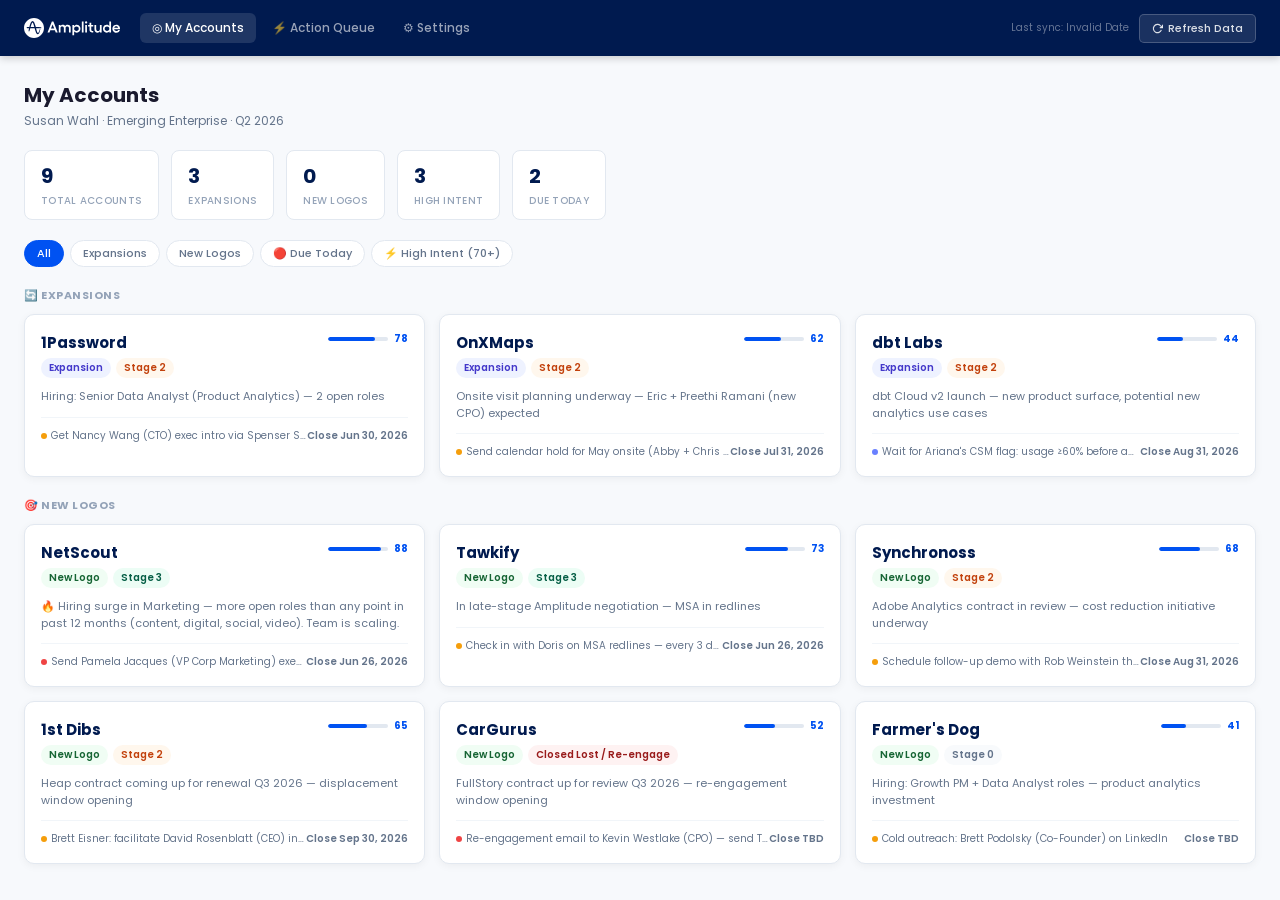
<file: index.html>
<!DOCTYPE html>
<html lang="en">
<head>
  <meta charset="UTF-8" />
  <meta name="viewport" content="width=device-width, initial-scale=1.0" />
  <title>My Accounts — Amplitude AE Dashboard</title>
  <link rel="preconnect" href="https://fonts.googleapis.com">
  <link href="https://fonts.googleapis.com/css2?family=Poppins:wght@300;400;500;600;700&display=swap" rel="stylesheet">
  <style>
/* ── Amplitude Design Tokens ─────────────────────────────────────── */
:root {
  --navy:      #001A4F;
  --blue:      #0052F2;
  --lilac:     #6980FF;
  --teal:      #00B2A9;
  --offwhite:  #F7F9FC;
  --dark:      #1A1A2E;
  --mid:       #64748B;
  --light:     #E2E8F0;
  --surface:   #fff;
  --radius:    10px;
  --shadow:    0 2px 12px rgba(0,0,0,0.07);
}

* { box-sizing: border-box; margin: 0; padding: 0; }

body {
  font-family: 'Poppins', sans-serif;
  background: var(--offwhite);
  color: var(--dark);
  min-height: 100vh;
  font-size: 13px;
}

/* ── Nav ─────────────────────────────────────────────────────────── */
.nav {
  background: var(--navy);
  padding: 0 24px;
  display: flex;
  align-items: center;
  justify-content: space-between;
  height: 56px;
  position: sticky;
  top: 0;
  z-index: 100;
  box-shadow: 0 2px 8px rgba(0,0,0,0.2);
}

.nav-logo img { height: 20px; width: auto; display: block; }

.nav-links {
  display: flex;
  align-items: center;
  gap: 4px;
}

.nav-links a {
  color: rgba(255,255,255,0.6);
  text-decoration: none;
  font-size: 12px;
  font-weight: 500;
  padding: 6px 12px;
  border-radius: 6px;
  transition: all 0.15s;
  display: flex;
  align-items: center;
  gap: 6px;
}

.nav-links a:hover { color: #fff; background: rgba(255,255,255,0.08); }
.nav-links a.active { color: #fff; background: rgba(255,255,255,0.12); }

.nav-right {
  display: flex;
  align-items: center;
  gap: 10px;
}

.refresh-btn {
  background: rgba(255,255,255,0.1);
  border: 1px solid rgba(255,255,255,0.2);
  color: rgba(255,255,255,0.85);
  font-family: 'Poppins', sans-serif;
  font-size: 11px;
  font-weight: 500;
  padding: 5px 12px;
  border-radius: 5px;
  cursor: pointer;
  display: flex;
  align-items: center;
  gap: 5px;
  transition: all 0.15s;
}
.refresh-btn:hover { background: rgba(255,255,255,0.18); }

.last-sync {
  font-size: 10px;
  color: rgba(255,255,255,0.4);
}

/* ── Page wrapper ────────────────────────────────────────────────── */
.page { padding: 24px; max-width: 1400px; margin: 0 auto; }

.page-header {
  margin-bottom: 20px;
}

.page-title {
  font-size: 20px;
  font-weight: 700;
  color: var(--dark);
}

.page-subtitle {
  font-size: 12px;
  color: var(--mid);
  margin-top: 2px;
}

/* ── Card ────────────────────────────────────────────────────────── */
.card {
  background: var(--surface);
  border-radius: var(--radius);
  box-shadow: var(--shadow);
  border: 1px solid var(--light);
}

.card-header {
  padding: 14px 18px 0;
  display: flex;
  align-items: center;
  justify-content: space-between;
}

.card-title {
  font-size: 12px;
  font-weight: 700;
  color: var(--dark);
  display: flex;
  align-items: center;
  gap: 6px;
  text-transform: uppercase;
  letter-spacing: 0.3px;
}

/* ── Badges ──────────────────────────────────────────────────────── */
.badge {
  font-size: 10px;
  font-weight: 600;
  padding: 2px 8px;
  border-radius: 20px;
  display: inline-block;
}

.badge-expansion { background: #EEF2FF; color: #4338CA; }
.badge-land      { background: #F0FDF4; color: #166534; }
.badge-stage2    { background: #FFF7ED; color: #C2410C; }
.badge-stage3    { background: #ECFDF5; color: #065F46; }
.badge-stage0    { background: #F8FAFC; color: #64748B; }
.badge-lost      { background: #FEF2F2; color: #991B1B; }

/* ── Intent score bar ────────────────────────────────────────────── */
.intent-bar {
  display: flex;
  align-items: center;
  gap: 8px;
}

.intent-track {
  flex: 1;
  height: 5px;
  background: var(--light);
  border-radius: 3px;
  overflow: hidden;
}

.intent-fill {
  height: 100%;
  border-radius: 3px;
  background: var(--blue);
}

.intent-score {
  font-size: 11px;
  font-weight: 700;
  color: var(--blue);
  min-width: 28px;
  text-align: right;
}

/* ── Urgency labels ──────────────────────────────────────────────── */
.urg-today { border-left: 3px solid #EF4444; }
.urg-week  { border-left: 3px solid #F59E0B; }
.urg-month { border-left: 3px solid #6980FF; }

.sl-today { background: #FEE2E2; color: #991B1B; font-size: 9px; font-weight: 700; padding: 2px 6px; border-radius: 3px; }
.sl-week  { background: #FEF3C7; color: #92400E; font-size: 9px; font-weight: 700; padding: 2px 6px; border-radius: 3px; }
.sl-month { background: #EEF2FF; color: #4338CA; font-size: 9px; font-weight: 700; padding: 2px 6px; border-radius: 3px; }

/* ── Buttons ─────────────────────────────────────────────────────── */
.btn {
  font-family: 'Poppins', sans-serif;
  font-weight: 600;
  border: none;
  cursor: pointer;
  border-radius: 6px;
  transition: all 0.15s;
  display: inline-flex;
  align-items: center;
  gap: 5px;
}

.btn-primary {
  background: var(--blue);
  color: #fff;
  font-size: 12px;
  padding: 8px 16px;
}
.btn-primary:hover { background: var(--navy); }

.btn-cowork {
  background: var(--blue);
  color: #fff;
  font-size: 11px;
  font-weight: 700;
  padding: 6px 12px;
  border-radius: 6px;
  border: none;
  cursor: pointer;
  font-family: 'Poppins', sans-serif;
  transition: background 0.15s;
}
.btn-cowork:hover { background: var(--navy); }
.btn-cowork.success { background: #059669; }

.btn-ghost {
  background: none;
  color: var(--mid);
  font-size: 11px;
  padding: 5px 10px;
  border: 1px solid var(--light);
}
.btn-ghost:hover { border-color: var(--blue); color: var(--blue); }

/* ── Filter chips ────────────────────────────────────────────────── */
.filters {
  display: flex;
  gap: 6px;
  flex-wrap: wrap;
  margin-bottom: 16px;
}

.chip {
  background: var(--surface);
  border: 1px solid var(--light);
  color: var(--mid);
  font-family: 'Poppins', sans-serif;
  font-size: 11px;
  font-weight: 500;
  padding: 4px 12px;
  border-radius: 20px;
  cursor: pointer;
  transition: all 0.15s;
}
.chip:hover { border-color: var(--blue); color: var(--blue); }
.chip.active { background: var(--blue); color: #fff; border-color: var(--blue); }

/* ── Modal ───────────────────────────────────────────────────────── */
.modal-overlay {
  position: fixed;
  inset: 0;
  background: rgba(10,20,50,0.45);
  z-index: 200;
  display: flex;
  align-items: center;
  justify-content: center;
  padding: 20px;
}

.modal-box {
  background: #fff;
  border-radius: 14px;
  width: 560px;
  max-width: 100%;
  box-shadow: 0 24px 64px rgba(0,0,0,0.22);
  overflow: hidden;
}

.modal-head {
  background: var(--navy);
  padding: 14px 18px;
  display: flex;
  align-items: center;
  justify-content: space-between;
}

.modal-head-title {
  color: #fff;
  font-weight: 700;
  font-size: 14px;
  display: flex;
  align-items: center;
  gap: 8px;
}

.modal-close {
  background: none;
  border: none;
  color: rgba(255,255,255,0.6);
  font-size: 22px;
  cursor: pointer;
  line-height: 1;
}

.modal-body { padding: 20px; }

.modal-cowork-btn {
  display: flex;
  align-items: center;
  justify-content: center;
  gap: 8px;
  width: 100%;
  background: var(--blue);
  color: #fff;
  font-family: 'Poppins', sans-serif;
  font-size: 13px;
  font-weight: 700;
  padding: 11px 18px;
  border-radius: 8px;
  border: none;
  cursor: pointer;
  margin-bottom: 10px;
  transition: background 0.15s;
}
.modal-cowork-btn:hover { background: var(--navy); }
.modal-cowork-btn.success { background: #059669; }

.modal-prompt-hint {
  font-size: 10px;
  color: var(--mid);
  margin-bottom: 8px;
}

.modal-prompt-text {
  background: var(--offwhite);
  border: 1px solid var(--light);
  border-radius: 7px;
  padding: 12px;
  font-size: 11px;
  line-height: 1.6;
  color: var(--dark);
  max-height: 220px;
  overflow-y: auto;
  white-space: pre-wrap;
  margin-bottom: 8px;
}

.modal-copy-btn {
  background: var(--offwhite);
  border: 1px solid var(--light);
  color: var(--mid);
  font-family: 'Poppins', sans-serif;
  font-size: 11px;
  font-weight: 600;
  padding: 6px 14px;
  border-radius: 5px;
  cursor: pointer;
}
.modal-copy-btn.copied { background: #D1FAE5; border-color: #6EE7B7; color: #065F46; }

/* ── Misc helpers ────────────────────────────────────────────────── */
.empty-state {
  text-align: center;
  padding: 60px 20px;
  color: var(--mid);
}

.empty-state h3 { font-size: 15px; margin-bottom: 6px; color: var(--dark); }
.empty-state p  { font-size: 12px; }

.dot-connected { width: 7px; height: 7px; background: #22C55E; border-radius: 50%; display: inline-block; }
.dot-error     { width: 7px; height: 7px; background: #EF4444; border-radius: 50%; display: inline-block; }
.dot-unknown   { width: 7px; height: 7px; background: #94A3B8; border-radius: 50%; display: inline-block; }

</style>
  <style>
    .accounts-grid {
      display: grid;
      grid-template-columns: repeat(auto-fill, minmax(340px, 1fr));
      gap: 14px;
    }

    .account-card {
      background: #fff;
      border-radius: 10px;
      border: 1px solid #E2E8F0;
      box-shadow: 0 2px 8px rgba(0,0,0,0.05);
      padding: 16px;
      cursor: pointer;
      transition: box-shadow 0.15s, border-color 0.15s;
      text-decoration: none;
      display: block;
      color: inherit;
    }
    .account-card:hover {
      box-shadow: 0 6px 24px rgba(0,82,242,0.1);
      border-color: #0052F2;
    }

    .account-card-top {
      display: flex;
      align-items: flex-start;
      justify-content: space-between;
      margin-bottom: 10px;
    }

    .account-name {
      font-size: 15px;
      font-weight: 700;
      color: #001A4F;
    }

    .account-meta {
      display: flex;
      gap: 5px;
      flex-wrap: wrap;
      margin-top: 4px;
    }

    .account-signal {
      margin: 10px 0;
      font-size: 11px;
      color: #64748B;
      line-height: 1.5;
      display: -webkit-box;
      -webkit-line-clamp: 2;
      -webkit-box-orient: vertical;
      overflow: hidden;
    }

    .account-card-bottom {
      display: flex;
      align-items: center;
      justify-content: space-between;
      margin-top: 12px;
      padding-top: 10px;
      border-top: 1px solid #F1F5F9;
    }

    .account-close {
      font-size: 10px;
      color: #94A3B8;
    }

    .account-close span {
      font-weight: 600;
      color: #64748B;
    }

    .intent-mini {
      display: flex;
      align-items: center;
      gap: 6px;
    }

    .intent-mini-track {
      width: 60px;
      height: 4px;
      background: #E2E8F0;
      border-radius: 3px;
      overflow: hidden;
    }

    .intent-mini-fill {
      height: 100%;
      border-radius: 3px;
      background: #0052F2;
    }

    .intent-mini-score {
      font-size: 10px;
      font-weight: 700;
      color: #0052F2;
    }

    .top-action {
      font-size: 10px;
      color: #64748B;
      display: flex;
      align-items: center;
      gap: 4px;
      flex: 1;
      min-width: 0;
    }

    .top-action-text {
      white-space: nowrap;
      overflow: hidden;
      text-overflow: ellipsis;
    }

    .urgency-dot {
      width: 6px;
      height: 6px;
      border-radius: 50%;
      flex-shrink: 0;
    }
    .urgency-dot.today { background: #EF4444; }
    .urgency-dot.week  { background: #F59E0B; }
    .urgency-dot.month { background: #6980FF; }

    .section-label {
      font-size: 11px;
      font-weight: 700;
      color: #94A3B8;
      text-transform: uppercase;
      letter-spacing: 0.5px;
      margin: 20px 0 10px;
    }

    .stat-bar {
      display: flex;
      gap: 12px;
      margin-bottom: 20px;
    }

    .stat-chip {
      background: #fff;
      border: 1px solid #E2E8F0;
      border-radius: 8px;
      padding: 10px 16px;
      display: flex;
      flex-direction: column;
      gap: 2px;
    }

    .stat-chip-val {
      font-size: 20px;
      font-weight: 700;
      color: #001A4F;
    }

    .stat-chip-label {
      font-size: 10px;
      color: #94A3B8;
      font-weight: 500;
      text-transform: uppercase;
      letter-spacing: 0.3px;
    }
  </style>
</head>
<body>
  <div id="app-nav"></div>

  <div class="page">
    <div class="page-header" style="display:flex;align-items:flex-start;justify-content:space-between;">
      <div>
        <div class="page-title">My Accounts</div>
        <div class="page-subtitle">Susan Wahl · Emerging Enterprise · Q2 2026</div>
      </div>
    </div>

    <!-- Stats -->
    <div class="stat-bar" id="statBar"></div>

    <!-- Filters -->
    <div class="filters" id="filters">
      <button class="chip active" onclick="setFilter('all', this)">All</button>
      <button class="chip" onclick="setFilter('expansion', this)">Expansions</button>
      <button class="chip" onclick="setFilter('land', this)">New Logos</button>
      <button class="chip" onclick="setFilter('today', this)">🔴 Due Today</button>
      <button class="chip" onclick="setFilter('high-intent', this)">⚡ High Intent (70+)</button>
    </div>

    <!-- Accounts grid -->
    <div id="accountsGrid"></div>
  </div>

  <div id="actionModal" style="display:none;" class="modal-overlay"></div>

  <script>
// accounts.json — written by Cowork data refresh skill
// Last updated: manually seeded
// DO NOT edit by hand — regenerated by Cowork on each refresh

const ACCOUNTS = {
  "1Password": {
    type: "Expansion", stage: "Stage 2",
    accountSummary: "Strong expansion candidate — Nancy Wang (CTO) owns AI-first mandate and the $200K ITOM use case budget. AI just approved for EU org, CSMs being onboarded. Best window in 12 months to push volume expansion + Experimentation/PSP upsell.",
    linkedin: [
      { name: "Nancy Wang", title: "Chief Technology Officer", relevance: "buyer", note: "Key exec target — needs to validate volume expansion. Spenser Skates intro TBD.", li: "#" },
      { name: "Lauren Attewell", title: "Head of Legal & Admin", relevance: "influencer", note: "Controls contract + procurement process.", li: "#" },
      { name: "Pedro Canahuati", title: "SVP Engineering", relevance: "influencer", note: "Engineering leader who owns the platform — cares about data depth.", li: "#" },
      { name: "Jeff Shiner", title: "CEO", relevance: "buyer", note: "Ultimate economic buyer for expansion of this size.", li: "#" },
      { name: "Akshay Bhargava", title: "Chief Product Officer", relevance: "influencer", note: "Product org owns Amplitude usage — potential champion if engaged.", li: "#" },
    ],
    zoominfo: {
      company: "1Password", industry: "Cybersecurity / SaaS", employees: "~800", hq: "Toronto, ON", revenue: "$320M+ ARR", funding: "Series C — $620M",
      website: "1password.com",
      techStack: [{ name: "Amplitude ✓", type: "amplitude" }, { name: "Segment", type: "normal" }, { name: "Snowflake", type: "normal" }, { name: "dbt", type: "normal" }, { name: "Looker", type: "normal" }, { name: "Pendo ⚠", type: "competitor" }, { name: "Zendesk", type: "normal" }],
      signals: [{ date: "Apr 2026", text: "Hiring: Senior Data Analyst (Product Analytics) — 2 open roles" }, { date: "Mar 2026", text: "Launched 1Password Extended Access Management — new product line" }, { date: "Feb 2026", text: "CTO Nancy Wang joined from Meta — first full quarter in seat" }]
    },
    salesforce: {
      oppName: "1Password — Platform Expansion Q2 2026", stage: "Stage 2 — Value Validation",
      closeDate: "Jun 30, 2026", lastActivity: "Apr 8, 2026",
      nextSteps: "Set up exec meeting between Nancy Wang (CTO) and Spenser Skates to validate volume expansion use case. Lauren Attewell managing legal review. Send revised order form by Apr 25.",
      activities: [{ type: "Call", date: "Apr 8", note: "Discovery with Lauren — expansion interest confirmed, legal review flagged" }, { type: "Email", date: "Mar 28", note: "Sent usage report showing 40% growth in tracked events vs contract tier" }, { type: "Meeting", date: "Mar 15", note: "QBR with Ariana (CSM) + 1Password — expansion path agreed in principle" }]
    },
    sixsense: {
      score: 78, stage: "Decision",
      personas: ["Product Analytics", "Data Engineering", "C-Suite / Finance"],
      keywords: ["product analytics platform", "user behavior tracking", "feature adoption metrics", "data warehouse analytics", "volume pricing analytics"],
      activities: [{ date: "Apr 13", type: "web", label: "Web Visit", text: "Pricing page — 4 visits this week by 3 unique users" }, { date: "Apr 11", type: "content", label: "Content", text: "Downloaded 'Scaling Analytics with Amplitude' enterprise guide" }, { date: "Apr 9", type: "search", label: "Search", text: "Researching 'amplitude enterprise pricing' + 'analytics seat pricing'" }, { date: "Apr 7", type: "web", label: "Web Visit", text: "Customer stories page — focused on security/SaaS case studies" }]
    },
    mutiny: {
      identified: true, lastSeen: "Apr 13, 2026", visits: 7,
      segment: "High-Growth SaaS — Data-Heavy Teams", persona: "Enterprise Analytics Buyer",
      pages: [{ url: "/product/analytics", personalization: "Product Analytics for Security SaaS", engagement: "high" }, { url: "/pricing", personalization: "Enterprise Volume Pricing", engagement: "high" }, { url: "/customers/security", personalization: "Security Industry Case Studies", engagement: "med" }],
      recommendation: "They've hit pricing 4x this week and read the enterprise guide. Lead your next outreach with volume pricing transparency and a side-by-side of current contract vs expansion tier. Reference Okta or Cloudflare as a security-adjacent expansion story."
    },
    buyingMap: {
      focus: ["Nancy Wang", "Akshay Bhargava", "Lauren Attewell"],
      focusNote: "At Stage 2 you need exec validation (Nancy), a product champion (Akshay), and legal coverage (Lauren) to move forward.",
      tiers: [
        { label: "C-Suite / Economic Buyers", people: [
          { name: "Nancy Wang", title: "Chief Technology Officer", role: "Economic Buyer", status: "target", priority: true, note: "First priority — needs exec intro via Spenser Skates. Not yet connected.", li: "#" },
          { name: "Jeff Shiner", title: "CEO", role: "Final Approver", status: "unknown", priority: false, note: "May be required for expansion of this size.", li: "#" },
          { name: "Akshay Bhargava", title: "Chief Product Officer", role: "Champion Candidate", status: "target", priority: true, note: "Product org owns Amplitude usage. Potential champion if engaged.", li: "#" },
        ]},
        { label: "Technical / Influencers", people: [
          { name: "Pedro Canahuati", title: "SVP Engineering", role: "Technical Evaluator", status: "unknown", priority: false, note: "Engineering platform owner. Loop in if technical objections arise.", li: "#" },
        ]},
        { label: "Legal / Procurement", people: [
          { name: "Lauren Attewell", title: "Head of Legal & Admin", role: "Gatekeeper", status: "engaged", priority: true, note: "Actively managing contract review. Relationship is solid.", li: "#" },
        ]}
      ]
    },
    nextSteps: [
      { p:1, urgency:"week", type:"call",     title:"Get Nancy Wang (CTO) exec intro via Spenser Skates",    why:"6sense: Decision stage, pricing page hit 4x this week. First full quarter as CTO — prime window to shape her Amplitude view.", who:["Susan","Spenser Skates"], action:"write-email",  cta:"Draft Intro Ask" },
      { p:2, urgency:"week", type:"email",    title:"Send Lauren Attewell revised order form w/ volume pricing options", why:"Legal review is active. Getting the order form in front of her unblocks contract progress directly.", who:["Susan"], action:"write-email", cta:"Write Email" },
      { p:3, urgency:"week", type:"linkedin", title:"Connect with Akshay Bhargava (CPO) on LinkedIn",        why:"Product org hit pricing + feature pages multiple times. CPO is the natural product champion — don't leave this uncovered.", who:["Susan"], action:"sequence",    cta:"Build Sequence" },
      { p:4, urgency:"month",type:"deck",     title:"Build expansion deck: current usage vs expansion tier",  why:"Nancy meeting needs an exec-ready story with ROI clearly laid out before she'll sponsor the expansion.", who:["Susan"], action:"deck",         cta:"Create Deck" },
    ]
  },

  "NetScout": {
    type: "New Logo", stage: "Stage 3",
    accountSummary: "$200K POC at Stage 3 — highest intent account in the book (88/100). Pamela Jacques (VP Marketing, economic buyer) approval is the gating item. ⚠️ Adobe competitive objection in Ali's inbox needs a response before the exec demo.",
    linkedin: [
      { name: "Aliasgar Amin", title: "Director, Digital Experience & Analytics", relevance: "champion", note: "Internal champion — driving the POC. Primary prospect in Outreach.", li: "https://www.linkedin.com/in/aliasgar-amin/" },
      { name: "Pamela Jacques", title: "VP, Corporate Marketing", relevance: "buyer", note: "Economic buyer — approval is gating per SF notes. Next action: exec brief + pricing conversation.", li: "https://app.zoominfo.com/#/apps/profile/person/17326059451" },
      { name: "Belinda Yung-Rubke", title: "Global VP, Area, Customer Marketing", relevance: "champion", note: "Data champion — Michael and Don report to her. Key technical sign-off on marketing use cases.", li: "https://app.zoominfo.com/#/apps/profile/person/1679298952" },
      { name: "Jean Bua", title: "CFO", relevance: "buyer", note: "Controls final budget approval. ZI accuracy score 92 — email verified. Not yet in conversation.", li: "https://app.zoominfo.com/#/apps/profile/person/1265551392" },
      { name: "Sanjay Munshi", title: "Chief Operating Officer", relevance: "influencer", note: "COO — will care about adoption and operational ROI. ZI accuracy 98.", li: "https://app.zoominfo.com/#/apps/profile/person/1324207783" },
    ],
    zoominfo: {
      company: "NETSCOUT Systems, Inc.", industry: "Networking Software / Cybersecurity", employees: "2,102", hq: "Westford, MA", revenue: "$861M (NASDAQ: NTCT)", funding: "Public — Founded 1984",
      website: "netscout.com",
      techStack: [{ name: "Tableau ⚠", type: "competitor" }, { name: "Google Analytics ⚠", type: "competitor" }, { name: "Salesforce", type: "normal" }, { name: "Marketo", type: "normal" }, { name: "AWS", type: "normal" }, { name: "ServiceNow", type: "normal" }],
      signals: [{ date: "Mar 24 '26", text: "🔥 Hiring surge in Marketing — more open roles than any point in past 12 months (content, digital, social, video). Team is scaling." }, { date: "Mar 23 '26", text: "MWC 2026: DDoS + AI-driven cybersecurity positioning. Darren Anstee quoted in Technology Magazine." }, { date: "Feb 12 '26", text: "Positioning as AI-driven defense platform for 2026 — AI security commentary from Gaurav Mohan." }]
    },
    salesforce: {
      oppName: "NETSCOUT | Land | -", stage: "Stage 3 — Business & Technical Evaluation",
      closeDate: "Jun 26, 2026", lastActivity: "Apr 14, 2026",
      nextSteps: "4.2.26 — Commercials + POC scope kick-off call with Ali Amin. Key items to confirm: economic buyer (Pamela — approval is gating), binary success criteria, committed Go/No-Go decision date, full buying committee (Marketing: Michael/Don + IT parallel demos). POC structure: 3-week POC + 90-day opt-out per Ali's request. Next: brief Pamela on pricing, schedule exec demo.",
      activities: [{ type: "Call", date: "Apr 2", note: "Commercials + POC scope kick-off with Ali. Confirmed 3-week POC + 90-day opt-out structure. Exec demo with Pamela TBD." }, { type: "Demo", date: "Mar 5", note: "Follow-up demo to finish features + demo of current analytics flow with Ali's team." }, { type: "Demo", date: "Mar 4", note: "Initial POC demo — Ali confirmed strong interest, escalating to Pamela for exec alignment." }]
    },
    sixsense: {
      score: 88, stage: "Purchase",
      personas: ["Product Management", "Data & Analytics", "Marketing / CMO"],
      keywords: ["product analytics enterprise", "user journey analytics", "amplitude vs tableau", "digital experience analytics", "POC analytics platform"],
      activities: [{ date: "Apr 14", type: "web", label: "Web Visit", text: "ROI calculator page — 2 sessions today from Westford IP" }, { date: "Apr 12", type: "content", label: "Content", text: "Watched 'Amplitude for Enterprise' webinar (full 47 min)" }, { date: "Apr 11", type: "search", label: "Search", text: "Comparing 'amplitude vs tableau for product analytics'" }, { date: "Apr 9", type: "web", label: "Web Visit", text: "Security & compliance page — 3 unique visitors" }]
    },
    mutiny: {
      identified: true, lastSeen: "Apr 14, 2026", visits: 12,
      segment: "Enterprise New Eval — High Urgency", persona: "Enterprise POC Stage",
      pages: [{ url: "/product/data-management", personalization: "Enterprise Data Governance", engagement: "high" }, { url: "/roi-calculator", personalization: "Enterprise ROI Calculator", engagement: "high" }, { url: "/security", personalization: "Enterprise Security & Compliance", engagement: "high" }],
      recommendation: "Most engaged account in your book — 12 website visits, full webinar watch. Pamela's team hit the ROI calculator today. Send exec brief TODAY with ROI estimate pre-filled for NetScout's scale. Strike while hot."
    },
    buyingMap: {
      focus: ["Pamela Jacques", "Aliasgar Amin", "Belinda Yung-Rubke"],
      focusNote: "POC stage requires your champion (Ali) driving evaluation, Belinda signing off on marketing use cases, and Pamela (VP Corp Marketing) aligned as economic buyer before you can advance.",
      tiers: [
        { label: "Economic Buyer / Exec Sponsors", people: [
          { name: "Pamela Jacques", title: "VP, Corporate Marketing", role: "Economic Buyer", status: "target", priority: true, note: "Approval is gating per SF notes. Needs exec brief + pricing conversation. ZoomInfo confirmed contact.", li: "https://app.zoominfo.com/#/apps/profile/person/17326059451" },
          { name: "Jean Bua", title: "CFO", role: "Budget Holder", status: "unknown", priority: false, note: "Final budget sign-off. ZI accuracy 92, email verified. Not yet engaged.", li: "https://app.zoominfo.com/#/apps/profile/person/1265551392" },
          { name: "Sanjay Munshi", title: "Chief Operating Officer", role: "Influencer", status: "unknown", priority: false, note: "Will weigh in on operational ROI and adoption plan.", li: "https://app.zoominfo.com/#/apps/profile/person/1324207783" },
        ]},
        { label: "Champion / Evaluation Team", people: [
          { name: "Aliasgar Amin", title: "Director, Digital Experience & Analytics", role: "Champion", status: "engaged", priority: true, note: "Primary prospect in Outreach. Driving the POC — confirmed 3-week structure + 90-day opt-out.", li: "https://www.linkedin.com/in/aliasgar-amin/" },
          { name: "Belinda Yung-Rubke", title: "Global VP, Area, Customer Marketing", role: "Technical Sign-off", status: "engaged", priority: true, note: "Data champion. Michael and Don report to her. Key gatekeeper for marketing analytics use cases.", li: "https://app.zoominfo.com/#/apps/profile/person/1679298952" },
        ]}
      ]
    },
    nextSteps: [
      { p:1, urgency:"today", type:"email",   title:"Send Pamela Jacques (VP Corp Marketing) exec brief — do this TODAY",      why:"She's the economic buyer gating the POC. Intent is high (88 score), and ZoomInfo confirms NetScout is on a marketing hiring surge right now — perfect hook for the ROI conversation.", who:["Susan"], action:"write-email", cta:"Write Email Now" },
      { p:2, urgency:"week",  type:"deck",    title:"Build POC success deck for Pamela's exec sponsorship",   why:"CMO sponsorship requires polished enterprise materials. Ali can't advance the POC without exec backing from Pamela.", who:["Susan"], action:"deck",       cta:"Create Deck" },
      { p:3, urgency:"week",  type:"meeting", title:"Schedule Belinda's team follow-up demo (week of Apr 21)", why:"POC success criteria set — demo is the next gate for technical buy-in before Pamela signs off.", who:["Susan","Becca Abusharkh"], action:"write-email", cta:"Draft Invite" },
      { p:4, urgency:"week",  type:"call",    title:"Eddie: prep technical architecture doc by Apr 18",       why:"POC requires this for Belinda's team to validate the integration plan. Hard dependency on timeline.", who:["Susan","Eddie Chiang"], action:"sfnotes", cta:"Log in SF" },
    ],
    slackContext: `From Slack (#ext-netscout-amplitude + internal DMs):
• External channel #ext-netscout-amplitude active with Ali and Eddie — Eddie shared ZoomInfo WebSights data governance doc directly with Ali
• Ali explicitly emailed requesting Becca lead the IT team demo: "the IT team requirements are very specific and nuanced, and I would highly recommend Becca being on this call"
• ⚠️ Adobe rep sent Ali a document arguing "Amplitude is not a good match for our requirements" — Ali forwarded it to Susan asking for her response. This objection needs to be addressed directly.
• SF pipeline hygiene flag: NetScout Next Steps were last updated 2026-03-05 — flagged as stale by pipeline ops`,
    gmailContext: `From Gmail:
• IT demo took place Apr 8 — Harsha Silina (NetScout IT) + 12 attendees; Shawn shared Granola notes for that meeting
• Active email thread with Ali about IT demo scheduling (Harsha Silina coordinating); Susan confirmed Becca will lead
• Amplitude + NETSCOUT workspace visits logged Apr 7 + Apr 11 — anonymous visitor activity`,
    granolaContext: `From your Granola meeting notes:
• Pamela (VP Marketing) reports directly to CEO and has veto power — "If she doesn't like something, it's an instant no"
• Ali's demo coaching: put Becca front and center for the Pamela demo; lead with AI capabilities (CEO has a company-wide AI mandate and told Ali the current stack is "getting outdated"); frame around gap analysis, NOT ROI — "sales never credits marketing anyway"
• ZoomInfo integration is NON-NEGOTIABLE — currently 20% match rate; account-level journey analysis (AT&T vs Verizon on-site behavior) is Pamela's core use case
• Bot filtering is a major pain point: 150K bot sessions/month
• POC success criteria: API delta ≤10-15%, session count parity (~120-150K sessions/month), ZoomInfo match rate
• Vendor approval process: estimated 4-6 weeks minimum; AI committee review needed for PII (workaround: opt out of AI features initially to accelerate)
• MouseFlow contract locked until Feb 2027; budget pressure — GA4 is free, must justify spend vs. Adobe Analytics
• Pamela demo targeting the week after Ali's pricing review with her; onsite at Waltham HQ floated as an option`
  },

  "Tawkify": {
    type: "New Logo", stage: "Stage 3",
    accountSummary: "$75K deal in legal — MSA in redlines with Doris. ⚡ Call with Doris happened TODAY, Kaia summary just landed. Data infrastructure is the blockers (Leo stretched thin). Close target Jun 26, CEO countersign needed.",
    linkedin: [
      { name: "Doris Lin", title: "Head of Product", relevance: "champion", note: "Main contact — driving the deal. High urgency, close date Jun 26.", li: "#" },
      { name: "Kenneth Shaw", title: "CEO & Co-Founder", relevance: "buyer", note: "Co-founder, likely final approver for $75K contract.", li: "#" },
      { name: "Michelle Jacoby", title: "COO", relevance: "buyer", note: "Operational leader — owns vendor decisions alongside Doris.", li: "#" },
    ],
    zoominfo: {
      company: "Tawkify", industry: "Consumer Marketplace / Matchmaking", employees: "~80", hq: "San Francisco, CA", revenue: "$15–30M est.", funding: "Series B — $12M",
      website: "tawkify.com",
      techStack: [{ name: "Mixpanel ⚠", type: "competitor" }, { name: "Stripe", type: "normal" }, { name: "HubSpot", type: "normal" }, { name: "Segment", type: "normal" }, { name: "AWS", type: "normal" }],
      signals: [{ date: "Apr 2026", text: "In late-stage Amplitude negotiation — MSA in redlines" }, { date: "Mar 2026", text: "Hired Head of Growth — signals investment in conversion optimization" }, { date: "Feb 2026", text: "Mixpanel contract up for renewal Q2 2026 — displacement timing now" }]
    },
    salesforce: {
      oppName: "Tawkify — New Logo $75K", stage: "Stage 3 — Legal / Negotiation",
      closeDate: "Jun 26, 2026", lastActivity: "Apr 11, 2026",
      nextSteps: "MSA in redlines with Doris. Confirm final scope (Analytics + Session Replay). Legal to review by Apr 18. Target signature Jun 20 — 1 week buffer before close date.",
      activities: [{ type: "Contract", date: "Apr 11", note: "Sent MSA + order form to Doris for legal review" }, { type: "Call", date: "Apr 4", note: "Negotiation — agreed $75K, 12-month, Analytics + Session Replay" }, { type: "Demo", date: "Mar 28", note: "Final demo with Doris + CEO Kenneth — strong close signal" }]
    },
    sixsense: {
      score: 73, stage: "Decision",
      personas: ["Product Management", "Executive / C-Suite"],
      keywords: ["amplitude pricing", "session replay analytics", "mixpanel alternative", "product analytics startup"],
      activities: [{ date: "Apr 12", type: "web", label: "Web Visit", text: "Session replay product page — 2 visits from SF IP" }, { date: "Apr 10", type: "content", label: "Content", text: "Read 'Replacing Mixpanel with Amplitude' migration guide" }, { date: "Apr 8", type: "search", label: "Search", text: "Searching 'amplitude session replay pricing'" }]
    },
    mutiny: {
      identified: true, lastSeen: "Apr 12, 2026", visits: 8,
      segment: "Mid-Market Startup — Displacement Eval", persona: "Startup Product & Exec Buyer",
      pages: [{ url: "/product/session-replay", personalization: "Session Replay for Consumer Apps", engagement: "high" }, { url: "/pricing", personalization: "Startup & Growth Pricing", engagement: "high" }, { url: "/vs/mixpanel", personalization: "Amplitude vs Mixpanel", engagement: "high" }],
      recommendation: "They're reading the Mixpanel migration guide and checking Session Replay pricing. Deal is in legal — but reinforce confidence. Send Doris a 1-pager on migration timeline + what Mixpanel customers say post-switch. Removes last-minute cold feet."
    },
    buyingMap: {
      focus: ["Doris Lin", "Kenneth Shaw"],
      focusNote: "Stage 3 — deal is in legal. Doris is your champion driving it over the line. Kenneth (CEO) needs to countersign. Keep both warm and unblock anything immediately.",
      tiers: [
        { label: "Executive / Final Approvers", people: [
          { name: "Kenneth Shaw", title: "CEO & Co-Founder", role: "Final Approver", status: "target", priority: true, note: "Co-founder sign-off required. Warm from final demo — send brief check-in.", li: "#" },
          { name: "Michelle Jacoby", title: "COO", role: "Operational Sign-off", status: "unknown", priority: false, note: "May be looped into contract review — not yet engaged directly.", li: "#" },
        ]},
        { label: "Champion / Deal Driver", people: [
          { name: "Doris Lin", title: "Head of Product", role: "Champion", status: "engaged", priority: true, note: "Driving deal through legal. High urgency — check in every 3 days max.", li: "#" },
        ]}
      ]
    },
    nextSteps: [
      { p:1, urgency:"week",  type:"email",   title:"Check in with Doris on MSA redlines — every 3 days",    why:"Stage 3 in legal. 73 intent, still reading migration guides. Check in keeps momentum and removes blockers before they stall.", who:["Susan"], action:"write-email", cta:"Write Check-in" },
      { p:2, urgency:"week",  type:"email",   title:"Send Doris: Mixpanel → Amplitude migration 1-pager",    why:"Mutiny shows she's reading migration content. Remove last-minute cold feet with a clear migration timeline + customer quote.", who:["Susan"], action:"write-email", cta:"Draft 1-Pager" },
      { p:3, urgency:"week",  type:"call",    title:"Prep Kenneth Shaw (CEO) countersign package",            why:"Stage 3 — CEO countersign required. Getting the package ready removes a delay risk at the finish line.", who:["Susan"], action:"deck",       cta:"Prep Package" },
    ],
    slackContext: `From Slack (#ext-amplitude-tawkify + internal DMs):
• External channel #ext-amplitude-tawkify exists — created for Tawkify/Arrows + Amplitude planning
• Tawkify's stated stack vision: BigQuery as single source of truth, Looker as BI tool, Amplitude as behavioral analytics layer
• Biggest pain point: manual marketing campaign tracking through Google Sheets
• Current tools: Mixpanel, Optimizely, Segment, GTM
• Key funnels to track: onboarding (both platforms), profile completion, new commerce conversion
• SF hygiene: Tawkify next steps also flagged as stale in pipeline hygiene report`,
    gmailContext: `From Gmail:
• ⚡ Call with Doris happened TODAY (Apr 14, 11am-11:20am PDT) — Outreach Kaia summary just landed in inbox. Read it before any follow-up.
• Tawkify Assistant joined the Zoom — recording likely available`,
    granolaContext: `From your Granola meeting notes:
• Doris is the champion; Leo (data engineer) is stretched thin supporting 3 areas — data infrastructure is the real blocker
• Chicken-and-egg situation: need data investment to show value, need buy-in to invest
• Previous Amplitude account hit 50K MTU limit (Nov 2025) — address this proactively in any conversation
• Susan is sending Segment integration guide + AI quick-start tool; Doris to attempt Segment connection independently`
  },

  "OnXMaps": {
    type: "Expansion", stage: "Stage 2",
    accountSummary: "Good expansion candidate — onsite being planned (target core week). Nate Crook just introduced Preethi Ramani (new CPO) to Amplitude EAB. 5 draft outreach emails to team members are ready to send. AI feature adoption at 30% vs 50% target is the gap to close.",
    linkedin: [
      { name: "Abby Minrath", title: "Director, Product Analytics", relevance: "champion", note: "Main contact — deeply aligned on expansion value.", li: "#" },
      { name: "Chris Borg", title: "VP Data & Analytics", relevance: "buyer", note: "Owns the analytics budget. Needs a compelling story.", li: "#" },
      { name: "Preethi Ramani", title: "Chief Product Officer (new)", relevance: "buyer", note: "New CPO — first 90 days. Priority exec target. Nate Crook connection.", li: "#" },
      { name: "Eric Siegfried", title: "CEO", relevance: "influencer", note: "Founder/CEO — onsite planned, validates strategic direction.", li: "#" },
    ],
    zoominfo: {
      company: "onX Maps", industry: "Outdoor Recreation / Mobile Apps", employees: "~250", hq: "Missoula, MT", revenue: "$80M+ est.", funding: "Private — PE-backed",
      website: "onxmaps.com",
      techStack: [{ name: "Amplitude ✓", type: "amplitude" }, { name: "Snowflake", type: "normal" }, { name: "dbt", type: "normal" }, { name: "Looker", type: "normal" }, { name: "Braze", type: "normal" }, { name: "AppsFlyer", type: "normal" }],
      signals: [{ date: "Apr 2026", text: "Onsite visit planning underway — Eric + Preethi Ramani (new CPO) expected" }, { date: "Mar 2026", text: "OnX Backcountry product in beta — new analytics use case" }, { date: "Feb 2026", text: "Preethi Ramani joined as CPO — reviewing product analytics stack" }]
    },
    salesforce: {
      oppName: "OnXMaps — Platform Expansion (New Products)", stage: "Stage 2 — Discovery",
      closeDate: "Jul 31, 2026", lastActivity: "Apr 7, 2026",
      nextSteps: "Schedule onsite with Abby + Chris Borg + Preethi Ramani. Nate Crook to do exec intro with Preethi before visit. Prepare product expansion use case deck for Backcountry + Hunt. Target onsite in May.",
      activities: [{ type: "Call", date: "Apr 7", note: "Check-in with Abby — onsite confirmed for late May, Preethi open to meeting" }, { type: "Email", date: "Mar 31", note: "Sent new product analytics overview — Abby shared with Chris Borg" }, { type: "Meeting", date: "Mar 20", note: "EBR with Ariana (CSM) + onX — expansion path clear" }]
    },
    sixsense: {
      score: 62, stage: "Consideration",
      personas: ["Product Analytics", "Executive / CPO"],
      keywords: ["amplitude new products", "multi-product analytics", "outdoor app analytics", "mobile analytics platform"],
      activities: [{ date: "Apr 10", type: "web", label: "Web Visit", text: "Multi-product analytics page — Preethi's team browsing" }, { date: "Apr 7", type: "content", label: "Content", text: "Read 'Scaling Analytics Across Product Lines' guide" }, { date: "Apr 4", type: "web", label: "Web Visit", text: "Amplitude for mobile apps page — 2 visits" }]
    },
    mutiny: {
      identified: true, lastSeen: "Apr 10, 2026", visits: 5,
      segment: "Current Customer — Expansion Candidate", persona: "Multi-Product Analytics Buyer",
      pages: [{ url: "/product/multi-product", personalization: "Analytics Across Product Lines", engagement: "high" }, { url: "/customers/mobile", personalization: "Mobile-First Success Stories", engagement: "med" }, { url: "/product/experiment", personalization: "Experimentation for New Products", engagement: "low" }],
      recommendation: "Preethi is browsing multi-product content — she's evaluating whether to standardize analytics across Hunt, Backcountry, and Fishing. Lead the onsite with a live demo across all 3 products. Show unified dashboards as the headline story."
    },
    buyingMap: {
      focus: ["Preethi Ramani", "Chris Borg", "Abby Minrath"],
      focusNote: "Expansion needs CPO buy-in (Preethi — new in seat, prime window), budget owner alignment (Chris), and champion enablement (Abby). Onsite is your catalyst.",
      tiers: [
        { label: "Executive Tier", people: [
          { name: "Preethi Ramani", title: "Chief Product Officer (new)", role: "Economic Buyer", status: "target", priority: true, note: "New CPO — first 90 days. Prime window for influence. Nate Crook intro key.", li: "#" },
          { name: "Eric Siegfried", title: "CEO", role: "Exec Sponsor", status: "target", priority: false, note: "Will attend onsite — relationship builder. Not a blocker but great for deal gravity.", li: "#" },
        ]},
        { label: "Budget / Analytics Leadership", people: [
          { name: "Chris Borg", title: "VP Data & Analytics", role: "Budget Owner", status: "target", priority: true, note: "Owns the analytics budget. Abby has shared deck with him — needs direct outreach.", li: "#" },
        ]},
        { label: "Champion", people: [
          { name: "Abby Minrath", title: "Director, Product Analytics", role: "Champion", status: "engaged", priority: true, note: "Your inside champion. Keep her enabled and ahead of Preethi's questions.", li: "#" },
        ]}
      ]
    },
    nextSteps: [
      { p:1, urgency:"week",  type:"meeting", title:"Send calendar hold for May onsite (Abby + Chris + Preethi)", why:"Onsite is confirmed in principle — locking the date makes it real for all three stakeholders and protects your timeline.", who:["Susan"], action:"write-email", cta:"Draft Invite" },
      { p:2, urgency:"week",  type:"call",    title:"Nate Crook: exec intro with Preethi Ramani (new CPO)",   why:"New CPO in first 90 days — this is the highest-leverage moment to shape her Amplitude story. Nate is the right connector.", who:["Susan","Nate Crook"], action:"write-email", cta:"Draft Intro Ask" },
      { p:3, urgency:"month", type:"deck",    title:"Build multi-product expansion deck for onsite",           why:"Hunt + Backcountry + Fishing — needs a unified analytics vision for Preethi. This is the centerpiece of the onsite.", who:["Susan"], action:"deck", cta:"Create Deck" },
      { p:4, urgency:"week",  type:"linkedin","title":"Direct outreach to Chris Borg (VP Data) before onsite", why:"Budget owner needs a direct touch before onsite, not just Abby relaying messages. Build the relationship now.", who:["Susan"], action:"sequence", cta:"Draft LinkedIn" },
    ],
    slackContext: `From Slack:
• Susan added onXMaps (org id 22304) to #epd-gtm-outreach for product-led outreach enablement
• Brett Eisner available to help prep for onsite — asked for access to a sheet to get familiar`,
    gmailContext: `From Gmail:
• ⚡ 5 draft emails sitting unsent to onXMaps contacts: Maria Holden (Ford partnership analytics), Karlie Hays (Fish Dashboard), Toni Kljucevic (Experiment Analysis notebook), Derrick Nguyen (running experiments but not in Amplitude Experiment), Sophie Dilzell (Full Map vs MVP test) — these are ready to send
• ⚡ Nate Crook already emailed Preethi Ramani (new CPO) Apr 13 about the Amplitude Executive Advisory Board 2026 in San Diego — exec intro is in motion`,
    granolaContext: `From your Granola meeting notes:
• Only 30% of active users are using AI features vs. a 50% target — configure AI Controls (org-level + project-level context, event taxonomy/data dictionary uploads), especially important given onX's complex subscription event definitions
• Onsite plan: model after Ariana's half-day format (general intro + AI accelerator + team-specific sessions); target an onX "core week" for maximum attendance; key to get Chris Borg there
• Slack integration needs a refresh since the AI rollout — Ariana sent the link to Abby to follow up with IT
• Next monthly agenda: align around AI roadmap + agent demos, position it for Chris's attendance`
  },

  "dbt Labs": {
    type: "Expansion", stage: "Stage 2",
    accountSummary: "Not ready for expansion pitch yet — usage at ~45%, need 60%+ before commercial push. Ariana (CSM) owns this track. Monitor for dbt Cloud v2 launch as the natural trigger. Bi-weekly sync with Kate Doebler is active.",
    linkedin: [
      { name: "Kate Doebler", title: "Head of Data & Analytics", relevance: "champion", note: "Main contact — usage depth needs to increase before expansion pitch.", li: "#" },
      { name: "Tristan Handy", title: "CEO & Founder", relevance: "buyer", note: "Founder-led — likely involved in any significant platform expansion.", li: "#" },
      { name: "Drew Banin", title: "Chief Product Officer", relevance: "influencer", note: "Product leader — owns analytics use case within dbt Cloud.", li: "#" },
    ],
    zoominfo: {
      company: "dbt Labs", industry: "Data Infrastructure / Dev Tools", employees: "~400", hq: "Philadelphia, PA (Remote)", revenue: "$100M+ ARR est.", funding: "Series D — $222M",
      website: "getdbt.com",
      techStack: [{ name: "Amplitude ✓", type: "amplitude" }, { name: "Snowflake", type: "normal" }, { name: "Looker", type: "normal" }, { name: "Segment", type: "normal" }, { name: "Linear", type: "normal" }, { name: "Slack", type: "normal" }],
      signals: [{ date: "Apr 2026", text: "dbt Cloud v2 launch — new product surface, potential new analytics use cases" }, { date: "Mar 2026", text: "Hiring: 4 Product Managers across core product + developer experience" }, { date: "Feb 2026", text: "Deepened Snowflake partnership — data infrastructure investment signals" }]
    },
    salesforce: {
      oppName: "dbt Labs — Analytics Expansion", stage: "Stage 2 — Usage Review",
      closeDate: "Aug 31, 2026", lastActivity: "Mar 25, 2026",
      nextSteps: "Hold until usage improves (Ariana's CSM review: target 60%+ feature adoption). Check in with Kate in May. Ariana to flag when threshold is hit.",
      activities: [{ type: "Call", date: "Mar 25", note: "Sync with Ariana — usage at 45%, not ready for expansion yet" }, { type: "Email", date: "Mar 10", note: "Check-in with Kate — positive but no urgency" }, { type: "Meeting", date: "Feb 28", note: "QBR — adoption gaps identified in Experiment + Pathfinder" }]
    },
    sixsense: {
      score: 44, stage: "Awareness",
      personas: ["Data Engineering", "Product Management"],
      keywords: ["amplitude features", "analytics adoption", "product analytics best practices"],
      activities: [{ date: "Apr 5", type: "web", label: "Web Visit", text: "Amplitude Academy page — 2 visits from Kate's team" }, { date: "Mar 28", type: "content", label: "Content", text: "Read 'Getting More from Amplitude' best practices guide" }]
    },
    mutiny: {
      identified: true, lastSeen: "Apr 5, 2026", visits: 3,
      segment: "Current Customer — Nurture / Adoption", persona: "Customer Success Expansion",
      pages: [{ url: "/academy", personalization: "Analytics Maturity Resources", engagement: "med" }, { url: "/product/experiment", personalization: "Experimentation Platform", engagement: "low" }],
      recommendation: "Low urgency signal — this account needs adoption work before expansion pitch. Ariana's CSM track is the right play. Check back in May when usage hopefully hits 60%+. Don't push commercially yet."
    },
    buyingMap: {
      focus: ["Kate Doebler"],
      focusNote: "Not ready for expansion commercially. Focus entirely on Kate — help her drive adoption and become the internal Amplitude champion before any commercial conversation.",
      tiers: [
        { label: "Executive Tier", people: [
          { name: "Tristan Handy", title: "CEO & Founder", role: "Final Approver", status: "unknown", priority: false, note: "Founder-led — will be involved for large expansion. Not time yet.", li: "#" },
          { name: "Drew Banin", title: "Chief Product Officer", role: "Influencer", status: "unknown", priority: false, note: "Product leader — could be an expansion champion later. Not yet engaged.", li: "#" },
        ]},
        { label: "Current Contact", people: [
          { name: "Kate Doebler", title: "Head of Data & Analytics", role: "Champion", status: "engaged", priority: true, note: "Only active contact. Usage at 45% — help her improve adoption first.", li: "#" },
        ]}
      ]
    },
    nextSteps: [
      { p:1, urgency:"month", type:"call",  title:"Wait for Ariana's CSM flag: usage ≥60% before any commercial push", why:"Premature expansion pitch at 45% usage will backfire. Ariana owns this track — let her do the work.", who:["Ariana Henck (CSM)"], action:"sfnotes", cta:"Log Note" },
      { p:2, urgency:"month", type:"email", title:"Watch dbt Cloud v2 launch — reach out when new analytics use cases emerge", why:"New product surface = new analytics complexity = natural expansion hook. Monitor and be first to connect the dots.", who:["Susan"], action:"write-email", cta:"Draft Check-in" },
    ],
    slackContext: `From Slack: No dbt Labs-specific Slack threads found in recent search.`,
    gmailContext: `From Gmail:
• Active bi-weekly sync thread with Kate Doebler (dbt Labs) — Ariana Henck is the primary Amplitude contact; Lottoland troubleshooting situation being handled (Apr 13)
• Susan CC'd on the thread — Ariana managing day-to-day`,
    granolaContext: `From your Granola meeting notes:
• No specific dbt Labs meeting notes found yet — usage data and CSM signals from Ariana are the primary intel source`
  },

  "1st Dibs": {
    type: "New Logo", stage: "Stage 2",
    accountSummary: "Good prospect — Isaac Fox is a strong champion (ex-Reverb, knows Amplitude well). Core pain: no self-serve analytics, everything goes through an analyst queue. Boss on vacation ~2 weeks, target full demo end of April. Heap renewal in Q3 creates displacement urgency.",
    linkedin: [
      { name: "Isaac Fox", title: "VP Product", relevance: "champion", note: "Main contact — engaged in discovery. Need exec buy-in above Isaac.", li: "#" },
      { name: "David Rosenblatt", title: "CEO", relevance: "buyer", note: "CEO — needs to validate the investment case.", li: "#" },
      { name: "Tom Etsy", title: "CTO", relevance: "buyer", note: "Technical decision maker — owns platform roadmap.", li: "#" },
    ],
    zoominfo: {
      company: "1stDibs", industry: "Luxury E-Commerce / Marketplace", employees: "~500", hq: "New York, NY", revenue: "$120M (NASDAQ: DIBS)", funding: "Public",
      website: "1stdibs.com",
      techStack: [{ name: "Heap ⚠", type: "competitor" }, { name: "Google Analytics ⚠", type: "competitor" }, { name: "Salesforce", type: "normal" }, { name: "Segment", type: "normal" }, { name: "Braze", type: "normal" }, { name: "AWS", type: "normal" }],
      signals: [{ date: "Apr 2026", text: "Heap contract coming up for renewal Q3 2026 — displacement window opening" }, { date: "Mar 2026", text: "New VP of Product Analytics hired — Isaac Fox's team expanding" }, { date: "Feb 2026", text: "Launched AI-powered search — new product analytics use case" }]
    },
    salesforce: {
      oppName: "1stDibs — New Logo Evaluation", stage: "Stage 2 — Discovery",
      closeDate: "Sep 30, 2026", lastActivity: "Apr 9, 2026",
      nextSteps: "Brett Eisner (overlay) to land exec meeting with David Rosenblatt. Isaac Fox to share analytics stack audit by Apr 22. Build ROI case around conversion improvement before next meeting.",
      activities: [{ type: "Call", date: "Apr 9", note: "Discovery with Isaac — Heap limitations confirmed, interest in experimentation" }, { type: "Email", date: "Apr 1", note: "Sent competitive comparison: Amplitude vs Heap" }, { type: "Meeting", date: "Mar 20", note: "Intro — identified pain around experimentation + funnel analytics" }]
    },
    sixsense: {
      score: 65, stage: "Consideration",
      personas: ["Product Analytics", "Executive / CEO"],
      keywords: ["heap alternative", "product analytics for ecommerce", "experimentation platform", "amplitude vs heap"],
      activities: [{ date: "Apr 11", type: "search", label: "Search", text: "Searching 'heap vs amplitude comparison' + 'heap alternative'" }, { date: "Apr 9", type: "web", label: "Web Visit", text: "Experimentation product page — 3 visits from NYC IP" }, { date: "Apr 7", type: "content", label: "Content", text: "Read 'Heap Migration to Amplitude' customer story" }]
    },
    mutiny: {
      identified: true, lastSeen: "Apr 11, 2026", visits: 6,
      segment: "Heap Displacement — High Consideration", persona: "E-Commerce Product Buyer",
      pages: [{ url: "/vs/heap", personalization: "Amplitude vs Heap Comparison", engagement: "high" }, { url: "/product/experiment", personalization: "Experimentation for Marketplaces", engagement: "high" }, { url: "/customers/ecommerce", personalization: "E-Commerce Case Studies", engagement: "med" }],
      recommendation: "They're actively researching Heap alternatives and reading the migration story. The Heap renewal window is Q3 — but they're researching now. Get in front of Isaac with a live demo of Experiment + a migration estimate. The timing couldn't be better."
    },
    buyingMap: {
      focus: ["Isaac Fox", "David Rosenblatt"],
      focusNote: "Need to expand beyond Isaac — executive buy-in from David (CEO) is the blocker. Brett Eisner (overlay) is your lever to get that intro. Make that happen this week.",
      tiers: [
        { label: "C-Suite / Exec", people: [
          { name: "David Rosenblatt", title: "CEO", role: "Economic Buyer", status: "target", priority: true, note: "Not yet engaged. Brett Eisner overlay should facilitate intro. Critical.", li: "#" },
          { name: "Tom Etsy", title: "CTO", role: "Technical Decision Maker", status: "unknown", priority: false, note: "Owns platform roadmap — should be looped in after exec alignment.", li: "#" },
        ]},
        { label: "Champion", people: [
          { name: "Isaac Fox", title: "VP Product", role: "Champion", status: "engaged", priority: true, note: "Your champion — engaged in discovery. Needs exec backing above him.", li: "#" },
        ]}
      ]
    },
    nextSteps: [
      { p:1, urgency:"week",  type:"call",    title:"Brett Eisner: facilitate David Rosenblatt (CEO) intro this week", why:"Exec buy-in is the #1 blocker. 65 intent, Heap renewal in Q3. If you don't get above Isaac soon, this deal drags to Q4.", who:["Susan","Brett Eisner"], action:"write-email", cta:"Draft Ask" },
      { p:2, urgency:"week",  type:"email",   title:"Follow up with Isaac Fox — analytics stack audit due Apr 22", why:"The audit is the foundation of your business case. It's late — send a nudge today.", who:["Susan"], action:"write-email", cta:"Write Follow-up" },
      { p:3, urgency:"week",  type:"deck",    title:"Build Heap displacement one-pager + ROI estimate",           why:"They're searching 'heap alternative' and Heap renewal is Q3. They need a reason to move now — give them a compelling number.", who:["Susan"], action:"deck", cta:"Create One-Pager" },
      { p:4, urgency:"month", type:"event",   title:"Invite Isaac + David to upcoming Amplitude event or exec dinner", why:"Executive relationships get built in person. An event is a low-pressure way to get David Rosenblatt into the Amplitude ecosystem.", who:["Susan","Brett Eisner"], action:"event", cta:"Draft Invite" },
    ],
    slackContext: `From Slack: No 1stDibs-specific Slack threads found in recent search.`,
    gmailContext: `From Gmail:
• Active email thread "Re: Amplitude <> 1stdibs" — Susan following up with Jodi Oprandy; Jodi appears hesitant ("Understand your hesitation"). Zach Gould (Amplitude) CC'd.
• Boss is on vacation — Isaac confirmed as main active contact`,
    granolaContext: `From your Granola meeting notes:
• Isaac Fox came from Reverb where he used Amplitude heavily — he's a known buyer and internal advocate
• Core pain: no self-serve analytics at 1stDibs; all requests go through an analyst queue — this is the primary wedge
• Demo targets: conversion funnels, user journeys, reactivation, retention
• Next step: 15-30 min pre-demo sync with Isaac + tech counterpart before full demo
• Boss is on vacation ~2 weeks — target full demo for end of April`
  },

  "Farmer's Dog": {
    type: "New Logo", stage: "Stage 0",
    accountSummary: "Cold outreach territory — no contact yet. DTC subscription brand on Mixpanel, growing fast (Series D, $168M). Best entry: Brett Podolsky (Co-Founder) via LinkedIn displacement angle, or Amelia Schroeder (Head of Product) as the analytics day-to-day owner.",
    linkedin: [
      { name: "Brett Podolsky", title: "Co-Founder & President", relevance: "buyer", note: "Co-founder — no contact yet. Good target for initial outreach.", li: "#" },
      { name: "Jonathan Regev", title: "CEO & Co-Founder", relevance: "buyer", note: "CEO — early stage, no engagement yet.", li: "#" },
      { name: "Amelia Schroeder", title: "Head of Product", relevance: "influencer", note: "Likely owns analytics + experimentation. Cold outreach target.", li: "#" },
    ],
    zoominfo: {
      company: "The Farmer's Dog", industry: "DTC / Pet Food Subscription", employees: "~500", hq: "New York, NY", revenue: "$100M+ est.", funding: "Series D — $168M",
      website: "thefarmersdog.com",
      techStack: [{ name: "Mixpanel ⚠", type: "competitor" }, { name: "Segment", type: "normal" }, { name: "Braze", type: "normal" }, { name: "Snowflake", type: "normal" }, { name: "Looker", type: "normal" }, { name: "Stripe", type: "normal" }],
      signals: [{ date: "Mar 2026", text: "Hiring: Growth PM + Data Analyst roles — product analytics investment" }, { date: "Feb 2026", text: "Expanded TV advertising — new acquisition channels, analytics complexity growing" }, { date: "Jan 2026", text: "Launched cat food product line — new user segment to analyze" }]
    },
    salesforce: {
      oppName: "Farmer's Dog — Prospecting (Stage 0)", stage: "Stage 0 — No Active Convo",
      closeDate: "TBD", lastActivity: "N/A",
      nextSteps: "No contact established. Research exec contacts at Head of Product + Data level. Identify Mixpanel pain points. Plan cold outreach targeting Brett Podolsky or Head of Product via LinkedIn.",
      activities: [{ type: "Note", date: "Apr 2026", note: "Added to book — Mixpanel displacement identified as core angle" }]
    },
    sixsense: {
      score: 41, stage: "Awareness",
      personas: ["Product Management", "Growth / Marketing"],
      keywords: ["mixpanel pricing", "product analytics alternatives", "subscription analytics"],
      activities: [{ date: "Apr 6", type: "web", label: "Web Visit", text: "Amplitude home page — 1 visit from NYC IP" }, { date: "Mar 30", type: "search", label: "Search", text: "Searching 'mixpanel pricing 2026'" }]
    },
    mutiny: {
      identified: false, lastSeen: null, visits: 1,
      segment: "Unknown — Early Stage", persona: "Not yet identified",
      pages: [{ url: "/", personalization: "Homepage (generic)", engagement: "low" }],
      recommendation: "Not yet identified on website and minimal intent signal. This is a cold account. Best angle: cold LinkedIn outreach to Brett Podolsky referencing Mixpanel pricing pain + Farmer's Dog growth trajectory. Mention DTC brands like Daily Harvest or Hungryroot as similar wins."
    },
    buyingMap: {
      focus: ["Brett Podolsky"],
      focusNote: "Stage 0 — no contacts established yet. Start with Brett (President) or Head of Product via cold LinkedIn outreach. Identify a champion before anything else.",
      tiers: [
        { label: "Best Cold Outreach Targets", people: [
          { name: "Brett Podolsky", title: "Co-Founder & President", role: "Economic Buyer", status: "unknown", priority: true, note: "Best outreach target — operator background, will understand analytics value.", li: "#" },
          { name: "Jonathan Regev", title: "CEO & Co-Founder", role: "Final Approver", status: "unknown", priority: false, note: "CEO — can loop in after champion is established.", li: "#" },
          { name: "Amelia Schroeder", title: "Head of Product", role: "Champion Candidate", status: "unknown", priority: true, note: "Likely owns analytics day-to-day. Good secondary cold target.", li: "#" },
        ]}
      ]
    },
    nextSteps: [
      { p:1, urgency:"week",  type:"linkedin", title:"Cold outreach: Brett Podolsky (Co-Founder) on LinkedIn", why:"No contact yet. Mixpanel displacement angle — reference their DTC growth + new cat food line as reason analytics is getting complex.", who:["Susan"], action:"sequence", cta:"Build Sequence" },
      { p:2, urgency:"week",  type:"linkedin", title:"Cold outreach: Amelia Schroeder (Head of Product)",       why:"Alternative entry point — she likely owns analytics day-to-day and will feel the Mixpanel pain most acutely.", who:["Susan"], action:"write-email", cta:"Draft Message" },
      { p:3, urgency:"month", type:"event",    title:"Invite Brett to an upcoming Amplitude event or webinar",  why:"Stage 0 cold accounts warm up faster through events. Low commitment ask, high brand impression.", who:["Susan"], action:"event", cta:"Draft Invite" },
    ],
    granolaContext: `From your Granola meeting notes:
• Stage 0 — no meetings yet. No Granola notes for this account.`
  },

  "CarGurus": {
    type: "New Logo", stage: "Closed Lost / Re-engage",
    accountSummary: "Re-engagement play — lost to FullStory Nov 2025 (gap: session replay depth, now closed). FullStory contract up Q3 2026. Currently showing high intent — Kevin Westlake (CPO) searching 'FullStory alternative' right now. Strike before Q3 renewal locks them in.",
    linkedin: [
      { name: "Sam Zales", title: "President & COO", relevance: "influencer", note: "Operations leader — went with FullStory, may re-engage if pain resurfaces.", li: "#" },
      { name: "Kevin Westlake", title: "Chief Product Officer", relevance: "buyer", note: "CPO — likely owns analytics vendor decision.", li: "#" },
    ],
    zoominfo: {
      company: "CarGurus", industry: "Automotive / Marketplace", employees: "~1,000", hq: "Cambridge, MA", revenue: "$870M (NASDAQ: CARG)", funding: "Public",
      website: "cargurus.com",
      techStack: [{ name: "FullStory ⚠", type: "competitor" }, { name: "Google Analytics ⚠", type: "competitor" }, { name: "Salesforce", type: "normal" }, { name: "Snowflake", type: "normal" }, { name: "AWS", type: "normal" }],
      signals: [{ date: "Apr 2026", text: "FullStory contract up for review Q3 2026 — re-engagement window opening" }, { date: "Mar 2026", text: "CarGurus Finance product launched — new analytics complexity" }, { date: "Jan 2026", text: "Prior eval: went with FullStory; gap was session replay depth at time" }]
    },
    salesforce: {
      oppName: "CarGurus — Re-Engagement 2026", stage: "Closed Lost — Monitoring",
      closeDate: "TBD", lastActivity: "Nov 2025",
      nextSteps: "Monitor FullStory renewal timing (est. Q3 2026). Build re-engagement sequence leading with new Session Replay + Amplitude CDP capabilities — directly address gaps from last eval. Target Q2 2026 for first re-touch.",
      activities: [{ type: "Note", date: "Nov 2025", note: "Closed Lost — went with FullStory. Gap: session replay capabilities." }, { type: "Note", date: "Oct 2025", note: "Final eval — strong on analytics, FullStory won on session replay depth" }]
    },
    sixsense: {
      score: 52, stage: "Consideration",
      personas: ["Product Management", "Executive / CPO"],
      keywords: ["fullstory alternatives", "session replay product analytics", "amplitude session replay", "analytics platform comparison"],
      activities: [{ date: "Apr 13", type: "search", label: "Search", text: "Searching 'fullstory alternative 2026' + 'amplitude session replay'" }, { date: "Apr 10", type: "web", label: "Web Visit", text: "Session Replay product page — 2 visits from Cambridge IP" }]
    },
    mutiny: {
      identified: true, lastSeen: "Apr 13, 2026", visits: 3,
      segment: "Re-Engagement — Researching Alternatives", persona: "Re-Eval Buyer",
      pages: [{ url: "/product/session-replay", personalization: "Session Replay Comparison", engagement: "high" }, { url: "/vs/fullstory", personalization: "Amplitude vs FullStory", engagement: "high" }],
      recommendation: "They're back and searching 'FullStory alternative' — this is your re-engagement signal. Don't wait for Q3. Send Kevin Westlake a personalized note: 'Saw you're evaluating options — wanted to show you how much Session Replay has evolved since we last spoke.' Short, direct, timely."
    },
    buyingMap: {
      focus: ["Kevin Westlake"],
      focusNote: "Re-engagement. Kevin (CPO) is the right re-entry point — directly owns the analytics vendor decision. Lead with what's changed since last eval (Session Replay + CDP).",
      tiers: [
        { label: "Decision Makers", people: [
          { name: "Kevin Westlake", title: "Chief Product Officer", role: "Decision Maker", status: "target", priority: true, note: "CPO — owns the vendor decision. Re-engagement target based on FullStory alt search.", li: "#" },
          { name: "Sam Zales", title: "President & COO", role: "Economic Buyer", status: "unknown", priority: false, note: "Was involved last time. May need to re-engage as deal progresses.", li: "#" },
        ]}
      ]
    },
    nextSteps: [
      { p:1, urgency:"today", type:"email",   title:"Re-engagement email to Kevin Westlake (CPO) — send TODAY", why:"Searching 'FullStory alternative' right now. Mutiny + 6sense both lit up. This is a live signal — don't wait for Q3.", who:["Susan"], action:"write-email", cta:"Write Email Now" },
      { p:2, urgency:"week",  type:"deck",    title:"Build re-engagement deck: what's changed since last eval",  why:"FullStory won on session replay depth last time. That gap is closed. Show exactly what's new — make it impossible to ignore.", who:["Susan"], action:"deck", cta:"Create Deck" },
    ],
    granolaContext: `From your Granola meeting notes:
• No current meeting notes for CarGurus — closed lost in Nov 2025, went with FullStory. Re-engagement window opening as FullStory contract approaches Q3 2026 renewal.`
  },

  "Synchronoss": {
    type: "New Logo", stage: "Stage 2",
    accountSummary: "Good prospect with a live displacement angle — Adobe Analytics contract in review + cost reduction initiative underway. Rob Weinstein is the champion, Surge (his boss) is the real decision-maker. Demo with Surge + Heather being scheduled with Eddie.",
    linkedin: [
      { name: "Rob Weinstein", title: "VP Product Management", relevance: "champion", note: "Main contact — positive initial conversations. Follow-up demo to schedule.", li: "#" },
      { name: "Jeff Miller", title: "CEO", relevance: "buyer", note: "CEO — needs to be looped in for any enterprise commitment.", li: "#" },
      { name: "Taylor Greenwald", title: "Chief Digital Officer", relevance: "buyer", note: "Digital transformation lead — strong business case fit.", li: "#" },
    ],
    zoominfo: {
      company: "Synchronoss Technologies", industry: "Cloud / Telecom Software", employees: "~1,200", hq: "Bridgewater, NJ", revenue: "$160M (NASDAQ: SNCR)", funding: "Public",
      website: "synchronoss.com",
      techStack: [{ name: "Adobe Analytics ⚠", type: "competitor" }, { name: "Salesforce", type: "normal" }, { name: "AWS", type: "normal" }, { name: "Azure", type: "normal" }, { name: "Marketo", type: "normal" }],
      signals: [{ date: "Apr 2026", text: "Adobe Analytics contract in review — cost reduction initiative underway" }, { date: "Mar 2026", text: "New personal cloud product line launching — analytics use case expanding" }, { date: "Feb 2026", text: "Rob Weinstein promoted to VP — first full quarter in role" }]
    },
    salesforce: {
      oppName: "Synchronoss — New Logo Eval", stage: "Stage 2 — Discovery",
      closeDate: "Aug 31, 2026", lastActivity: "Mar 30, 2026",
      nextSteps: "Schedule follow-up demo with Rob + team. Focus on Adobe Analytics displacement story — cost + capability gap. Get Taylor Greenwald (CDO) looped in before formal proposal.",
      activities: [{ type: "Call", date: "Mar 30", note: "Discovery with Rob — Adobe pain confirmed. Scheduling follow-up demo." }, { type: "Email", date: "Mar 22", note: "Sent Amplitude vs Adobe Analytics comparison + ROI case studies" }, { type: "Meeting", date: "Mar 10", note: "Intro — Adobe contract coming up, evaluating alternatives" }]
    },
    sixsense: {
      score: 68, stage: "Consideration",
      personas: ["Product Management", "Digital / CDO", "Executive"],
      keywords: ["adobe analytics alternative", "product analytics for telecom", "amplitude vs adobe", "digital experience analytics"],
      activities: [{ date: "Apr 12", type: "search", label: "Search", text: "Searching 'adobe analytics replacement' + 'amplitude enterprise'" }, { date: "Apr 9", type: "web", label: "Web Visit", text: "Enterprise product page — 3 visits from NJ IP" }, { date: "Apr 6", type: "content", label: "Content", text: "Downloaded 'Adobe Analytics Migration Guide'" }]
    },
    mutiny: {
      identified: true, lastSeen: "Apr 12, 2026", visits: 5,
      segment: "Adobe Displacement — Active Eval", persona: "Enterprise Migration Buyer",
      pages: [{ url: "/vs/adobe", personalization: "Amplitude vs Adobe Analytics", engagement: "high" }, { url: "/product/analytics", personalization: "Product Analytics for Enterprise", engagement: "med" }, { url: "/migrate", personalization: "Migration Resources", engagement: "high" }],
      recommendation: "They downloaded the Adobe migration guide — this is the clearest displacement signal you have. Schedule the follow-up demo this week, lead with the migration story + cost comparison. Taylor (CDO) is the right exec to brief first given digital transformation ownership."
    },
    buyingMap: {
      focus: ["Rob Weinstein", "Taylor Greenwald"],
      focusNote: "Follow-up demo with Rob is the immediate action. Get Taylor (CDO) looped in before any formal proposal — digital transformation ownership makes this her decision.",
      tiers: [
        { label: "Executive / Digital Leadership", people: [
          { name: "Taylor Greenwald", title: "Chief Digital Officer", role: "Economic Buyer", status: "target", priority: true, note: "CDO owns digital transformation — should receive exec brief before proposal.", li: "#" },
          { name: "Jeff Miller", title: "CEO", role: "Final Approver", status: "unknown", priority: false, note: "Will be involved for enterprise commitment. Not yet engaged.", li: "#" },
        ]},
        { label: "Champion / Evaluation", people: [
          { name: "Rob Weinstein", title: "VP Product Management", role: "Champion", status: "engaged", priority: true, note: "Main contact. Follow-up demo to schedule ASAP — strong engagement signal.", li: "#" },
        ]}
      ]
    },
    nextSteps: [
      { p:1, urgency:"week",  type:"meeting", title:"Schedule follow-up demo with Rob Weinstein this week",   why:"Downloaded the Adobe migration guide — strongest intent signal you have. Don't wait. Book the demo before the signal cools.", who:["Susan"], action:"write-email", cta:"Draft Invite" },
      { p:2, urgency:"week",  type:"email",   title:"Send Taylor Greenwald (CDO) exec brief before formal proposal", why:"CDO owns digital transformation — she'll be the economic buyer. Get in front of her before Rob brings in a proposal.", who:["Susan"], action:"write-email", cta:"Write Email" },
      { p:3, urgency:"month", type:"deck",    title:"Build Adobe Analytics displacement business case + migration plan", why:"Adobe contract in review — they need a clear alternative. Cost + capability comparison with migration timeline will close this.", who:["Susan"], action:"deck", cta:"Create Deck" },
    ],
    slackContext: `From Slack (internal DMs with Eddie):
• Eddie Chiang coordinating dry run: internal dry run + external dry run + official demo for Synchronoss
• Eddie noted Synchronoss overlaps with his existing call with Sally — listen-only for Eddie on initial call`,
    gmailContext: `From Gmail: No Synchronoss-specific emails found in recent search.`,
    granolaContext: `From your Granola meeting notes:
• Rob Weinstein is champion; Surge (Rob's boss) is the key decision-maker
• Surge currently uses Glean + static CSVs — Rob is making the case for purpose-built analytics
• Demo focus: Global Agent, MCP (Teams integration is highest priority), dashboard generation
• Next step: Schedule demo with Surge and Heather; Eddie doing a 15-min dry run the day before`
  }
};

const LAST_REFRESH = {
  timestamp: "{}", 
  sources: {
    salesforce: { status: "connected", lastSync: null },
    sixsense:   { status: "connected", lastSync: null },
    mutiny:     { status: "connected", lastSync: null },
    granola:    { status: "connected", lastSync: null },
    gmail:      { status: "connected", lastSync: null }
  }
};

</script>
  <script>
// nav.js — shared nav component injected into every page

const LOGO_SRC = "[data-uri]";

const SKILL_LINKS = {
  'write-email':      'claude://skill/sales:draft-outreach',
  'sequence':         'claude://skill/sales:draft-outreach',
  'call-prep':        'claude://skill/sales:call-prep',
  'call-summary':     'claude://skill/sales:call-summary',
  'battlecard':       'claude://skill/sales:competitive-intelligence',
  'expansion-intel':  'claude://skill/amplitude-expansion-intel',
  'account-research': 'claude://skill/sales:account-research',
  'sfnotes':          'claude://skill/sf-next-steps-updater',
  'deck':             'claude://skill/amplitude-deck',
  'event':            'claude://',
  'contacts':         'claude://skill/zoominfo-prospecting',
};

function injectNav(activePage) {
  const lastSync = (typeof LAST_REFRESH !== 'undefined' && LAST_REFRESH.timestamp)
    ? new Date(LAST_REFRESH.timestamp).toLocaleString('en-US', { month:'short', day:'numeric', hour:'numeric', minute:'2-digit' })
    : 'Never synced';

  const pages = [
    { id: 'index',   label: 'My Accounts', icon: '◎', href: 'index.html' },
    { id: 'queue',   label: 'Action Queue', icon: '⚡', href: 'queue.html' },
    { id: 'settings',label: 'Settings',    icon: '⚙', href: 'settings.html' },
  ];

  const links = pages.map(p => {
    const cls = p.id === activePage ? 'active' : '';
    return `<a href="${p.href}" class="${cls}">${p.icon} ${p.label}</a>`;
  }).join('');

  document.getElementById('app-nav').innerHTML = `
    <nav class="nav">
      <div style="display:flex;align-items:center;gap:20px;">
        <a href="index.html" style="display:flex;align-items:center;">
          <img src="${LOGO_SRC}" alt="Amplitude" style="height:20px;width:auto;" />
        </a>
        <div class="nav-links">${links}</div>
      </div>
      <div class="nav-right">
        <span class="last-sync">Last sync: ${lastSync}</span>
        <button class="refresh-btn" onclick="openRefresh()">
          <svg width="11" height="11" viewBox="0 0 24 24" fill="none" stroke="currentColor" stroke-width="2.5"><polyline points="23 4 23 10 17 10"/><path d="M20.49 15a9 9 0 1 1-2.12-9.36L23 10"/></svg>
          Refresh Data
        </button>
      </div>
    </nav>
  `;
}

function openRefresh() {
  window.location.href = 'claude://skill/amplitude-expansion-intel';
}

// ── Action Modal ──────────────────────────────────────────────────
let _currentSkillLink = 'claude://';
let _currentPrompt = '';

function injectModal() {
  const div = document.createElement('div');
  div.id = 'actionModal';
  div.style.display = 'none';
  div.className = 'modal-overlay';
  div.onclick = (e) => { if (e.target === div) closeModal(); };
  div.innerHTML = `
    <div class="modal-box">
      <div class="modal-head">
        <div class="modal-head-title">
          <span id="modalEmoji">⚡</span>
          <span id="modalTitle">Action</span>
        </div>
        <button class="modal-close" onclick="closeModal()">×</button>
      </div>
      <div class="modal-body">
        <button class="modal-cowork-btn" id="modalCoworkBtn" onclick="openInCowork()">
          <svg width="15" height="15" viewBox="0 0 24 24" fill="none" stroke="currentColor" stroke-width="2.5"><path d="M18 13v6a2 2 0 0 1-2 2H5a2 2 0 0 1-2-2V8a2 2 0 0 1 2-2h6"/><polyline points="15 3 21 3 21 9"/><line x1="10" y1="14" x2="21" y2="3"/></svg>
          Open in Cowork
        </button>
        <div class="modal-prompt-hint">Prompt auto-copies when you click above — just paste in Cowork</div>
        <div class="modal-prompt-text" id="modalPrompt"></div>
        <button class="modal-copy-btn" id="modalCopyBtn" onclick="copyModalPrompt()">Copy prompt</button>
      </div>
    </div>
  `;
  document.body.appendChild(div);
}

function openAction(actionId, acct, title, prompt) {
  _currentSkillLink = SKILL_LINKS[actionId] || 'claude://';
  _currentPrompt = prompt;
  document.getElementById('modalEmoji').textContent = '⚡';
  document.getElementById('modalTitle').textContent = title || actionId;
  document.getElementById('modalPrompt').textContent = prompt;
  document.getElementById('modalCoworkBtn').className = 'modal-cowork-btn';
  document.getElementById('modalCoworkBtn').innerHTML = `
    <svg width="15" height="15" viewBox="0 0 24 24" fill="none" stroke="currentColor" stroke-width="2.5"><path d="M18 13v6a2 2 0 0 1-2 2H5a2 2 0 0 1-2-2V8a2 2 0 0 1 2-2h6"/><polyline points="15 3 21 3 21 9"/><line x1="10" y1="14" x2="21" y2="3"/></svg>
    Open in Cowork`;
  document.getElementById('modalCopyBtn').textContent = 'Copy prompt';
  document.getElementById('modalCopyBtn').classList.remove('copied');
  document.getElementById('actionModal').style.display = 'flex';
}

function closeModal() {
  document.getElementById('actionModal').style.display = 'none';
}

function openInCowork() {
  const btn = document.getElementById('modalCoworkBtn');
  const a = document.createElement('a');
  a.href = _currentSkillLink;
  a.style.display = 'none';
  document.body.appendChild(a);
  a.click();
  document.body.removeChild(a);
  navigator.clipboard.writeText(_currentPrompt).catch(() => {});
  btn.classList.add('success');
  btn.innerHTML = `<svg width="15" height="15" viewBox="0 0 24 24" fill="none" stroke="currentColor" stroke-width="2.5"><polyline points="20 6 9 17 4 12"/></svg> Copied! Opening Cowork…`;
  setTimeout(() => {
    btn.classList.remove('success');
    btn.innerHTML = `<svg width="15" height="15" viewBox="0 0 24 24" fill="none" stroke="currentColor" stroke-width="2.5"><path d="M18 13v6a2 2 0 0 1-2 2H5a2 2 0 0 1-2-2V8a2 2 0 0 1 2-2h6"/><polyline points="15 3 21 3 21 9"/><line x1="10" y1="14" x2="21" y2="3"/></svg> Open in Cowork`;
  }, 3000);
}

function copyModalPrompt() {
  navigator.clipboard.writeText(_currentPrompt).then(() => {
    const btn = document.getElementById('modalCopyBtn');
    btn.textContent = '✓ Copied!';
    btn.classList.add('copied');
    setTimeout(() => { btn.textContent = 'Copy prompt'; btn.classList.remove('copied'); }, 2500);
  });
}

</script>
  <script>
    let activeFilter = 'all';

    function setFilter(f, el) {
      activeFilter = f;
      document.querySelectorAll('.chip').forEach(c => c.classList.remove('active'));
      el.classList.add('active');
      renderGrid();
    }

    function getStageClass(stage) {
      if (!stage) return 'badge-stage0';
      if (stage.includes('3')) return 'badge-stage3';
      if (stage.includes('2')) return 'badge-stage2';
      if (stage.includes('0')) return 'badge-stage0';
      if (stage.toLowerCase().includes('lost')) return 'badge-lost';
      return 'badge-stage2';
    }

    function renderStats() {
      const accounts = Object.entries(ACCOUNTS);
      const expansions = accounts.filter(([,d]) => d.type === 'Expansion').length;
      const lands = accounts.filter(([,d]) => d.type === 'Land').length;
      const highIntent = accounts.filter(([,d]) => d.sixsense && d.sixsense.score >= 70).length;
      const todayActions = accounts.filter(([,d]) =>
        d.nextSteps && d.nextSteps.some(s => s.urgency === 'today')
      ).length;

      document.getElementById('statBar').innerHTML = [
        { val: accounts.length, label: 'Total Accounts' },
        { val: expansions, label: 'Expansions' },
        { val: lands, label: 'New Logos' },
        { val: highIntent, label: 'High Intent' },
        { val: todayActions, label: 'Due Today' },
      ].map(s => `
        <div class="stat-chip">
          <div class="stat-chip-val">${s.val}</div>
          <div class="stat-chip-label">${s.label}</div>
        </div>
      `).join('');
    }

    function renderGrid() {
      const grid = document.getElementById('accountsGrid');
      let accounts = Object.entries(ACCOUNTS);

      // Filter
      if (activeFilter === 'expansion') accounts = accounts.filter(([,d]) => d.type === 'Expansion');
      if (activeFilter === 'land') accounts = accounts.filter(([,d]) => d.type === 'Land');
      if (activeFilter === 'today') accounts = accounts.filter(([,d]) =>
        d.nextSteps && d.nextSteps.some(s => s.urgency === 'today'));
      if (activeFilter === 'high-intent') accounts = accounts.filter(([,d]) =>
        d.sixsense && d.sixsense.score >= 70);

      // Sort by intent score desc
      accounts.sort(([,a], [,b]) => (b.sixsense?.score || 0) - (a.sixsense?.score || 0));

      if (!accounts.length) {
        grid.innerHTML = `<div class="empty-state"><h3>No accounts match this filter</h3><p>Try changing the filter above.</p></div>`;
        return;
      }

      // Group by type
      const expansions = accounts.filter(([,d]) => d.type === 'Expansion');
      const lands = accounts.filter(([,d]) => d.type !== 'Expansion');

      let html = '';
      if (expansions.length && (activeFilter === 'all' || activeFilter === 'expansion')) {
        html += `<div class="section-label">🔄 Expansions</div><div class="accounts-grid">`;
        html += expansions.map(([name, d]) => accountCard(name, d)).join('');
        html += `</div>`;
      }
      if (lands.length && (activeFilter === 'all' || activeFilter === 'land')) {
        html += `<div class="section-label">🎯 New Logos</div><div class="accounts-grid">`;
        html += lands.map(([name, d]) => accountCard(name, d)).join('');
        html += `</div>`;
      }
      if (activeFilter !== 'all' && activeFilter !== 'expansion' && activeFilter !== 'land') {
        html += `<div class="accounts-grid">`;
        html += accounts.map(([name, d]) => accountCard(name, d)).join('');
        html += `</div>`;
      }

      grid.innerHTML = html;
    }

    function accountCard(name, d) {
      const score = d.sixsense?.score || 0;
      const stage = d.stage || '';
      const topSignal = d.zoominfo?.signals?.[0]?.text || d.accountSummary?.substring(0, 100) || '—';
      const topStep = d.nextSteps?.[0];
      const closeDate = d.salesforce?.closeDate ? `Close ${d.salesforce.closeDate}` : '';
      const urg = topStep?.urgency || 'month';

      return `
        <a class="account-card" href="account.html?account=${encodeURIComponent(name)}">
          <div class="account-card-top">
            <div>
              <div class="account-name">${name}</div>
              <div class="account-meta">
                <span class="badge ${d.type === 'Expansion' ? 'badge-expansion' : 'badge-land'}">${d.type}</span>
                <span class="badge ${getStageClass(stage)}">${stage}</span>
              </div>
            </div>
            <div class="intent-mini">
              <div class="intent-mini-track">
                <div class="intent-mini-fill" style="width:${score}%"></div>
              </div>
              <div class="intent-mini-score">${score}</div>
            </div>
          </div>
          <div class="account-signal">${topSignal}</div>
          <div class="account-card-bottom">
            ${topStep ? `
              <div class="top-action">
                <div class="urgency-dot ${urg}"></div>
                <div class="top-action-text">${topStep.title}</div>
              </div>
            ` : '<div class="top-action">No pending actions</div>'}
            <div class="account-close">${closeDate ? `<span>${closeDate}</span>` : ''}</div>
          </div>
        </a>
      `;
    }

    // Init
    injectNav('index');
    injectModal();
    renderStats();
    renderGrid();
  </script>
</body>
</html>
</file>
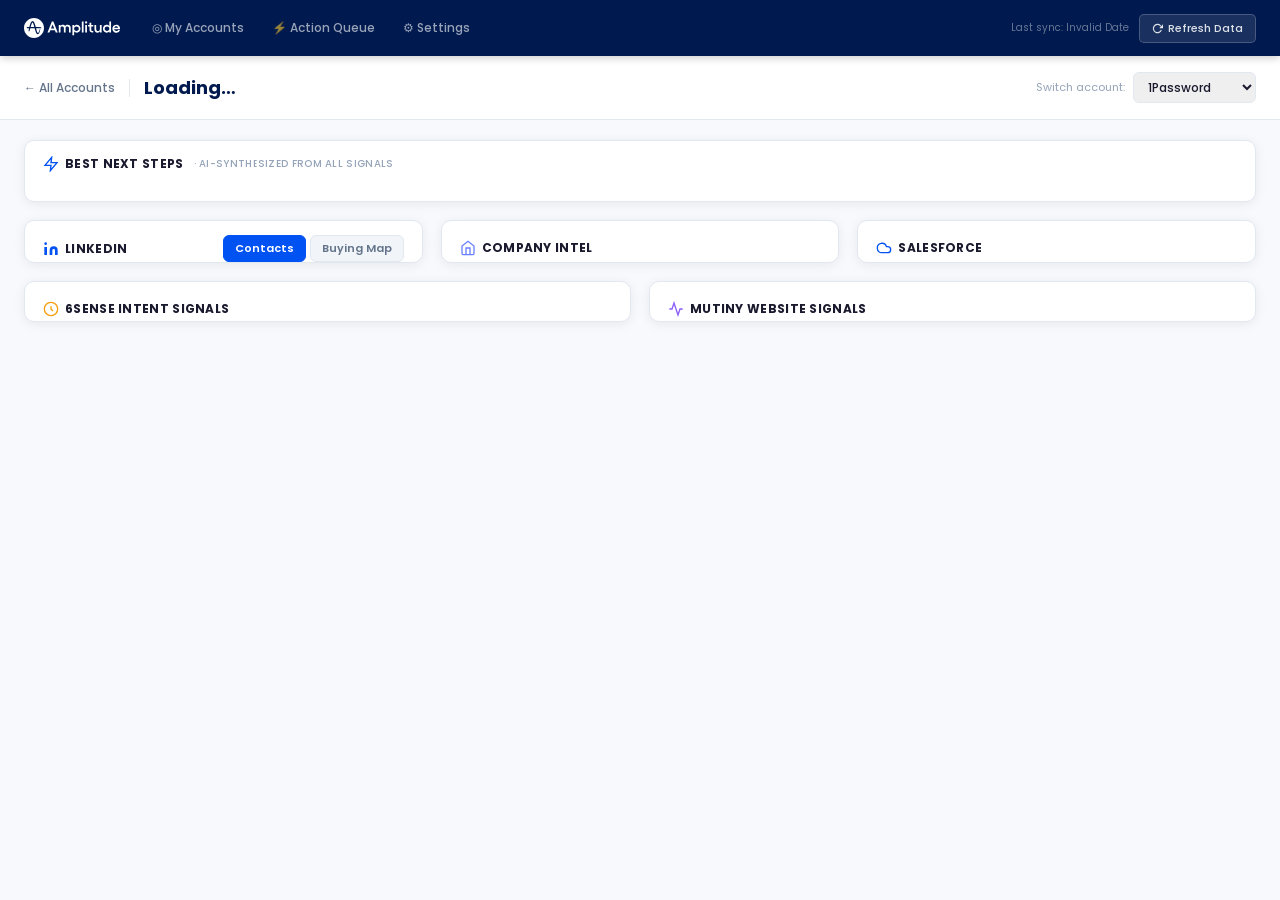
<file: account.html>
<!DOCTYPE html>
<html lang="en">
<head>
  <meta charset="UTF-8" />
  <meta name="viewport" content="width=device-width, initial-scale=1.0" />
  <title>Account Detail — Amplitude AE Dashboard</title>
  <link rel="preconnect" href="https://fonts.googleapis.com">
  <link href="https://fonts.googleapis.com/css2?family=Poppins:wght@300;400;500;600;700&display=swap" rel="stylesheet">
  <style>
/* ── Amplitude Design Tokens ─────────────────────────────────────── */
:root {
  --navy:      #001A4F;
  --blue:      #0052F2;
  --lilac:     #6980FF;
  --teal:      #00B2A9;
  --offwhite:  #F7F9FC;
  --dark:      #1A1A2E;
  --mid:       #64748B;
  --light:     #E2E8F0;
  --surface:   #fff;
  --radius:    10px;
  --shadow:    0 2px 12px rgba(0,0,0,0.07);
}

* { box-sizing: border-box; margin: 0; padding: 0; }

body {
  font-family: 'Poppins', sans-serif;
  background: var(--offwhite);
  color: var(--dark);
  min-height: 100vh;
  font-size: 13px;
}

/* ── Nav ─────────────────────────────────────────────────────────── */
.nav {
  background: var(--navy);
  padding: 0 24px;
  display: flex;
  align-items: center;
  justify-content: space-between;
  height: 56px;
  position: sticky;
  top: 0;
  z-index: 100;
  box-shadow: 0 2px 8px rgba(0,0,0,0.2);
}

.nav-logo img { height: 20px; width: auto; display: block; }

.nav-links {
  display: flex;
  align-items: center;
  gap: 4px;
}

.nav-links a {
  color: rgba(255,255,255,0.6);
  text-decoration: none;
  font-size: 12px;
  font-weight: 500;
  padding: 6px 12px;
  border-radius: 6px;
  transition: all 0.15s;
  display: flex;
  align-items: center;
  gap: 6px;
}

.nav-links a:hover { color: #fff; background: rgba(255,255,255,0.08); }
.nav-links a.active { color: #fff; background: rgba(255,255,255,0.12); }

.nav-right {
  display: flex;
  align-items: center;
  gap: 10px;
}

.refresh-btn {
  background: rgba(255,255,255,0.1);
  border: 1px solid rgba(255,255,255,0.2);
  color: rgba(255,255,255,0.85);
  font-family: 'Poppins', sans-serif;
  font-size: 11px;
  font-weight: 500;
  padding: 5px 12px;
  border-radius: 5px;
  cursor: pointer;
  display: flex;
  align-items: center;
  gap: 5px;
  transition: all 0.15s;
}
.refresh-btn:hover { background: rgba(255,255,255,0.18); }

.last-sync {
  font-size: 10px;
  color: rgba(255,255,255,0.4);
}

/* ── Page wrapper ────────────────────────────────────────────────── */
.page { padding: 24px; max-width: 1400px; margin: 0 auto; }

.page-header {
  margin-bottom: 20px;
}

.page-title {
  font-size: 20px;
  font-weight: 700;
  color: var(--dark);
}

.page-subtitle {
  font-size: 12px;
  color: var(--mid);
  margin-top: 2px;
}

/* ── Card ────────────────────────────────────────────────────────── */
.card {
  background: var(--surface);
  border-radius: var(--radius);
  box-shadow: var(--shadow);
  border: 1px solid var(--light);
}

.card-header {
  padding: 14px 18px 0;
  display: flex;
  align-items: center;
  justify-content: space-between;
}

.card-title {
  font-size: 12px;
  font-weight: 700;
  color: var(--dark);
  display: flex;
  align-items: center;
  gap: 6px;
  text-transform: uppercase;
  letter-spacing: 0.3px;
}

/* ── Badges ──────────────────────────────────────────────────────── */
.badge {
  font-size: 10px;
  font-weight: 600;
  padding: 2px 8px;
  border-radius: 20px;
  display: inline-block;
}

.badge-expansion { background: #EEF2FF; color: #4338CA; }
.badge-land      { background: #F0FDF4; color: #166534; }
.badge-stage2    { background: #FFF7ED; color: #C2410C; }
.badge-stage3    { background: #ECFDF5; color: #065F46; }
.badge-stage0    { background: #F8FAFC; color: #64748B; }
.badge-lost      { background: #FEF2F2; color: #991B1B; }

/* ── Intent score bar ────────────────────────────────────────────── */
.intent-bar {
  display: flex;
  align-items: center;
  gap: 8px;
}

.intent-track {
  flex: 1;
  height: 5px;
  background: var(--light);
  border-radius: 3px;
  overflow: hidden;
}

.intent-fill {
  height: 100%;
  border-radius: 3px;
  background: var(--blue);
}

.intent-score {
  font-size: 11px;
  font-weight: 700;
  color: var(--blue);
  min-width: 28px;
  text-align: right;
}

/* ── Urgency labels ──────────────────────────────────────────────── */
.urg-today { border-left: 3px solid #EF4444; }
.urg-week  { border-left: 3px solid #F59E0B; }
.urg-month { border-left: 3px solid #6980FF; }

.sl-today { background: #FEE2E2; color: #991B1B; font-size: 9px; font-weight: 700; padding: 2px 6px; border-radius: 3px; }
.sl-week  { background: #FEF3C7; color: #92400E; font-size: 9px; font-weight: 700; padding: 2px 6px; border-radius: 3px; }
.sl-month { background: #EEF2FF; color: #4338CA; font-size: 9px; font-weight: 700; padding: 2px 6px; border-radius: 3px; }

/* ── Buttons ─────────────────────────────────────────────────────── */
.btn {
  font-family: 'Poppins', sans-serif;
  font-weight: 600;
  border: none;
  cursor: pointer;
  border-radius: 6px;
  transition: all 0.15s;
  display: inline-flex;
  align-items: center;
  gap: 5px;
}

.btn-primary {
  background: var(--blue);
  color: #fff;
  font-size: 12px;
  padding: 8px 16px;
}
.btn-primary:hover { background: var(--navy); }

.btn-cowork {
  background: var(--blue);
  color: #fff;
  font-size: 11px;
  font-weight: 700;
  padding: 6px 12px;
  border-radius: 6px;
  border: none;
  cursor: pointer;
  font-family: 'Poppins', sans-serif;
  transition: background 0.15s;
}
.btn-cowork:hover { background: var(--navy); }
.btn-cowork.success { background: #059669; }

.btn-ghost {
  background: none;
  color: var(--mid);
  font-size: 11px;
  padding: 5px 10px;
  border: 1px solid var(--light);
}
.btn-ghost:hover { border-color: var(--blue); color: var(--blue); }

/* ── Filter chips ────────────────────────────────────────────────── */
.filters {
  display: flex;
  gap: 6px;
  flex-wrap: wrap;
  margin-bottom: 16px;
}

.chip {
  background: var(--surface);
  border: 1px solid var(--light);
  color: var(--mid);
  font-family: 'Poppins', sans-serif;
  font-size: 11px;
  font-weight: 500;
  padding: 4px 12px;
  border-radius: 20px;
  cursor: pointer;
  transition: all 0.15s;
}
.chip:hover { border-color: var(--blue); color: var(--blue); }
.chip.active { background: var(--blue); color: #fff; border-color: var(--blue); }

/* ── Modal ───────────────────────────────────────────────────────── */
.modal-overlay {
  position: fixed;
  inset: 0;
  background: rgba(10,20,50,0.45);
  z-index: 200;
  display: flex;
  align-items: center;
  justify-content: center;
  padding: 20px;
}

.modal-box {
  background: #fff;
  border-radius: 14px;
  width: 560px;
  max-width: 100%;
  box-shadow: 0 24px 64px rgba(0,0,0,0.22);
  overflow: hidden;
}

.modal-head {
  background: var(--navy);
  padding: 14px 18px;
  display: flex;
  align-items: center;
  justify-content: space-between;
}

.modal-head-title {
  color: #fff;
  font-weight: 700;
  font-size: 14px;
  display: flex;
  align-items: center;
  gap: 8px;
}

.modal-close {
  background: none;
  border: none;
  color: rgba(255,255,255,0.6);
  font-size: 22px;
  cursor: pointer;
  line-height: 1;
}

.modal-body { padding: 20px; }

.modal-cowork-btn {
  display: flex;
  align-items: center;
  justify-content: center;
  gap: 8px;
  width: 100%;
  background: var(--blue);
  color: #fff;
  font-family: 'Poppins', sans-serif;
  font-size: 13px;
  font-weight: 700;
  padding: 11px 18px;
  border-radius: 8px;
  border: none;
  cursor: pointer;
  margin-bottom: 10px;
  transition: background 0.15s;
}
.modal-cowork-btn:hover { background: var(--navy); }
.modal-cowork-btn.success { background: #059669; }

.modal-prompt-hint {
  font-size: 10px;
  color: var(--mid);
  margin-bottom: 8px;
}

.modal-prompt-text {
  background: var(--offwhite);
  border: 1px solid var(--light);
  border-radius: 7px;
  padding: 12px;
  font-size: 11px;
  line-height: 1.6;
  color: var(--dark);
  max-height: 220px;
  overflow-y: auto;
  white-space: pre-wrap;
  margin-bottom: 8px;
}

.modal-copy-btn {
  background: var(--offwhite);
  border: 1px solid var(--light);
  color: var(--mid);
  font-family: 'Poppins', sans-serif;
  font-size: 11px;
  font-weight: 600;
  padding: 6px 14px;
  border-radius: 5px;
  cursor: pointer;
}
.modal-copy-btn.copied { background: #D1FAE5; border-color: #6EE7B7; color: #065F46; }

/* ── Misc helpers ────────────────────────────────────────────────── */
.empty-state {
  text-align: center;
  padding: 60px 20px;
  color: var(--mid);
}

.empty-state h3 { font-size: 15px; margin-bottom: 6px; color: var(--dark); }
.empty-state p  { font-size: 12px; }

.dot-connected { width: 7px; height: 7px; background: #22C55E; border-radius: 50%; display: inline-block; }
.dot-error     { width: 7px; height: 7px; background: #EF4444; border-radius: 50%; display: inline-block; }
.dot-unknown   { width: 7px; height: 7px; background: #94A3B8; border-radius: 50%; display: inline-block; }

</style>
  <style>
.nav-logo { display: flex; align-items: center; gap: 9px; flex-shrink: 0; }
.nav-logo span { color: #fff; font-weight: 700; font-size: 16px; }
.sf-status { display: flex; align-items: center; gap: 6px; background: rgba(105,128,255,0.15); border: 1px solid rgba(105,128,255,0.35); border-radius: 20px; padding: 4px 12px; }
.sf-dot { width: 7px; height: 7px; border-radius: 50%; background: #6980FF; }
.sf-label { color: #fff; font-size: 11px; font-weight: 500; }
.sync-btn { background: rgba(255,255,255,0.1); border: 1px solid rgba(255,255,255,0.2); color: rgba(255,255,255,0.85); font-family:'Poppins',sans-serif; font-size: 11px; font-weight: 500; padding: 5px 12px; border-radius: 5px; cursor: pointer; display:flex;align-items:center;gap:5px; }
.sync-btn:hover { background: rgba(255,255,255,0.18); }
.sync-btn.loading { opacity: 0.6; pointer-events: none; }
.filter-chip { background: #F1F5F9; border: 1px solid #E2E8F0; color: #64748B; font-family:'Poppins',sans-serif; font-size: 11px; font-weight: 500; padding: 4px 11px; border-radius: 20px; cursor: pointer; }
.filter-chip:hover { border-color: #0052F2; color: #0052F2; background: #EFF4FF; }
.filter-chip.active { background: #0052F2; color: #fff; border-color: #0052F2; }
.context-bar { background: #001A4F; padding: 10px 24px 12px; display: flex; flex-direction: column; gap: 6px; }
.context-bar-row { display: flex; align-items: center; gap: 14px; flex-wrap: wrap; }
.main { padding: 20px 24px; display: grid; grid-template-columns: repeat(6, 1fr); gap: 18px; }
.col-2 { grid-column: span 2; }
.col-3 { grid-column: span 3; }
.li-btn { display: inline-flex; align-items: center; gap: 4px; background: #0052F2; color: #fff; font-size: 10px; font-weight: 600; font-family:'Poppins',sans-serif; padding: 4px 9px; border-radius: 5px; text-decoration: none; white-space: nowrap; flex-shrink: 0; }
.li-btn:hover { background: #001A4F; }
.add-contact-btn { width: 100%; margin-top: 10px; background: none; border: 1px dashed #CBD5E1; color: #94A3B8; font-family:'Poppins',sans-serif; font-size: 11px; padding: 7px; border-radius: 6px; cursor: pointer; }
.add-contact-btn:hover { border-color: #0052F2; color: #0052F2; background: #F0F4FF; }
.li-tabs { display: flex; gap: 4px; }
.li-tab { background: #F1F5F9; border: 1px solid #E2E8F0; color: #64748B; font-family:'Poppins',sans-serif; font-size: 11px; font-weight: 600; padding: 4px 11px; border-radius: 6px; cursor: pointer; transition: all 0.15s; }
.li-tab:hover { border-color: #0052F2; color: #0052F2; background: #EFF4FF; }
.li-tab.active { background: #0052F2; color: #fff; border-color: #0052F2; }
.involve-banner { background: #001A4F; border-radius: 8px; padding: 11px 14px; margin-bottom: 14px; border: 1px solid rgba(105,128,255,0.3); }
.involve-title { font-size: 10px; font-weight: 700; color: rgba(255,255,255,0.7); text-transform: uppercase; letter-spacing: 0.6px; margin-bottom: 6px; }
.involve-people { display: flex; flex-wrap: wrap; gap: 6px; margin-bottom: 6px; }
.involve-chip { display: inline-flex; align-items: center; gap: 5px; background: rgba(255,255,255,0.18); border: 1px solid rgba(255,255,255,0.3); color: #fff; font-size: 11px; font-weight: 600; padding: 3px 10px; border-radius: 20px; }
.involve-chip::before { content: ''; width: 5px; height: 5px; border-radius: 50%; background: #6980FF; flex-shrink: 0; }
.involve-note { font-size: 11px; color: rgba(255,255,255,0.75); line-height: 1.45; }
.map-li-btn { display: inline-flex; align-items: center; background: #F1F5F9; color: #0052F2; font-size: 9px; font-weight: 600; font-family:'Poppins',sans-serif; padding: 3px 7px; border-radius: 4px; text-decoration: none; border: 1px solid #DBEAFE; }
.map-li-btn:hover { background: #0052F2; color: #fff; }
.sf-opp-name { font-size: 13px; font-weight: 600; color: #0052F2; text-decoration: none; }
.sf-opp-name:hover { text-decoration: underline; }
.sf-meta { display: grid; grid-template-columns: 1fr 1fr; gap: 7px; margin: 10px 0; }
.sf-meta-item { background: #F8FAFC; border-radius: 6px; padding: 7px 9px; }
.sf-meta-label { font-size: 9px; text-transform: uppercase; letter-spacing: 0.5px; color: #94A3B8; font-weight: 600; }
.sf-meta-value { font-size: 12px; font-weight: 600; color: #1A1A2E; margin-top: 1px; }
.sf-section-title { font-size: 10px; font-weight: 700; text-transform: uppercase; letter-spacing: 0.5px; color: #94A3B8; margin: 12px 0 6px; }
.sf-next-steps-display { background: #F8FAFC; border-radius: 7px; padding: 10px; font-size: 12px; color: #1A1A2E; line-height: 1.6; white-space: pre-wrap; }
.sf-next-steps-edit { width: 100%; background: #fff; border: 2px solid #0052F2; border-radius: 7px; padding: 10px; font-family:'Poppins',sans-serif; font-size: 12px; color: #1A1A2E; line-height: 1.6; resize: vertical; min-height: 90px; outline: none; }
.sf-edit-actions { display: flex; gap: 7px; margin-top: 7px; }
.btn-primary { background: #0052F2; color: #fff; border: none; font-family:'Poppins',sans-serif; font-size: 12px; font-weight: 600; padding: 7px 14px; border-radius: 6px; cursor: pointer; }
.btn-primary:hover { background: #001A4F; }
.btn-secondary { background: #F1F5F9; color: #64748B; border: none; font-family:'Poppins',sans-serif; font-size: 12px; font-weight: 500; padding: 7px 12px; border-radius: 6px; cursor: pointer; }
.btn-secondary:hover { background: #E2E8F0; }
.edit-btn { background: none; border: 1px solid #CBD5E1; color: #64748B; font-family:'Poppins',sans-serif; font-size: 11px; font-weight: 500; padding: 4px 10px; border-radius: 5px; cursor: pointer; display: inline-flex; align-items: center; gap: 4px; margin-top: 6px; }
.edit-btn:hover { border-color: #0052F2; color: #0052F2; }
.sense-layout { display: grid; grid-template-columns: 220px 1fr; gap: 20px; }
.sense-right-title { font-size: 10px; font-weight: 700; text-transform: uppercase; letter-spacing: 0.5px; color: #94A3B8; margin-bottom: 7px; margin-top: 2px; }
.mutiny-layout { display: grid; grid-template-columns: 1fr 1fr; gap: 20px; }
.mutiny-section-title { font-size: 10px; font-weight: 700; text-transform: uppercase; letter-spacing: 0.5px; color: #94A3B8; margin: 12px 0 6px; }
.mutiny-segment { background: #F8FAFC; border-left: 3px solid #6980FF; padding: 8px 10px; border-radius: 0 6px 6px 0; font-size: 12px; font-weight: 600; color: #1A1A2E; }
.mutiny-sub { font-size: 10px; color: #64748B; font-weight: 400; margin-top: 2px; }
.hub-layout { display: flex; gap: 20px; min-height: 0; }
.hub-steps { flex: 1; min-width: 0; overflow-y: auto; max-height: 320px; }
.hub-actions { width: 210px; flex-shrink: 0; border-left: 1px solid #F1F5F9; padding-left: 18px; overflow-y: auto; max-height: 320px; }
.qa-section-label { font-size: 9px; font-weight: 700; text-transform: uppercase; letter-spacing: 0.6px; color: #CBD5E1; margin: 9px 0 4px; padding-left: 2px; }
.qa-section-label:first-of-type { margin-top: 0; }
.hub-panel-title { font-size: 10px; font-weight: 700; text-transform: uppercase; letter-spacing: 0.6px; color: #94A3B8; margin-bottom: 10px; }
.step-item { display: flex; gap: 10px; padding: 10px 12px; border-radius: 8px; border: 1px solid #F1F5F9; margin-bottom: 6px; background: #fff; transition: box-shadow 0.15s; }
.step-item:hover { box-shadow: 0 2px 10px rgba(0,0,0,0.07); }
.step-item.urg-today { border-left: 3px solid #EF4444; }
.step-item.urg-week  { border-left: 3px solid #F59E0B; }
.step-item.urg-month { border-left: 3px solid #6980FF; }
.step-num { width: 20px; height: 20px; border-radius: 50%; background: #F1F5F9; color: #64748B; font-size: 10px; font-weight: 700; display: flex; align-items: center; justify-content: center; flex-shrink: 0; margin-top: 1px; }
.step-body { flex: 1; min-width: 0; }
.step-meta { display: flex; align-items: center; gap: 6px; margin-bottom: 3px; flex-wrap: wrap; }
.step-urgency { font-size: 9px; font-weight: 800; text-transform: uppercase; letter-spacing: 0.5px; }
.step-type-badge { font-size: 9px; font-weight: 700; padding: 1px 6px; border-radius: 3px; }
.stype-email    { background:#EFF6FF;color:#1D4ED8; }
.stype-call     { background:#F0FDF4;color:#166534; }
.stype-deck     { background:#FDF4FF;color:#7E22CE; }
.stype-linkedin { background:#E0F2FE;color:#0369A1; }
.stype-meeting  { background:#FFF7ED;color:#C2410C; }
.stype-event    { background:#F0FDF4;color:#065F46; }
.step-title { font-size: 12px; font-weight: 600; color: #1A1A2E; margin-bottom: 3px; line-height: 1.35; }
.step-why { font-size: 11px; color: #64748B; line-height: 1.45; margin-bottom: 6px; }
.step-footer { display: flex; align-items: center; justify-content: space-between; gap: 8px; flex-wrap: wrap; }
.step-who { display: flex; gap: 3px; flex-wrap: wrap; }
.who-chip { font-size: 9px; font-weight: 600; background: #F1F5F9; color: #64748B; padding: 2px 6px; border-radius: 10px; }
.who-me { background: #EFF6FF; color: #1D4ED8; }
.step-cta { background: #0052F2; color: #fff; border: none; font-family:'Poppins',sans-serif; font-size: 10px; font-weight: 700; padding: 4px 11px; border-radius: 5px; cursor: pointer; white-space: nowrap; flex-shrink: 0; }
.step-cta:hover { background: #001A4F; }
.qa-btn { width: 100%; display: flex; align-items: center; gap: 8px; padding: 8px 10px; border-radius: 7px; border: 1px solid #E2E8F0; background: #fff; color: #1A1A2E; font-family:'Poppins',sans-serif; font-size: 11px; font-weight: 600; cursor: pointer; margin-bottom: 5px; text-align: left; }
.qa-btn:hover { border-color: #0052F2; background: #EFF4FF; color: #0052F2; }
.qa-btn.external::after { content: '↗'; font-size: 10px; margin-left: auto; color: #94A3B8; }
.qa-icon { width: 22px; height: 22px; border-radius: 5px; display: flex; align-items: center; justify-content: center; font-size: 12px; flex-shrink: 0; }
.qa-icon-blue { background: #EFF6FF; }
.qa-icon-purple { background: #FDF4FF; }
.qa-icon-green { background: #F0FDF4; }
.qa-icon-orange { background: #FFF7ED; }
.qa-icon-teal { background: #F0FDFA; }
.qa-divider { height: 1px; background: #F1F5F9; margin: 8px 0; }
.modal-overlay { position: fixed; inset: 0; background: rgba(10,20,50,0.45); z-index: 200; display: flex; align-items: center; justify-content: center; padding: 20px; }
.modal-box { background: #fff; border-radius: 14px; width: 560px; max-width: 100%; box-shadow: 0 24px 64px rgba(0,0,0,0.22); overflow: hidden; }
.modal-head { background: #001A4F; padding: 16px 20px; display: flex; align-items: center; justify-content: space-between; }
.modal-head-title { color: #fff; font-size: 15px; font-weight: 700; display: flex; align-items: center; gap: 8px; }
.modal-close { background: none; border: none; color: rgba(255,255,255,0.6); font-size: 22px; cursor: pointer; line-height: 1; padding: 0; }
.modal-close:hover { color: #fff; }
.modal-body { padding: 20px; }
.modal-sec-label { font-size: 10px; font-weight: 700; text-transform: uppercase; letter-spacing: 0.5px; color: #94A3B8; margin-bottom: 7px; }
.modal-ext-btn { display: inline-flex; align-items: center; gap: 7px; background: #0052F2; color: #fff; font-family:'Poppins',sans-serif; font-size: 12px; font-weight: 700; padding: 9px 18px; border-radius: 7px; text-decoration: none; margin-bottom: 14px; }
.modal-ext-btn:hover { background: #001A4F; }
.modal-skill-box { background: #EFF6FF; border: 1px solid #BFDBFE; border-radius: 7px; padding: 10px 13px; font-size: 11px; color: #1D4ED8; margin-bottom: 14px; line-height: 1.5; }
.modal-prompt-label { font-size: 10px; font-weight: 700; text-transform: uppercase; letter-spacing: 0.5px; color: #94A3B8; margin-bottom: 7px; }
.modal-prompt-text { background: #F8FAFC; border: 1px solid #E2E8F0; border-radius: 7px; padding: 12px; font-size: 12px; color: #1A1A2E; line-height: 1.65; white-space: pre-wrap; max-height: 200px; overflow-y: auto; }
.modal-copy-btn { margin-top: 9px; background: #F1F5F9; border: 1px solid #E2E8F0; color: #475569; font-family:'Poppins',sans-serif; font-size: 11px; font-weight: 600; padding: 6px 14px; border-radius: 5px; cursor: pointer; }
.modal-copy-btn.copied { background: #D1FAE5; border-color: #6EE7B7; color: #065F46; }
.modal-cowork-btn { display: flex; align-items: center; justify-content: center; gap: 8px; width: 100%; background: #0052F2; color: #fff; font-family:'Poppins',sans-serif; font-size: 13px; font-weight: 700; padding: 11px 18px; border-radius: 8px; border: none; cursor: pointer; margin-bottom: 10px; transition: background 0.15s; }
.modal-cowork-btn:hover { background: #001A4F; }
.modal-cowork-btn.success { background: #059669; }
.modal-prompt-hint { font-size: 10px; color: #94A3B8; margin-bottom: 8px; }
.modal-copy-btn:hover { background: #E2E8F0; }
.modal-copy-btn.copied { background: #DCFCE7; color: #166534; border-color: #BBF7D0; }
    .sf-status { display: flex; align-items: center; gap: 6px; background: rgba(105,128,255,0.15); border: 1px solid rgba(105,128,255,0.35); border-radius: 20px; padding: 4px 12px; }
    .sf-dot { width: 7px; height: 7px; border-radius: 50%; background: #6980FF; }
    .sf-label { color: #fff; font-size: 11px; font-weight: 500; }
    .filter-chip { background: #F1F5F9; border: 1px solid #E2E8F0; color: #64748B; font-family:'Poppins',sans-serif; font-size: 11px; font-weight: 500; padding: 4px 11px; border-radius: 20px; cursor: pointer; }
    .filter-chip:hover { border-color: #0052F2; color: #0052F2; background: #EFF4FF; }
    .filter-chip.active { background: #0052F2; color: #fff; border-color: #0052F2; }
    .context-bar { background: #001A4F; padding: 10px 24px 12px; display: flex; flex-direction: column; gap: 6px; }
    .context-bar-row { display: flex; align-items: center; gap: 14px; flex-wrap: wrap; }
    .li-btn { display: inline-flex; align-items: center; gap: 4px; background: #0052F2; color: #fff; font-size: 10px; font-weight: 600; font-family:'Poppins',sans-serif; padding: 4px 9px; border-radius: 5px; text-decoration: none; white-space: nowrap; flex-shrink: 0; }
    .li-btn:hover { background: #001A4F; }
    .add-contact-btn { width: 100%; margin-top: 10px; background: none; border: 1px dashed #CBD5E1; color: #94A3B8; font-family:'Poppins',sans-serif; font-size: 11px; padding: 7px; border-radius: 6px; cursor: pointer; }
    .add-contact-btn:hover { border-color: #0052F2; color: #0052F2; background: #F0F4FF; }
    .li-tabs { display: flex; gap: 4px; }
    .li-tab { background: #F1F5F9; border: 1px solid #E2E8F0; color: #64748B; font-family:'Poppins',sans-serif; font-size: 11px; font-weight: 600; padding: 4px 11px; border-radius: 6px; cursor: pointer; transition: all 0.15s; }
    .li-tab:hover { border-color: #0052F2; color: #0052F2; background: #EFF4FF; }
    .li-tab.active { background: #0052F2; color: #fff; border-color: #0052F2; }
    .involve-banner { background: #001A4F; border-radius: 8px; padding: 11px 14px; margin-bottom: 14px; border: 1px solid rgba(105,128,255,0.3); }
    .involve-title { font-size: 10px; font-weight: 700; color: rgba(255,255,255,0.7); text-transform: uppercase; letter-spacing: 0.6px; margin-bottom: 6px; }
    .involve-people { display: flex; flex-wrap: wrap; gap: 6px; margin-bottom: 6px; }
    .involve-chip { display: inline-flex; align-items: center; gap: 5px; background: rgba(255,255,255,0.18); border: 1px solid rgba(255,255,255,0.3); color: #fff; font-size: 11px; font-weight: 600; padding: 3px 10px; border-radius: 20px; }
    .involve-chip::before { content: ''; width: 5px; height: 5px; border-radius: 50%; background: #6980FF; flex-shrink: 0; }
    .involve-note { font-size: 11px; color: rgba(255,255,255,0.75); line-height: 1.45; }
    .map-tier { margin-bottom: 12px; }
    .map-tier-label { font-size: 9px; font-weight: 700; text-transform: uppercase; letter-spacing: 0.7px; color: #94A3B8; margin-bottom: 6px; padding-left: 2px; }
    .map-person { display: flex; align-items: center; gap: 0; border-radius: 7px; border: 1px solid #F1F5F9; overflow: hidden; margin-bottom: 5px; background: #fff; transition: box-shadow 0.15s; }
    .map-person:hover { box-shadow: 0 2px 8px rgba(19,82,200,0.1); }
    .map-person.priority { border-color: #BFDBFE; box-shadow: 0 0 0 2px rgba(19,82,200,0.12); }
    .map-status-bar { width: 4px; flex-shrink: 0; align-self: stretch; }
    .map-person-body { flex: 1; padding: 8px 10px; min-width: 0; }
    .map-person-name { font-size: 12px; font-weight: 600; color: #1A1A2E; display: flex; align-items: center; gap: 6px; flex-wrap: wrap; }
    .map-priority-star { font-size: 11px; }
    .map-person-title { font-size: 10px; color: #64748B; margin-top: 1px; }
    .map-person-note { font-size: 10px; color: #94A3B8; font-style: italic; margin-top: 3px; line-height: 1.3; }
    .map-person-right { display: flex; flex-direction: column; align-items: flex-end; gap: 5px; padding: 8px 10px; flex-shrink: 0; }
    .map-role-badge { font-size: 9px; font-weight: 700; padding: 2px 7px; border-radius: 10px; white-space: nowrap; }
    .map-status-label { font-size: 9px; font-weight: 600; }
    .map-li-btn { display: inline-flex; align-items: center; background: #F1F5F9; color: #0052F2; font-size: 9px; font-weight: 600; font-family:'Poppins',sans-serif; padding: 3px 7px; border-radius: 4px; text-decoration: none; border: 1px solid #DBEAFE; }
    .map-li-btn:hover { background: #0052F2; color: #fff; }
    .signal-item { display: flex; gap: 8px; padding: 6px 0; border-bottom: 1px solid #F8FAFC; }
    .signal-item:last-child { border-bottom: none; }
    .signal-date { font-size: 10px; color: #94A3B8; white-space: nowrap; padding-top: 2px; min-width: 54px; }
    .signal-text { font-size: 11px; color: #475569; line-height: 1.4; }
    .signal-dot { width: 6px; height: 6px; border-radius: 50%; background: #6980FF; flex-shrink: 0; margin-top: 4px; }
    .sf-next-steps-display { background: #F8FAFC; border-radius: 7px; padding: 10px; font-size: 12px; color: #1A1A2E; line-height: 1.6; white-space: pre-wrap; }
    .sf-next-steps-edit { width: 100%; background: #fff; border: 2px solid #0052F2; border-radius: 7px; padding: 10px; font-family:'Poppins',sans-serif; font-size: 12px; color: #1A1A2E; line-height: 1.6; resize: vertical; min-height: 90px; outline: none; }
    .btn-primary { background: #0052F2; color: #fff; border: none; font-family:'Poppins',sans-serif; font-size: 12px; font-weight: 600; padding: 7px 14px; border-radius: 6px; cursor: pointer; }
    .btn-primary:hover { background: #001A4F; }
    .btn-secondary { background: #F1F5F9; color: #64748B; border: none; font-family:'Poppins',sans-serif; font-size: 12px; font-weight: 500; padding: 7px 12px; border-radius: 6px; cursor: pointer; }
    .btn-secondary:hover { background: #E2E8F0; }
    .edit-btn { background: none; border: 1px solid #CBD5E1; color: #64748B; font-family:'Poppins',sans-serif; font-size: 11px; font-weight: 500; padding: 4px 10px; border-radius: 5px; cursor: pointer; display: inline-flex; align-items: center; gap: 4px; margin-top: 6px; }
    .edit-btn:hover { border-color: #0052F2; color: #0052F2; }
    .sense-layout { display: grid; grid-template-columns: 220px 1fr; gap: 20px; }
    .sense-right-title { font-size: 10px; font-weight: 700; text-transform: uppercase; letter-spacing: 0.5px; color: #94A3B8; margin-bottom: 7px; margin-top: 2px; }
    .mutiny-layout { display: grid; grid-template-columns: 1fr 1fr; gap: 20px; }
    .mutiny-section-title { font-size: 10px; font-weight: 700; text-transform: uppercase; letter-spacing: 0.5px; color: #94A3B8; margin: 12px 0 6px; }
    .mutiny-segment { background: #F8FAFC; border-left: 3px solid #6980FF; padding: 8px 10px; border-radius: 0 6px 6px 0; font-size: 12px; font-weight: 600; color: #1A1A2E; }
    .mutiny-sub { font-size: 10px; color: #64748B; font-weight: 400; margin-top: 2px; }
    .hub-layout { display: flex; gap: 20px; min-height: 0; }
    .hub-steps { flex: 1; min-width: 0; overflow-y: auto; max-height: 320px; }
    .hub-actions { width: 210px; flex-shrink: 0; border-left: 1px solid #F1F5F9; padding-left: 18px; overflow-y: auto; max-height: 320px; }
    .qa-section-label { font-size: 9px; font-weight: 700; text-transform: uppercase; letter-spacing: 0.6px; color: #CBD5E1; margin: 9px 0 4px; padding-left: 2px; }
    .qa-section-label:first-of-type { margin-top: 0; }
    .hub-panel-title { font-size: 10px; font-weight: 700; text-transform: uppercase; letter-spacing: 0.6px; color: #94A3B8; margin-bottom: 10px; }
    .step-item { display: flex; gap: 10px; padding: 10px 12px; border-radius: 8px; border: 1px solid #F1F5F9; margin-bottom: 6px; background: #fff; transition: box-shadow 0.15s; }
    .step-item:hover { box-shadow: 0 2px 10px rgba(0,0,0,0.07); }
    .step-item.urg-today { border-left: 3px solid #EF4444; }
    .step-item.urg-week  { border-left: 3px solid #F59E0B; }
    .step-item.urg-month { border-left: 3px solid #6980FF; }
    .step-num { width: 20px; height: 20px; border-radius: 50%; background: #F1F5F9; color: #64748B; font-size: 10px; font-weight: 700; display: flex; align-items: center; justify-content: center; flex-shrink: 0; margin-top: 1px; }
    .step-body { flex: 1; min-width: 0; }
    .step-meta { display: flex; align-items: center; gap: 6px; margin-bottom: 3px; flex-wrap: wrap; }
    .step-urgency { font-size: 9px; font-weight: 800; text-transform: uppercase; letter-spacing: 0.5px; }
    .step-type-badge { font-size: 9px; font-weight: 700; padding: 1px 6px; border-radius: 3px; }
    .stype-email    { background:#EFF6FF;color:#1D4ED8; }
    .stype-call     { background:#F0FDF4;color:#166534; }
    .stype-deck     { background:#FDF4FF;color:#7E22CE; }
    .stype-linkedin { background:#E0F2FE;color:#0369A1; }
    .stype-meeting  { background:#FFF7ED;color:#C2410C; }
    .stype-event    { background:#F0FDF4;color:#065F46; }
    .step-title { font-size: 12px; font-weight: 600; color: #1A1A2E; margin-bottom: 3px; line-height: 1.35; }
    .step-why { font-size: 11px; color: #64748B; line-height: 1.45; margin-bottom: 6px; }
    .step-footer { display: flex; align-items: center; justify-content: space-between; gap: 8px; flex-wrap: wrap; }
    .step-who { display: flex; gap: 3px; flex-wrap: wrap; }
    .who-chip { font-size: 9px; font-weight: 600; background: #F1F5F9; color: #64748B; padding: 2px 6px; border-radius: 10px; }
    .who-me { background: #EFF6FF; color: #1D4ED8; }
    .step-cta { background: #0052F2; color: #fff; border: none; font-family:'Poppins',sans-serif; font-size: 10px; font-weight: 700; padding: 4px 11px; border-radius: 5px; cursor: pointer; white-space: nowrap; flex-shrink: 0; }
    .step-cta:hover { background: #001A4F; }
    .qa-btn { width: 100%; display: flex; align-items: center; gap: 8px; padding: 8px 10px; border-radius: 7px; border: 1px solid #E2E8F0; background: #fff; color: #1A1A2E; font-family:'Poppins',sans-serif; font-size: 11px; font-weight: 600; cursor: pointer; margin-bottom: 5px; text-align: left; }
    .qa-btn:hover { border-color: #0052F2; background: #EFF4FF; color: #0052F2; }
    .qa-btn.external::after { content: '↗'; font-size: 10px; margin-left: auto; color: #94A3B8; }
    .qa-icon { width: 22px; height: 22px; border-radius: 5px; display: flex; align-items: center; justify-content: center; font-size: 12px; flex-shrink: 0; }
    .qa-icon-blue { background: #EFF6FF; }
    .qa-icon-purple { background: #FDF4FF; }
    .qa-icon-green { background: #F0FDF4; }
    .qa-icon-orange { background: #FFF7ED; }
    .qa-icon-teal { background: #F0FDFA; }
    .qa-divider { height: 1px; background: #F1F5F9; margin: 8px 0; }
    .modal-overlay { position: fixed; inset: 0; background: rgba(10,20,50,0.45); z-index: 200; display: flex; align-items: center; justify-content: center; padding: 20px; }
    .modal-box { background: #fff; border-radius: 14px; width: 560px; max-width: 100%; box-shadow: 0 24px 64px rgba(0,0,0,0.22); overflow: hidden; }
    .modal-head { background: #001A4F; padding: 16px 20px; display: flex; align-items: center; justify-content: space-between; }
    .modal-head-title { color: #fff; font-size: 15px; font-weight: 700; display: flex; align-items: center; gap: 8px; }
    .modal-close { background: none; border: none; color: rgba(255,255,255,0.6); font-size: 22px; cursor: pointer; line-height: 1; padding: 0; }
    .modal-close:hover { color: #fff; }
    .modal-body { padding: 20px; }
    .modal-sec-label { font-size: 10px; font-weight: 700; text-transform: uppercase; letter-spacing: 0.5px; color: #94A3B8; margin-bottom: 7px; }
    .modal-ext-btn { display: inline-flex; align-items: center; gap: 7px; background: #0052F2; color: #fff; font-family:'Poppins',sans-serif; font-size: 12px; font-weight: 700; padding: 9px 18px; border-radius: 7px; text-decoration: none; margin-bottom: 14px; }
    .modal-ext-btn:hover { background: #001A4F; }
    .modal-skill-box { background: #EFF6FF; border: 1px solid #BFDBFE; border-radius: 7px; padding: 10px 13px; font-size: 11px; color: #1D4ED8; margin-bottom: 14px; line-height: 1.5; }
    .modal-prompt-label { font-size: 10px; font-weight: 700; text-transform: uppercase; letter-spacing: 0.5px; color: #94A3B8; margin-bottom: 7px; }
    .modal-prompt-text { background: #F8FAFC; border: 1px solid #E2E8F0; border-radius: 7px; padding: 12px; font-size: 12px; color: #1A1A2E; line-height: 1.65; white-space: pre-wrap; max-height: 200px; overflow-y: auto; }
    .modal-copy-btn { margin-top: 9px; background: #F1F5F9; border: 1px solid #E2E8F0; color: #475569; font-family:'Poppins',sans-serif; font-size: 11px; font-weight: 600; padding: 6px 14px; border-radius: 5px; cursor: pointer; }
    .modal-copy-btn.copied { background: #D1FAE5; border-color: #6EE7B7; color: #065F46; }
    .modal-cowork-btn { display: flex; align-items: center; justify-content: center; gap: 8px; width: 100%; background: #0052F2; color: #fff; font-family:'Poppins',sans-serif; font-size: 13px; font-weight: 700; padding: 11px 18px; border-radius: 8px; border: none; cursor: pointer; margin-bottom: 10px; transition: background 0.15s; }
    .modal-cowork-btn:hover { background: #001A4F; }
    .modal-cowork-btn.success { background: #059669; }
    .modal-prompt-hint { font-size: 10px; color: #94A3B8; margin-bottom: 8px; }
    .modal-copy-btn:hover { background: #E2E8F0; }
    .modal-copy-btn.copied { background: #DCFCE7; color: #166534; border-color: #BBF7D0; }

    .account-detail-header {
      display: flex;
      align-items: center;
      gap: 14px;
      padding: 16px 24px;
      background: #fff;
      border-bottom: 1px solid #E2E8F0;
    }

    .back-link {
      color: #64748B;
      text-decoration: none;
      font-size: 12px;
      font-weight: 500;
      display: flex;
      align-items: center;
      gap: 4px;
    }
    .back-link:hover { color: #0052F2; }

    .account-detail-name {
      font-size: 18px;
      font-weight: 700;
      color: #001A4F;
    }

    .account-switcher {
      margin-left: auto;
      display: flex;
      align-items: center;
      gap: 8px;
    }

    .account-switcher select {
      font-family: 'Poppins', sans-serif;
      font-size: 12px;
      font-weight: 500;
      border: 1px solid #E2E8F0;
      border-radius: 6px;
      padding: 5px 10px;
      color: #1A1A2E;
      cursor: pointer;
      outline: none;
    }
    .account-switcher select:focus { border-color: #0052F2; }

    .detail-wrap {
      padding: 0;
    }
  </style>
</head>
<body>
  <div id="app-nav"></div>

  <!-- Account header bar -->
  <div class="account-detail-header">
    <a class="back-link" href="index.html">← All Accounts</a>
    <div style="width:1px;height:18px;background:#E2E8F0;"></div>
    <div class="account-detail-name" id="detailAccountName">Loading…</div>
    <div class="account-switcher">
      <label style="font-size:11px;color:#94A3B8;">Switch account:</label>
      <select id="accountSelect" onchange="switchAccount(this.value)"></select>
    </div>
  </div>

  <!-- Context bar + involve banner injected here by JS -->
  <div id="contextBar"></div>

  <div class="detail-wrap">
    <div class="main">

  <!-- ACTION HUB (full width) -->
  <div class="card col-6" style="grid-column: span 6;">
    <div class="card-header">
      <div class="card-title">
        <svg width="16" height="16" viewBox="0 0 24 24" fill="none" stroke="#0052F2" stroke-width="2"><polygon points="13 2 3 14 12 14 11 22 21 10 12 10 13 2"/></svg>
        Best Next Steps
        <span style="font-size:10px;font-weight:500;color:#94A3B8;margin-left:4px;">· AI-synthesized from all signals</span>
      </div>
    </div>
    <div style="padding:14px 18px;">
      <div class="hub-layout">
        <div class="hub-steps" id="hubSteps"></div>
        <div class="hub-actions" id="hubActions"></div>
      </div>
    </div>
  </div>

  <div class="card col-2">
    <div class="card-header">
      <div class="card-title">
        <svg width="16" height="16" viewBox="0 0 24 24" fill="#0052F2"><path d="M16 8a6 6 0 0 1 6 6v7h-4v-7a2 2 0 0 0-4 0v7h-4v-7a6 6 0 0 1 6-6z"/><rect x="2" y="9" width="4" height="12"/><circle cx="4" cy="4" r="2"/></svg>
        LinkedIn
      </div>
      <div class="li-tabs">
        <button class="li-tab active" id="tabContacts" onclick="switchLiTab('contacts')">Contacts</button>
        <button class="li-tab" id="tabMap" onclick="switchLiTab('map')">Buying Map</button>
      </div>
    </div>
    <div class="card-body" id="linkedinBody"></div>
  </div>

  <div class="card col-2">
    <div class="card-header">
      <div class="card-title">
        <svg width="16" height="16" viewBox="0 0 24 24" fill="none" stroke="#6980FF" stroke-width="2"><path d="M3 9l9-7 9 7v11a2 2 0 0 1-2 2H5a2 2 0 0 1-2-2z"/><polyline points="9 22 9 12 15 12 15 22"/></svg>
        Company Intel
      </div>
      <button class="refresh-btn"><svg width="13" height="13" viewBox="0 0 24 24" fill="none" stroke="currentColor" stroke-width="2"><polyline points="23 4 23 10 17 10"/><path d="M20.49 15a9 9 0 1 1-2.12-9.36L23 10"/></svg></button>
    </div>
    <div class="card-body" id="zoominfoBody"></div>
  </div>

  <div class="card col-2">
    <div class="card-header">
      <div class="card-title">
        <svg width="16" height="16" viewBox="0 0 24 24" fill="none" stroke="#0052F2" stroke-width="2"><path d="M17.5 19H9a7 7 0 1 1 6.71-9h1.79a4.5 4.5 0 1 1 0 9z"/></svg>
        Salesforce
      </div>
      <button class="refresh-btn"><svg width="13" height="13" viewBox="0 0 24 24" fill="none" stroke="currentColor" stroke-width="2"><polyline points="23 4 23 10 17 10"/><path d="M20.49 15a9 9 0 1 1-2.12-9.36L23 10"/></svg></button>
    </div>
    <div class="card-body" id="salesforceBody"></div>
  </div>

  <div class="card col-3">
    <div class="card-header">
      <div class="card-title">
        <svg width="16" height="16" viewBox="0 0 24 24" fill="none" stroke="#F59E0B" stroke-width="2"><circle cx="12" cy="12" r="10"/><path d="M12 8v4l3 3"/></svg>
        6sense Intent Signals
      </div>
      <button class="refresh-btn"><svg width="13" height="13" viewBox="0 0 24 24" fill="none" stroke="currentColor" stroke-width="2"><polyline points="23 4 23 10 17 10"/><path d="M20.49 15a9 9 0 1 1-2.12-9.36L23 10"/></svg></button>
    </div>
    <div class="card-body-wide" id="sixsenseBody"></div>
  </div>

  <div class="card col-3">
    <div class="card-header">
      <div class="card-title">
        <svg width="16" height="16" viewBox="0 0 24 24" fill="none" stroke="#8B5CF6" stroke-width="2"><polyline points="22 12 18 12 15 21 9 3 6 12 2 12"/></svg>
        Mutiny Website Signals
      </div>
      <button class="refresh-btn"><svg width="13" height="13" viewBox="0 0 24 24" fill="none" stroke="currentColor" stroke-width="2"><polyline points="23 4 23 10 17 10"/><path d="M20.49 15a9 9 0 1 1-2.12-9.36L23 10"/></svg></button>
    </div>
    <div class="card-body-wide" id="mutinyBody"></div>
  </div>
</div>
  </div>

  <script>
// accounts.json — written by Cowork data refresh skill
// Last updated: manually seeded
// DO NOT edit by hand — regenerated by Cowork on each refresh

const ACCOUNTS = {
  "1Password": {
    type: "Expansion", stage: "Stage 2",
    accountSummary: "Strong expansion candidate — Nancy Wang (CTO) owns AI-first mandate and the $200K ITOM use case budget. AI just approved for EU org, CSMs being onboarded. Best window in 12 months to push volume expansion + Experimentation/PSP upsell.",
    linkedin: [
      { name: "Nancy Wang", title: "Chief Technology Officer", relevance: "buyer", note: "Key exec target — needs to validate volume expansion. Spenser Skates intro TBD.", li: "#" },
      { name: "Lauren Attewell", title: "Head of Legal & Admin", relevance: "influencer", note: "Controls contract + procurement process.", li: "#" },
      { name: "Pedro Canahuati", title: "SVP Engineering", relevance: "influencer", note: "Engineering leader who owns the platform — cares about data depth.", li: "#" },
      { name: "Jeff Shiner", title: "CEO", relevance: "buyer", note: "Ultimate economic buyer for expansion of this size.", li: "#" },
      { name: "Akshay Bhargava", title: "Chief Product Officer", relevance: "influencer", note: "Product org owns Amplitude usage — potential champion if engaged.", li: "#" },
    ],
    zoominfo: {
      company: "1Password", industry: "Cybersecurity / SaaS", employees: "~800", hq: "Toronto, ON", revenue: "$320M+ ARR", funding: "Series C — $620M",
      website: "1password.com",
      techStack: [{ name: "Amplitude ✓", type: "amplitude" }, { name: "Segment", type: "normal" }, { name: "Snowflake", type: "normal" }, { name: "dbt", type: "normal" }, { name: "Looker", type: "normal" }, { name: "Pendo ⚠", type: "competitor" }, { name: "Zendesk", type: "normal" }],
      signals: [{ date: "Apr 2026", text: "Hiring: Senior Data Analyst (Product Analytics) — 2 open roles" }, { date: "Mar 2026", text: "Launched 1Password Extended Access Management — new product line" }, { date: "Feb 2026", text: "CTO Nancy Wang joined from Meta — first full quarter in seat" }]
    },
    salesforce: {
      oppName: "1Password — Platform Expansion Q2 2026", stage: "Stage 2 — Value Validation",
      closeDate: "Jun 30, 2026", lastActivity: "Apr 8, 2026",
      nextSteps: "Set up exec meeting between Nancy Wang (CTO) and Spenser Skates to validate volume expansion use case. Lauren Attewell managing legal review. Send revised order form by Apr 25.",
      activities: [{ type: "Call", date: "Apr 8", note: "Discovery with Lauren — expansion interest confirmed, legal review flagged" }, { type: "Email", date: "Mar 28", note: "Sent usage report showing 40% growth in tracked events vs contract tier" }, { type: "Meeting", date: "Mar 15", note: "QBR with Ariana (CSM) + 1Password — expansion path agreed in principle" }]
    },
    sixsense: {
      score: 78, stage: "Decision",
      personas: ["Product Analytics", "Data Engineering", "C-Suite / Finance"],
      keywords: ["product analytics platform", "user behavior tracking", "feature adoption metrics", "data warehouse analytics", "volume pricing analytics"],
      activities: [{ date: "Apr 13", type: "web", label: "Web Visit", text: "Pricing page — 4 visits this week by 3 unique users" }, { date: "Apr 11", type: "content", label: "Content", text: "Downloaded 'Scaling Analytics with Amplitude' enterprise guide" }, { date: "Apr 9", type: "search", label: "Search", text: "Researching 'amplitude enterprise pricing' + 'analytics seat pricing'" }, { date: "Apr 7", type: "web", label: "Web Visit", text: "Customer stories page — focused on security/SaaS case studies" }]
    },
    mutiny: {
      identified: true, lastSeen: "Apr 13, 2026", visits: 7,
      segment: "High-Growth SaaS — Data-Heavy Teams", persona: "Enterprise Analytics Buyer",
      pages: [{ url: "/product/analytics", personalization: "Product Analytics for Security SaaS", engagement: "high" }, { url: "/pricing", personalization: "Enterprise Volume Pricing", engagement: "high" }, { url: "/customers/security", personalization: "Security Industry Case Studies", engagement: "med" }],
      recommendation: "They've hit pricing 4x this week and read the enterprise guide. Lead your next outreach with volume pricing transparency and a side-by-side of current contract vs expansion tier. Reference Okta or Cloudflare as a security-adjacent expansion story."
    },
    buyingMap: {
      focus: ["Nancy Wang", "Akshay Bhargava", "Lauren Attewell"],
      focusNote: "At Stage 2 you need exec validation (Nancy), a product champion (Akshay), and legal coverage (Lauren) to move forward.",
      tiers: [
        { label: "C-Suite / Economic Buyers", people: [
          { name: "Nancy Wang", title: "Chief Technology Officer", role: "Economic Buyer", status: "target", priority: true, note: "First priority — needs exec intro via Spenser Skates. Not yet connected.", li: "#" },
          { name: "Jeff Shiner", title: "CEO", role: "Final Approver", status: "unknown", priority: false, note: "May be required for expansion of this size.", li: "#" },
          { name: "Akshay Bhargava", title: "Chief Product Officer", role: "Champion Candidate", status: "target", priority: true, note: "Product org owns Amplitude usage. Potential champion if engaged.", li: "#" },
        ]},
        { label: "Technical / Influencers", people: [
          { name: "Pedro Canahuati", title: "SVP Engineering", role: "Technical Evaluator", status: "unknown", priority: false, note: "Engineering platform owner. Loop in if technical objections arise.", li: "#" },
        ]},
        { label: "Legal / Procurement", people: [
          { name: "Lauren Attewell", title: "Head of Legal & Admin", role: "Gatekeeper", status: "engaged", priority: true, note: "Actively managing contract review. Relationship is solid.", li: "#" },
        ]}
      ]
    },
    nextSteps: [
      { p:1, urgency:"week", type:"call",     title:"Get Nancy Wang (CTO) exec intro via Spenser Skates",    why:"6sense: Decision stage, pricing page hit 4x this week. First full quarter as CTO — prime window to shape her Amplitude view.", who:["Susan","Spenser Skates"], action:"write-email",  cta:"Draft Intro Ask" },
      { p:2, urgency:"week", type:"email",    title:"Send Lauren Attewell revised order form w/ volume pricing options", why:"Legal review is active. Getting the order form in front of her unblocks contract progress directly.", who:["Susan"], action:"write-email", cta:"Write Email" },
      { p:3, urgency:"week", type:"linkedin", title:"Connect with Akshay Bhargava (CPO) on LinkedIn",        why:"Product org hit pricing + feature pages multiple times. CPO is the natural product champion — don't leave this uncovered.", who:["Susan"], action:"sequence",    cta:"Build Sequence" },
      { p:4, urgency:"month",type:"deck",     title:"Build expansion deck: current usage vs expansion tier",  why:"Nancy meeting needs an exec-ready story with ROI clearly laid out before she'll sponsor the expansion.", who:["Susan"], action:"deck",         cta:"Create Deck" },
    ],
    slackContext: null,
    gmailContext: null,
    granolaContext: null
  },

  "NetScout": {
    type: "New Logo", stage: "Stage 3",
    accountSummary: "$200K POC at Stage 3 — highest intent account in the book (88/100). Pamela Jacques (VP Marketing, economic buyer) approval is the gating item. ⚠️ Adobe competitive objection in Ali's inbox needs a response before the exec demo.",
    linkedin: [
      { name: "Aliasgar Amin", title: "Director, Digital Experience & Analytics", relevance: "champion", note: "Internal champion — driving the POC. Primary prospect in Outreach.", li: "https://www.linkedin.com/in/aliasgar-amin/" },
      { name: "Pamela Jacques", title: "VP, Corporate Marketing", relevance: "buyer", note: "Economic buyer — approval is gating per SF notes. Next action: exec brief + pricing conversation.", li: "https://app.zoominfo.com/#/apps/profile/person/17326059451" },
      { name: "Belinda Yung-Rubke", title: "Global VP, Area, Customer Marketing", relevance: "champion", note: "Data champion — Michael and Don report to her. Key technical sign-off on marketing use cases.", li: "https://app.zoominfo.com/#/apps/profile/person/1679298952" },
      { name: "Jean Bua", title: "CFO", relevance: "buyer", note: "Controls final budget approval. ZI accuracy score 92 — email verified. Not yet in conversation.", li: "https://app.zoominfo.com/#/apps/profile/person/1265551392" },
      { name: "Sanjay Munshi", title: "Chief Operating Officer", relevance: "influencer", note: "COO — will care about adoption and operational ROI. ZI accuracy 98.", li: "https://app.zoominfo.com/#/apps/profile/person/1324207783" },
    ],
    zoominfo: {
      company: "NETSCOUT Systems, Inc.", industry: "Networking Software / Cybersecurity", employees: "2,102", hq: "Westford, MA", revenue: "$861M (NASDAQ: NTCT)", funding: "Public — Founded 1984",
      website: "netscout.com",
      techStack: [{ name: "Tableau ⚠", type: "competitor" }, { name: "Google Analytics ⚠", type: "competitor" }, { name: "Salesforce", type: "normal" }, { name: "Marketo", type: "normal" }, { name: "AWS", type: "normal" }, { name: "ServiceNow", type: "normal" }],
      signals: [{ date: "Mar 24 '26", text: "🔥 Hiring surge in Marketing — more open roles than any point in past 12 months (content, digital, social, video). Team is scaling." }, { date: "Mar 23 '26", text: "MWC 2026: DDoS + AI-driven cybersecurity positioning. Darren Anstee quoted in Technology Magazine." }, { date: "Feb 12 '26", text: "Positioning as AI-driven defense platform for 2026 — AI security commentary from Gaurav Mohan." }]
    },
    salesforce: {
      oppName: "NETSCOUT | Land | -", stage: "Stage 3 — Business & Technical Evaluation",
      closeDate: "Jun 26, 2026", lastActivity: "Apr 14, 2026",
      nextSteps: "4.2.26 — Commercials + POC scope kick-off call with Ali Amin. Key items to confirm: economic buyer (Pamela — approval is gating), binary success criteria, committed Go/No-Go decision date, full buying committee (Marketing: Michael/Don + IT parallel demos). POC structure: 3-week POC + 90-day opt-out per Ali's request. Next: brief Pamela on pricing, schedule exec demo.",
      activities: [{ type: "Call", date: "Apr 2", note: "Commercials + POC scope kick-off with Ali. Confirmed 3-week POC + 90-day opt-out structure. Exec demo with Pamela TBD." }, { type: "Demo", date: "Mar 5", note: "Follow-up demo to finish features + demo of current analytics flow with Ali's team." }, { type: "Demo", date: "Mar 4", note: "Initial POC demo — Ali confirmed strong interest, escalating to Pamela for exec alignment." }]
    },
    sixsense: {
      score: 88, stage: "Purchase",
      personas: ["Product Management", "Data & Analytics", "Marketing / CMO"],
      keywords: ["product analytics enterprise", "user journey analytics", "amplitude vs tableau", "digital experience analytics", "POC analytics platform"],
      activities: [{ date: "Apr 14", type: "web", label: "Web Visit", text: "ROI calculator page — 2 sessions today from Westford IP" }, { date: "Apr 12", type: "content", label: "Content", text: "Watched 'Amplitude for Enterprise' webinar (full 47 min)" }, { date: "Apr 11", type: "search", label: "Search", text: "Comparing 'amplitude vs tableau for product analytics'" }, { date: "Apr 9", type: "web", label: "Web Visit", text: "Security & compliance page — 3 unique visitors" }]
    },
    mutiny: {
      identified: true, lastSeen: "Apr 14, 2026", visits: 12,
      segment: "Enterprise New Eval — High Urgency", persona: "Enterprise POC Stage",
      pages: [{ url: "/product/data-management", personalization: "Enterprise Data Governance", engagement: "high" }, { url: "/roi-calculator", personalization: "Enterprise ROI Calculator", engagement: "high" }, { url: "/security", personalization: "Enterprise Security & Compliance", engagement: "high" }],
      recommendation: "Most engaged account in your book — 12 website visits, full webinar watch. Pamela's team hit the ROI calculator today. Send exec brief TODAY with ROI estimate pre-filled for NetScout's scale. Strike while hot."
    },
    buyingMap: {
      focus: ["Pamela Jacques", "Aliasgar Amin", "Belinda Yung-Rubke"],
      focusNote: "POC stage requires your champion (Ali) driving evaluation, Belinda signing off on marketing use cases, and Pamela (VP Corp Marketing) aligned as economic buyer before you can advance.",
      tiers: [
        { label: "Economic Buyer / Exec Sponsors", people: [
          { name: "Pamela Jacques", title: "VP, Corporate Marketing", role: "Economic Buyer", status: "target", priority: true, note: "Approval is gating per SF notes. Needs exec brief + pricing conversation. ZoomInfo confirmed contact.", li: "https://app.zoominfo.com/#/apps/profile/person/17326059451" },
          { name: "Jean Bua", title: "CFO", role: "Budget Holder", status: "unknown", priority: false, note: "Final budget sign-off. ZI accuracy 92, email verified. Not yet engaged.", li: "https://app.zoominfo.com/#/apps/profile/person/1265551392" },
          { name: "Sanjay Munshi", title: "Chief Operating Officer", role: "Influencer", status: "unknown", priority: false, note: "Will weigh in on operational ROI and adoption plan.", li: "https://app.zoominfo.com/#/apps/profile/person/1324207783" },
        ]},
        { label: "Champion / Evaluation Team", people: [
          { name: "Aliasgar Amin", title: "Director, Digital Experience & Analytics", role: "Champion", status: "engaged", priority: true, note: "Primary prospect in Outreach. Driving the POC — confirmed 3-week structure + 90-day opt-out.", li: "https://www.linkedin.com/in/aliasgar-amin/" },
          { name: "Belinda Yung-Rubke", title: "Global VP, Area, Customer Marketing", role: "Technical Sign-off", status: "engaged", priority: true, note: "Data champion. Michael and Don report to her. Key gatekeeper for marketing analytics use cases.", li: "https://app.zoominfo.com/#/apps/profile/person/1679298952" },
        ]}
      ]
    },
    nextSteps: [
      { p:1, urgency:"today", type:"email",   title:"Send Pamela Jacques (VP Corp Marketing) exec brief — do this TODAY",      why:"She's the economic buyer gating the POC. Intent is high (88 score), and ZoomInfo confirms NetScout is on a marketing hiring surge right now — perfect hook for the ROI conversation.", who:["Susan"], action:"write-email", cta:"Write Email Now" },
      { p:2, urgency:"week",  type:"deck",    title:"Build POC success deck for Pamela's exec sponsorship",   why:"CMO sponsorship requires polished enterprise materials. Ali can't advance the POC without exec backing from Pamela.", who:["Susan"], action:"deck",       cta:"Create Deck" },
      { p:3, urgency:"week",  type:"meeting", title:"Schedule Belinda's team follow-up demo (week of Apr 21)", why:"POC success criteria set — demo is the next gate for technical buy-in before Pamela signs off.", who:["Susan","Becca Abusharkh"], action:"write-email", cta:"Draft Invite" },
      { p:4, urgency:"week",  type:"call",    title:"Eddie: prep technical architecture doc by Apr 18",       why:"POC requires this for Belinda's team to validate the integration plan. Hard dependency on timeline.", who:["Susan","Eddie Chiang"], action:"sfnotes", cta:"Log in SF" },
    ],
    slackContext: `From Slack (#ext-netscout-amplitude + internal DMs):
• External channel #ext-netscout-amplitude active with Ali and Eddie — Eddie shared ZoomInfo WebSights data governance doc directly with Ali
• Ali explicitly emailed requesting Becca lead the IT team demo: "the IT team requirements are very specific and nuanced, and I would highly recommend Becca being on this call"
• ⚠️ Adobe rep sent Ali a document arguing "Amplitude is not a good match for our requirements" — Ali forwarded it to Susan asking for her response. This objection needs to be addressed directly.
• SF pipeline hygiene flag: NetScout Next Steps were last updated 2026-03-05 — flagged as stale by pipeline ops`,
    gmailContext: `From Gmail:
• IT demo took place Apr 8 — Harsha Silina (NetScout IT) + 12 attendees; Shawn shared Granola notes for that meeting
• Active email thread with Ali about IT demo scheduling (Harsha Silina coordinating); Susan confirmed Becca will lead
• Amplitude + NETSCOUT workspace visits logged Apr 7 + Apr 11 — anonymous visitor activity`,
    granolaContext: `From your Granola meeting notes:
• Pamela (VP Marketing) reports directly to CEO and has veto power — "If she doesn't like something, it's an instant no"
• Ali's demo coaching: put Becca front and center for the Pamela demo; lead with AI capabilities (CEO has a company-wide AI mandate and told Ali the current stack is "getting outdated"); frame around gap analysis, NOT ROI — "sales never credits marketing anyway"
• ZoomInfo integration is NON-NEGOTIABLE — currently 20% match rate; account-level journey analysis (AT&T vs Verizon on-site behavior) is Pamela's core use case
• Bot filtering is a major pain point: 150K bot sessions/month
• POC success criteria: API delta ≤10-15%, session count parity (~120-150K sessions/month), ZoomInfo match rate
• Vendor approval process: estimated 4-6 weeks minimum; AI committee review needed for PII (workaround: opt out of AI features initially to accelerate)
• MouseFlow contract locked until Feb 2027; budget pressure — GA4 is free, must justify spend vs. Adobe Analytics
• Pamela demo targeting the week after Ali's pricing review with her; onsite at Waltham HQ floated as an option`
  },

  "Tawkify": {
    type: "New Logo", stage: "Stage 3",
    accountSummary: "$75K deal in legal — MSA in redlines with Doris. ⚡ Call with Doris happened TODAY, Kaia summary just landed. Data infrastructure is the blockers (Leo stretched thin). Close target Jun 26, CEO countersign needed.",
    linkedin: [
      { name: "Doris Lin", title: "Head of Product", relevance: "champion", note: "Main contact — driving the deal. High urgency, close date Jun 26.", li: "#" },
      { name: "Kenneth Shaw", title: "CEO & Co-Founder", relevance: "buyer", note: "Co-founder, likely final approver for $75K contract.", li: "#" },
      { name: "Michelle Jacoby", title: "COO", relevance: "buyer", note: "Operational leader — owns vendor decisions alongside Doris.", li: "#" },
    ],
    zoominfo: {
      company: "Tawkify", industry: "Consumer Marketplace / Matchmaking", employees: "~80", hq: "San Francisco, CA", revenue: "$15–30M est.", funding: "Series B — $12M",
      website: "tawkify.com",
      techStack: [{ name: "Mixpanel ⚠", type: "competitor" }, { name: "Stripe", type: "normal" }, { name: "HubSpot", type: "normal" }, { name: "Segment", type: "normal" }, { name: "AWS", type: "normal" }],
      signals: [{ date: "Apr 2026", text: "In late-stage Amplitude negotiation — MSA in redlines" }, { date: "Mar 2026", text: "Hired Head of Growth — signals investment in conversion optimization" }, { date: "Feb 2026", text: "Mixpanel contract up for renewal Q2 2026 — displacement timing now" }]
    },
    salesforce: {
      oppName: "Tawkify — New Logo $75K", stage: "Stage 3 — Legal / Negotiation",
      closeDate: "Jun 26, 2026", lastActivity: "Apr 11, 2026",
      nextSteps: "MSA in redlines with Doris. Confirm final scope (Analytics + Session Replay). Legal to review by Apr 18. Target signature Jun 20 — 1 week buffer before close date.",
      activities: [{ type: "Contract", date: "Apr 11", note: "Sent MSA + order form to Doris for legal review" }, { type: "Call", date: "Apr 4", note: "Negotiation — agreed $75K, 12-month, Analytics + Session Replay" }, { type: "Demo", date: "Mar 28", note: "Final demo with Doris + CEO Kenneth — strong close signal" }]
    },
    sixsense: {
      score: 73, stage: "Decision",
      personas: ["Product Management", "Executive / C-Suite"],
      keywords: ["amplitude pricing", "session replay analytics", "mixpanel alternative", "product analytics startup"],
      activities: [{ date: "Apr 12", type: "web", label: "Web Visit", text: "Session replay product page — 2 visits from SF IP" }, { date: "Apr 10", type: "content", label: "Content", text: "Read 'Replacing Mixpanel with Amplitude' migration guide" }, { date: "Apr 8", type: "search", label: "Search", text: "Searching 'amplitude session replay pricing'" }]
    },
    mutiny: {
      identified: true, lastSeen: "Apr 12, 2026", visits: 8,
      segment: "Mid-Market Startup — Displacement Eval", persona: "Startup Product & Exec Buyer",
      pages: [{ url: "/product/session-replay", personalization: "Session Replay for Consumer Apps", engagement: "high" }, { url: "/pricing", personalization: "Startup & Growth Pricing", engagement: "high" }, { url: "/vs/mixpanel", personalization: "Amplitude vs Mixpanel", engagement: "high" }],
      recommendation: "They're reading the Mixpanel migration guide and checking Session Replay pricing. Deal is in legal — but reinforce confidence. Send Doris a 1-pager on migration timeline + what Mixpanel customers say post-switch. Removes last-minute cold feet."
    },
    buyingMap: {
      focus: ["Doris Lin", "Kenneth Shaw"],
      focusNote: "Stage 3 — deal is in legal. Doris is your champion driving it over the line. Kenneth (CEO) needs to countersign. Keep both warm and unblock anything immediately.",
      tiers: [
        { label: "Executive / Final Approvers", people: [
          { name: "Kenneth Shaw", title: "CEO & Co-Founder", role: "Final Approver", status: "target", priority: true, note: "Co-founder sign-off required. Warm from final demo — send brief check-in.", li: "#" },
          { name: "Michelle Jacoby", title: "COO", role: "Operational Sign-off", status: "unknown", priority: false, note: "May be looped into contract review — not yet engaged directly.", li: "#" },
        ]},
        { label: "Champion / Deal Driver", people: [
          { name: "Doris Lin", title: "Head of Product", role: "Champion", status: "engaged", priority: true, note: "Driving deal through legal. High urgency — check in every 3 days max.", li: "#" },
        ]}
      ]
    },
    nextSteps: [
      { p:1, urgency:"week",  type:"email",   title:"Check in with Doris on MSA redlines — every 3 days",    why:"Stage 3 in legal. 73 intent, still reading migration guides. Check in keeps momentum and removes blockers before they stall.", who:["Susan"], action:"write-email", cta:"Write Check-in" },
      { p:2, urgency:"week",  type:"email",   title:"Send Doris: Mixpanel → Amplitude migration 1-pager",    why:"Mutiny shows she's reading migration content. Remove last-minute cold feet with a clear migration timeline + customer quote.", who:["Susan"], action:"write-email", cta:"Draft 1-Pager" },
      { p:3, urgency:"week",  type:"call",    title:"Prep Kenneth Shaw (CEO) countersign package",            why:"Stage 3 — CEO countersign required. Getting the package ready removes a delay risk at the finish line.", who:["Susan"], action:"deck",       cta:"Prep Package" },
    ],
    slackContext: `From Slack (#ext-amplitude-tawkify + internal DMs):
• External channel #ext-amplitude-tawkify exists — created for Tawkify/Arrows + Amplitude planning
• Tawkify's stated stack vision: BigQuery as single source of truth, Looker as BI tool, Amplitude as behavioral analytics layer
• Biggest pain point: manual marketing campaign tracking through Google Sheets
• Current tools: Mixpanel, Optimizely, Segment, GTM
• Key funnels to track: onboarding (both platforms), profile completion, new commerce conversion
• SF hygiene: Tawkify next steps also flagged as stale in pipeline hygiene report`,
    gmailContext: `From Gmail:
• ⚡ Call with Doris happened TODAY (Apr 14, 11am-11:20am PDT) — Outreach Kaia summary just landed in inbox. Read it before any follow-up.
• Tawkify Assistant joined the Zoom — recording likely available`,
    granolaContext: `From your Granola meeting notes:
• Doris is the champion; Leo (data engineer) is stretched thin supporting 3 areas — data infrastructure is the real blocker
• Chicken-and-egg situation: need data investment to show value, need buy-in to invest
• Previous Amplitude account hit 50K MTU limit (Nov 2025) — address this proactively in any conversation
• Susan is sending Segment integration guide + AI quick-start tool; Doris to attempt Segment connection independently`
  },

  "OnXMaps": {
    type: "Expansion", stage: "Stage 2",
    accountSummary: "Good expansion candidate — onsite being planned (target core week). Nate Crook just introduced Preethi Ramani (new CPO) to Amplitude EAB. 5 draft outreach emails to team members are ready to send. AI feature adoption at 30% vs 50% target is the gap to close.",
    linkedin: [
      { name: "Abby Minrath", title: "Director, Product Analytics", relevance: "champion", note: "Main contact — deeply aligned on expansion value.", li: "#" },
      { name: "Chris Borg", title: "VP Data & Analytics", relevance: "buyer", note: "Owns the analytics budget. Needs a compelling story.", li: "#" },
      { name: "Preethi Ramani", title: "Chief Product Officer (new)", relevance: "buyer", note: "New CPO — first 90 days. Priority exec target. Nate Crook connection.", li: "#" },
      { name: "Eric Siegfried", title: "CEO", relevance: "influencer", note: "Founder/CEO — onsite planned, validates strategic direction.", li: "#" },
    ],
    zoominfo: {
      company: "onX Maps", industry: "Outdoor Recreation / Mobile Apps", employees: "~250", hq: "Missoula, MT", revenue: "$80M+ est.", funding: "Private — PE-backed",
      website: "onxmaps.com",
      techStack: [{ name: "Amplitude ✓", type: "amplitude" }, { name: "Snowflake", type: "normal" }, { name: "dbt", type: "normal" }, { name: "Looker", type: "normal" }, { name: "Braze", type: "normal" }, { name: "AppsFlyer", type: "normal" }],
      signals: [{ date: "Apr 2026", text: "Onsite visit planning underway — Eric + Preethi Ramani (new CPO) expected" }, { date: "Mar 2026", text: "OnX Backcountry product in beta — new analytics use case" }, { date: "Feb 2026", text: "Preethi Ramani joined as CPO — reviewing product analytics stack" }]
    },
    salesforce: {
      oppName: "OnXMaps — Platform Expansion (New Products)", stage: "Stage 2 — Discovery",
      closeDate: "Jul 31, 2026", lastActivity: "Apr 7, 2026",
      nextSteps: "Schedule onsite with Abby + Chris Borg + Preethi Ramani. Nate Crook to do exec intro with Preethi before visit. Prepare product expansion use case deck for Backcountry + Hunt. Target onsite in May.",
      activities: [{ type: "Call", date: "Apr 7", note: "Check-in with Abby — onsite confirmed for late May, Preethi open to meeting" }, { type: "Email", date: "Mar 31", note: "Sent new product analytics overview — Abby shared with Chris Borg" }, { type: "Meeting", date: "Mar 20", note: "EBR with Ariana (CSM) + onX — expansion path clear" }]
    },
    sixsense: {
      score: 62, stage: "Consideration",
      personas: ["Product Analytics", "Executive / CPO"],
      keywords: ["amplitude new products", "multi-product analytics", "outdoor app analytics", "mobile analytics platform"],
      activities: [{ date: "Apr 10", type: "web", label: "Web Visit", text: "Multi-product analytics page — Preethi's team browsing" }, { date: "Apr 7", type: "content", label: "Content", text: "Read 'Scaling Analytics Across Product Lines' guide" }, { date: "Apr 4", type: "web", label: "Web Visit", text: "Amplitude for mobile apps page — 2 visits" }]
    },
    mutiny: {
      identified: true, lastSeen: "Apr 10, 2026", visits: 5,
      segment: "Current Customer — Expansion Candidate", persona: "Multi-Product Analytics Buyer",
      pages: [{ url: "/product/multi-product", personalization: "Analytics Across Product Lines", engagement: "high" }, { url: "/customers/mobile", personalization: "Mobile-First Success Stories", engagement: "med" }, { url: "/product/experiment", personalization: "Experimentation for New Products", engagement: "low" }],
      recommendation: "Preethi is browsing multi-product content — she's evaluating whether to standardize analytics across Hunt, Backcountry, and Fishing. Lead the onsite with a live demo across all 3 products. Show unified dashboards as the headline story."
    },
    buyingMap: {
      focus: ["Preethi Ramani", "Chris Borg", "Abby Minrath"],
      focusNote: "Expansion needs CPO buy-in (Preethi — new in seat, prime window), budget owner alignment (Chris), and champion enablement (Abby). Onsite is your catalyst.",
      tiers: [
        { label: "Executive Tier", people: [
          { name: "Preethi Ramani", title: "Chief Product Officer (new)", role: "Economic Buyer", status: "target", priority: true, note: "New CPO — first 90 days. Prime window for influence. Nate Crook intro key.", li: "#" },
          { name: "Eric Siegfried", title: "CEO", role: "Exec Sponsor", status: "target", priority: false, note: "Will attend onsite — relationship builder. Not a blocker but great for deal gravity.", li: "#" },
        ]},
        { label: "Budget / Analytics Leadership", people: [
          { name: "Chris Borg", title: "VP Data & Analytics", role: "Budget Owner", status: "target", priority: true, note: "Owns the analytics budget. Abby has shared deck with him — needs direct outreach.", li: "#" },
        ]},
        { label: "Champion", people: [
          { name: "Abby Minrath", title: "Director, Product Analytics", role: "Champion", status: "engaged", priority: true, note: "Your inside champion. Keep her enabled and ahead of Preethi's questions.", li: "#" },
        ]}
      ]
    },
    nextSteps: [
      { p:1, urgency:"week",  type:"meeting", title:"Send calendar hold for May onsite (Abby + Chris + Preethi)", why:"Onsite is confirmed in principle — locking the date makes it real for all three stakeholders and protects your timeline.", who:["Susan"], action:"write-email", cta:"Draft Invite" },
      { p:2, urgency:"week",  type:"call",    title:"Nate Crook: exec intro with Preethi Ramani (new CPO)",   why:"New CPO in first 90 days — this is the highest-leverage moment to shape her Amplitude story. Nate is the right connector.", who:["Susan","Nate Crook"], action:"write-email", cta:"Draft Intro Ask" },
      { p:3, urgency:"month", type:"deck",    title:"Build multi-product expansion deck for onsite",           why:"Hunt + Backcountry + Fishing — needs a unified analytics vision for Preethi. This is the centerpiece of the onsite.", who:["Susan"], action:"deck", cta:"Create Deck" },
      { p:4, urgency:"week",  type:"linkedin","title":"Direct outreach to Chris Borg (VP Data) before onsite", why:"Budget owner needs a direct touch before onsite, not just Abby relaying messages. Build the relationship now.", who:["Susan"], action:"sequence", cta:"Draft LinkedIn" },
    ],
    slackContext: `From Slack:
• Susan added onXMaps (org id 22304) to #epd-gtm-outreach for product-led outreach enablement
• Brett Eisner available to help prep for onsite — asked for access to a sheet to get familiar`,
    gmailContext: `From Gmail:
• ⚡ 5 draft emails sitting unsent to onXMaps contacts: Maria Holden (Ford partnership analytics), Karlie Hays (Fish Dashboard), Toni Kljucevic (Experiment Analysis notebook), Derrick Nguyen (running experiments but not in Amplitude Experiment), Sophie Dilzell (Full Map vs MVP test) — these are ready to send
• ⚡ Nate Crook already emailed Preethi Ramani (new CPO) Apr 13 about the Amplitude Executive Advisory Board 2026 in San Diego — exec intro is in motion`,
    granolaContext: `From your Granola meeting notes:
• Only 30% of active users are using AI features vs. a 50% target — configure AI Controls (org-level + project-level context, event taxonomy/data dictionary uploads), especially important given onX's complex subscription event definitions
• Onsite plan: model after Ariana's half-day format (general intro + AI accelerator + team-specific sessions); target an onX "core week" for maximum attendance; key to get Chris Borg there
• Slack integration needs a refresh since the AI rollout — Ariana sent the link to Abby to follow up with IT
• Next monthly agenda: align around AI roadmap + agent demos, position it for Chris's attendance`
  },

  "dbt Labs": {
    type: "Expansion", stage: "Stage 2",
    accountSummary: "Not ready for expansion pitch yet — usage at ~45%, need 60%+ before commercial push. Ariana (CSM) owns this track. Monitor for dbt Cloud v2 launch as the natural trigger. Bi-weekly sync with Kate Doebler is active.",
    linkedin: [
      { name: "Kate Doebler", title: "Head of Data & Analytics", relevance: "champion", note: "Main contact — usage depth needs to increase before expansion pitch.", li: "#" },
      { name: "Tristan Handy", title: "CEO & Founder", relevance: "buyer", note: "Founder-led — likely involved in any significant platform expansion.", li: "#" },
      { name: "Drew Banin", title: "Chief Product Officer", relevance: "influencer", note: "Product leader — owns analytics use case within dbt Cloud.", li: "#" },
    ],
    zoominfo: {
      company: "dbt Labs", industry: "Data Infrastructure / Dev Tools", employees: "~400", hq: "Philadelphia, PA (Remote)", revenue: "$100M+ ARR est.", funding: "Series D — $222M",
      website: "getdbt.com",
      techStack: [{ name: "Amplitude ✓", type: "amplitude" }, { name: "Snowflake", type: "normal" }, { name: "Looker", type: "normal" }, { name: "Segment", type: "normal" }, { name: "Linear", type: "normal" }, { name: "Slack", type: "normal" }],
      signals: [{ date: "Apr 2026", text: "dbt Cloud v2 launch — new product surface, potential new analytics use cases" }, { date: "Mar 2026", text: "Hiring: 4 Product Managers across core product + developer experience" }, { date: "Feb 2026", text: "Deepened Snowflake partnership — data infrastructure investment signals" }]
    },
    salesforce: {
      oppName: "dbt Labs — Analytics Expansion", stage: "Stage 2 — Usage Review",
      closeDate: "Aug 31, 2026", lastActivity: "Mar 25, 2026",
      nextSteps: "Hold until usage improves (Ariana's CSM review: target 60%+ feature adoption). Check in with Kate in May. Ariana to flag when threshold is hit.",
      activities: [{ type: "Call", date: "Mar 25", note: "Sync with Ariana — usage at 45%, not ready for expansion yet" }, { type: "Email", date: "Mar 10", note: "Check-in with Kate — positive but no urgency" }, { type: "Meeting", date: "Feb 28", note: "QBR — adoption gaps identified in Experiment + Pathfinder" }]
    },
    sixsense: {
      score: 44, stage: "Awareness",
      personas: ["Data Engineering", "Product Management"],
      keywords: ["amplitude features", "analytics adoption", "product analytics best practices"],
      activities: [{ date: "Apr 5", type: "web", label: "Web Visit", text: "Amplitude Academy page — 2 visits from Kate's team" }, { date: "Mar 28", type: "content", label: "Content", text: "Read 'Getting More from Amplitude' best practices guide" }]
    },
    mutiny: {
      identified: true, lastSeen: "Apr 5, 2026", visits: 3,
      segment: "Current Customer — Nurture / Adoption", persona: "Customer Success Expansion",
      pages: [{ url: "/academy", personalization: "Analytics Maturity Resources", engagement: "med" }, { url: "/product/experiment", personalization: "Experimentation Platform", engagement: "low" }],
      recommendation: "Low urgency signal — this account needs adoption work before expansion pitch. Ariana's CSM track is the right play. Check back in May when usage hopefully hits 60%+. Don't push commercially yet."
    },
    buyingMap: {
      focus: ["Kate Doebler"],
      focusNote: "Not ready for expansion commercially. Focus entirely on Kate — help her drive adoption and become the internal Amplitude champion before any commercial conversation.",
      tiers: [
        { label: "Executive Tier", people: [
          { name: "Tristan Handy", title: "CEO & Founder", role: "Final Approver", status: "unknown", priority: false, note: "Founder-led — will be involved for large expansion. Not time yet.", li: "#" },
          { name: "Drew Banin", title: "Chief Product Officer", role: "Influencer", status: "unknown", priority: false, note: "Product leader — could be an expansion champion later. Not yet engaged.", li: "#" },
        ]},
        { label: "Current Contact", people: [
          { name: "Kate Doebler", title: "Head of Data & Analytics", role: "Champion", status: "engaged", priority: true, note: "Only active contact. Usage at 45% — help her improve adoption first.", li: "#" },
        ]}
      ]
    },
    nextSteps: [
      { p:1, urgency:"month", type:"call",  title:"Wait for Ariana's CSM flag: usage ≥60% before any commercial push", why:"Premature expansion pitch at 45% usage will backfire. Ariana owns this track — let her do the work.", who:["Ariana Henck (CSM)"], action:"sfnotes", cta:"Log Note" },
      { p:2, urgency:"month", type:"email", title:"Watch dbt Cloud v2 launch — reach out when new analytics use cases emerge", why:"New product surface = new analytics complexity = natural expansion hook. Monitor and be first to connect the dots.", who:["Susan"], action:"write-email", cta:"Draft Check-in" },
    ],
    slackContext: `From Slack: No dbt Labs-specific Slack threads found in recent search.`,
    gmailContext: `From Gmail:
• Active bi-weekly sync thread with Kate Doebler (dbt Labs) — Ariana Henck is the primary Amplitude contact; Lottoland troubleshooting situation being handled (Apr 13)
• Susan CC'd on the thread — Ariana managing day-to-day`,
    granolaContext: `From your Granola meeting notes:
• No specific dbt Labs meeting notes found yet — usage data and CSM signals from Ariana are the primary intel source`
  },

  "1st Dibs": {
    type: "New Logo", stage: "Stage 2",
    accountSummary: "Good prospect — Isaac Fox is a strong champion (ex-Reverb, knows Amplitude well). Core pain: no self-serve analytics, everything goes through an analyst queue. Boss on vacation ~2 weeks, target full demo end of April. Heap renewal in Q3 creates displacement urgency.",
    linkedin: [
      { name: "Isaac Fox", title: "VP Product", relevance: "champion", note: "Main contact — engaged in discovery. Need exec buy-in above Isaac.", li: "#" },
      { name: "David Rosenblatt", title: "CEO", relevance: "buyer", note: "CEO — needs to validate the investment case.", li: "#" },
      { name: "Tom Etsy", title: "CTO", relevance: "buyer", note: "Technical decision maker — owns platform roadmap.", li: "#" },
    ],
    zoominfo: {
      company: "1stDibs", industry: "Luxury E-Commerce / Marketplace", employees: "~500", hq: "New York, NY", revenue: "$120M (NASDAQ: DIBS)", funding: "Public",
      website: "1stdibs.com",
      techStack: [{ name: "Heap ⚠", type: "competitor" }, { name: "Google Analytics ⚠", type: "competitor" }, { name: "Salesforce", type: "normal" }, { name: "Segment", type: "normal" }, { name: "Braze", type: "normal" }, { name: "AWS", type: "normal" }],
      signals: [{ date: "Apr 2026", text: "Heap contract coming up for renewal Q3 2026 — displacement window opening" }, { date: "Mar 2026", text: "New VP of Product Analytics hired — Isaac Fox's team expanding" }, { date: "Feb 2026", text: "Launched AI-powered search — new product analytics use case" }]
    },
    salesforce: {
      oppName: "1stDibs — New Logo Evaluation", stage: "Stage 2 — Discovery",
      closeDate: "Sep 30, 2026", lastActivity: "Apr 9, 2026",
      nextSteps: "Brett Eisner (overlay) to land exec meeting with David Rosenblatt. Isaac Fox to share analytics stack audit by Apr 22. Build ROI case around conversion improvement before next meeting.",
      activities: [{ type: "Call", date: "Apr 9", note: "Discovery with Isaac — Heap limitations confirmed, interest in experimentation" }, { type: "Email", date: "Apr 1", note: "Sent competitive comparison: Amplitude vs Heap" }, { type: "Meeting", date: "Mar 20", note: "Intro — identified pain around experimentation + funnel analytics" }]
    },
    sixsense: {
      score: 65, stage: "Consideration",
      personas: ["Product Analytics", "Executive / CEO"],
      keywords: ["heap alternative", "product analytics for ecommerce", "experimentation platform", "amplitude vs heap"],
      activities: [{ date: "Apr 11", type: "search", label: "Search", text: "Searching 'heap vs amplitude comparison' + 'heap alternative'" }, { date: "Apr 9", type: "web", label: "Web Visit", text: "Experimentation product page — 3 visits from NYC IP" }, { date: "Apr 7", type: "content", label: "Content", text: "Read 'Heap Migration to Amplitude' customer story" }]
    },
    mutiny: {
      identified: true, lastSeen: "Apr 11, 2026", visits: 6,
      segment: "Heap Displacement — High Consideration", persona: "E-Commerce Product Buyer",
      pages: [{ url: "/vs/heap", personalization: "Amplitude vs Heap Comparison", engagement: "high" }, { url: "/product/experiment", personalization: "Experimentation for Marketplaces", engagement: "high" }, { url: "/customers/ecommerce", personalization: "E-Commerce Case Studies", engagement: "med" }],
      recommendation: "They're actively researching Heap alternatives and reading the migration story. The Heap renewal window is Q3 — but they're researching now. Get in front of Isaac with a live demo of Experiment + a migration estimate. The timing couldn't be better."
    },
    buyingMap: {
      focus: ["Isaac Fox", "David Rosenblatt"],
      focusNote: "Need to expand beyond Isaac — executive buy-in from David (CEO) is the blocker. Brett Eisner (overlay) is your lever to get that intro. Make that happen this week.",
      tiers: [
        { label: "C-Suite / Exec", people: [
          { name: "David Rosenblatt", title: "CEO", role: "Economic Buyer", status: "target", priority: true, note: "Not yet engaged. Brett Eisner overlay should facilitate intro. Critical.", li: "#" },
          { name: "Tom Etsy", title: "CTO", role: "Technical Decision Maker", status: "unknown", priority: false, note: "Owns platform roadmap — should be looped in after exec alignment.", li: "#" },
        ]},
        { label: "Champion", people: [
          { name: "Isaac Fox", title: "VP Product", role: "Champion", status: "engaged", priority: true, note: "Your champion — engaged in discovery. Needs exec backing above him.", li: "#" },
        ]}
      ]
    },
    nextSteps: [
      { p:1, urgency:"week",  type:"call",    title:"Brett Eisner: facilitate David Rosenblatt (CEO) intro this week", why:"Exec buy-in is the #1 blocker. 65 intent, Heap renewal in Q3. If you don't get above Isaac soon, this deal drags to Q4.", who:["Susan","Brett Eisner"], action:"write-email", cta:"Draft Ask" },
      { p:2, urgency:"week",  type:"email",   title:"Follow up with Isaac Fox — analytics stack audit due Apr 22", why:"The audit is the foundation of your business case. It's late — send a nudge today.", who:["Susan"], action:"write-email", cta:"Write Follow-up" },
      { p:3, urgency:"week",  type:"deck",    title:"Build Heap displacement one-pager + ROI estimate",           why:"They're searching 'heap alternative' and Heap renewal is Q3. They need a reason to move now — give them a compelling number.", who:["Susan"], action:"deck", cta:"Create One-Pager" },
      { p:4, urgency:"month", type:"event",   title:"Invite Isaac + David to upcoming Amplitude event or exec dinner", why:"Executive relationships get built in person. An event is a low-pressure way to get David Rosenblatt into the Amplitude ecosystem.", who:["Susan","Brett Eisner"], action:"event", cta:"Draft Invite" },
    ],
    slackContext: `From Slack: No 1stDibs-specific Slack threads found in recent search.`,
    gmailContext: `From Gmail:
• Active email thread "Re: Amplitude <> 1stdibs" — Susan following up with Jodi Oprandy; Jodi appears hesitant ("Understand your hesitation"). Zach Gould (Amplitude) CC'd.
• Boss is on vacation — Isaac confirmed as main active contact`,
    granolaContext: `From your Granola meeting notes:
• Isaac Fox came from Reverb where he used Amplitude heavily — he's a known buyer and internal advocate
• Core pain: no self-serve analytics at 1stDibs; all requests go through an analyst queue — this is the primary wedge
• Demo targets: conversion funnels, user journeys, reactivation, retention
• Next step: 15-30 min pre-demo sync with Isaac + tech counterpart before full demo
• Boss is on vacation ~2 weeks — target full demo for end of April`
  },

  "Farmer's Dog": {
    type: "New Logo", stage: "Stage 0",
    accountSummary: "Cold outreach territory — no contact yet. DTC subscription brand on Mixpanel, growing fast (Series D, $168M). Best entry: Brett Podolsky (Co-Founder) via LinkedIn displacement angle, or Amelia Schroeder (Head of Product) as the analytics day-to-day owner.",
    linkedin: [
      { name: "Brett Podolsky", title: "Co-Founder & President", relevance: "buyer", note: "Co-founder — no contact yet. Good target for initial outreach.", li: "#" },
      { name: "Jonathan Regev", title: "CEO & Co-Founder", relevance: "buyer", note: "CEO — early stage, no engagement yet.", li: "#" },
      { name: "Amelia Schroeder", title: "Head of Product", relevance: "influencer", note: "Likely owns analytics + experimentation. Cold outreach target.", li: "#" },
    ],
    zoominfo: {
      company: "The Farmer's Dog", industry: "DTC / Pet Food Subscription", employees: "~500", hq: "New York, NY", revenue: "$100M+ est.", funding: "Series D — $168M",
      website: "thefarmersdog.com",
      techStack: [{ name: "Mixpanel ⚠", type: "competitor" }, { name: "Segment", type: "normal" }, { name: "Braze", type: "normal" }, { name: "Snowflake", type: "normal" }, { name: "Looker", type: "normal" }, { name: "Stripe", type: "normal" }],
      signals: [{ date: "Mar 2026", text: "Hiring: Growth PM + Data Analyst roles — product analytics investment" }, { date: "Feb 2026", text: "Expanded TV advertising — new acquisition channels, analytics complexity growing" }, { date: "Jan 2026", text: "Launched cat food product line — new user segment to analyze" }]
    },
    salesforce: {
      oppName: "Farmer's Dog — Prospecting (Stage 0)", stage: "Stage 0 — No Active Convo",
      closeDate: "TBD", lastActivity: "N/A",
      nextSteps: "No contact established. Research exec contacts at Head of Product + Data level. Identify Mixpanel pain points. Plan cold outreach targeting Brett Podolsky or Head of Product via LinkedIn.",
      activities: [{ type: "Note", date: "Apr 2026", note: "Added to book — Mixpanel displacement identified as core angle" }]
    },
    sixsense: {
      score: 41, stage: "Awareness",
      personas: ["Product Management", "Growth / Marketing"],
      keywords: ["mixpanel pricing", "product analytics alternatives", "subscription analytics"],
      activities: [{ date: "Apr 6", type: "web", label: "Web Visit", text: "Amplitude home page — 1 visit from NYC IP" }, { date: "Mar 30", type: "search", label: "Search", text: "Searching 'mixpanel pricing 2026'" }]
    },
    mutiny: {
      identified: false, lastSeen: null, visits: 1,
      segment: "Unknown — Early Stage", persona: "Not yet identified",
      pages: [{ url: "/", personalization: "Homepage (generic)", engagement: "low" }],
      recommendation: "Not yet identified on website and minimal intent signal. This is a cold account. Best angle: cold LinkedIn outreach to Brett Podolsky referencing Mixpanel pricing pain + Farmer's Dog growth trajectory. Mention DTC brands like Daily Harvest or Hungryroot as similar wins."
    },
    buyingMap: {
      focus: ["Brett Podolsky"],
      focusNote: "Stage 0 — no contacts established yet. Start with Brett (President) or Head of Product via cold LinkedIn outreach. Identify a champion before anything else.",
      tiers: [
        { label: "Best Cold Outreach Targets", people: [
          { name: "Brett Podolsky", title: "Co-Founder & President", role: "Economic Buyer", status: "unknown", priority: true, note: "Best outreach target — operator background, will understand analytics value.", li: "#" },
          { name: "Jonathan Regev", title: "CEO & Co-Founder", role: "Final Approver", status: "unknown", priority: false, note: "CEO — can loop in after champion is established.", li: "#" },
          { name: "Amelia Schroeder", title: "Head of Product", role: "Champion Candidate", status: "unknown", priority: true, note: "Likely owns analytics day-to-day. Good secondary cold target.", li: "#" },
        ]}
      ]
    },
    nextSteps: [
      { p:1, urgency:"week",  type:"linkedin", title:"Cold outreach: Brett Podolsky (Co-Founder) on LinkedIn", why:"No contact yet. Mixpanel displacement angle — reference their DTC growth + new cat food line as reason analytics is getting complex.", who:["Susan"], action:"sequence", cta:"Build Sequence" },
      { p:2, urgency:"week",  type:"linkedin", title:"Cold outreach: Amelia Schroeder (Head of Product)",       why:"Alternative entry point — she likely owns analytics day-to-day and will feel the Mixpanel pain most acutely.", who:["Susan"], action:"write-email", cta:"Draft Message" },
      { p:3, urgency:"month", type:"event",    title:"Invite Brett to an upcoming Amplitude event or webinar",  why:"Stage 0 cold accounts warm up faster through events. Low commitment ask, high brand impression.", who:["Susan"], action:"event", cta:"Draft Invite" },
    ],
    granolaContext: `From your Granola meeting notes:
• Stage 0 — no meetings yet. No Granola notes for this account.`
  },

  "CarGurus": {
    type: "New Logo", stage: "Closed Lost / Re-engage",
    accountSummary: "Re-engagement play — lost to FullStory Nov 2025 (gap: session replay depth, now closed). FullStory contract up Q3 2026. Currently showing high intent — Kevin Westlake (CPO) searching 'FullStory alternative' right now. Strike before Q3 renewal locks them in.",
    linkedin: [
      { name: "Sam Zales", title: "President & COO", relevance: "influencer", note: "Operations leader — went with FullStory, may re-engage if pain resurfaces.", li: "#" },
      { name: "Kevin Westlake", title: "Chief Product Officer", relevance: "buyer", note: "CPO — likely owns analytics vendor decision.", li: "#" },
    ],
    zoominfo: {
      company: "CarGurus", industry: "Automotive / Marketplace", employees: "~1,000", hq: "Cambridge, MA", revenue: "$870M (NASDAQ: CARG)", funding: "Public",
      website: "cargurus.com",
      techStack: [{ name: "FullStory ⚠", type: "competitor" }, { name: "Google Analytics ⚠", type: "competitor" }, { name: "Salesforce", type: "normal" }, { name: "Snowflake", type: "normal" }, { name: "AWS", type: "normal" }],
      signals: [{ date: "Apr 2026", text: "FullStory contract up for review Q3 2026 — re-engagement window opening" }, { date: "Mar 2026", text: "CarGurus Finance product launched — new analytics complexity" }, { date: "Jan 2026", text: "Prior eval: went with FullStory; gap was session replay depth at time" }]
    },
    salesforce: {
      oppName: "CarGurus — Re-Engagement 2026", stage: "Closed Lost — Monitoring",
      closeDate: "TBD", lastActivity: "Nov 2025",
      nextSteps: "Monitor FullStory renewal timing (est. Q3 2026). Build re-engagement sequence leading with new Session Replay + Amplitude CDP capabilities — directly address gaps from last eval. Target Q2 2026 for first re-touch.",
      activities: [{ type: "Note", date: "Nov 2025", note: "Closed Lost — went with FullStory. Gap: session replay capabilities." }, { type: "Note", date: "Oct 2025", note: "Final eval — strong on analytics, FullStory won on session replay depth" }]
    },
    sixsense: {
      score: 52, stage: "Consideration",
      personas: ["Product Management", "Executive / CPO"],
      keywords: ["fullstory alternatives", "session replay product analytics", "amplitude session replay", "analytics platform comparison"],
      activities: [{ date: "Apr 13", type: "search", label: "Search", text: "Searching 'fullstory alternative 2026' + 'amplitude session replay'" }, { date: "Apr 10", type: "web", label: "Web Visit", text: "Session Replay product page — 2 visits from Cambridge IP" }]
    },
    mutiny: {
      identified: true, lastSeen: "Apr 13, 2026", visits: 3,
      segment: "Re-Engagement — Researching Alternatives", persona: "Re-Eval Buyer",
      pages: [{ url: "/product/session-replay", personalization: "Session Replay Comparison", engagement: "high" }, { url: "/vs/fullstory", personalization: "Amplitude vs FullStory", engagement: "high" }],
      recommendation: "They're back and searching 'FullStory alternative' — this is your re-engagement signal. Don't wait for Q3. Send Kevin Westlake a personalized note: 'Saw you're evaluating options — wanted to show you how much Session Replay has evolved since we last spoke.' Short, direct, timely."
    },
    buyingMap: {
      focus: ["Kevin Westlake"],
      focusNote: "Re-engagement. Kevin (CPO) is the right re-entry point — directly owns the analytics vendor decision. Lead with what's changed since last eval (Session Replay + CDP).",
      tiers: [
        { label: "Decision Makers", people: [
          { name: "Kevin Westlake", title: "Chief Product Officer", role: "Decision Maker", status: "target", priority: true, note: "CPO — owns the vendor decision. Re-engagement target based on FullStory alt search.", li: "#" },
          { name: "Sam Zales", title: "President & COO", role: "Economic Buyer", status: "unknown", priority: false, note: "Was involved last time. May need to re-engage as deal progresses.", li: "#" },
        ]}
      ]
    },
    nextSteps: [
      { p:1, urgency:"today", type:"email",   title:"Re-engagement email to Kevin Westlake (CPO) — send TODAY", why:"Searching 'FullStory alternative' right now. Mutiny + 6sense both lit up. This is a live signal — don't wait for Q3.", who:["Susan"], action:"write-email", cta:"Write Email Now" },
      { p:2, urgency:"week",  type:"deck",    title:"Build re-engagement deck: what's changed since last eval",  why:"FullStory won on session replay depth last time. That gap is closed. Show exactly what's new — make it impossible to ignore.", who:["Susan"], action:"deck", cta:"Create Deck" },
    ],
    granolaContext: `From your Granola meeting notes:
• No current meeting notes for CarGurus — closed lost in Nov 2025, went with FullStory. Re-engagement window opening as FullStory contract approaches Q3 2026 renewal.`
  },

  "Synchronoss": {
    type: "New Logo", stage: "Stage 2",
    accountSummary: "Good prospect with a live displacement angle — Adobe Analytics contract in review + cost reduction initiative underway. Rob Weinstein is the champion, Surge (his boss) is the real decision-maker. Demo with Surge + Heather being scheduled with Eddie.",
    linkedin: [
      { name: "Rob Weinstein", title: "VP Product Management", relevance: "champion", note: "Main contact — positive initial conversations. Follow-up demo to schedule.", li: "#" },
      { name: "Jeff Miller", title: "CEO", relevance: "buyer", note: "CEO — needs to be looped in for any enterprise commitment.", li: "#" },
      { name: "Taylor Greenwald", title: "Chief Digital Officer", relevance: "buyer", note: "Digital transformation lead — strong business case fit.", li: "#" },
    ],
    zoominfo: {
      company: "Synchronoss Technologies", industry: "Cloud / Telecom Software", employees: "~1,200", hq: "Bridgewater, NJ", revenue: "$160M (NASDAQ: SNCR)", funding: "Public",
      website: "synchronoss.com",
      techStack: [{ name: "Adobe Analytics ⚠", type: "competitor" }, { name: "Salesforce", type: "normal" }, { name: "AWS", type: "normal" }, { name: "Azure", type: "normal" }, { name: "Marketo", type: "normal" }],
      signals: [{ date: "Apr 2026", text: "Adobe Analytics contract in review — cost reduction initiative underway" }, { date: "Mar 2026", text: "New personal cloud product line launching — analytics use case expanding" }, { date: "Feb 2026", text: "Rob Weinstein promoted to VP — first full quarter in role" }]
    },
    salesforce: {
      oppName: "Synchronoss — New Logo Eval", stage: "Stage 2 — Discovery",
      closeDate: "Aug 31, 2026", lastActivity: "Mar 30, 2026",
      nextSteps: "Schedule follow-up demo with Rob + team. Focus on Adobe Analytics displacement story — cost + capability gap. Get Taylor Greenwald (CDO) looped in before formal proposal.",
      activities: [{ type: "Call", date: "Mar 30", note: "Discovery with Rob — Adobe pain confirmed. Scheduling follow-up demo." }, { type: "Email", date: "Mar 22", note: "Sent Amplitude vs Adobe Analytics comparison + ROI case studies" }, { type: "Meeting", date: "Mar 10", note: "Intro — Adobe contract coming up, evaluating alternatives" }]
    },
    sixsense: {
      score: 68, stage: "Consideration",
      personas: ["Product Management", "Digital / CDO", "Executive"],
      keywords: ["adobe analytics alternative", "product analytics for telecom", "amplitude vs adobe", "digital experience analytics"],
      activities: [{ date: "Apr 12", type: "search", label: "Search", text: "Searching 'adobe analytics replacement' + 'amplitude enterprise'" }, { date: "Apr 9", type: "web", label: "Web Visit", text: "Enterprise product page — 3 visits from NJ IP" }, { date: "Apr 6", type: "content", label: "Content", text: "Downloaded 'Adobe Analytics Migration Guide'" }]
    },
    mutiny: {
      identified: true, lastSeen: "Apr 12, 2026", visits: 5,
      segment: "Adobe Displacement — Active Eval", persona: "Enterprise Migration Buyer",
      pages: [{ url: "/vs/adobe", personalization: "Amplitude vs Adobe Analytics", engagement: "high" }, { url: "/product/analytics", personalization: "Product Analytics for Enterprise", engagement: "med" }, { url: "/migrate", personalization: "Migration Resources", engagement: "high" }],
      recommendation: "They downloaded the Adobe migration guide — this is the clearest displacement signal you have. Schedule the follow-up demo this week, lead with the migration story + cost comparison. Taylor (CDO) is the right exec to brief first given digital transformation ownership."
    },
    buyingMap: {
      focus: ["Rob Weinstein", "Taylor Greenwald"],
      focusNote: "Follow-up demo with Rob is the immediate action. Get Taylor (CDO) looped in before any formal proposal — digital transformation ownership makes this her decision.",
      tiers: [
        { label: "Executive / Digital Leadership", people: [
          { name: "Taylor Greenwald", title: "Chief Digital Officer", role: "Economic Buyer", status: "target", priority: true, note: "CDO owns digital transformation — should receive exec brief before proposal.", li: "#" },
          { name: "Jeff Miller", title: "CEO", role: "Final Approver", status: "unknown", priority: false, note: "Will be involved for enterprise commitment. Not yet engaged.", li: "#" },
        ]},
        { label: "Champion / Evaluation", people: [
          { name: "Rob Weinstein", title: "VP Product Management", role: "Champion", status: "engaged", priority: true, note: "Main contact. Follow-up demo to schedule ASAP — strong engagement signal.", li: "#" },
        ]}
      ]
    },
    nextSteps: [
      { p:1, urgency:"week",  type:"meeting", title:"Schedule follow-up demo with Rob Weinstein this week",   why:"Downloaded the Adobe migration guide — strongest intent signal you have. Don't wait. Book the demo before the signal cools.", who:["Susan"], action:"write-email", cta:"Draft Invite" },
      { p:2, urgency:"week",  type:"email",   title:"Send Taylor Greenwald (CDO) exec brief before formal proposal", why:"CDO owns digital transformation — she'll be the economic buyer. Get in front of her before Rob brings in a proposal.", who:["Susan"], action:"write-email", cta:"Write Email" },
      { p:3, urgency:"month", type:"deck",    title:"Build Adobe Analytics displacement business case + migration plan", why:"Adobe contract in review — they need a clear alternative. Cost + capability comparison with migration timeline will close this.", who:["Susan"], action:"deck", cta:"Create Deck" },
    ],
    slackContext: `From Slack (internal DMs with Eddie):
• Eddie Chiang coordinating dry run: internal dry run + external dry run + official demo for Synchronoss
• Eddie noted Synchronoss overlaps with his existing call with Sally — listen-only for Eddie on initial call`,
    gmailContext: `From Gmail: No Synchronoss-specific emails found in recent search.`,
    granolaContext: `From your Granola meeting notes:
• Rob Weinstein is champion; Surge (Rob's boss) is the key decision-maker
• Surge currently uses Glean + static CSVs — Rob is making the case for purpose-built analytics
• Demo focus: Global Agent, MCP (Teams integration is highest priority), dashboard generation
• Next step: Schedule demo with Surge and Heather; Eddie doing a 15-min dry run the day before`
  }
};

const LAST_REFRESH = {
  timestamp: "{}", 
  sources: {
    salesforce: { status: "connected", lastSync: null },
    sixsense:   { status: "connected", lastSync: null },
    mutiny:     { status: "connected", lastSync: null },
    granola:    { status: "connected", lastSync: null },
    gmail:      { status: "connected", lastSync: null }
  }
};

</script>
  <script>
// nav.js — shared nav component injected into every page

const LOGO_SRC = "[data-uri]";

const SKILL_LINKS = {
  'write-email':      'claude://skill/sales:draft-outreach',
  'sequence':         'claude://skill/sales:draft-outreach',
  'call-prep':        'claude://skill/sales:call-prep',
  'call-summary':     'claude://skill/sales:call-summary',
  'battlecard':       'claude://skill/sales:competitive-intelligence',
  'expansion-intel':  'claude://skill/amplitude-expansion-intel',
  'account-research': 'claude://skill/sales:account-research',
  'sfnotes':          'claude://skill/sf-next-steps-updater',
  'deck':             'claude://skill/amplitude-deck',
  'event':            'claude://',
  'contacts':         'claude://skill/zoominfo-prospecting',
};

function injectNav(activePage) {
  const lastSync = (typeof LAST_REFRESH !== 'undefined' && LAST_REFRESH.timestamp)
    ? new Date(LAST_REFRESH.timestamp).toLocaleString('en-US', { month:'short', day:'numeric', hour:'numeric', minute:'2-digit' })
    : 'Never synced';

  const pages = [
    { id: 'index',   label: 'My Accounts', icon: '◎', href: 'index.html' },
    { id: 'queue',   label: 'Action Queue', icon: '⚡', href: 'queue.html' },
    { id: 'settings',label: 'Settings',    icon: '⚙', href: 'settings.html' },
  ];

  const links = pages.map(p => {
    const cls = p.id === activePage ? 'active' : '';
    return `<a href="${p.href}" class="${cls}">${p.icon} ${p.label}</a>`;
  }).join('');

  document.getElementById('app-nav').innerHTML = `
    <nav class="nav">
      <div style="display:flex;align-items:center;gap:20px;">
        <a href="index.html" style="display:flex;align-items:center;">
          <img src="${LOGO_SRC}" alt="Amplitude" style="height:20px;width:auto;" />
        </a>
        <div class="nav-links">${links}</div>
      </div>
      <div class="nav-right">
        <span class="last-sync">Last sync: ${lastSync}</span>
        <button class="refresh-btn" onclick="openRefresh()">
          <svg width="11" height="11" viewBox="0 0 24 24" fill="none" stroke="currentColor" stroke-width="2.5"><polyline points="23 4 23 10 17 10"/><path d="M20.49 15a9 9 0 1 1-2.12-9.36L23 10"/></svg>
          Refresh Data
        </button>
      </div>
    </nav>
  `;
}

function openRefresh() {
  window.location.href = 'claude://skill/amplitude-expansion-intel';
}

// ── Action Modal ──────────────────────────────────────────────────
let _currentSkillLink = 'claude://';
let _currentPrompt = '';

function injectModal() {
  const div = document.createElement('div');
  div.id = 'actionModal';
  div.style.display = 'none';
  div.className = 'modal-overlay';
  div.onclick = (e) => { if (e.target === div) closeModal(); };
  div.innerHTML = `
    <div class="modal-box">
      <div class="modal-head">
        <div class="modal-head-title">
          <span id="modalEmoji">⚡</span>
          <span id="modalTitle">Action</span>
        </div>
        <button class="modal-close" onclick="closeModal()">×</button>
      </div>
      <div class="modal-body">
        <button class="modal-cowork-btn" id="modalCoworkBtn" onclick="openInCowork()">
          <svg width="15" height="15" viewBox="0 0 24 24" fill="none" stroke="currentColor" stroke-width="2.5"><path d="M18 13v6a2 2 0 0 1-2 2H5a2 2 0 0 1-2-2V8a2 2 0 0 1 2-2h6"/><polyline points="15 3 21 3 21 9"/><line x1="10" y1="14" x2="21" y2="3"/></svg>
          Open in Cowork
        </button>
        <div class="modal-prompt-hint">Prompt auto-copies when you click above — just paste in Cowork</div>
        <div class="modal-prompt-text" id="modalPrompt"></div>
        <button class="modal-copy-btn" id="modalCopyBtn" onclick="copyModalPrompt()">Copy prompt</button>
      </div>
    </div>
  `;
  document.body.appendChild(div);
}

function openAction(actionId, acct, title, prompt) {
  _currentSkillLink = SKILL_LINKS[actionId] || 'claude://';
  _currentPrompt = prompt;
  document.getElementById('modalEmoji').textContent = '⚡';
  document.getElementById('modalTitle').textContent = title || actionId;
  document.getElementById('modalPrompt').textContent = prompt;
  document.getElementById('modalCoworkBtn').className = 'modal-cowork-btn';
  document.getElementById('modalCoworkBtn').innerHTML = `
    <svg width="15" height="15" viewBox="0 0 24 24" fill="none" stroke="currentColor" stroke-width="2.5"><path d="M18 13v6a2 2 0 0 1-2 2H5a2 2 0 0 1-2-2V8a2 2 0 0 1 2-2h6"/><polyline points="15 3 21 3 21 9"/><line x1="10" y1="14" x2="21" y2="3"/></svg>
    Open in Cowork`;
  document.getElementById('modalCopyBtn').textContent = 'Copy prompt';
  document.getElementById('modalCopyBtn').classList.remove('copied');
  document.getElementById('actionModal').style.display = 'flex';
}

function closeModal() {
  document.getElementById('actionModal').style.display = 'none';
}

function openInCowork() {
  const btn = document.getElementById('modalCoworkBtn');

  // Fire deep link synchronously — must happen in direct user gesture context,
  // not inside a Promise callback, or browsers block custom protocol navigation.
  const a = document.createElement('a');
  a.href = _currentSkillLink;
  a.style.display = 'none';
  document.body.appendChild(a);
  a.click();
  document.body.removeChild(a);

  // Copy prompt async (clipboard API is fine in a Promise)
  navigator.clipboard.writeText(_currentPrompt).catch(() => {});

  // Update button state
  btn.classList.add('success');
  btn.innerHTML = `<svg width="15" height="15" viewBox="0 0 24 24" fill="none" stroke="currentColor" stroke-width="2.5"><polyline points="20 6 9 17 4 12"/></svg> Copied! Opening Cowork…`;
  setTimeout(() => {
    btn.classList.remove('success');
    btn.innerHTML = `<svg width="15" height="15" viewBox="0 0 24 24" fill="none" stroke="currentColor" stroke-width="2.5"><path d="M18 13v6a2 2 0 0 1-2 2H5a2 2 0 0 1-2-2V8a2 2 0 0 1 2-2h6"/><polyline points="15 3 21 3 21 9"/><line x1="10" y1="14" x2="21" y2="3"/></svg> Open in Cowork`;
  }, 3000);
}

function copyModalPrompt() {
  navigator.clipboard.writeText(_currentPrompt).then(() => {
    const btn = document.getElementById('modalCopyBtn');
    btn.textContent = '✓ Copied!';
    btn.classList.add('copied');
    setTimeout(() => { btn.textContent = 'Copy prompt'; btn.classList.remove('copied'); }, 2500);
  });
}

</script>
  <script>
    // ── Data alias — ported functions use accountData ───────────────
    const accountData = ACCOUNTS;

    // ── State variables ─────────────────────────────────────────────
    let currentFilter = 'all';
    let currentLiTab = 'contacts';
    let nsOverrides = {};

    // ── Get account from URL param ──────────────────────────────────
    const urlParams = new URLSearchParams(window.location.search);
    let currentAccount = urlParams.get('account') || Object.keys(ACCOUNTS)[0];

    function switchAccount(name) {
      currentAccount = name;
      history.replaceState(null, '', '?account=' + encodeURIComponent(name));
      document.getElementById('detailAccountName').textContent = name;
      document.getElementById('accountSelect').value = name;
      renderAll(name);
    }

    function rebuildSelect() {
      const sel = document.getElementById('accountSelect');
      sel.innerHTML = Object.keys(ACCOUNTS).map(name =>
        `<option value="${name}" ${name === currentAccount ? 'selected' : ''}>${name}</option>`
      ).join('');
    }

    // ── Port all render functions from original dashboard ──────────

    // Prompt builder (mirrors promptBuilder.ts)
    function buildAccountPrompt(actionId, acct) {
      const d = ACCOUNTS[acct];
      const focuses = d.buyingMap?.focus?.join(', ') || 'key contacts';
      const competitors = (d.zoominfo?.techStack || []).filter(t=>t.type==='competitor').map(t=>t.name.replace(/\s*[⚠✓].*/,'')).join(', ') || 'current tools';
      const topSignal = d.zoominfo?.signals?.[0]?.text || '';
      const intentScore = d.sixsense?.score || 0;
      const stage = d.sixsense?.stage || '';
      const mutinyRec = (d.mutiny?.recommendation || '').substring(0, 200);
      const sfActivities = (d.salesforce?.activities || []).map(a=>`${a.date} [${a.type}]: ${a.note}`).join('\n');
      const granola = d.granolaContext ? `\n\n--- MEETING NOTES (Granola) ---\n${d.granolaContext}` : '';
      const slack = d.slackContext ? `\n\n--- SLACK CONTEXT ---\n${d.slackContext}` : '';
      const gmail = d.gmailContext ? `\n\n--- EMAIL CONTEXT (Gmail) ---\n${d.gmailContext}` : '';
      const ctx = granola + slack + gmail;

      const prompts = {
        'write-email': `Write a personalized outreach email for ${acct}.\n\nContext:\n• Deal: ${d.type}, ${d.stage}\n• Contacts: ${focuses}\n• 6sense intent: ${intentScore}/100 (${stage} stage)\n• Researching: ${d.sixsense?.keywords?.slice(0,3).join(', ')}\n• Recent signal: ${topSignal}\n• Website behavior: ${mutinyRec}${ctx}\n\nWarm, casual, direct. Reference a specific signal. Under 120 words.`,
        'sequence': `Build a 3-step outreach sequence for ${acct}.\n\nTarget contacts: ${focuses}\nDeal: ${d.type}, ${d.stage}\nCompetitors: ${competitors}\nIntent: ${d.sixsense?.keywords?.slice(0,3).join(', ')}${ctx}\n\nStep 1 (Day 1): LinkedIn note\nStep 2 (Day 4): Value email\nStep 3 (Day 10): Insight follow-up\n\nTone: casual, consultative.`,
        'call-prep': `Prep me for an upcoming call with ${acct}.\n\nDeal: ${d.type}, ${d.stage}, close: ${d.salesforce?.closeDate}\nContacts: ${focuses}\nSF next steps: ${d.salesforce?.nextSteps}\nRecent activity:\n${sfActivities}\n6sense: ${intentScore}/100 (${stage})\nResearching: ${d.sixsense?.keywords?.slice(0,4).join(', ')}\nTop signal: ${topSignal}\nCompetitors: ${competitors}${ctx}\n\nBuild: (1) 3-bullet account summary, (2) 3 discovery questions, (3) suggested agenda, (4) #1 thing to accomplish.`,
        'call-summary': `Summarize my call with ${acct} and draft follow-up.\n\n[PASTE CALL NOTES BELOW]\n\n---\n\nDeal: ${d.type}, ${d.stage}\nContacts: ${focuses}\nPrior SF next steps: ${d.salesforce?.nextSteps}${ctx}\n\nDeliver: (1) 3-bullet summary, (2) action items with owners, (3) follow-up email in Susan's voice, (4) updated SF Next Steps.`,
        'battlecard': `Build a competitive battlecard for ${acct}.\n\nCompetitors: ${competitors}\nIndustry: ${d.zoominfo?.industry}, ${d.zoominfo?.employees} employees\nStage: ${d.stage}${ctx}\n\nFor each competitor: why customers leave, our differentiators, likely objections + handling, one-liner.`,
        'expansion-intel': `Run expansion intelligence for ${acct}.\n\nExisting customer. Industry: ${d.zoominfo?.industry}\nContacts: ${focuses}\nSF: ${d.salesforce?.oppName}, ${d.salesforce?.stage}\n6sense: ${d.sixsense?.keywords?.slice(0,3).join(', ')}\nTop signal: ${topSignal}${ctx}\n\n1. Which Amplitude products are they NOT using?\n2. Best expansion angle?\n3. Who should own the conversation?\n4. What's blocking + how to unblock?\n5. Suggested outreach.`,
        'account-research': `Deep research on ${acct} for a sales call.\n\nIndustry: ${d.zoominfo?.industry}\nSize: ${d.zoominfo?.employees}, HQ: ${d.zoominfo?.hq}\nTools: ${competitors}\nDeal: ${d.type}\nContacts: ${focuses}${ctx}\n\n1. Company overview + recent news (90 days)\n2. Strategic initiatives\n3. Why Amplitude is relevant now\n4. Personalization hooks\n5. Risks or red flags.`,
        'sfnotes': `Update Salesforce Next Steps for ${acct}.\n\nOpp: ${d.salesforce?.oppName}\nStage: ${d.salesforce?.stage}\nCurrent next steps: ${d.salesforce?.nextSteps}\nActivity log:\n${sfActivities}\n6sense: ${intentScore}/100\nMutiny: ${mutinyRec}${ctx}\n\nFormat: [Date] [Action] [Owner] [Expected outcome]. 3-4 bullets max.`,
        'deck': `Create an account deck for ${acct}.\n\nAudience: ${focuses}\nCompany: ${d.zoominfo?.employees} employees, ${d.zoominfo?.hq}, ${d.zoominfo?.industry}\nCompetitors: ${competitors}\nWhy now: ${topSignal}\nDeal: ${d.type}, ${d.stage}${ctx}\n\nAmplitude branding, light mode. 8-10 slides. Lead with their problem.`,
        'event': `Draft an event invitation for ${acct}.\n\nAudience: ${focuses} (${d.stage})\nCompany: ${d.zoominfo?.industry}, ${d.zoominfo?.hq}\nSignal: ${topSignal}${ctx}\n\nShort, conversational, tailored to their situation.`,
        'contacts': `Find new contacts at ${acct} for the buying committee.\n\nCurrent: ${focuses}\nLooking for: ${d.stage?.includes('0') ? 'initial champion at VP/Director level' : 'economic buyers'}\nCompany: ${d.zoominfo?.employees} employees, ${d.zoominfo?.industry}${ctx}\n\nSearch Apollo/ZoomInfo for VP, Director, Head of Product, Data, Analytics, Engineering.`,
      };
      return prompts[actionId] || prompts['write-email'];
    }


function switchLiTab(tab) {
  currentLiTab = tab;
  document.getElementById('tabContacts').classList.toggle('active', tab === 'contacts');
  document.getElementById('tabMap').classList.toggle('active', tab === 'map');
  renderLinkedIn(currentAccount);
}

// ================================================================
// FILTER LOGIC
// ================================================================
function getFilteredAccounts() {
  return Object.entries(accountData).filter(([name, d]) => {
    if (currentFilter === "all") return true;
    if (currentFilter === "expansion") return d.type === "Expansion";
    if (currentFilter === "new-logo") return d.type === "New Logo";
    if (currentFilter === "s0") return d.stage === "Stage 0";
    if (currentFilter === "s2") return d.stage === "Stage 2";
    if (currentFilter === "s3") return d.stage === "Stage 3";
    if (currentFilter === "lost") return d.stage.includes("Lost");
    if (currentFilter === "high-intent") return d.sixsense.score >= 70;
    return true;
  }).map(([name]) => name);
}

function setFilter(f, btn) {
  currentFilter = f;
  document.querySelectorAll('.filter-chip').forEach(c => c.classList.remove('active'));
  btn.classList.add('active');
  rebuildSelect();
}

function rebuildSelect() {
  const filtered = getFilteredAccounts();
  const sel = document.getElementById('accountSelect');
  sel.innerHTML = filtered.map(name => `<option value="${name}">${name}</option>`).join('');
  document.getElementById('acctCount').textContent = `${filtered.length} account${filtered.length !== 1 ? 's' : ''}`;
  const toShow = filtered.includes(currentAccount) ? currentAccount : filtered[0];
  if (toShow) { sel.value = toShow; switchAccount(toShow); }
  else { document.getElementById('linkedinBody').innerHTML = '<p style="color:#94A3B8;font-size:13px;padding:10px 0;">No accounts match this filter.</p>'; document.getElementById('zoominfoBody').innerHTML = ''; document.getElementById('salesforceBody').innerHTML = ''; document.getElementById('sixsenseBody').innerHTML = ''; document.getElementById('mutinyBody').innerHTML = ''; document.getElementById('contextBar').innerHTML = ''; }
}

// ================================================================
// SYNC SIMULATION
// ================================================================
function simulateSync() {
  const btn = document.getElementById('syncBtn');
  btn.classList.add('loading');
  btn.innerHTML = `<svg width="11" height="11" viewBox="0 0 24 24" fill="none" stroke="currentColor" stroke-width="2.5" style="animation:spin 1s linear infinite"><polyline points="23 4 23 10 17 10"/><path d="M20.49 15a9 9 0 1 1-2.12-9.36L23 10"/></svg> Syncing…`;
  setTimeout(() => {
    btn.classList.remove('loading');
    btn.innerHTML = `<svg width="11" height="11" viewBox="0 0 24 24" fill="none" stroke="currentColor" stroke-width="2.5"><polyline points="23 4 23 10 17 10"/><path d="M20.49 15a9 9 0 1 1-2.12-9.36L23 10"/></svg> Sync from SF`;
  }, 1800);
}

// ================================================================
// RENDER CONTEXT BAR
// ================================================================
function renderContextBar(acct) {
  const d = accountData[acct];
  const typeCls = d.type === "Expansion" ? "badge-expansion" : d.stage.includes("Lost") ? "badge-lost" : "badge-new-logo";
  const stageCls = d.stage === "Stage 3" ? "badge-s3" : "badge-stage";
  const score = d.sixsense.score;
  const scoreColor = score >= 80 ? "#EF4444" : score >= 65 ? "#F59E0B" : "#94A3B8";
  document.getElementById("contextBar").innerHTML = `
    <div class="context-bar-row">
      <span class="context-name">${acct}</span>
      <span class="context-sep">·</span>
      <span class="badge ${typeCls}">${d.type}</span>
      <span class="badge ${stageCls}">${d.stage}</span>
      <span class="context-sep">·</span>
      <span style="font-size:12px;color:rgba(255,255,255,0.6);">6sense Intent:</span>
      <span style="font-size:13px;font-weight:700;color:${scoreColor};">${score}/100</span>
      <span class="context-sep">·</span>
      <span style="font-size:12px;color:rgba(255,255,255,0.6);">AE: Susan Wahl</span>
    </div>
    ${d.accountSummary ? `<div class="context-summary">${d.accountSummary}</div>` : ''}
  `;
}

// ================================================================
// RENDER LINKEDIN
// ================================================================
function renderLinkedIn(acct) {
  if (currentLiTab === 'contacts') {
    renderLinkedInContacts(acct);
  } else {
    renderBuyingMap(acct);
  }
}

function renderLinkedInContacts(acct) {
  const contacts = accountData[acct].linkedin;
  const bm = accountData[acct].buyingMap;
  const relMap = { champion: ["rel-champion","Champion"], buyer: ["rel-buyer","Econ. Buyer"], influencer: ["rel-influencer","Influencer"], unknown: ["rel-unknown","Unknown"] };

  // Priority highlight strip
  const priorityNames = bm ? bm.focus : [];
  let html = contacts.map(c => {
    const [cls, label] = relMap[c.relevance] || relMap.unknown;
    const isPriority = priorityNames.includes(c.name);
    return `<div class="contact-card" style="${isPriority ? 'background:#FAFBFF;border-left:3px solid #0052F2;padding-left:9px;border-radius:0 6px 6px 0;margin-bottom:4px;' : ''}">
      ${isPriority ? '<div style="font-size:9px;font-weight:700;color:#0052F2;text-transform:uppercase;letter-spacing:0.4px;margin-bottom:3px;">⭐ Involve Now</div>' : ''}
      <div class="contact-top">
        <div>
          <div class="contact-name">${c.name}</div>
          <div class="contact-title">${c.title}</div>
          <span class="relevance ${cls}">${label}</span>
        </div>
        <a class="li-btn" href="${c.li}" target="_blank">
          <svg width="11" height="11" viewBox="0 0 24 24" fill="currentColor"><path d="M16 8a6 6 0 0 1 6 6v7h-4v-7a2 2 0 0 0-4 0v7h-4v-7a6 6 0 0 1 6-6z"/><rect x="2" y="9" width="4" height="12"/><circle cx="4" cy="4" r="2"/></svg>
          LinkedIn
        </a>
      </div>
      <div class="contact-note">${c.note}</div>
    </div>`;
  }).join('');
  html += `<button class="add-contact-btn">+ Add contact manually</button>`;
  document.getElementById("linkedinBody").innerHTML = html;
}

function renderBuyingMap(acct) {
  const bm = accountData[acct].buyingMap;
  if (!bm) { document.getElementById("linkedinBody").innerHTML = '<p style="color:#94A3B8;font-size:13px;padding:10px 0;">No buying map for this account yet.</p>'; return; }

  // Status helpers
  const statusBar = { engaged: 'st-engaged', target: 'st-target', unknown: 'st-unknown', risk: 'st-risk' };
  const statusLabel = { engaged: ['sl-engaged','Engaged'], target: ['sl-target','Not Connected'], unknown: ['sl-unknown','Unknown'], risk: ['sl-risk','At Risk'] };
  const roleClass = { 'Economic Buyer': 'role-buyer', 'Final Approver': 'role-buyer', 'Budget Holder': 'role-buyer', 'Budget Owner': 'role-buyer', 'Exec Sponsor': 'role-buyer', 'Champion': 'role-champion', 'Champion Candidate': 'role-champion', 'Gatekeeper': 'role-legal', 'Legal Review': 'role-legal', 'Technical Evaluator': 'role-technical', 'Technical Sign-off': 'role-technical', 'Influencer': 'role-influencer', 'Decision Maker': 'role-buyer' };

  // Involve Now banner
  const chips = bm.focus.map(n => `<span class="involve-chip">${n}</span>`).join('');
  let html = `<div class="involve-banner">
    <div class="involve-title">⭐ Involve Now — ${accountData[acct].stage}</div>
    <div class="involve-people">${chips}</div>
    <div class="involve-note">${bm.focusNote}</div>
  </div>`;

  // Coverage summary
  const allPeople = bm.tiers.flatMap(t => t.people);
  const engaged = allPeople.filter(p => p.status === 'engaged').length;
  const targeted = allPeople.filter(p => p.status === 'target').length;
  const unknown = allPeople.filter(p => p.status === 'unknown').length;
  const pips = allPeople.map(p => `<div class="coverage-pip ${p.status === 'engaged' ? 'pip-engaged' : p.status === 'target' ? 'pip-target' : 'pip-unknown'}" title="${p.name} — ${p.status}"></div>`).join('');

  html += `<div class="coverage-bar">
    <span class="coverage-label">Coverage: <strong>${engaged} engaged</strong> · ${targeted} targeted · ${unknown} unknown</span>
    <div class="coverage-pips">${pips}</div>
  </div>`;

  // Tiers
  bm.tiers.forEach(tier => {
    html += `<div class="map-tier"><div class="map-tier-label">${tier.label}</div>`;
    tier.people.forEach(p => {
      const stBar = statusBar[p.status] || 'st-unknown';
      const [slCls, slText] = statusLabel[p.status] || ['sl-unknown', 'Unknown'];
      const roleCls = roleClass[p.role] || 'role-unknown';
      html += `<div class="map-person ${p.priority ? 'priority' : ''}">
        <div class="map-status-bar ${stBar}"></div>
        <div class="map-person-body">
          <div class="map-person-name">
            ${p.name}
            ${p.priority ? '<span class="map-priority-star">⭐</span>' : ''}
          </div>
          <div class="map-person-title">${p.title}</div>
          ${p.note ? `<div class="map-person-note">${p.note}</div>` : ''}
        </div>
        <div class="map-person-right">
          <span class="map-role-badge ${roleCls}">${p.role}</span>
          <span class="map-status-label ${slCls}">${slText}</span>
          <a class="map-li-btn" href="${p.li}" target="_blank">LI</a>
        </div>
      </div>`;
    });
    html += `</div>`;
  });

  document.getElementById("linkedinBody").innerHTML = html;
}

// ================================================================
// RENDER ZOOMINFO
// ================================================================
function renderZoomInfo(acct) {
  const z = accountData[acct].zoominfo;
  const chips = z.techStack.map(t => `<span class="tech-chip ${t.type === 'competitor' ? 'competitor' : t.type === 'amplitude' ? 'amplitude' : ''}">${t.name}</span>`).join('');
  const sigs = z.signals.map(s => `<div class="signal-item"><div class="signal-dot"></div><div class="signal-date">${s.date}</div><div class="signal-text">${s.text}</div></div>`).join('');
  document.getElementById("zoominfoBody").innerHTML = `
    <div class="zi-section">
      <div class="zi-section-title">Overview</div>
      <div class="zi-row"><span class="zi-label">Industry</span><span class="zi-value">${z.industry}</span></div>
      <div class="zi-row"><span class="zi-label">Employees</span><span class="zi-value">${z.employees}</span></div>
      <div class="zi-row"><span class="zi-label">HQ</span><span class="zi-value">${z.hq}</span></div>
      <div class="zi-row"><span class="zi-label">Revenue</span><span class="zi-value">${z.revenue}</span></div>
      <div class="zi-row"><span class="zi-label">Website</span><span class="zi-value"><a class="zi-link" href="https://${z.website}" target="_blank">${z.website}</a></span></div>
    </div>
    <div class="zi-section">
      <div class="zi-section-title">Tech Stack <span style="color:#991B1B;font-size:9px;">⚠ = competitor &nbsp;</span><span style="color:#1D4ED8;font-size:9px;">✓ = uses Amplitude</span></div>
      <div class="tech-chips">${chips}</div>
    </div>
    <div class="zi-section">
      <div class="zi-section-title">Recent Signals</div>
      ${sigs}
    </div>`;
}

// ================================================================
// RENDER SALESFORCE
// ================================================================
function renderSalesforce(acct) {
  const sf = accountData[acct].salesforce;
  const currentNS = nsOverrides[acct] || sf.nextSteps;
  const acts = sf.activities.map(a => `<div class="activity-item"><span class="activity-type">${a.type}</span><div class="activity-body"><div class="activity-date">${a.date}</div><div class="activity-note">${a.note}</div></div></div>`).join('');
  const safeAcct = acct.replace(/[^a-zA-Z0-9]/g, '_');
  document.getElementById("salesforceBody").innerHTML = `
    <a class="sf-opp-name" href="#" onclick="return false;">${sf.oppName}</a>
    <div class="sf-meta">
      <div class="sf-meta-item"><div class="sf-meta-label">Stage</div><div class="sf-meta-value">${sf.stage}</div></div>
      <div class="sf-meta-item"><div class="sf-meta-label">Close Date</div><div class="sf-meta-value">${sf.closeDate}</div></div>
      <div class="sf-meta-item"><div class="sf-meta-label">Last Activity</div><div class="sf-meta-value">${sf.lastActivity}</div></div>
      <div class="sf-meta-item"><div class="sf-meta-label">Status</div><div class="sf-meta-value" style="color:#0052F2;">Active</div></div>
    </div>
    <div class="sf-section-title">Next Steps</div>
    <div id="nsD_${safeAcct}" class="sf-next-steps-display">${currentNS}</div>
    <textarea id="nsE_${safeAcct}" class="sf-next-steps-edit" style="display:none;">${currentNS}</textarea>
    <div id="nsDA_${safeAcct}">
      <button class="edit-btn" onclick="startEdit('${safeAcct}')">
        <svg width="11" height="11" viewBox="0 0 24 24" fill="none" stroke="currentColor" stroke-width="2"><path d="M11 4H4a2 2 0 0 0-2 2v14a2 2 0 0 0 2 2h14a2 2 0 0 0 2-2v-7"/><path d="M18.5 2.5a2.121 2.121 0 0 1 3 3L12 15l-4 1 1-4 9.5-9.5z"/></svg>
        Edit Next Steps
      </button>
    </div>
    <div id="nsEA_${safeAcct}" style="display:none;" class="sf-edit-actions">
      <button class="btn-primary" onclick="saveNS('${safeAcct}','${acct}')">Save to Salesforce</button>
      <button class="btn-secondary" onclick="cancelEdit('${safeAcct}','${acct}')">Cancel</button>
    </div>
    <div id="nsT_${safeAcct}" class="save-toast">✓ Saved to Salesforce</div>
    <div class="sf-section-title" style="margin-top:14px;">Recent Activity</div>
    ${acts}`;
}

function startEdit(id) { document.getElementById(`nsD_${id}`).style.display='none'; document.getElementById(`nsE_${id}`).style.display='block'; document.getElementById(`nsDA_${id}`).style.display='none'; document.getElementById(`nsEA_${id}`).style.display='flex'; document.getElementById(`nsE_${id}`).focus(); }
function saveNS(id, acct) {
  const val = document.getElementById(`nsE_${id}`).value;
  nsOverrides[acct] = val;
  document.getElementById(`nsD_${id}`).textContent = val;
  document.getElementById(`nsD_${id}`).style.display='block'; document.getElementById(`nsE_${id}`).style.display='none'; document.getElementById(`nsDA_${id}`).style.display='block'; document.getElementById(`nsEA_${id}`).style.display='none';
  const t = document.getElementById(`nsT_${id}`); t.classList.add('show'); setTimeout(() => t.classList.remove('show'), 3000);
}
function cancelEdit(id, acct) { document.getElementById(`nsE_${id}`).value = nsOverrides[acct] || accountData[acct].salesforce.nextSteps; document.getElementById(`nsD_${id}`).style.display='block'; document.getElementById(`nsE_${id}`).style.display='none'; document.getElementById(`nsDA_${id}`).style.display='block'; document.getElementById(`nsEA_${id}`).style.display='none'; }

// ================================================================
// RENDER 6SENSE
// ================================================================
function render6sense(acct) {
  const s = accountData[acct].sixsense;
  const r = 46; const circ = 2 * Math.PI * r;
  const offset = circ - (s.score / 100) * circ;
  const scoreColor = s.score >= 80 ? "#EF4444" : s.score >= 65 ? "#F59E0B" : s.score >= 45 ? "#0052F2" : "#94A3B8";
  const stageCls = { Awareness: "stage-awareness", Consideration: "stage-consideration", Decision: "stage-decision", Purchase: "stage-purchase" }[s.stage] || "stage-awareness";
  const personas = s.personas.map(p => `<span class="persona-pill">${p}</span>`).join('');
  const keywords = s.keywords.map(k => `<span class="keyword-chip">${k}</span>`).join('');
  const typeMap = { web: "intent-web", content: "intent-content", search: "intent-search", social: "intent-social" };
  const activities = s.activities.map(a => `
    <div class="intent-item">
      <div class="intent-date">${a.date}</div>
      <span class="intent-type-badge ${typeMap[a.type] || 'intent-web'}">${a.label}</span>
      <div class="intent-text">${a.text}</div>
    </div>`).join('');

  document.getElementById("sixsenseBody").innerHTML = `
    <div class="sense-layout">
      <div style="display:flex;flex-direction:column;align-items:center;border-right:1px solid #F1F5F9;padding-right:20px;">
        <div class="score-ring-wrap">
          <div class="score-ring">
            <svg width="110" height="110" viewBox="0 0 110 110">
              <circle class="score-ring-bg" cx="55" cy="55" r="${r}"/>
              <circle class="score-ring-fill" cx="55" cy="55" r="${r}" stroke="${scoreColor}" stroke-dasharray="${circ}" stroke-dashoffset="${offset}"/>
            </svg>
            <div class="score-center">
              <div class="score-number" style="color:${scoreColor};">${s.score}</div>
              <div class="score-label">Intent</div>
            </div>
          </div>
          <span class="stage-badge ${stageCls}">${s.stage}</span>
          <div class="personas-title" style="align-self:flex-start;">Engaged Personas</div>
          <div style="align-self:flex-start;">${personas}</div>
        </div>
      </div>
      <div>
        <div class="sense-right-title">Top Research Keywords</div>
        <div class="keyword-chips">${keywords}</div>
        <div class="sense-right-title">Recent Intent Activity</div>
        ${activities}
      </div>
    </div>`;
}

// ================================================================
// RENDER MUTINY
// ================================================================
function renderMutiny(acct) {
  const m = accountData[acct].mutiny;
  const idHtml = m.identified
    ? `<div class="identified-banner identified-yes"><div class="id-dot id-dot-yes"></div>Identified on amplitude.com &nbsp;·&nbsp; ${m.visits} visits</div>`
    : `<div class="identified-banner identified-no"><div class="id-dot id-dot-no"></div>Not yet identified on website</div>`;
  const pages = m.pages.map(p => {
    const engClass = p.engagement === 'high' ? 'eng-high' : p.engagement === 'med' ? 'eng-med' : 'eng-low';
    const engLabel = p.engagement === 'high' ? 'High' : p.engagement === 'med' ? 'Med' : 'Low';
    return `<div class="page-visit-item">
      <div><div class="page-url">${p.url}</div><div class="page-personalization">${p.personalization}</div></div>
      <div class="engagement-bar-wrap"><div class="engagement-bar ${engClass}"></div><span class="eng-label">${engLabel}</span></div>
    </div>`;
  }).join('');

  document.getElementById("mutinyBody").innerHTML = `
    <div class="mutiny-layout">
      <div>
        ${idHtml}
        ${m.lastSeen ? `<div class="last-seen-row"><span class="last-seen-label">Last seen</span><span class="last-seen-value">${m.lastSeen}</span></div>` : ''}
        <div class="mutiny-section-title">Segment</div>
        <div class="mutiny-segment">${m.segment}<div class="mutiny-sub">${m.persona}</div></div>
        <div class="mutiny-section-title">Pages Visited (Personalized)</div>
        ${pages}
      </div>
      <div>
        <div class="mutiny-section-title">Recommended Outreach Angle</div>
        <div class="rec-card">
          <div class="rec-card-title">
            <svg width="13" height="13" viewBox="0 0 24 24" fill="none" stroke="currentColor" stroke-width="2"><polygon points="13 2 3 14 12 14 11 22 21 10 12 10 13 2"/></svg>
            AI-Recommended Play
          </div>
          <div class="rec-card-body">${m.recommendation}</div>
        </div>
      </div>
    </div>`;
}

// ================================================================
// QUICK ACTIONS CONFIG
// condition(d) = function(accountData[acct]) → true = show
// ================================================================
const quickActionSections = [
  {
    label: "Meeting",
    actions: [
      { id:"call-prep",    emoji:"📞",  label:"Prep for This Call",      iconCls:"qa-icon-green",  ext:null, skill:"Use the sales:call-prep skill in Cowork — pulls account context, attendee research, and builds a suggested agenda.", condition:()=>true },
      { id:"call-summary", emoji:"📝",  label:"Summarize a Call",        iconCls:"qa-icon-green",  ext:null, skill:"Use the sales:call-summary skill in Cowork — paste in notes or a transcript to extract action items and draft the follow-up email.", condition:()=>true },
    ]
  },
  {
    label: "Intel",
    actions: [
      { id:"battlecard",      emoji:"⚔️",  label:"Build Battlecard",        iconCls:"qa-icon-orange", ext:null, skill:"Use the sales:competitive-intelligence skill in Cowork — builds an interactive HTML battlecard for the competitor(s) in this account's tech stack.", condition:(d)=>d.zoominfo.techStack.some(t=>t.type==='competitor') },
      { id:"expansion-intel", emoji:"📈",  label:"Run Expansion Intel",     iconCls:"qa-icon-teal",   ext:null, skill:"Use the amplitude-expansion-intel skill in Cowork — downloads usage reports, checks Salesforce history, identifies product whitespace for this account.", condition:(d)=>d.type==='Expansion' },
      { id:"account-research",emoji:"🔍",  label:"Full Account Research",   iconCls:"qa-icon-orange", ext:null, skill:"Use the sales:account-research skill in Cowork — deep research on the company and key contacts, with actionable sales intel.", condition:(d)=>d.stage.includes('0')||d.stage.includes('Lost')||d.type==='New Logo' },
    ]
  },
  {
    label: "Outreach",
    actions: [
      { id:"sequence",    emoji:"🎯",  label:"Build Outreach Sequence", iconCls:"qa-icon-blue",   ext:"https://outreach-builder-beta.vercel.app/", extLabel:"Open Outreach Builder", skill:"Use the sales:draft-outreach skill in Cowork to build a multi-step sequence.", condition:()=>true },
    ]
  },
  {
    label: "Assets",
    actions: [
      { id:"deck",     emoji:"📊",  label:"Create Account Deck",  iconCls:"qa-icon-purple", ext:null, skill:"Use the amplitude-deck skill in Cowork — creates fully branded .pptx decks.", condition:()=>true },
      { id:"event",    emoji:"🗓️", label:"Draft Event Invite",   iconCls:"qa-icon-green",  ext:null, skill:"Use the sales:create-an-asset skill in Cowork to generate a personalized event invitation.", condition:()=>true },
      { id:"contacts", emoji:"👤",  label:"Find New Contacts",    iconCls:"qa-icon-orange", ext:null, skill:"Use the apollo:prospect or zoominfo-prospecting skill in Cowork to find and enrich contacts.", condition:(d)=>d.buyingMap&&d.buyingMap.tiers.flatMap(t=>t.people).some(p=>p.status==='unknown') },
      { id:"sfnotes",  emoji:"☁️",  label:"Update SF Next Steps", iconCls:"qa-icon-teal",   scroll:"salesforceBody", skill:"Scroll to the Salesforce widget to edit inline, or use the sf-next-steps-updater skill in Cowork.", condition:()=>true },
    ]
  }
];
// Modal-only actions (not shown in Quick Actions panel, but available for nextStep CTA buttons)
const modalOnlyActions = [
  { id:"write-email", emoji:"✉️", label:"Write Outreach Email", iconCls:"qa-icon-blue", ext:"https://outreach-builder-beta.vercel.app/", extLabel:"Open Outreach Builder", skill:"Use the sales:draft-outreach skill in Cowork for AI-personalized emails." },
];
// flat list for modal lookups — includes hidden modal-only actions
const quickActions = [...quickActionSections.flatMap(s=>s.actions), ...modalOnlyActions];

// ================================================================
// RENDER ACTION HUB
// ================================================================
function renderActionHub(acct) {
  const d = accountData[acct];
  const steps = d.nextSteps || [];
  const urgMap = { today:["sl-today","DO TODAY"], week:["sl-week","THIS WEEK"], month:["sl-month","THIS MONTH"] };
  const typeMap = { email:"stype-email", call:"stype-call", deck:"stype-deck", linkedin:"stype-linkedin", meeting:"stype-meeting", event:"stype-event" };
  const typeLabel = { email:"Email", call:"Call", deck:"Deck", linkedin:"LinkedIn", meeting:"Meeting", event:"Event" };

  // Next steps
  let stepsHtml = `<div class="hub-panel-title">🎯 Prioritized Actions — ${acct}</div>`;
  stepsHtml += steps.map(s => {
    const [urgCls, urgText] = urgMap[s.urgency] || ["sl-month","THIS MONTH"];
    const typeCls = typeMap[s.type] || "stype-email";
    const whoChips = s.who.map(w => `<span class="who-chip ${w==='Susan'?'who-me':''}">${w}</span>`).join('');
    return `<div class="step-item urg-${s.urgency}">
      <div class="step-num">${s.p}</div>
      <div class="step-body">
        <div class="step-meta">
          <span class="step-urgency ${urgCls}">${urgText}</span>
          <span class="step-type-badge ${typeCls}">${typeLabel[s.type]||s.type}</span>
        </div>
        <div class="step-title">${s.title}</div>
        <div class="step-why">${s.why}</div>
        <div class="step-footer">
          <div class="step-who">${whoChips}</div>
          <button class="step-cta" onclick="openAction('${s.action}','${acct.replace(/'/g,"\\'")}','${(s.title||'').replace(/'/g,"\\'")}')">
            ${s.cta} →
          </button>
        </div>
      </div>
    </div>`;
  }).join('');
  document.getElementById("hubSteps").innerHTML = stepsHtml;

  // Quick actions — context-filtered by section
  let actHtml = `<div class="hub-panel-title">Quick Actions</div>`;
  quickActionSections.forEach(section => {
    const visible = section.actions.filter(qa => !qa.condition || qa.condition(d));
    if (!visible.length) return;
    actHtml += `<div class="qa-section-label">${section.label}</div>`;
    visible.forEach(qa => {
      if (qa.scroll) {
        actHtml += `<button class="qa-btn" onclick="document.getElementById('${qa.scroll}').scrollIntoView({behavior:'smooth'})"><span class="qa-icon ${qa.iconCls}">${qa.emoji}</span>${qa.label}</button>`;
      } else if (qa.ext) {
        actHtml += `<a class="qa-btn external" href="${qa.ext}" target="_blank"><span class="qa-icon ${qa.iconCls}">${qa.emoji}</span>${qa.label}</a>`;
      } else {
        actHtml += `<button class="qa-btn" onclick="openAction('${qa.id}','${acct.replace(/'/g,"\\'")}','')"><span class="qa-icon ${qa.iconCls}">${qa.emoji}</span>${qa.label}</button>`;
      }
    });
  });
  document.getElementById("hubActions").innerHTML = actHtml;
}

// ================================================================
// MODAL
// ================================================================

    function showError(msg) {
      let el = document.getElementById('_dbgBanner');
      if (!el) {
        el = document.createElement('div');
        el.id = '_dbgBanner';
        el.style.cssText = 'position:fixed;top:60px;left:0;right:0;background:#FEE2E2;color:#991B1B;font-family:monospace;font-size:11px;padding:8px 16px;z-index:9999;border-bottom:1px solid #FCA5A5;white-space:pre-wrap;max-height:120px;overflow-y:auto;';
        document.body.appendChild(el);
      }
      el.textContent += msg + '\n';
    }

    function renderAll(acct) {
      if (!accountData[acct]) {
        showError('renderAll: unknown account "' + acct + '"');
        document.getElementById('detailAccountName').textContent = acct + ' (not found)';
        return;
      }
      document.getElementById('detailAccountName').textContent = acct;
      document.getElementById('accountSelect').value = acct;
      const sections = [renderContextBar, renderLinkedIn, renderBuyingMap, renderZoomInfo, renderSalesforce, render6sense, renderMutiny, renderActionHub];
      sections.forEach(fn => {
        try { fn(acct); }
        catch(e) { showError(fn.name + '(' + acct + '): ' + e.message); console.error(fn.name, e); }
      });
    }

    // Save reference to the modal display function (outer openAction)
    const _showModal = window.openAction;

    // Override global openAction so buttons auto-build prompts
    window.openAction = function(actionId, acct, title) {
      const prompt = buildAccountPrompt(actionId, acct || currentAccount);
      _showModal(actionId, acct || currentAccount, title, prompt);
    };

    // Init
    injectNav('account');
    injectModal();

    rebuildSelect();
    switchAccount(currentAccount);
  </script>

  <!-- Stubs for ported render functions -->
  <span id="syncBtn" style="display:none;"></span>
  <span id="acctCount" style="display:none;"></span>

</body>
</html>
</file>
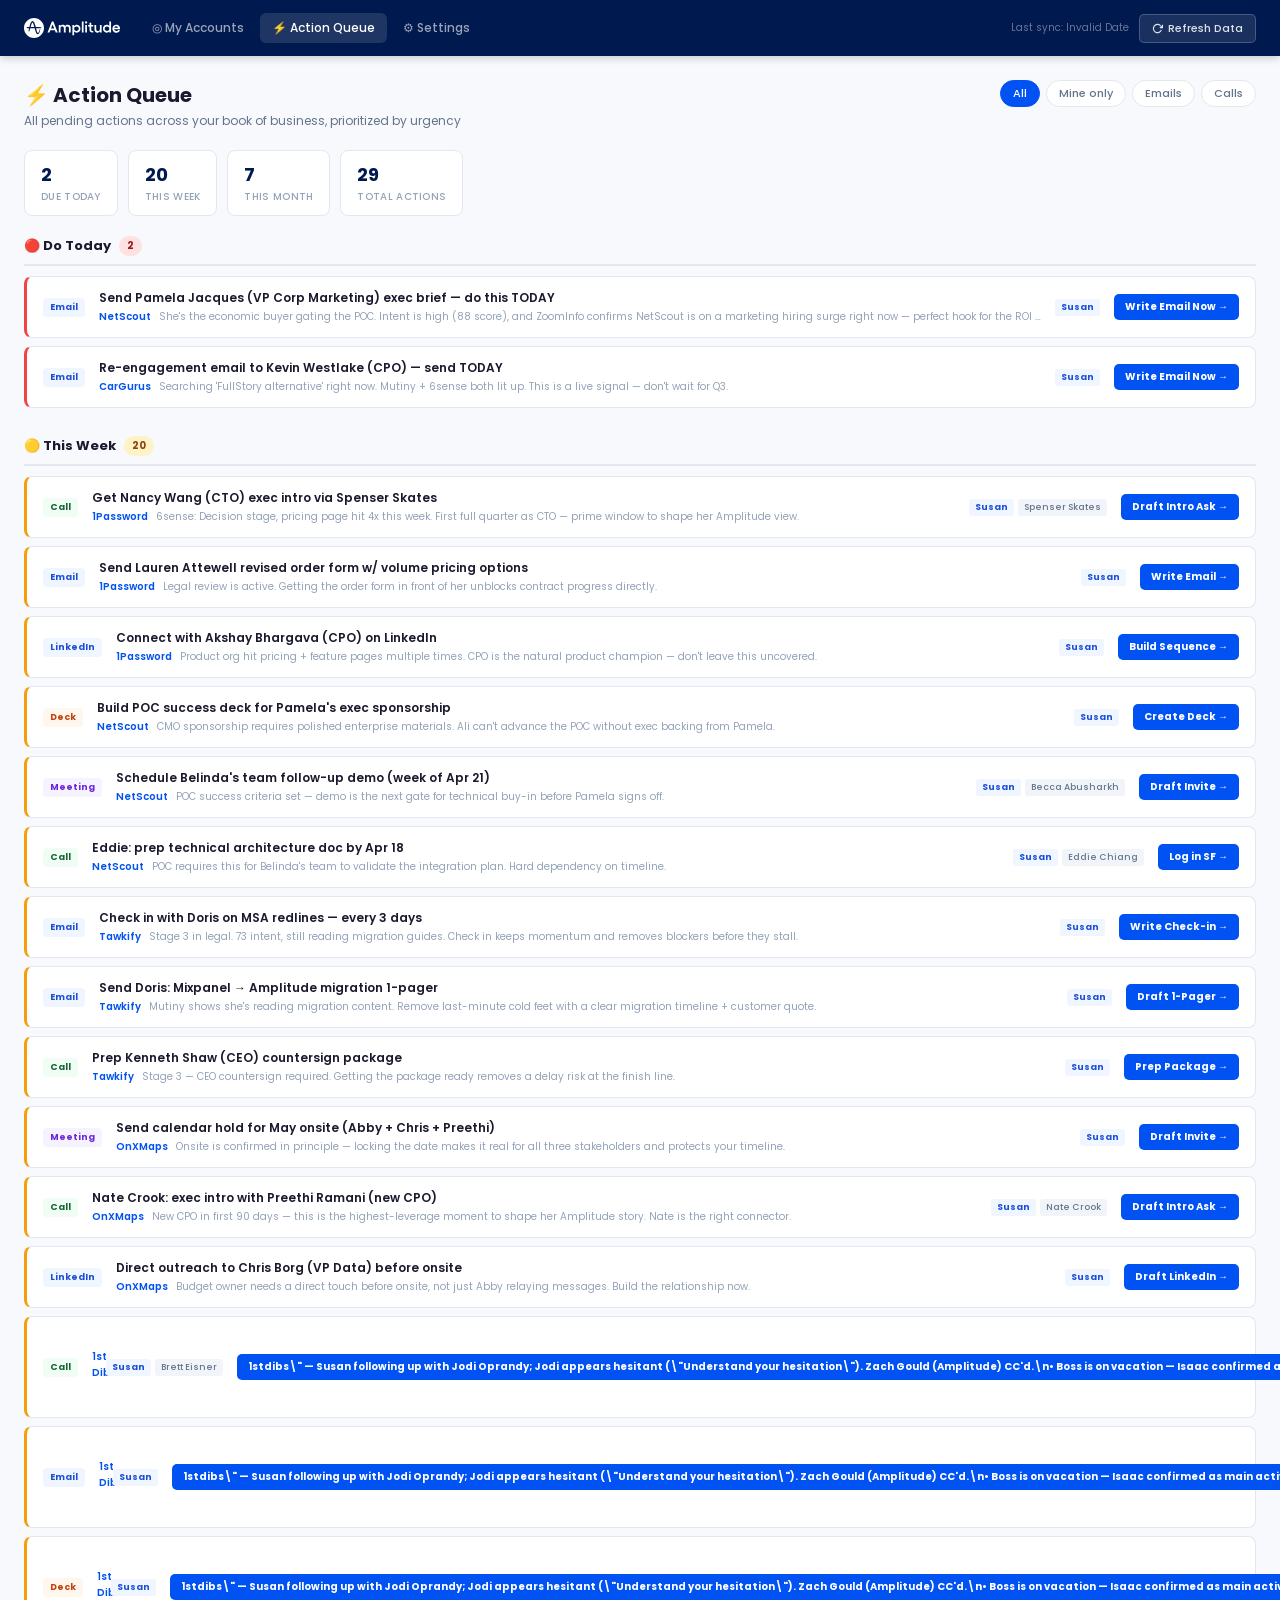
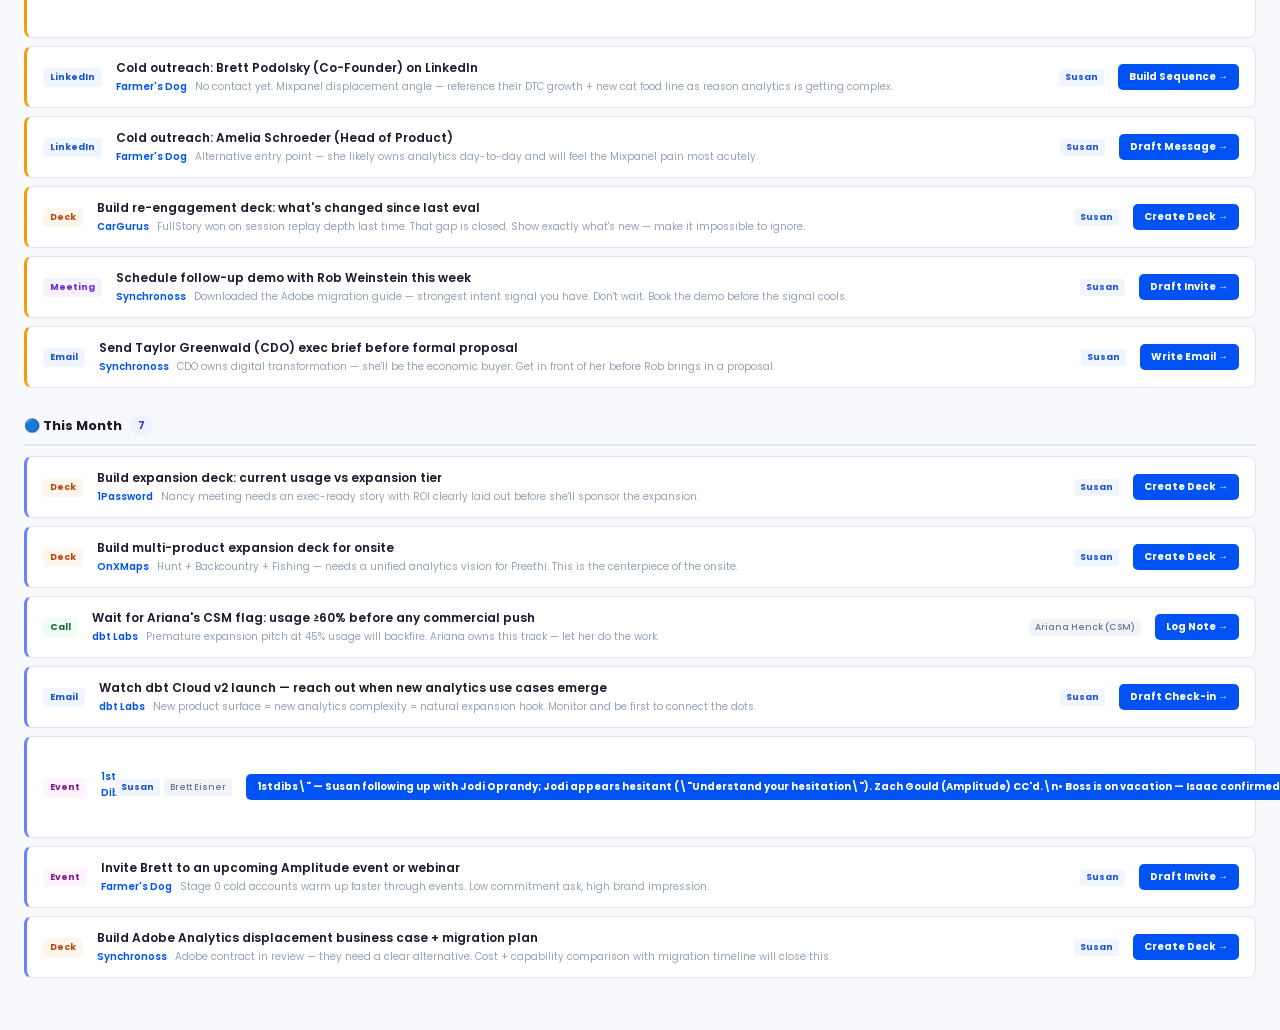
<file: queue.html>
<!DOCTYPE html>
<html lang="en">
<head>
  <meta charset="UTF-8" />
  <meta name="viewport" content="width=device-width, initial-scale=1.0" />
  <title>Action Queue — Amplitude AE Dashboard</title>
  <link rel="preconnect" href="https://fonts.googleapis.com">
  <link href="https://fonts.googleapis.com/css2?family=Poppins:wght@300;400;500;600;700&display=swap" rel="stylesheet">
  <style>
/* ── Amplitude Design Tokens ─────────────────────────────────────── */
:root {
  --navy:      #001A4F;
  --blue:      #0052F2;
  --lilac:     #6980FF;
  --teal:      #00B2A9;
  --offwhite:  #F7F9FC;
  --dark:      #1A1A2E;
  --mid:       #64748B;
  --light:     #E2E8F0;
  --surface:   #fff;
  --radius:    10px;
  --shadow:    0 2px 12px rgba(0,0,0,0.07);
}

* { box-sizing: border-box; margin: 0; padding: 0; }

body {
  font-family: 'Poppins', sans-serif;
  background: var(--offwhite);
  color: var(--dark);
  min-height: 100vh;
  font-size: 13px;
}

/* ── Nav ─────────────────────────────────────────────────────────── */
.nav {
  background: var(--navy);
  padding: 0 24px;
  display: flex;
  align-items: center;
  justify-content: space-between;
  height: 56px;
  position: sticky;
  top: 0;
  z-index: 100;
  box-shadow: 0 2px 8px rgba(0,0,0,0.2);
}

.nav-logo img { height: 20px; width: auto; display: block; }

.nav-links {
  display: flex;
  align-items: center;
  gap: 4px;
}

.nav-links a {
  color: rgba(255,255,255,0.6);
  text-decoration: none;
  font-size: 12px;
  font-weight: 500;
  padding: 6px 12px;
  border-radius: 6px;
  transition: all 0.15s;
  display: flex;
  align-items: center;
  gap: 6px;
}

.nav-links a:hover { color: #fff; background: rgba(255,255,255,0.08); }
.nav-links a.active { color: #fff; background: rgba(255,255,255,0.12); }

.nav-right {
  display: flex;
  align-items: center;
  gap: 10px;
}

.refresh-btn {
  background: rgba(255,255,255,0.1);
  border: 1px solid rgba(255,255,255,0.2);
  color: rgba(255,255,255,0.85);
  font-family: 'Poppins', sans-serif;
  font-size: 11px;
  font-weight: 500;
  padding: 5px 12px;
  border-radius: 5px;
  cursor: pointer;
  display: flex;
  align-items: center;
  gap: 5px;
  transition: all 0.15s;
}
.refresh-btn:hover { background: rgba(255,255,255,0.18); }

.last-sync {
  font-size: 10px;
  color: rgba(255,255,255,0.4);
}

/* ── Page wrapper ────────────────────────────────────────────────── */
.page { padding: 24px; max-width: 1400px; margin: 0 auto; }

.page-header {
  margin-bottom: 20px;
}

.page-title {
  font-size: 20px;
  font-weight: 700;
  color: var(--dark);
}

.page-subtitle {
  font-size: 12px;
  color: var(--mid);
  margin-top: 2px;
}

/* ── Card ────────────────────────────────────────────────────────── */
.card {
  background: var(--surface);
  border-radius: var(--radius);
  box-shadow: var(--shadow);
  border: 1px solid var(--light);
}

.card-header {
  padding: 14px 18px 0;
  display: flex;
  align-items: center;
  justify-content: space-between;
}

.card-title {
  font-size: 12px;
  font-weight: 700;
  color: var(--dark);
  display: flex;
  align-items: center;
  gap: 6px;
  text-transform: uppercase;
  letter-spacing: 0.3px;
}

/* ── Badges ──────────────────────────────────────────────────────── */
.badge {
  font-size: 10px;
  font-weight: 600;
  padding: 2px 8px;
  border-radius: 20px;
  display: inline-block;
}

.badge-expansion { background: #EEF2FF; color: #4338CA; }
.badge-land      { background: #F0FDF4; color: #166534; }
.badge-stage2    { background: #FFF7ED; color: #C2410C; }
.badge-stage3    { background: #ECFDF5; color: #065F46; }
.badge-stage0    { background: #F8FAFC; color: #64748B; }
.badge-lost      { background: #FEF2F2; color: #991B1B; }

/* ── Intent score bar ────────────────────────────────────────────── */
.intent-bar {
  display: flex;
  align-items: center;
  gap: 8px;
}

.intent-track {
  flex: 1;
  height: 5px;
  background: var(--light);
  border-radius: 3px;
  overflow: hidden;
}

.intent-fill {
  height: 100%;
  border-radius: 3px;
  background: var(--blue);
}

.intent-score {
  font-size: 11px;
  font-weight: 700;
  color: var(--blue);
  min-width: 28px;
  text-align: right;
}

/* ── Urgency labels ──────────────────────────────────────────────── */
.urg-today { border-left: 3px solid #EF4444; }
.urg-week  { border-left: 3px solid #F59E0B; }
.urg-month { border-left: 3px solid #6980FF; }

.sl-today { background: #FEE2E2; color: #991B1B; font-size: 9px; font-weight: 700; padding: 2px 6px; border-radius: 3px; }
.sl-week  { background: #FEF3C7; color: #92400E; font-size: 9px; font-weight: 700; padding: 2px 6px; border-radius: 3px; }
.sl-month { background: #EEF2FF; color: #4338CA; font-size: 9px; font-weight: 700; padding: 2px 6px; border-radius: 3px; }

/* ── Buttons ─────────────────────────────────────────────────────── */
.btn {
  font-family: 'Poppins', sans-serif;
  font-weight: 600;
  border: none;
  cursor: pointer;
  border-radius: 6px;
  transition: all 0.15s;
  display: inline-flex;
  align-items: center;
  gap: 5px;
}

.btn-primary {
  background: var(--blue);
  color: #fff;
  font-size: 12px;
  padding: 8px 16px;
}
.btn-primary:hover { background: var(--navy); }

.btn-cowork {
  background: var(--blue);
  color: #fff;
  font-size: 11px;
  font-weight: 700;
  padding: 6px 12px;
  border-radius: 6px;
  border: none;
  cursor: pointer;
  font-family: 'Poppins', sans-serif;
  transition: background 0.15s;
}
.btn-cowork:hover { background: var(--navy); }
.btn-cowork.success { background: #059669; }

.btn-ghost {
  background: none;
  color: var(--mid);
  font-size: 11px;
  padding: 5px 10px;
  border: 1px solid var(--light);
}
.btn-ghost:hover { border-color: var(--blue); color: var(--blue); }

/* ── Filter chips ────────────────────────────────────────────────── */
.filters {
  display: flex;
  gap: 6px;
  flex-wrap: wrap;
  margin-bottom: 16px;
}

.chip {
  background: var(--surface);
  border: 1px solid var(--light);
  color: var(--mid);
  font-family: 'Poppins', sans-serif;
  font-size: 11px;
  font-weight: 500;
  padding: 4px 12px;
  border-radius: 20px;
  cursor: pointer;
  transition: all 0.15s;
}
.chip:hover { border-color: var(--blue); color: var(--blue); }
.chip.active { background: var(--blue); color: #fff; border-color: var(--blue); }

/* ── Modal ───────────────────────────────────────────────────────── */
.modal-overlay {
  position: fixed;
  inset: 0;
  background: rgba(10,20,50,0.45);
  z-index: 200;
  display: flex;
  align-items: center;
  justify-content: center;
  padding: 20px;
}

.modal-box {
  background: #fff;
  border-radius: 14px;
  width: 560px;
  max-width: 100%;
  box-shadow: 0 24px 64px rgba(0,0,0,0.22);
  overflow: hidden;
}

.modal-head {
  background: var(--navy);
  padding: 14px 18px;
  display: flex;
  align-items: center;
  justify-content: space-between;
}

.modal-head-title {
  color: #fff;
  font-weight: 700;
  font-size: 14px;
  display: flex;
  align-items: center;
  gap: 8px;
}

.modal-close {
  background: none;
  border: none;
  color: rgba(255,255,255,0.6);
  font-size: 22px;
  cursor: pointer;
  line-height: 1;
}

.modal-body { padding: 20px; }

.modal-cowork-btn {
  display: flex;
  align-items: center;
  justify-content: center;
  gap: 8px;
  width: 100%;
  background: var(--blue);
  color: #fff;
  font-family: 'Poppins', sans-serif;
  font-size: 13px;
  font-weight: 700;
  padding: 11px 18px;
  border-radius: 8px;
  border: none;
  cursor: pointer;
  margin-bottom: 10px;
  transition: background 0.15s;
}
.modal-cowork-btn:hover { background: var(--navy); }
.modal-cowork-btn.success { background: #059669; }

.modal-prompt-hint {
  font-size: 10px;
  color: var(--mid);
  margin-bottom: 8px;
}

.modal-prompt-text {
  background: var(--offwhite);
  border: 1px solid var(--light);
  border-radius: 7px;
  padding: 12px;
  font-size: 11px;
  line-height: 1.6;
  color: var(--dark);
  max-height: 220px;
  overflow-y: auto;
  white-space: pre-wrap;
  margin-bottom: 8px;
}

.modal-copy-btn {
  background: var(--offwhite);
  border: 1px solid var(--light);
  color: var(--mid);
  font-family: 'Poppins', sans-serif;
  font-size: 11px;
  font-weight: 600;
  padding: 6px 14px;
  border-radius: 5px;
  cursor: pointer;
}
.modal-copy-btn.copied { background: #D1FAE5; border-color: #6EE7B7; color: #065F46; }

/* ── Misc helpers ────────────────────────────────────────────────── */
.empty-state {
  text-align: center;
  padding: 60px 20px;
  color: var(--mid);
}

.empty-state h3 { font-size: 15px; margin-bottom: 6px; color: var(--dark); }
.empty-state p  { font-size: 12px; }

.dot-connected { width: 7px; height: 7px; background: #22C55E; border-radius: 50%; display: inline-block; }
.dot-error     { width: 7px; height: 7px; background: #EF4444; border-radius: 50%; display: inline-block; }
.dot-unknown   { width: 7px; height: 7px; background: #94A3B8; border-radius: 50%; display: inline-block; }

</style>
  <style>
    .queue-section { margin-bottom: 28px; }

    .queue-section-header {
      display: flex;
      align-items: center;
      gap: 8px;
      margin-bottom: 10px;
      padding-bottom: 8px;
      border-bottom: 2px solid #E2E8F0;
    }

    .queue-section-title {
      font-size: 13px;
      font-weight: 700;
      color: #1A1A2E;
    }

    .queue-count {
      background: #F1F5F9;
      color: #64748B;
      font-size: 10px;
      font-weight: 700;
      padding: 2px 8px;
      border-radius: 20px;
    }

    .queue-count.today { background: #FEE2E2; color: #991B1B; }
    .queue-count.week  { background: #FEF3C7; color: #92400E; }
    .queue-count.month { background: #EEF2FF; color: #4338CA; }

    .queue-item {
      background: #fff;
      border: 1px solid #E2E8F0;
      border-radius: 8px;
      padding: 12px 16px;
      margin-bottom: 8px;
      display: flex;
      align-items: center;
      gap: 14px;
      transition: box-shadow 0.15s;
    }

    .queue-item:hover { box-shadow: 0 2px 12px rgba(0,82,242,0.08); border-color: #BFDBFE; }

    .queue-item.urg-today { border-left: 3px solid #EF4444; }
    .queue-item.urg-week  { border-left: 3px solid #F59E0B; }
    .queue-item.urg-month { border-left: 3px solid #6980FF; }

    .queue-type-badge {
      font-size: 9px;
      font-weight: 700;
      padding: 3px 7px;
      border-radius: 4px;
      white-space: nowrap;
      flex-shrink: 0;
    }

    .stype-email    { background: #EFF6FF; color: #1D4ED8; }
    .stype-call     { background: #F0FDF4; color: #166534; }
    .stype-deck     { background: #FFF7ED; color: #C2410C; }
    .stype-linkedin { background: #EFF6FF; color: #1D4ED8; }
    .stype-meeting  { background: #F5F3FF; color: #6D28D9; }
    .stype-event    { background: #FDF4FF; color: #86198F; }

    .queue-body { flex: 1; min-width: 0; }

    .queue-title {
      font-size: 12px;
      font-weight: 600;
      color: #1A1A2E;
      margin-bottom: 2px;
      white-space: nowrap;
      overflow: hidden;
      text-overflow: ellipsis;
    }

    .queue-meta {
      display: flex;
      align-items: center;
      gap: 8px;
      flex-wrap: wrap;
    }

    .queue-account {
      font-size: 10px;
      font-weight: 600;
      color: #0052F2;
      text-decoration: none;
    }
    .queue-account:hover { text-decoration: underline; }

    .queue-why {
      font-size: 10px;
      color: #94A3B8;
      flex: 1;
      white-space: nowrap;
      overflow: hidden;
      text-overflow: ellipsis;
    }

    .queue-who {
      display: flex;
      gap: 4px;
      flex-shrink: 0;
    }

    .who-chip {
      font-size: 9px;
      background: #F1F5F9;
      color: #64748B;
      padding: 2px 6px;
      border-radius: 3px;
      font-weight: 500;
    }

    .who-chip.who-me {
      background: #EFF6FF;
      color: #1D4ED8;
      font-weight: 700;
    }

    .queue-cta {
      background: #0052F2;
      color: #fff;
      font-family: 'Poppins', sans-serif;
      font-size: 10px;
      font-weight: 700;
      padding: 5px 11px;
      border-radius: 5px;
      border: none;
      cursor: pointer;
      white-space: nowrap;
      flex-shrink: 0;
      transition: background 0.15s;
    }
    .queue-cta:hover { background: #001A4F; }

    .queue-summary {
      display: flex;
      gap: 10px;
      margin-bottom: 20px;
    }

    .summary-chip {
      background: #fff;
      border: 1px solid #E2E8F0;
      border-radius: 8px;
      padding: 10px 16px;
    }

    .summary-chip-val {
      font-size: 18px;
      font-weight: 700;
      color: #001A4F;
    }

    .summary-chip-label {
      font-size: 10px;
      color: #94A3B8;
      font-weight: 500;
      text-transform: uppercase;
      letter-spacing: 0.3px;
      margin-top: 1px;
    }
  </style>
</head>
<body>
  <div id="app-nav"></div>

  <div class="page">
    <div class="page-header" style="display:flex;align-items:flex-start;justify-content:space-between;">
      <div>
        <div class="page-title">⚡ Action Queue</div>
        <div class="page-subtitle">All pending actions across your book of business, prioritized by urgency</div>
      </div>
      <div class="filters" style="margin-bottom:0;">
        <button class="chip active" onclick="setFilter('all',this)">All</button>
        <button class="chip" onclick="setFilter('me',this)">Mine only</button>
        <button class="chip" onclick="setFilter('email',this)">Emails</button>
        <button class="chip" onclick="setFilter('call',this)">Calls</button>
      </div>
    </div>

    <div class="queue-summary" id="queueSummary"></div>

    <div id="queueContent"></div>
  </div>

  <div id="actionModal" style="display:none;" class="modal-overlay"></div>

  <script>
// accounts.json — written by Cowork data refresh skill
// Last updated: manually seeded
// DO NOT edit by hand — regenerated by Cowork on each refresh

const ACCOUNTS = {
  "1Password": {
    type: "Expansion", stage: "Stage 2",
    accountSummary: "Strong expansion candidate — Nancy Wang (CTO) owns AI-first mandate and the $200K ITOM use case budget. AI just approved for EU org, CSMs being onboarded. Best window in 12 months to push volume expansion + Experimentation/PSP upsell.",
    linkedin: [
      { name: "Nancy Wang", title: "Chief Technology Officer", relevance: "buyer", note: "Key exec target — needs to validate volume expansion. Spenser Skates intro TBD.", li: "#" },
      { name: "Lauren Attewell", title: "Head of Legal & Admin", relevance: "influencer", note: "Controls contract + procurement process.", li: "#" },
      { name: "Pedro Canahuati", title: "SVP Engineering", relevance: "influencer", note: "Engineering leader who owns the platform — cares about data depth.", li: "#" },
      { name: "Jeff Shiner", title: "CEO", relevance: "buyer", note: "Ultimate economic buyer for expansion of this size.", li: "#" },
      { name: "Akshay Bhargava", title: "Chief Product Officer", relevance: "influencer", note: "Product org owns Amplitude usage — potential champion if engaged.", li: "#" },
    ],
    zoominfo: {
      company: "1Password", industry: "Cybersecurity / SaaS", employees: "~800", hq: "Toronto, ON", revenue: "$320M+ ARR", funding: "Series C — $620M",
      website: "1password.com",
      techStack: [{ name: "Amplitude ✓", type: "amplitude" }, { name: "Segment", type: "normal" }, { name: "Snowflake", type: "normal" }, { name: "dbt", type: "normal" }, { name: "Looker", type: "normal" }, { name: "Pendo ⚠", type: "competitor" }, { name: "Zendesk", type: "normal" }],
      signals: [{ date: "Apr 2026", text: "Hiring: Senior Data Analyst (Product Analytics) — 2 open roles" }, { date: "Mar 2026", text: "Launched 1Password Extended Access Management — new product line" }, { date: "Feb 2026", text: "CTO Nancy Wang joined from Meta — first full quarter in seat" }]
    },
    salesforce: {
      oppName: "1Password — Platform Expansion Q2 2026", stage: "Stage 2 — Value Validation",
      closeDate: "Jun 30, 2026", lastActivity: "Apr 8, 2026",
      nextSteps: "Set up exec meeting between Nancy Wang (CTO) and Spenser Skates to validate volume expansion use case. Lauren Attewell managing legal review. Send revised order form by Apr 25.",
      activities: [{ type: "Call", date: "Apr 8", note: "Discovery with Lauren — expansion interest confirmed, legal review flagged" }, { type: "Email", date: "Mar 28", note: "Sent usage report showing 40% growth in tracked events vs contract tier" }, { type: "Meeting", date: "Mar 15", note: "QBR with Ariana (CSM) + 1Password — expansion path agreed in principle" }]
    },
    sixsense: {
      score: 78, stage: "Decision",
      personas: ["Product Analytics", "Data Engineering", "C-Suite / Finance"],
      keywords: ["product analytics platform", "user behavior tracking", "feature adoption metrics", "data warehouse analytics", "volume pricing analytics"],
      activities: [{ date: "Apr 13", type: "web", label: "Web Visit", text: "Pricing page — 4 visits this week by 3 unique users" }, { date: "Apr 11", type: "content", label: "Content", text: "Downloaded 'Scaling Analytics with Amplitude' enterprise guide" }, { date: "Apr 9", type: "search", label: "Search", text: "Researching 'amplitude enterprise pricing' + 'analytics seat pricing'" }, { date: "Apr 7", type: "web", label: "Web Visit", text: "Customer stories page — focused on security/SaaS case studies" }]
    },
    mutiny: {
      identified: true, lastSeen: "Apr 13, 2026", visits: 7,
      segment: "High-Growth SaaS — Data-Heavy Teams", persona: "Enterprise Analytics Buyer",
      pages: [{ url: "/product/analytics", personalization: "Product Analytics for Security SaaS", engagement: "high" }, { url: "/pricing", personalization: "Enterprise Volume Pricing", engagement: "high" }, { url: "/customers/security", personalization: "Security Industry Case Studies", engagement: "med" }],
      recommendation: "They've hit pricing 4x this week and read the enterprise guide. Lead your next outreach with volume pricing transparency and a side-by-side of current contract vs expansion tier. Reference Okta or Cloudflare as a security-adjacent expansion story."
    },
    buyingMap: {
      focus: ["Nancy Wang", "Akshay Bhargava", "Lauren Attewell"],
      focusNote: "At Stage 2 you need exec validation (Nancy), a product champion (Akshay), and legal coverage (Lauren) to move forward.",
      tiers: [
        { label: "C-Suite / Economic Buyers", people: [
          { name: "Nancy Wang", title: "Chief Technology Officer", role: "Economic Buyer", status: "target", priority: true, note: "First priority — needs exec intro via Spenser Skates. Not yet connected.", li: "#" },
          { name: "Jeff Shiner", title: "CEO", role: "Final Approver", status: "unknown", priority: false, note: "May be required for expansion of this size.", li: "#" },
          { name: "Akshay Bhargava", title: "Chief Product Officer", role: "Champion Candidate", status: "target", priority: true, note: "Product org owns Amplitude usage. Potential champion if engaged.", li: "#" },
        ]},
        { label: "Technical / Influencers", people: [
          { name: "Pedro Canahuati", title: "SVP Engineering", role: "Technical Evaluator", status: "unknown", priority: false, note: "Engineering platform owner. Loop in if technical objections arise.", li: "#" },
        ]},
        { label: "Legal / Procurement", people: [
          { name: "Lauren Attewell", title: "Head of Legal & Admin", role: "Gatekeeper", status: "engaged", priority: true, note: "Actively managing contract review. Relationship is solid.", li: "#" },
        ]}
      ]
    },
    nextSteps: [
      { p:1, urgency:"week", type:"call",     title:"Get Nancy Wang (CTO) exec intro via Spenser Skates",    why:"6sense: Decision stage, pricing page hit 4x this week. First full quarter as CTO — prime window to shape her Amplitude view.", who:["Susan","Spenser Skates"], action:"write-email",  cta:"Draft Intro Ask" },
      { p:2, urgency:"week", type:"email",    title:"Send Lauren Attewell revised order form w/ volume pricing options", why:"Legal review is active. Getting the order form in front of her unblocks contract progress directly.", who:["Susan"], action:"write-email", cta:"Write Email" },
      { p:3, urgency:"week", type:"linkedin", title:"Connect with Akshay Bhargava (CPO) on LinkedIn",        why:"Product org hit pricing + feature pages multiple times. CPO is the natural product champion — don't leave this uncovered.", who:["Susan"], action:"sequence",    cta:"Build Sequence" },
      { p:4, urgency:"month",type:"deck",     title:"Build expansion deck: current usage vs expansion tier",  why:"Nancy meeting needs an exec-ready story with ROI clearly laid out before she'll sponsor the expansion.", who:["Susan"], action:"deck",         cta:"Create Deck" },
    ]
  },

  "NetScout": {
    type: "New Logo", stage: "Stage 3",
    accountSummary: "$200K POC at Stage 3 — highest intent account in the book (88/100). Pamela Jacques (VP Marketing, economic buyer) approval is the gating item. ⚠️ Adobe competitive objection in Ali's inbox needs a response before the exec demo.",
    linkedin: [
      { name: "Aliasgar Amin", title: "Director, Digital Experience & Analytics", relevance: "champion", note: "Internal champion — driving the POC. Primary prospect in Outreach.", li: "https://www.linkedin.com/in/aliasgar-amin/" },
      { name: "Pamela Jacques", title: "VP, Corporate Marketing", relevance: "buyer", note: "Economic buyer — approval is gating per SF notes. Next action: exec brief + pricing conversation.", li: "https://app.zoominfo.com/#/apps/profile/person/17326059451" },
      { name: "Belinda Yung-Rubke", title: "Global VP, Area, Customer Marketing", relevance: "champion", note: "Data champion — Michael and Don report to her. Key technical sign-off on marketing use cases.", li: "https://app.zoominfo.com/#/apps/profile/person/1679298952" },
      { name: "Jean Bua", title: "CFO", relevance: "buyer", note: "Controls final budget approval. ZI accuracy score 92 — email verified. Not yet in conversation.", li: "https://app.zoominfo.com/#/apps/profile/person/1265551392" },
      { name: "Sanjay Munshi", title: "Chief Operating Officer", relevance: "influencer", note: "COO — will care about adoption and operational ROI. ZI accuracy 98.", li: "https://app.zoominfo.com/#/apps/profile/person/1324207783" },
    ],
    zoominfo: {
      company: "NETSCOUT Systems, Inc.", industry: "Networking Software / Cybersecurity", employees: "2,102", hq: "Westford, MA", revenue: "$861M (NASDAQ: NTCT)", funding: "Public — Founded 1984",
      website: "netscout.com",
      techStack: [{ name: "Tableau ⚠", type: "competitor" }, { name: "Google Analytics ⚠", type: "competitor" }, { name: "Salesforce", type: "normal" }, { name: "Marketo", type: "normal" }, { name: "AWS", type: "normal" }, { name: "ServiceNow", type: "normal" }],
      signals: [{ date: "Mar 24 '26", text: "🔥 Hiring surge in Marketing — more open roles than any point in past 12 months (content, digital, social, video). Team is scaling." }, { date: "Mar 23 '26", text: "MWC 2026: DDoS + AI-driven cybersecurity positioning. Darren Anstee quoted in Technology Magazine." }, { date: "Feb 12 '26", text: "Positioning as AI-driven defense platform for 2026 — AI security commentary from Gaurav Mohan." }]
    },
    salesforce: {
      oppName: "NETSCOUT | Land | -", stage: "Stage 3 — Business & Technical Evaluation",
      closeDate: "Jun 26, 2026", lastActivity: "Apr 14, 2026",
      nextSteps: "4.2.26 — Commercials + POC scope kick-off call with Ali Amin. Key items to confirm: economic buyer (Pamela — approval is gating), binary success criteria, committed Go/No-Go decision date, full buying committee (Marketing: Michael/Don + IT parallel demos). POC structure: 3-week POC + 90-day opt-out per Ali's request. Next: brief Pamela on pricing, schedule exec demo.",
      activities: [{ type: "Call", date: "Apr 2", note: "Commercials + POC scope kick-off with Ali. Confirmed 3-week POC + 90-day opt-out structure. Exec demo with Pamela TBD." }, { type: "Demo", date: "Mar 5", note: "Follow-up demo to finish features + demo of current analytics flow with Ali's team." }, { type: "Demo", date: "Mar 4", note: "Initial POC demo — Ali confirmed strong interest, escalating to Pamela for exec alignment." }]
    },
    sixsense: {
      score: 88, stage: "Purchase",
      personas: ["Product Management", "Data & Analytics", "Marketing / CMO"],
      keywords: ["product analytics enterprise", "user journey analytics", "amplitude vs tableau", "digital experience analytics", "POC analytics platform"],
      activities: [{ date: "Apr 14", type: "web", label: "Web Visit", text: "ROI calculator page — 2 sessions today from Westford IP" }, { date: "Apr 12", type: "content", label: "Content", text: "Watched 'Amplitude for Enterprise' webinar (full 47 min)" }, { date: "Apr 11", type: "search", label: "Search", text: "Comparing 'amplitude vs tableau for product analytics'" }, { date: "Apr 9", type: "web", label: "Web Visit", text: "Security & compliance page — 3 unique visitors" }]
    },
    mutiny: {
      identified: true, lastSeen: "Apr 14, 2026", visits: 12,
      segment: "Enterprise New Eval — High Urgency", persona: "Enterprise POC Stage",
      pages: [{ url: "/product/data-management", personalization: "Enterprise Data Governance", engagement: "high" }, { url: "/roi-calculator", personalization: "Enterprise ROI Calculator", engagement: "high" }, { url: "/security", personalization: "Enterprise Security & Compliance", engagement: "high" }],
      recommendation: "Most engaged account in your book — 12 website visits, full webinar watch. Pamela's team hit the ROI calculator today. Send exec brief TODAY with ROI estimate pre-filled for NetScout's scale. Strike while hot."
    },
    buyingMap: {
      focus: ["Pamela Jacques", "Aliasgar Amin", "Belinda Yung-Rubke"],
      focusNote: "POC stage requires your champion (Ali) driving evaluation, Belinda signing off on marketing use cases, and Pamela (VP Corp Marketing) aligned as economic buyer before you can advance.",
      tiers: [
        { label: "Economic Buyer / Exec Sponsors", people: [
          { name: "Pamela Jacques", title: "VP, Corporate Marketing", role: "Economic Buyer", status: "target", priority: true, note: "Approval is gating per SF notes. Needs exec brief + pricing conversation. ZoomInfo confirmed contact.", li: "https://app.zoominfo.com/#/apps/profile/person/17326059451" },
          { name: "Jean Bua", title: "CFO", role: "Budget Holder", status: "unknown", priority: false, note: "Final budget sign-off. ZI accuracy 92, email verified. Not yet engaged.", li: "https://app.zoominfo.com/#/apps/profile/person/1265551392" },
          { name: "Sanjay Munshi", title: "Chief Operating Officer", role: "Influencer", status: "unknown", priority: false, note: "Will weigh in on operational ROI and adoption plan.", li: "https://app.zoominfo.com/#/apps/profile/person/1324207783" },
        ]},
        { label: "Champion / Evaluation Team", people: [
          { name: "Aliasgar Amin", title: "Director, Digital Experience & Analytics", role: "Champion", status: "engaged", priority: true, note: "Primary prospect in Outreach. Driving the POC — confirmed 3-week structure + 90-day opt-out.", li: "https://www.linkedin.com/in/aliasgar-amin/" },
          { name: "Belinda Yung-Rubke", title: "Global VP, Area, Customer Marketing", role: "Technical Sign-off", status: "engaged", priority: true, note: "Data champion. Michael and Don report to her. Key gatekeeper for marketing analytics use cases.", li: "https://app.zoominfo.com/#/apps/profile/person/1679298952" },
        ]}
      ]
    },
    nextSteps: [
      { p:1, urgency:"today", type:"email",   title:"Send Pamela Jacques (VP Corp Marketing) exec brief — do this TODAY",      why:"She's the economic buyer gating the POC. Intent is high (88 score), and ZoomInfo confirms NetScout is on a marketing hiring surge right now — perfect hook for the ROI conversation.", who:["Susan"], action:"write-email", cta:"Write Email Now" },
      { p:2, urgency:"week",  type:"deck",    title:"Build POC success deck for Pamela's exec sponsorship",   why:"CMO sponsorship requires polished enterprise materials. Ali can't advance the POC without exec backing from Pamela.", who:["Susan"], action:"deck",       cta:"Create Deck" },
      { p:3, urgency:"week",  type:"meeting", title:"Schedule Belinda's team follow-up demo (week of Apr 21)", why:"POC success criteria set — demo is the next gate for technical buy-in before Pamela signs off.", who:["Susan","Becca Abusharkh"], action:"write-email", cta:"Draft Invite" },
      { p:4, urgency:"week",  type:"call",    title:"Eddie: prep technical architecture doc by Apr 18",       why:"POC requires this for Belinda's team to validate the integration plan. Hard dependency on timeline.", who:["Susan","Eddie Chiang"], action:"sfnotes", cta:"Log in SF" },
    ],
    slackContext: `From Slack (#ext-netscout-amplitude + internal DMs):
• External channel #ext-netscout-amplitude active with Ali and Eddie — Eddie shared ZoomInfo WebSights data governance doc directly with Ali
• Ali explicitly emailed requesting Becca lead the IT team demo: "the IT team requirements are very specific and nuanced, and I would highly recommend Becca being on this call"
• ⚠️ Adobe rep sent Ali a document arguing "Amplitude is not a good match for our requirements" — Ali forwarded it to Susan asking for her response. This objection needs to be addressed directly.
• SF pipeline hygiene flag: NetScout Next Steps were last updated 2026-03-05 — flagged as stale by pipeline ops`,
    gmailContext: `From Gmail:
• IT demo took place Apr 8 — Harsha Silina (NetScout IT) + 12 attendees; Shawn shared Granola notes for that meeting
• Active email thread with Ali about IT demo scheduling (Harsha Silina coordinating); Susan confirmed Becca will lead
• Amplitude + NETSCOUT workspace visits logged Apr 7 + Apr 11 — anonymous visitor activity`,
    granolaContext: `From your Granola meeting notes:
• Pamela (VP Marketing) reports directly to CEO and has veto power — "If she doesn't like something, it's an instant no"
• Ali's demo coaching: put Becca front and center for the Pamela demo; lead with AI capabilities (CEO has a company-wide AI mandate and told Ali the current stack is "getting outdated"); frame around gap analysis, NOT ROI — "sales never credits marketing anyway"
• ZoomInfo integration is NON-NEGOTIABLE — currently 20% match rate; account-level journey analysis (AT&T vs Verizon on-site behavior) is Pamela's core use case
• Bot filtering is a major pain point: 150K bot sessions/month
• POC success criteria: API delta ≤10-15%, session count parity (~120-150K sessions/month), ZoomInfo match rate
• Vendor approval process: estimated 4-6 weeks minimum; AI committee review needed for PII (workaround: opt out of AI features initially to accelerate)
• MouseFlow contract locked until Feb 2027; budget pressure — GA4 is free, must justify spend vs. Adobe Analytics
• Pamela demo targeting the week after Ali's pricing review with her; onsite at Waltham HQ floated as an option`
  },

  "Tawkify": {
    type: "New Logo", stage: "Stage 3",
    accountSummary: "$75K deal in legal — MSA in redlines with Doris. ⚡ Call with Doris happened TODAY, Kaia summary just landed. Data infrastructure is the blockers (Leo stretched thin). Close target Jun 26, CEO countersign needed.",
    linkedin: [
      { name: "Doris Lin", title: "Head of Product", relevance: "champion", note: "Main contact — driving the deal. High urgency, close date Jun 26.", li: "#" },
      { name: "Kenneth Shaw", title: "CEO & Co-Founder", relevance: "buyer", note: "Co-founder, likely final approver for $75K contract.", li: "#" },
      { name: "Michelle Jacoby", title: "COO", relevance: "buyer", note: "Operational leader — owns vendor decisions alongside Doris.", li: "#" },
    ],
    zoominfo: {
      company: "Tawkify", industry: "Consumer Marketplace / Matchmaking", employees: "~80", hq: "San Francisco, CA", revenue: "$15–30M est.", funding: "Series B — $12M",
      website: "tawkify.com",
      techStack: [{ name: "Mixpanel ⚠", type: "competitor" }, { name: "Stripe", type: "normal" }, { name: "HubSpot", type: "normal" }, { name: "Segment", type: "normal" }, { name: "AWS", type: "normal" }],
      signals: [{ date: "Apr 2026", text: "In late-stage Amplitude negotiation — MSA in redlines" }, { date: "Mar 2026", text: "Hired Head of Growth — signals investment in conversion optimization" }, { date: "Feb 2026", text: "Mixpanel contract up for renewal Q2 2026 — displacement timing now" }]
    },
    salesforce: {
      oppName: "Tawkify — New Logo $75K", stage: "Stage 3 — Legal / Negotiation",
      closeDate: "Jun 26, 2026", lastActivity: "Apr 11, 2026",
      nextSteps: "MSA in redlines with Doris. Confirm final scope (Analytics + Session Replay). Legal to review by Apr 18. Target signature Jun 20 — 1 week buffer before close date.",
      activities: [{ type: "Contract", date: "Apr 11", note: "Sent MSA + order form to Doris for legal review" }, { type: "Call", date: "Apr 4", note: "Negotiation — agreed $75K, 12-month, Analytics + Session Replay" }, { type: "Demo", date: "Mar 28", note: "Final demo with Doris + CEO Kenneth — strong close signal" }]
    },
    sixsense: {
      score: 73, stage: "Decision",
      personas: ["Product Management", "Executive / C-Suite"],
      keywords: ["amplitude pricing", "session replay analytics", "mixpanel alternative", "product analytics startup"],
      activities: [{ date: "Apr 12", type: "web", label: "Web Visit", text: "Session replay product page — 2 visits from SF IP" }, { date: "Apr 10", type: "content", label: "Content", text: "Read 'Replacing Mixpanel with Amplitude' migration guide" }, { date: "Apr 8", type: "search", label: "Search", text: "Searching 'amplitude session replay pricing'" }]
    },
    mutiny: {
      identified: true, lastSeen: "Apr 12, 2026", visits: 8,
      segment: "Mid-Market Startup — Displacement Eval", persona: "Startup Product & Exec Buyer",
      pages: [{ url: "/product/session-replay", personalization: "Session Replay for Consumer Apps", engagement: "high" }, { url: "/pricing", personalization: "Startup & Growth Pricing", engagement: "high" }, { url: "/vs/mixpanel", personalization: "Amplitude vs Mixpanel", engagement: "high" }],
      recommendation: "They're reading the Mixpanel migration guide and checking Session Replay pricing. Deal is in legal — but reinforce confidence. Send Doris a 1-pager on migration timeline + what Mixpanel customers say post-switch. Removes last-minute cold feet."
    },
    buyingMap: {
      focus: ["Doris Lin", "Kenneth Shaw"],
      focusNote: "Stage 3 — deal is in legal. Doris is your champion driving it over the line. Kenneth (CEO) needs to countersign. Keep both warm and unblock anything immediately.",
      tiers: [
        { label: "Executive / Final Approvers", people: [
          { name: "Kenneth Shaw", title: "CEO & Co-Founder", role: "Final Approver", status: "target", priority: true, note: "Co-founder sign-off required. Warm from final demo — send brief check-in.", li: "#" },
          { name: "Michelle Jacoby", title: "COO", role: "Operational Sign-off", status: "unknown", priority: false, note: "May be looped into contract review — not yet engaged directly.", li: "#" },
        ]},
        { label: "Champion / Deal Driver", people: [
          { name: "Doris Lin", title: "Head of Product", role: "Champion", status: "engaged", priority: true, note: "Driving deal through legal. High urgency — check in every 3 days max.", li: "#" },
        ]}
      ]
    },
    nextSteps: [
      { p:1, urgency:"week",  type:"email",   title:"Check in with Doris on MSA redlines — every 3 days",    why:"Stage 3 in legal. 73 intent, still reading migration guides. Check in keeps momentum and removes blockers before they stall.", who:["Susan"], action:"write-email", cta:"Write Check-in" },
      { p:2, urgency:"week",  type:"email",   title:"Send Doris: Mixpanel → Amplitude migration 1-pager",    why:"Mutiny shows she's reading migration content. Remove last-minute cold feet with a clear migration timeline + customer quote.", who:["Susan"], action:"write-email", cta:"Draft 1-Pager" },
      { p:3, urgency:"week",  type:"call",    title:"Prep Kenneth Shaw (CEO) countersign package",            why:"Stage 3 — CEO countersign required. Getting the package ready removes a delay risk at the finish line.", who:["Susan"], action:"deck",       cta:"Prep Package" },
    ],
    slackContext: `From Slack (#ext-amplitude-tawkify + internal DMs):
• External channel #ext-amplitude-tawkify exists — created for Tawkify/Arrows + Amplitude planning
• Tawkify's stated stack vision: BigQuery as single source of truth, Looker as BI tool, Amplitude as behavioral analytics layer
• Biggest pain point: manual marketing campaign tracking through Google Sheets
• Current tools: Mixpanel, Optimizely, Segment, GTM
• Key funnels to track: onboarding (both platforms), profile completion, new commerce conversion
• SF hygiene: Tawkify next steps also flagged as stale in pipeline hygiene report`,
    gmailContext: `From Gmail:
• ⚡ Call with Doris happened TODAY (Apr 14, 11am-11:20am PDT) — Outreach Kaia summary just landed in inbox. Read it before any follow-up.
• Tawkify Assistant joined the Zoom — recording likely available`,
    granolaContext: `From your Granola meeting notes:
• Doris is the champion; Leo (data engineer) is stretched thin supporting 3 areas — data infrastructure is the real blocker
• Chicken-and-egg situation: need data investment to show value, need buy-in to invest
• Previous Amplitude account hit 50K MTU limit (Nov 2025) — address this proactively in any conversation
• Susan is sending Segment integration guide + AI quick-start tool; Doris to attempt Segment connection independently`
  },

  "OnXMaps": {
    type: "Expansion", stage: "Stage 2",
    accountSummary: "Good expansion candidate — onsite being planned (target core week). Nate Crook just introduced Preethi Ramani (new CPO) to Amplitude EAB. 5 draft outreach emails to team members are ready to send. AI feature adoption at 30% vs 50% target is the gap to close.",
    linkedin: [
      { name: "Abby Minrath", title: "Director, Product Analytics", relevance: "champion", note: "Main contact — deeply aligned on expansion value.", li: "#" },
      { name: "Chris Borg", title: "VP Data & Analytics", relevance: "buyer", note: "Owns the analytics budget. Needs a compelling story.", li: "#" },
      { name: "Preethi Ramani", title: "Chief Product Officer (new)", relevance: "buyer", note: "New CPO — first 90 days. Priority exec target. Nate Crook connection.", li: "#" },
      { name: "Eric Siegfried", title: "CEO", relevance: "influencer", note: "Founder/CEO — onsite planned, validates strategic direction.", li: "#" },
    ],
    zoominfo: {
      company: "onX Maps", industry: "Outdoor Recreation / Mobile Apps", employees: "~250", hq: "Missoula, MT", revenue: "$80M+ est.", funding: "Private — PE-backed",
      website: "onxmaps.com",
      techStack: [{ name: "Amplitude ✓", type: "amplitude" }, { name: "Snowflake", type: "normal" }, { name: "dbt", type: "normal" }, { name: "Looker", type: "normal" }, { name: "Braze", type: "normal" }, { name: "AppsFlyer", type: "normal" }],
      signals: [{ date: "Apr 2026", text: "Onsite visit planning underway — Eric + Preethi Ramani (new CPO) expected" }, { date: "Mar 2026", text: "OnX Backcountry product in beta — new analytics use case" }, { date: "Feb 2026", text: "Preethi Ramani joined as CPO — reviewing product analytics stack" }]
    },
    salesforce: {
      oppName: "OnXMaps — Platform Expansion (New Products)", stage: "Stage 2 — Discovery",
      closeDate: "Jul 31, 2026", lastActivity: "Apr 7, 2026",
      nextSteps: "Schedule onsite with Abby + Chris Borg + Preethi Ramani. Nate Crook to do exec intro with Preethi before visit. Prepare product expansion use case deck for Backcountry + Hunt. Target onsite in May.",
      activities: [{ type: "Call", date: "Apr 7", note: "Check-in with Abby — onsite confirmed for late May, Preethi open to meeting" }, { type: "Email", date: "Mar 31", note: "Sent new product analytics overview — Abby shared with Chris Borg" }, { type: "Meeting", date: "Mar 20", note: "EBR with Ariana (CSM) + onX — expansion path clear" }]
    },
    sixsense: {
      score: 62, stage: "Consideration",
      personas: ["Product Analytics", "Executive / CPO"],
      keywords: ["amplitude new products", "multi-product analytics", "outdoor app analytics", "mobile analytics platform"],
      activities: [{ date: "Apr 10", type: "web", label: "Web Visit", text: "Multi-product analytics page — Preethi's team browsing" }, { date: "Apr 7", type: "content", label: "Content", text: "Read 'Scaling Analytics Across Product Lines' guide" }, { date: "Apr 4", type: "web", label: "Web Visit", text: "Amplitude for mobile apps page — 2 visits" }]
    },
    mutiny: {
      identified: true, lastSeen: "Apr 10, 2026", visits: 5,
      segment: "Current Customer — Expansion Candidate", persona: "Multi-Product Analytics Buyer",
      pages: [{ url: "/product/multi-product", personalization: "Analytics Across Product Lines", engagement: "high" }, { url: "/customers/mobile", personalization: "Mobile-First Success Stories", engagement: "med" }, { url: "/product/experiment", personalization: "Experimentation for New Products", engagement: "low" }],
      recommendation: "Preethi is browsing multi-product content — she's evaluating whether to standardize analytics across Hunt, Backcountry, and Fishing. Lead the onsite with a live demo across all 3 products. Show unified dashboards as the headline story."
    },
    buyingMap: {
      focus: ["Preethi Ramani", "Chris Borg", "Abby Minrath"],
      focusNote: "Expansion needs CPO buy-in (Preethi — new in seat, prime window), budget owner alignment (Chris), and champion enablement (Abby). Onsite is your catalyst.",
      tiers: [
        { label: "Executive Tier", people: [
          { name: "Preethi Ramani", title: "Chief Product Officer (new)", role: "Economic Buyer", status: "target", priority: true, note: "New CPO — first 90 days. Prime window for influence. Nate Crook intro key.", li: "#" },
          { name: "Eric Siegfried", title: "CEO", role: "Exec Sponsor", status: "target", priority: false, note: "Will attend onsite — relationship builder. Not a blocker but great for deal gravity.", li: "#" },
        ]},
        { label: "Budget / Analytics Leadership", people: [
          { name: "Chris Borg", title: "VP Data & Analytics", role: "Budget Owner", status: "target", priority: true, note: "Owns the analytics budget. Abby has shared deck with him — needs direct outreach.", li: "#" },
        ]},
        { label: "Champion", people: [
          { name: "Abby Minrath", title: "Director, Product Analytics", role: "Champion", status: "engaged", priority: true, note: "Your inside champion. Keep her enabled and ahead of Preethi's questions.", li: "#" },
        ]}
      ]
    },
    nextSteps: [
      { p:1, urgency:"week",  type:"meeting", title:"Send calendar hold for May onsite (Abby + Chris + Preethi)", why:"Onsite is confirmed in principle — locking the date makes it real for all three stakeholders and protects your timeline.", who:["Susan"], action:"write-email", cta:"Draft Invite" },
      { p:2, urgency:"week",  type:"call",    title:"Nate Crook: exec intro with Preethi Ramani (new CPO)",   why:"New CPO in first 90 days — this is the highest-leverage moment to shape her Amplitude story. Nate is the right connector.", who:["Susan","Nate Crook"], action:"write-email", cta:"Draft Intro Ask" },
      { p:3, urgency:"month", type:"deck",    title:"Build multi-product expansion deck for onsite",           why:"Hunt + Backcountry + Fishing — needs a unified analytics vision for Preethi. This is the centerpiece of the onsite.", who:["Susan"], action:"deck", cta:"Create Deck" },
      { p:4, urgency:"week",  type:"linkedin","title":"Direct outreach to Chris Borg (VP Data) before onsite", why:"Budget owner needs a direct touch before onsite, not just Abby relaying messages. Build the relationship now.", who:["Susan"], action:"sequence", cta:"Draft LinkedIn" },
    ],
    slackContext: `From Slack:
• Susan added onXMaps (org id 22304) to #epd-gtm-outreach for product-led outreach enablement
• Brett Eisner available to help prep for onsite — asked for access to a sheet to get familiar`,
    gmailContext: `From Gmail:
• ⚡ 5 draft emails sitting unsent to onXMaps contacts: Maria Holden (Ford partnership analytics), Karlie Hays (Fish Dashboard), Toni Kljucevic (Experiment Analysis notebook), Derrick Nguyen (running experiments but not in Amplitude Experiment), Sophie Dilzell (Full Map vs MVP test) — these are ready to send
• ⚡ Nate Crook already emailed Preethi Ramani (new CPO) Apr 13 about the Amplitude Executive Advisory Board 2026 in San Diego — exec intro is in motion`,
    granolaContext: `From your Granola meeting notes:
• Only 30% of active users are using AI features vs. a 50% target — configure AI Controls (org-level + project-level context, event taxonomy/data dictionary uploads), especially important given onX's complex subscription event definitions
• Onsite plan: model after Ariana's half-day format (general intro + AI accelerator + team-specific sessions); target an onX "core week" for maximum attendance; key to get Chris Borg there
• Slack integration needs a refresh since the AI rollout — Ariana sent the link to Abby to follow up with IT
• Next monthly agenda: align around AI roadmap + agent demos, position it for Chris's attendance`
  },

  "dbt Labs": {
    type: "Expansion", stage: "Stage 2",
    accountSummary: "Not ready for expansion pitch yet — usage at ~45%, need 60%+ before commercial push. Ariana (CSM) owns this track. Monitor for dbt Cloud v2 launch as the natural trigger. Bi-weekly sync with Kate Doebler is active.",
    linkedin: [
      { name: "Kate Doebler", title: "Head of Data & Analytics", relevance: "champion", note: "Main contact — usage depth needs to increase before expansion pitch.", li: "#" },
      { name: "Tristan Handy", title: "CEO & Founder", relevance: "buyer", note: "Founder-led — likely involved in any significant platform expansion.", li: "#" },
      { name: "Drew Banin", title: "Chief Product Officer", relevance: "influencer", note: "Product leader — owns analytics use case within dbt Cloud.", li: "#" },
    ],
    zoominfo: {
      company: "dbt Labs", industry: "Data Infrastructure / Dev Tools", employees: "~400", hq: "Philadelphia, PA (Remote)", revenue: "$100M+ ARR est.", funding: "Series D — $222M",
      website: "getdbt.com",
      techStack: [{ name: "Amplitude ✓", type: "amplitude" }, { name: "Snowflake", type: "normal" }, { name: "Looker", type: "normal" }, { name: "Segment", type: "normal" }, { name: "Linear", type: "normal" }, { name: "Slack", type: "normal" }],
      signals: [{ date: "Apr 2026", text: "dbt Cloud v2 launch — new product surface, potential new analytics use cases" }, { date: "Mar 2026", text: "Hiring: 4 Product Managers across core product + developer experience" }, { date: "Feb 2026", text: "Deepened Snowflake partnership — data infrastructure investment signals" }]
    },
    salesforce: {
      oppName: "dbt Labs — Analytics Expansion", stage: "Stage 2 — Usage Review",
      closeDate: "Aug 31, 2026", lastActivity: "Mar 25, 2026",
      nextSteps: "Hold until usage improves (Ariana's CSM review: target 60%+ feature adoption). Check in with Kate in May. Ariana to flag when threshold is hit.",
      activities: [{ type: "Call", date: "Mar 25", note: "Sync with Ariana — usage at 45%, not ready for expansion yet" }, { type: "Email", date: "Mar 10", note: "Check-in with Kate — positive but no urgency" }, { type: "Meeting", date: "Feb 28", note: "QBR — adoption gaps identified in Experiment + Pathfinder" }]
    },
    sixsense: {
      score: 44, stage: "Awareness",
      personas: ["Data Engineering", "Product Management"],
      keywords: ["amplitude features", "analytics adoption", "product analytics best practices"],
      activities: [{ date: "Apr 5", type: "web", label: "Web Visit", text: "Amplitude Academy page — 2 visits from Kate's team" }, { date: "Mar 28", type: "content", label: "Content", text: "Read 'Getting More from Amplitude' best practices guide" }]
    },
    mutiny: {
      identified: true, lastSeen: "Apr 5, 2026", visits: 3,
      segment: "Current Customer — Nurture / Adoption", persona: "Customer Success Expansion",
      pages: [{ url: "/academy", personalization: "Analytics Maturity Resources", engagement: "med" }, { url: "/product/experiment", personalization: "Experimentation Platform", engagement: "low" }],
      recommendation: "Low urgency signal — this account needs adoption work before expansion pitch. Ariana's CSM track is the right play. Check back in May when usage hopefully hits 60%+. Don't push commercially yet."
    },
    buyingMap: {
      focus: ["Kate Doebler"],
      focusNote: "Not ready for expansion commercially. Focus entirely on Kate — help her drive adoption and become the internal Amplitude champion before any commercial conversation.",
      tiers: [
        { label: "Executive Tier", people: [
          { name: "Tristan Handy", title: "CEO & Founder", role: "Final Approver", status: "unknown", priority: false, note: "Founder-led — will be involved for large expansion. Not time yet.", li: "#" },
          { name: "Drew Banin", title: "Chief Product Officer", role: "Influencer", status: "unknown", priority: false, note: "Product leader — could be an expansion champion later. Not yet engaged.", li: "#" },
        ]},
        { label: "Current Contact", people: [
          { name: "Kate Doebler", title: "Head of Data & Analytics", role: "Champion", status: "engaged", priority: true, note: "Only active contact. Usage at 45% — help her improve adoption first.", li: "#" },
        ]}
      ]
    },
    nextSteps: [
      { p:1, urgency:"month", type:"call",  title:"Wait for Ariana's CSM flag: usage ≥60% before any commercial push", why:"Premature expansion pitch at 45% usage will backfire. Ariana owns this track — let her do the work.", who:["Ariana Henck (CSM)"], action:"sfnotes", cta:"Log Note" },
      { p:2, urgency:"month", type:"email", title:"Watch dbt Cloud v2 launch — reach out when new analytics use cases emerge", why:"New product surface = new analytics complexity = natural expansion hook. Monitor and be first to connect the dots.", who:["Susan"], action:"write-email", cta:"Draft Check-in" },
    ],
    slackContext: `From Slack: No dbt Labs-specific Slack threads found in recent search.`,
    gmailContext: `From Gmail:
• Active bi-weekly sync thread with Kate Doebler (dbt Labs) — Ariana Henck is the primary Amplitude contact; Lottoland troubleshooting situation being handled (Apr 13)
• Susan CC'd on the thread — Ariana managing day-to-day`,
    granolaContext: `From your Granola meeting notes:
• No specific dbt Labs meeting notes found yet — usage data and CSM signals from Ariana are the primary intel source`
  },

  "1st Dibs": {
    type: "New Logo", stage: "Stage 2",
    accountSummary: "Good prospect — Isaac Fox is a strong champion (ex-Reverb, knows Amplitude well). Core pain: no self-serve analytics, everything goes through an analyst queue. Boss on vacation ~2 weeks, target full demo end of April. Heap renewal in Q3 creates displacement urgency.",
    linkedin: [
      { name: "Isaac Fox", title: "VP Product", relevance: "champion", note: "Main contact — engaged in discovery. Need exec buy-in above Isaac.", li: "#" },
      { name: "David Rosenblatt", title: "CEO", relevance: "buyer", note: "CEO — needs to validate the investment case.", li: "#" },
      { name: "Tom Etsy", title: "CTO", relevance: "buyer", note: "Technical decision maker — owns platform roadmap.", li: "#" },
    ],
    zoominfo: {
      company: "1stDibs", industry: "Luxury E-Commerce / Marketplace", employees: "~500", hq: "New York, NY", revenue: "$120M (NASDAQ: DIBS)", funding: "Public",
      website: "1stdibs.com",
      techStack: [{ name: "Heap ⚠", type: "competitor" }, { name: "Google Analytics ⚠", type: "competitor" }, { name: "Salesforce", type: "normal" }, { name: "Segment", type: "normal" }, { name: "Braze", type: "normal" }, { name: "AWS", type: "normal" }],
      signals: [{ date: "Apr 2026", text: "Heap contract coming up for renewal Q3 2026 — displacement window opening" }, { date: "Mar 2026", text: "New VP of Product Analytics hired — Isaac Fox's team expanding" }, { date: "Feb 2026", text: "Launched AI-powered search — new product analytics use case" }]
    },
    salesforce: {
      oppName: "1stDibs — New Logo Evaluation", stage: "Stage 2 — Discovery",
      closeDate: "Sep 30, 2026", lastActivity: "Apr 9, 2026",
      nextSteps: "Brett Eisner (overlay) to land exec meeting with David Rosenblatt. Isaac Fox to share analytics stack audit by Apr 22. Build ROI case around conversion improvement before next meeting.",
      activities: [{ type: "Call", date: "Apr 9", note: "Discovery with Isaac — Heap limitations confirmed, interest in experimentation" }, { type: "Email", date: "Apr 1", note: "Sent competitive comparison: Amplitude vs Heap" }, { type: "Meeting", date: "Mar 20", note: "Intro — identified pain around experimentation + funnel analytics" }]
    },
    sixsense: {
      score: 65, stage: "Consideration",
      personas: ["Product Analytics", "Executive / CEO"],
      keywords: ["heap alternative", "product analytics for ecommerce", "experimentation platform", "amplitude vs heap"],
      activities: [{ date: "Apr 11", type: "search", label: "Search", text: "Searching 'heap vs amplitude comparison' + 'heap alternative'" }, { date: "Apr 9", type: "web", label: "Web Visit", text: "Experimentation product page — 3 visits from NYC IP" }, { date: "Apr 7", type: "content", label: "Content", text: "Read 'Heap Migration to Amplitude' customer story" }]
    },
    mutiny: {
      identified: true, lastSeen: "Apr 11, 2026", visits: 6,
      segment: "Heap Displacement — High Consideration", persona: "E-Commerce Product Buyer",
      pages: [{ url: "/vs/heap", personalization: "Amplitude vs Heap Comparison", engagement: "high" }, { url: "/product/experiment", personalization: "Experimentation for Marketplaces", engagement: "high" }, { url: "/customers/ecommerce", personalization: "E-Commerce Case Studies", engagement: "med" }],
      recommendation: "They're actively researching Heap alternatives and reading the migration story. The Heap renewal window is Q3 — but they're researching now. Get in front of Isaac with a live demo of Experiment + a migration estimate. The timing couldn't be better."
    },
    buyingMap: {
      focus: ["Isaac Fox", "David Rosenblatt"],
      focusNote: "Need to expand beyond Isaac — executive buy-in from David (CEO) is the blocker. Brett Eisner (overlay) is your lever to get that intro. Make that happen this week.",
      tiers: [
        { label: "C-Suite / Exec", people: [
          { name: "David Rosenblatt", title: "CEO", role: "Economic Buyer", status: "target", priority: true, note: "Not yet engaged. Brett Eisner overlay should facilitate intro. Critical.", li: "#" },
          { name: "Tom Etsy", title: "CTO", role: "Technical Decision Maker", status: "unknown", priority: false, note: "Owns platform roadmap — should be looped in after exec alignment.", li: "#" },
        ]},
        { label: "Champion", people: [
          { name: "Isaac Fox", title: "VP Product", role: "Champion", status: "engaged", priority: true, note: "Your champion — engaged in discovery. Needs exec backing above him.", li: "#" },
        ]}
      ]
    },
    nextSteps: [
      { p:1, urgency:"week",  type:"call",    title:"Brett Eisner: facilitate David Rosenblatt (CEO) intro this week", why:"Exec buy-in is the #1 blocker. 65 intent, Heap renewal in Q3. If you don't get above Isaac soon, this deal drags to Q4.", who:["Susan","Brett Eisner"], action:"write-email", cta:"Draft Ask" },
      { p:2, urgency:"week",  type:"email",   title:"Follow up with Isaac Fox — analytics stack audit due Apr 22", why:"The audit is the foundation of your business case. It's late — send a nudge today.", who:["Susan"], action:"write-email", cta:"Write Follow-up" },
      { p:3, urgency:"week",  type:"deck",    title:"Build Heap displacement one-pager + ROI estimate",           why:"They're searching 'heap alternative' and Heap renewal is Q3. They need a reason to move now — give them a compelling number.", who:["Susan"], action:"deck", cta:"Create One-Pager" },
      { p:4, urgency:"month", type:"event",   title:"Invite Isaac + David to upcoming Amplitude event or exec dinner", why:"Executive relationships get built in person. An event is a low-pressure way to get David Rosenblatt into the Amplitude ecosystem.", who:["Susan","Brett Eisner"], action:"event", cta:"Draft Invite" },
    ],
    slackContext: `From Slack: No 1stDibs-specific Slack threads found in recent search.`,
    gmailContext: `From Gmail:
• Active email thread "Re: Amplitude <> 1stdibs" — Susan following up with Jodi Oprandy; Jodi appears hesitant ("Understand your hesitation"). Zach Gould (Amplitude) CC'd.
• Boss is on vacation — Isaac confirmed as main active contact`,
    granolaContext: `From your Granola meeting notes:
• Isaac Fox came from Reverb where he used Amplitude heavily — he's a known buyer and internal advocate
• Core pain: no self-serve analytics at 1stDibs; all requests go through an analyst queue — this is the primary wedge
• Demo targets: conversion funnels, user journeys, reactivation, retention
• Next step: 15-30 min pre-demo sync with Isaac + tech counterpart before full demo
• Boss is on vacation ~2 weeks — target full demo for end of April`
  },

  "Farmer's Dog": {
    type: "New Logo", stage: "Stage 0",
    accountSummary: "Cold outreach territory — no contact yet. DTC subscription brand on Mixpanel, growing fast (Series D, $168M). Best entry: Brett Podolsky (Co-Founder) via LinkedIn displacement angle, or Amelia Schroeder (Head of Product) as the analytics day-to-day owner.",
    linkedin: [
      { name: "Brett Podolsky", title: "Co-Founder & President", relevance: "buyer", note: "Co-founder — no contact yet. Good target for initial outreach.", li: "#" },
      { name: "Jonathan Regev", title: "CEO & Co-Founder", relevance: "buyer", note: "CEO — early stage, no engagement yet.", li: "#" },
      { name: "Amelia Schroeder", title: "Head of Product", relevance: "influencer", note: "Likely owns analytics + experimentation. Cold outreach target.", li: "#" },
    ],
    zoominfo: {
      company: "The Farmer's Dog", industry: "DTC / Pet Food Subscription", employees: "~500", hq: "New York, NY", revenue: "$100M+ est.", funding: "Series D — $168M",
      website: "thefarmersdog.com",
      techStack: [{ name: "Mixpanel ⚠", type: "competitor" }, { name: "Segment", type: "normal" }, { name: "Braze", type: "normal" }, { name: "Snowflake", type: "normal" }, { name: "Looker", type: "normal" }, { name: "Stripe", type: "normal" }],
      signals: [{ date: "Mar 2026", text: "Hiring: Growth PM + Data Analyst roles — product analytics investment" }, { date: "Feb 2026", text: "Expanded TV advertising — new acquisition channels, analytics complexity growing" }, { date: "Jan 2026", text: "Launched cat food product line — new user segment to analyze" }]
    },
    salesforce: {
      oppName: "Farmer's Dog — Prospecting (Stage 0)", stage: "Stage 0 — No Active Convo",
      closeDate: "TBD", lastActivity: "N/A",
      nextSteps: "No contact established. Research exec contacts at Head of Product + Data level. Identify Mixpanel pain points. Plan cold outreach targeting Brett Podolsky or Head of Product via LinkedIn.",
      activities: [{ type: "Note", date: "Apr 2026", note: "Added to book — Mixpanel displacement identified as core angle" }]
    },
    sixsense: {
      score: 41, stage: "Awareness",
      personas: ["Product Management", "Growth / Marketing"],
      keywords: ["mixpanel pricing", "product analytics alternatives", "subscription analytics"],
      activities: [{ date: "Apr 6", type: "web", label: "Web Visit", text: "Amplitude home page — 1 visit from NYC IP" }, { date: "Mar 30", type: "search", label: "Search", text: "Searching 'mixpanel pricing 2026'" }]
    },
    mutiny: {
      identified: false, lastSeen: null, visits: 1,
      segment: "Unknown — Early Stage", persona: "Not yet identified",
      pages: [{ url: "/", personalization: "Homepage (generic)", engagement: "low" }],
      recommendation: "Not yet identified on website and minimal intent signal. This is a cold account. Best angle: cold LinkedIn outreach to Brett Podolsky referencing Mixpanel pricing pain + Farmer's Dog growth trajectory. Mention DTC brands like Daily Harvest or Hungryroot as similar wins."
    },
    buyingMap: {
      focus: ["Brett Podolsky"],
      focusNote: "Stage 0 — no contacts established yet. Start with Brett (President) or Head of Product via cold LinkedIn outreach. Identify a champion before anything else.",
      tiers: [
        { label: "Best Cold Outreach Targets", people: [
          { name: "Brett Podolsky", title: "Co-Founder & President", role: "Economic Buyer", status: "unknown", priority: true, note: "Best outreach target — operator background, will understand analytics value.", li: "#" },
          { name: "Jonathan Regev", title: "CEO & Co-Founder", role: "Final Approver", status: "unknown", priority: false, note: "CEO — can loop in after champion is established.", li: "#" },
          { name: "Amelia Schroeder", title: "Head of Product", role: "Champion Candidate", status: "unknown", priority: true, note: "Likely owns analytics day-to-day. Good secondary cold target.", li: "#" },
        ]}
      ]
    },
    nextSteps: [
      { p:1, urgency:"week",  type:"linkedin", title:"Cold outreach: Brett Podolsky (Co-Founder) on LinkedIn", why:"No contact yet. Mixpanel displacement angle — reference their DTC growth + new cat food line as reason analytics is getting complex.", who:["Susan"], action:"sequence", cta:"Build Sequence" },
      { p:2, urgency:"week",  type:"linkedin", title:"Cold outreach: Amelia Schroeder (Head of Product)",       why:"Alternative entry point — she likely owns analytics day-to-day and will feel the Mixpanel pain most acutely.", who:["Susan"], action:"write-email", cta:"Draft Message" },
      { p:3, urgency:"month", type:"event",    title:"Invite Brett to an upcoming Amplitude event or webinar",  why:"Stage 0 cold accounts warm up faster through events. Low commitment ask, high brand impression.", who:["Susan"], action:"event", cta:"Draft Invite" },
    ],
    granolaContext: `From your Granola meeting notes:
• Stage 0 — no meetings yet. No Granola notes for this account.`
  },

  "CarGurus": {
    type: "New Logo", stage: "Closed Lost / Re-engage",
    accountSummary: "Re-engagement play — lost to FullStory Nov 2025 (gap: session replay depth, now closed). FullStory contract up Q3 2026. Currently showing high intent — Kevin Westlake (CPO) searching 'FullStory alternative' right now. Strike before Q3 renewal locks them in.",
    linkedin: [
      { name: "Sam Zales", title: "President & COO", relevance: "influencer", note: "Operations leader — went with FullStory, may re-engage if pain resurfaces.", li: "#" },
      { name: "Kevin Westlake", title: "Chief Product Officer", relevance: "buyer", note: "CPO — likely owns analytics vendor decision.", li: "#" },
    ],
    zoominfo: {
      company: "CarGurus", industry: "Automotive / Marketplace", employees: "~1,000", hq: "Cambridge, MA", revenue: "$870M (NASDAQ: CARG)", funding: "Public",
      website: "cargurus.com",
      techStack: [{ name: "FullStory ⚠", type: "competitor" }, { name: "Google Analytics ⚠", type: "competitor" }, { name: "Salesforce", type: "normal" }, { name: "Snowflake", type: "normal" }, { name: "AWS", type: "normal" }],
      signals: [{ date: "Apr 2026", text: "FullStory contract up for review Q3 2026 — re-engagement window opening" }, { date: "Mar 2026", text: "CarGurus Finance product launched — new analytics complexity" }, { date: "Jan 2026", text: "Prior eval: went with FullStory; gap was session replay depth at time" }]
    },
    salesforce: {
      oppName: "CarGurus — Re-Engagement 2026", stage: "Closed Lost — Monitoring",
      closeDate: "TBD", lastActivity: "Nov 2025",
      nextSteps: "Monitor FullStory renewal timing (est. Q3 2026). Build re-engagement sequence leading with new Session Replay + Amplitude CDP capabilities — directly address gaps from last eval. Target Q2 2026 for first re-touch.",
      activities: [{ type: "Note", date: "Nov 2025", note: "Closed Lost — went with FullStory. Gap: session replay capabilities." }, { type: "Note", date: "Oct 2025", note: "Final eval — strong on analytics, FullStory won on session replay depth" }]
    },
    sixsense: {
      score: 52, stage: "Consideration",
      personas: ["Product Management", "Executive / CPO"],
      keywords: ["fullstory alternatives", "session replay product analytics", "amplitude session replay", "analytics platform comparison"],
      activities: [{ date: "Apr 13", type: "search", label: "Search", text: "Searching 'fullstory alternative 2026' + 'amplitude session replay'" }, { date: "Apr 10", type: "web", label: "Web Visit", text: "Session Replay product page — 2 visits from Cambridge IP" }]
    },
    mutiny: {
      identified: true, lastSeen: "Apr 13, 2026", visits: 3,
      segment: "Re-Engagement — Researching Alternatives", persona: "Re-Eval Buyer",
      pages: [{ url: "/product/session-replay", personalization: "Session Replay Comparison", engagement: "high" }, { url: "/vs/fullstory", personalization: "Amplitude vs FullStory", engagement: "high" }],
      recommendation: "They're back and searching 'FullStory alternative' — this is your re-engagement signal. Don't wait for Q3. Send Kevin Westlake a personalized note: 'Saw you're evaluating options — wanted to show you how much Session Replay has evolved since we last spoke.' Short, direct, timely."
    },
    buyingMap: {
      focus: ["Kevin Westlake"],
      focusNote: "Re-engagement. Kevin (CPO) is the right re-entry point — directly owns the analytics vendor decision. Lead with what's changed since last eval (Session Replay + CDP).",
      tiers: [
        { label: "Decision Makers", people: [
          { name: "Kevin Westlake", title: "Chief Product Officer", role: "Decision Maker", status: "target", priority: true, note: "CPO — owns the vendor decision. Re-engagement target based on FullStory alt search.", li: "#" },
          { name: "Sam Zales", title: "President & COO", role: "Economic Buyer", status: "unknown", priority: false, note: "Was involved last time. May need to re-engage as deal progresses.", li: "#" },
        ]}
      ]
    },
    nextSteps: [
      { p:1, urgency:"today", type:"email",   title:"Re-engagement email to Kevin Westlake (CPO) — send TODAY", why:"Searching 'FullStory alternative' right now. Mutiny + 6sense both lit up. This is a live signal — don't wait for Q3.", who:["Susan"], action:"write-email", cta:"Write Email Now" },
      { p:2, urgency:"week",  type:"deck",    title:"Build re-engagement deck: what's changed since last eval",  why:"FullStory won on session replay depth last time. That gap is closed. Show exactly what's new — make it impossible to ignore.", who:["Susan"], action:"deck", cta:"Create Deck" },
    ],
    granolaContext: `From your Granola meeting notes:
• No current meeting notes for CarGurus — closed lost in Nov 2025, went with FullStory. Re-engagement window opening as FullStory contract approaches Q3 2026 renewal.`
  },

  "Synchronoss": {
    type: "New Logo", stage: "Stage 2",
    accountSummary: "Good prospect with a live displacement angle — Adobe Analytics contract in review + cost reduction initiative underway. Rob Weinstein is the champion, Surge (his boss) is the real decision-maker. Demo with Surge + Heather being scheduled with Eddie.",
    linkedin: [
      { name: "Rob Weinstein", title: "VP Product Management", relevance: "champion", note: "Main contact — positive initial conversations. Follow-up demo to schedule.", li: "#" },
      { name: "Jeff Miller", title: "CEO", relevance: "buyer", note: "CEO — needs to be looped in for any enterprise commitment.", li: "#" },
      { name: "Taylor Greenwald", title: "Chief Digital Officer", relevance: "buyer", note: "Digital transformation lead — strong business case fit.", li: "#" },
    ],
    zoominfo: {
      company: "Synchronoss Technologies", industry: "Cloud / Telecom Software", employees: "~1,200", hq: "Bridgewater, NJ", revenue: "$160M (NASDAQ: SNCR)", funding: "Public",
      website: "synchronoss.com",
      techStack: [{ name: "Adobe Analytics ⚠", type: "competitor" }, { name: "Salesforce", type: "normal" }, { name: "AWS", type: "normal" }, { name: "Azure", type: "normal" }, { name: "Marketo", type: "normal" }],
      signals: [{ date: "Apr 2026", text: "Adobe Analytics contract in review — cost reduction initiative underway" }, { date: "Mar 2026", text: "New personal cloud product line launching — analytics use case expanding" }, { date: "Feb 2026", text: "Rob Weinstein promoted to VP — first full quarter in role" }]
    },
    salesforce: {
      oppName: "Synchronoss — New Logo Eval", stage: "Stage 2 — Discovery",
      closeDate: "Aug 31, 2026", lastActivity: "Mar 30, 2026",
      nextSteps: "Schedule follow-up demo with Rob + team. Focus on Adobe Analytics displacement story — cost + capability gap. Get Taylor Greenwald (CDO) looped in before formal proposal.",
      activities: [{ type: "Call", date: "Mar 30", note: "Discovery with Rob — Adobe pain confirmed. Scheduling follow-up demo." }, { type: "Email", date: "Mar 22", note: "Sent Amplitude vs Adobe Analytics comparison + ROI case studies" }, { type: "Meeting", date: "Mar 10", note: "Intro — Adobe contract coming up, evaluating alternatives" }]
    },
    sixsense: {
      score: 68, stage: "Consideration",
      personas: ["Product Management", "Digital / CDO", "Executive"],
      keywords: ["adobe analytics alternative", "product analytics for telecom", "amplitude vs adobe", "digital experience analytics"],
      activities: [{ date: "Apr 12", type: "search", label: "Search", text: "Searching 'adobe analytics replacement' + 'amplitude enterprise'" }, { date: "Apr 9", type: "web", label: "Web Visit", text: "Enterprise product page — 3 visits from NJ IP" }, { date: "Apr 6", type: "content", label: "Content", text: "Downloaded 'Adobe Analytics Migration Guide'" }]
    },
    mutiny: {
      identified: true, lastSeen: "Apr 12, 2026", visits: 5,
      segment: "Adobe Displacement — Active Eval", persona: "Enterprise Migration Buyer",
      pages: [{ url: "/vs/adobe", personalization: "Amplitude vs Adobe Analytics", engagement: "high" }, { url: "/product/analytics", personalization: "Product Analytics for Enterprise", engagement: "med" }, { url: "/migrate", personalization: "Migration Resources", engagement: "high" }],
      recommendation: "They downloaded the Adobe migration guide — this is the clearest displacement signal you have. Schedule the follow-up demo this week, lead with the migration story + cost comparison. Taylor (CDO) is the right exec to brief first given digital transformation ownership."
    },
    buyingMap: {
      focus: ["Rob Weinstein", "Taylor Greenwald"],
      focusNote: "Follow-up demo with Rob is the immediate action. Get Taylor (CDO) looped in before any formal proposal — digital transformation ownership makes this her decision.",
      tiers: [
        { label: "Executive / Digital Leadership", people: [
          { name: "Taylor Greenwald", title: "Chief Digital Officer", role: "Economic Buyer", status: "target", priority: true, note: "CDO owns digital transformation — should receive exec brief before proposal.", li: "#" },
          { name: "Jeff Miller", title: "CEO", role: "Final Approver", status: "unknown", priority: false, note: "Will be involved for enterprise commitment. Not yet engaged.", li: "#" },
        ]},
        { label: "Champion / Evaluation", people: [
          { name: "Rob Weinstein", title: "VP Product Management", role: "Champion", status: "engaged", priority: true, note: "Main contact. Follow-up demo to schedule ASAP — strong engagement signal.", li: "#" },
        ]}
      ]
    },
    nextSteps: [
      { p:1, urgency:"week",  type:"meeting", title:"Schedule follow-up demo with Rob Weinstein this week",   why:"Downloaded the Adobe migration guide — strongest intent signal you have. Don't wait. Book the demo before the signal cools.", who:["Susan"], action:"write-email", cta:"Draft Invite" },
      { p:2, urgency:"week",  type:"email",   title:"Send Taylor Greenwald (CDO) exec brief before formal proposal", why:"CDO owns digital transformation — she'll be the economic buyer. Get in front of her before Rob brings in a proposal.", who:["Susan"], action:"write-email", cta:"Write Email" },
      { p:3, urgency:"month", type:"deck",    title:"Build Adobe Analytics displacement business case + migration plan", why:"Adobe contract in review — they need a clear alternative. Cost + capability comparison with migration timeline will close this.", who:["Susan"], action:"deck", cta:"Create Deck" },
    ],
    slackContext: `From Slack (internal DMs with Eddie):
• Eddie Chiang coordinating dry run: internal dry run + external dry run + official demo for Synchronoss
• Eddie noted Synchronoss overlaps with his existing call with Sally — listen-only for Eddie on initial call`,
    gmailContext: `From Gmail: No Synchronoss-specific emails found in recent search.`,
    granolaContext: `From your Granola meeting notes:
• Rob Weinstein is champion; Surge (Rob's boss) is the key decision-maker
• Surge currently uses Glean + static CSVs — Rob is making the case for purpose-built analytics
• Demo focus: Global Agent, MCP (Teams integration is highest priority), dashboard generation
• Next step: Schedule demo with Surge and Heather; Eddie doing a 15-min dry run the day before`
  }
};

const LAST_REFRESH = {
  timestamp: "{}", 
  sources: {
    salesforce: { status: "connected", lastSync: null },
    sixsense:   { status: "connected", lastSync: null },
    mutiny:     { status: "connected", lastSync: null },
    granola:    { status: "connected", lastSync: null },
    gmail:      { status: "connected", lastSync: null }
  }
};

</script>
  <script>
// nav.js — shared nav component injected into every page

const LOGO_SRC = "[data-uri]";

const SKILL_LINKS = {
  'write-email':      'claude://skill/sales:draft-outreach',
  'sequence':         'claude://skill/sales:draft-outreach',
  'call-prep':        'claude://skill/sales:call-prep',
  'call-summary':     'claude://skill/sales:call-summary',
  'battlecard':       'claude://skill/sales:competitive-intelligence',
  'expansion-intel':  'claude://skill/amplitude-expansion-intel',
  'account-research': 'claude://skill/sales:account-research',
  'sfnotes':          'claude://skill/sf-next-steps-updater',
  'deck':             'claude://skill/amplitude-deck',
  'event':            'claude://',
  'contacts':         'claude://skill/zoominfo-prospecting',
};

function injectNav(activePage) {
  const lastSync = (typeof LAST_REFRESH !== 'undefined' && LAST_REFRESH.timestamp)
    ? new Date(LAST_REFRESH.timestamp).toLocaleString('en-US', { month:'short', day:'numeric', hour:'numeric', minute:'2-digit' })
    : 'Never synced';

  const pages = [
    { id: 'index',   label: 'My Accounts', icon: '◎', href: 'index.html' },
    { id: 'queue',   label: 'Action Queue', icon: '⚡', href: 'queue.html' },
    { id: 'settings',label: 'Settings',    icon: '⚙', href: 'settings.html' },
  ];

  const links = pages.map(p => {
    const cls = p.id === activePage ? 'active' : '';
    return `<a href="${p.href}" class="${cls}">${p.icon} ${p.label}</a>`;
  }).join('');

  document.getElementById('app-nav').innerHTML = `
    <nav class="nav">
      <div style="display:flex;align-items:center;gap:20px;">
        <a href="index.html" style="display:flex;align-items:center;">
          <img src="${LOGO_SRC}" alt="Amplitude" style="height:20px;width:auto;" />
        </a>
        <div class="nav-links">${links}</div>
      </div>
      <div class="nav-right">
        <span class="last-sync">Last sync: ${lastSync}</span>
        <button class="refresh-btn" onclick="openRefresh()">
          <svg width="11" height="11" viewBox="0 0 24 24" fill="none" stroke="currentColor" stroke-width="2.5"><polyline points="23 4 23 10 17 10"/><path d="M20.49 15a9 9 0 1 1-2.12-9.36L23 10"/></svg>
          Refresh Data
        </button>
      </div>
    </nav>
  `;
}

function openRefresh() {
  window.location.href = 'claude://skill/amplitude-expansion-intel';
}

// ── Action Modal ──────────────────────────────────────────────────
let _currentSkillLink = 'claude://';
let _currentPrompt = '';

function injectModal() {
  const div = document.createElement('div');
  div.id = 'actionModal';
  div.style.display = 'none';
  div.className = 'modal-overlay';
  div.onclick = (e) => { if (e.target === div) closeModal(); };
  div.innerHTML = `
    <div class="modal-box">
      <div class="modal-head">
        <div class="modal-head-title">
          <span id="modalEmoji">⚡</span>
          <span id="modalTitle">Action</span>
        </div>
        <button class="modal-close" onclick="closeModal()">×</button>
      </div>
      <div class="modal-body">
        <button class="modal-cowork-btn" id="modalCoworkBtn" onclick="openInCowork()">
          <svg width="15" height="15" viewBox="0 0 24 24" fill="none" stroke="currentColor" stroke-width="2.5"><path d="M18 13v6a2 2 0 0 1-2 2H5a2 2 0 0 1-2-2V8a2 2 0 0 1 2-2h6"/><polyline points="15 3 21 3 21 9"/><line x1="10" y1="14" x2="21" y2="3"/></svg>
          Open in Cowork
        </button>
        <div class="modal-prompt-hint">Prompt auto-copies when you click above — just paste in Cowork</div>
        <div class="modal-prompt-text" id="modalPrompt"></div>
        <button class="modal-copy-btn" id="modalCopyBtn" onclick="copyModalPrompt()">Copy prompt</button>
      </div>
    </div>
  `;
  document.body.appendChild(div);
}

function openAction(actionId, acct, title, prompt) {
  _currentSkillLink = SKILL_LINKS[actionId] || 'claude://';
  _currentPrompt = prompt;
  document.getElementById('modalEmoji').textContent = '⚡';
  document.getElementById('modalTitle').textContent = title || actionId;
  document.getElementById('modalPrompt').textContent = prompt;
  document.getElementById('modalCoworkBtn').className = 'modal-cowork-btn';
  document.getElementById('modalCoworkBtn').innerHTML = `
    <svg width="15" height="15" viewBox="0 0 24 24" fill="none" stroke="currentColor" stroke-width="2.5"><path d="M18 13v6a2 2 0 0 1-2 2H5a2 2 0 0 1-2-2V8a2 2 0 0 1 2-2h6"/><polyline points="15 3 21 3 21 9"/><line x1="10" y1="14" x2="21" y2="3"/></svg>
    Open in Cowork`;
  document.getElementById('modalCopyBtn').textContent = 'Copy prompt';
  document.getElementById('modalCopyBtn').classList.remove('copied');
  document.getElementById('actionModal').style.display = 'flex';
}

function closeModal() {
  document.getElementById('actionModal').style.display = 'none';
}

function openInCowork() {
  const btn = document.getElementById('modalCoworkBtn');
  const a = document.createElement('a');
  a.href = _currentSkillLink;
  a.style.display = 'none';
  document.body.appendChild(a);
  a.click();
  document.body.removeChild(a);
  navigator.clipboard.writeText(_currentPrompt).catch(() => {});
  btn.classList.add('success');
  btn.innerHTML = `<svg width="15" height="15" viewBox="0 0 24 24" fill="none" stroke="currentColor" stroke-width="2.5"><polyline points="20 6 9 17 4 12"/></svg> Copied! Opening Cowork…`;
  setTimeout(() => {
    btn.classList.remove('success');
    btn.innerHTML = `<svg width="15" height="15" viewBox="0 0 24 24" fill="none" stroke="currentColor" stroke-width="2.5"><path d="M18 13v6a2 2 0 0 1-2 2H5a2 2 0 0 1-2-2V8a2 2 0 0 1 2-2h6"/><polyline points="15 3 21 3 21 9"/><line x1="10" y1="14" x2="21" y2="3"/></svg> Open in Cowork`;
  }, 3000);
}

function copyModalPrompt() {
  navigator.clipboard.writeText(_currentPrompt).then(() => {
    const btn = document.getElementById('modalCopyBtn');
    btn.textContent = '✓ Copied!';
    btn.classList.add('copied');
    setTimeout(() => { btn.textContent = 'Copy prompt'; btn.classList.remove('copied'); }, 2500);
  });
}

</script>
  <script>
    let activeFilter = 'all';

    function setFilter(f, el) {
      activeFilter = f;
      document.querySelectorAll('.chip').forEach(c => c.classList.remove('active'));
      el.classList.add('active');
      renderQueue();
    }

    function buildPromptForAction(action, acct) {
      const d = ACCOUNTS[acct];
      const focuses = d.buyingMap?.focus?.join(', ') || 'key contacts';
      const ctx = (d.granolaContext ? `\n\n--- MEETING NOTES ---\n${d.granolaContext}` : '') +
                  (d.slackContext  ? `\n\n--- SLACK ---\n${d.slackContext}` : '') +
                  (d.gmailContext  ? `\n\n--- EMAIL ---\n${d.gmailContext}` : '');
      const sfActivities = (d.salesforce?.activities || []).map(a=>`${a.date} [${a.type}]: ${a.note}`).join('\n');
      const intentScore = d.sixsense?.score || 0;
      const topSignal = d.zoominfo?.signals?.[0]?.text || '';
      const competitors = (d.zoominfo?.techStack || []).filter(t=>t.type==='competitor').map(t=>t.name.replace(/\s*[⚠✓].*/,'')).join(', ') || 'current tools';
      const mutinyRec = (d.mutiny?.recommendation || '').substring(0, 200);

      const map = {
        'write-email': `Write a personalized outreach email for ${acct}.\n\nDeal: ${d.type}, ${d.stage}\nContacts: ${focuses}\n6sense: ${intentScore}/100\nSignal: ${topSignal}\nBehavior: ${mutinyRec}${ctx}\n\nWarm, casual, direct. Under 120 words.`,
        'call-prep':   `Prep me for an upcoming call with ${acct}.\n\nDeal: ${d.type}, ${d.stage}, close: ${d.salesforce?.closeDate}\nContacts: ${focuses}\nSF next steps: ${d.salesforce?.nextSteps}\nActivity:\n${sfActivities}\n6sense: ${intentScore}/100\nSignal: ${topSignal}\nCompetitors: ${competitors}${ctx}\n\nBuild: (1) 3-bullet summary, (2) 3 discovery questions, (3) agenda, (4) #1 goal.`,
        'sfnotes':     `Update Salesforce Next Steps for ${acct}.\n\nOpp: ${d.salesforce?.oppName}, Stage: ${d.salesforce?.stage}\nCurrent next steps: ${d.salesforce?.nextSteps}\nActivity:\n${sfActivities}\n6sense: ${intentScore}/100\nMutiny: ${mutinyRec}${ctx}\n\nFormat: [Date] [Action] [Owner] [Outcome]. 3-4 bullets max.`,
        'expansion-intel': `Run expansion intelligence for ${acct}.\n\nExisting customer. Industry: ${d.zoominfo?.industry}\nContacts: ${focuses}\n6sense keywords: ${d.sixsense?.keywords?.slice(0,3).join(', ')}\nTop signal: ${topSignal}${ctx}\n\n1. What Amplitude products are they NOT using?\n2. Best expansion angle?\n3. Who should own it?\n4. Blockers?\n5. Suggested outreach.`,
        'sequence':    `Build a 3-step outreach sequence for ${acct}.\n\nContacts: ${focuses}\nDeal: ${d.type}, ${d.stage}\nCompetitors: ${competitors}\nIntent signals: ${d.sixsense?.keywords?.slice(0,3).join(', ')}${ctx}\n\nStep 1 (Day 1): LinkedIn note\nStep 2 (Day 4): Value email\nStep 3 (Day 10): Insight follow-up\n\nCasual, consultative tone.`,
      };
      return map[action] || map['write-email'];
    }

    function getAllActions() {
      const all = [];
      Object.entries(ACCOUNTS).forEach(([acct, d]) => {
        (d.nextSteps || []).forEach(step => {
          all.push({ ...step, acct });
        });
      });
      return all;
    }

    function renderSummary(actions) {
      const today = actions.filter(a => a.urgency === 'today').length;
      const week  = actions.filter(a => a.urgency === 'week').length;
      const month = actions.filter(a => a.urgency === 'month').length;
      document.getElementById('queueSummary').innerHTML = [
        { val: today, label: 'Due Today',   cls: 'today' },
        { val: week,  label: 'This Week',   cls: 'week'  },
        { val: month, label: 'This Month',  cls: 'month' },
        { val: actions.length, label: 'Total Actions', cls: '' },
      ].map(s => `
        <div class="summary-chip">
          <div class="summary-chip-val">${s.val}</div>
          <div class="summary-chip-label">${s.label}</div>
        </div>
      `).join('');
    }

    function renderQueue() {
      let actions = getAllActions();

      // Filter
      if (activeFilter === 'me') actions = actions.filter(a => a.who?.includes('Susan'));
      if (activeFilter === 'email') actions = actions.filter(a => a.type === 'email');
      if (activeFilter === 'call')  actions = actions.filter(a => a.type === 'call');

      renderSummary(actions);

      const urgGroups = [
        { key: 'today', label: '🔴 Do Today',   cls: 'today' },
        { key: 'week',  label: '🟡 This Week',   cls: 'week'  },
        { key: 'month', label: '🔵 This Month',  cls: 'month' },
      ];

      const typeLabel = { email:'Email', call:'Call', deck:'Deck', linkedin:'LinkedIn', meeting:'Meeting', event:'Event' };
      const typeCls   = { email:'stype-email', call:'stype-call', deck:'stype-deck', linkedin:'stype-linkedin', meeting:'stype-meeting', event:'stype-event' };

      let html = '';
      urgGroups.forEach(({ key, label, cls }) => {
        const group = actions.filter(a => a.urgency === key);
        if (!group.length) return;

        html += `
          <div class="queue-section">
            <div class="queue-section-header">
              <div class="queue-section-title">${label}</div>
              <div class="queue-count ${cls}">${group.length}</div>
            </div>
        `;

        group.forEach(step => {
          const whoChips = (step.who || []).map(w =>
            `<span class="who-chip ${w==='Susan'?'who-me':''}">${w}</span>`
          ).join('');
          const prompt = buildPromptForAction(step.action, step.acct);

          html += `
            <div class="queue-item urg-${step.urgency}">
              <span class="queue-type-badge ${typeCls[step.type] || 'stype-email'}">${typeLabel[step.type] || step.type}</span>
              <div class="queue-body">
                <div class="queue-title">${step.title}</div>
                <div class="queue-meta">
                  <a class="queue-account" href="account.html?account=${encodeURIComponent(step.acct)}">${step.acct}</a>
                  <div class="queue-why">${step.why || ''}</div>
                </div>
              </div>
              <div class="queue-who">${whoChips}</div>
              <button class="queue-cta" onclick="openAction('${step.action}', '${step.acct.replace(/'/g,"\\'")}', '${(step.title||'').replace(/'/g,"\\'")}', ${JSON.stringify(prompt)})">
                ${step.cta || 'Go'} →
              </button>
            </div>
          `;
        });

        html += `</div>`;
      });

      if (!html) {
        html = `<div class="empty-state"><h3>No actions match this filter</h3><p>Try a different filter above.</p></div>`;
      }

      document.getElementById('queueContent').innerHTML = html;
    }

    injectNav('queue');
    injectModal();
    renderQueue();
  </script>
</body>
</html>
</file>
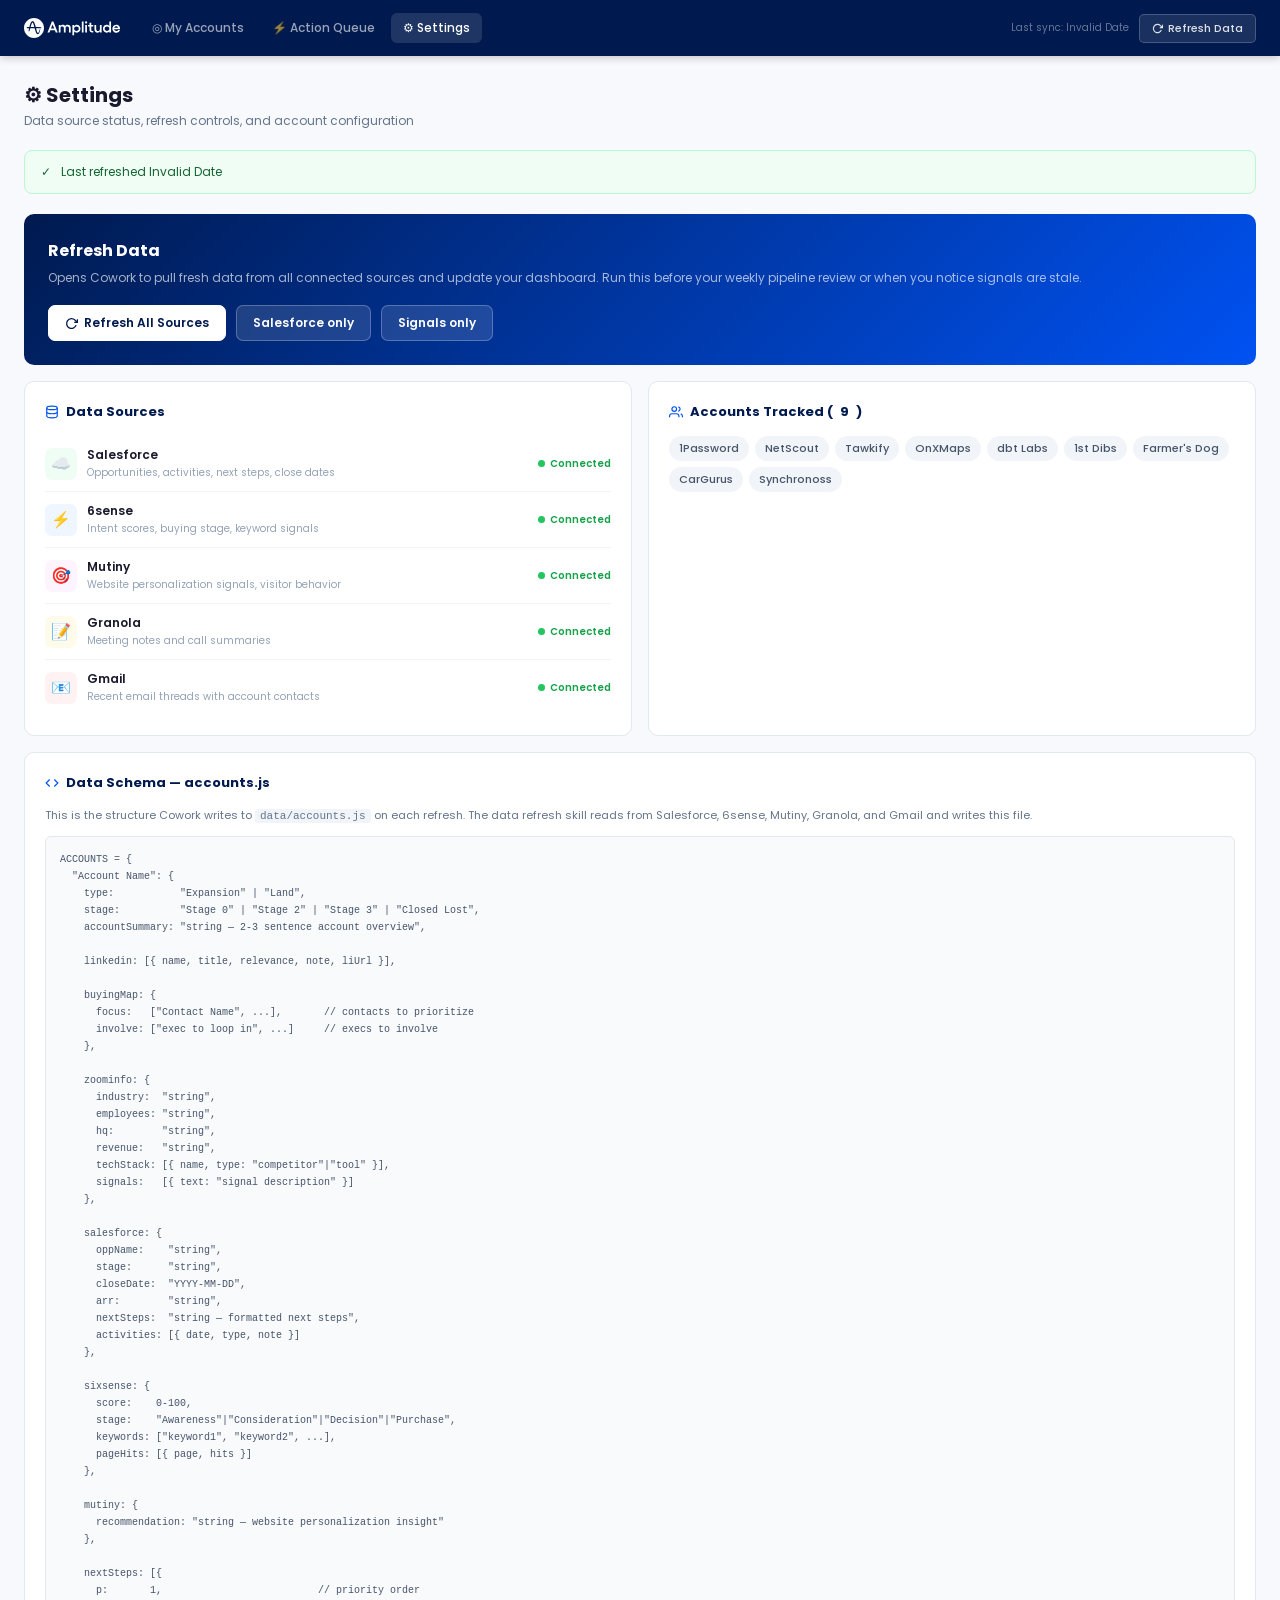
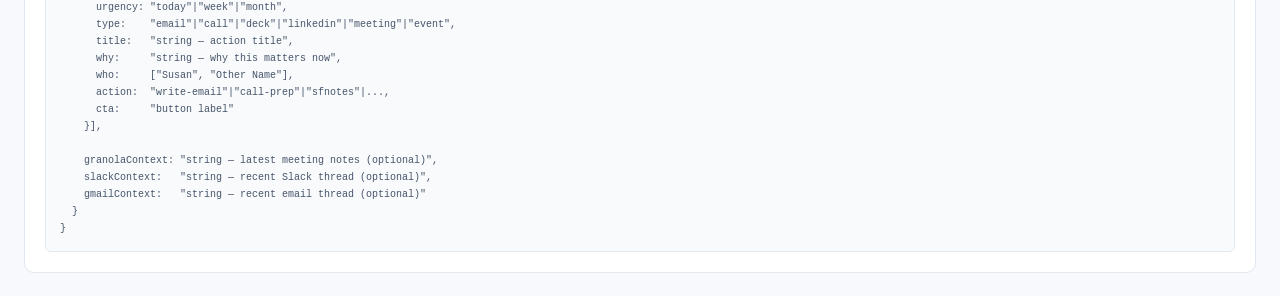
<file: settings.html>
<!DOCTYPE html>
<html lang="en">
<head>
  <meta charset="UTF-8" />
  <meta name="viewport" content="width=device-width, initial-scale=1.0" />
  <title>Settings — Amplitude AE Dashboard</title>
  <link rel="preconnect" href="https://fonts.googleapis.com">
  <link href="https://fonts.googleapis.com/css2?family=Poppins:wght@300;400;500;600;700&display=swap" rel="stylesheet">
  <style>
/* ── Amplitude Design Tokens ─────────────────────────────────────── */
:root {
  --navy:      #001A4F;
  --blue:      #0052F2;
  --lilac:     #6980FF;
  --teal:      #00B2A9;
  --offwhite:  #F7F9FC;
  --dark:      #1A1A2E;
  --mid:       #64748B;
  --light:     #E2E8F0;
  --surface:   #fff;
  --radius:    10px;
  --shadow:    0 2px 12px rgba(0,0,0,0.07);
}

* { box-sizing: border-box; margin: 0; padding: 0; }

body {
  font-family: 'Poppins', sans-serif;
  background: var(--offwhite);
  color: var(--dark);
  min-height: 100vh;
  font-size: 13px;
}

/* ── Nav ─────────────────────────────────────────────────────────── */
.nav {
  background: var(--navy);
  padding: 0 24px;
  display: flex;
  align-items: center;
  justify-content: space-between;
  height: 56px;
  position: sticky;
  top: 0;
  z-index: 100;
  box-shadow: 0 2px 8px rgba(0,0,0,0.2);
}

.nav-logo img { height: 20px; width: auto; display: block; }

.nav-links {
  display: flex;
  align-items: center;
  gap: 4px;
}

.nav-links a {
  color: rgba(255,255,255,0.6);
  text-decoration: none;
  font-size: 12px;
  font-weight: 500;
  padding: 6px 12px;
  border-radius: 6px;
  transition: all 0.15s;
  display: flex;
  align-items: center;
  gap: 6px;
}

.nav-links a:hover { color: #fff; background: rgba(255,255,255,0.08); }
.nav-links a.active { color: #fff; background: rgba(255,255,255,0.12); }

.nav-right {
  display: flex;
  align-items: center;
  gap: 10px;
}

.refresh-btn {
  background: rgba(255,255,255,0.1);
  border: 1px solid rgba(255,255,255,0.2);
  color: rgba(255,255,255,0.85);
  font-family: 'Poppins', sans-serif;
  font-size: 11px;
  font-weight: 500;
  padding: 5px 12px;
  border-radius: 5px;
  cursor: pointer;
  display: flex;
  align-items: center;
  gap: 5px;
  transition: all 0.15s;
}
.refresh-btn:hover { background: rgba(255,255,255,0.18); }

.last-sync {
  font-size: 10px;
  color: rgba(255,255,255,0.4);
}

/* ── Page wrapper ────────────────────────────────────────────────── */
.page { padding: 24px; max-width: 1400px; margin: 0 auto; }

.page-header {
  margin-bottom: 20px;
}

.page-title {
  font-size: 20px;
  font-weight: 700;
  color: var(--dark);
}

.page-subtitle {
  font-size: 12px;
  color: var(--mid);
  margin-top: 2px;
}

/* ── Card ────────────────────────────────────────────────────────── */
.card {
  background: var(--surface);
  border-radius: var(--radius);
  box-shadow: var(--shadow);
  border: 1px solid var(--light);
}

.card-header {
  padding: 14px 18px 0;
  display: flex;
  align-items: center;
  justify-content: space-between;
}

.card-title {
  font-size: 12px;
  font-weight: 700;
  color: var(--dark);
  display: flex;
  align-items: center;
  gap: 6px;
  text-transform: uppercase;
  letter-spacing: 0.3px;
}

/* ── Badges ──────────────────────────────────────────────────────── */
.badge {
  font-size: 10px;
  font-weight: 600;
  padding: 2px 8px;
  border-radius: 20px;
  display: inline-block;
}

.badge-expansion { background: #EEF2FF; color: #4338CA; }
.badge-land      { background: #F0FDF4; color: #166534; }
.badge-stage2    { background: #FFF7ED; color: #C2410C; }
.badge-stage3    { background: #ECFDF5; color: #065F46; }
.badge-stage0    { background: #F8FAFC; color: #64748B; }
.badge-lost      { background: #FEF2F2; color: #991B1B; }

/* ── Intent score bar ────────────────────────────────────────────── */
.intent-bar {
  display: flex;
  align-items: center;
  gap: 8px;
}

.intent-track {
  flex: 1;
  height: 5px;
  background: var(--light);
  border-radius: 3px;
  overflow: hidden;
}

.intent-fill {
  height: 100%;
  border-radius: 3px;
  background: var(--blue);
}

.intent-score {
  font-size: 11px;
  font-weight: 700;
  color: var(--blue);
  min-width: 28px;
  text-align: right;
}

/* ── Urgency labels ──────────────────────────────────────────────── */
.urg-today { border-left: 3px solid #EF4444; }
.urg-week  { border-left: 3px solid #F59E0B; }
.urg-month { border-left: 3px solid #6980FF; }

.sl-today { background: #FEE2E2; color: #991B1B; font-size: 9px; font-weight: 700; padding: 2px 6px; border-radius: 3px; }
.sl-week  { background: #FEF3C7; color: #92400E; font-size: 9px; font-weight: 700; padding: 2px 6px; border-radius: 3px; }
.sl-month { background: #EEF2FF; color: #4338CA; font-size: 9px; font-weight: 700; padding: 2px 6px; border-radius: 3px; }

/* ── Buttons ─────────────────────────────────────────────────────── */
.btn {
  font-family: 'Poppins', sans-serif;
  font-weight: 600;
  border: none;
  cursor: pointer;
  border-radius: 6px;
  transition: all 0.15s;
  display: inline-flex;
  align-items: center;
  gap: 5px;
}

.btn-primary {
  background: var(--blue);
  color: #fff;
  font-size: 12px;
  padding: 8px 16px;
}
.btn-primary:hover { background: var(--navy); }

.btn-cowork {
  background: var(--blue);
  color: #fff;
  font-size: 11px;
  font-weight: 700;
  padding: 6px 12px;
  border-radius: 6px;
  border: none;
  cursor: pointer;
  font-family: 'Poppins', sans-serif;
  transition: background 0.15s;
}
.btn-cowork:hover { background: var(--navy); }
.btn-cowork.success { background: #059669; }

.btn-ghost {
  background: none;
  color: var(--mid);
  font-size: 11px;
  padding: 5px 10px;
  border: 1px solid var(--light);
}
.btn-ghost:hover { border-color: var(--blue); color: var(--blue); }

/* ── Filter chips ────────────────────────────────────────────────── */
.filters {
  display: flex;
  gap: 6px;
  flex-wrap: wrap;
  margin-bottom: 16px;
}

.chip {
  background: var(--surface);
  border: 1px solid var(--light);
  color: var(--mid);
  font-family: 'Poppins', sans-serif;
  font-size: 11px;
  font-weight: 500;
  padding: 4px 12px;
  border-radius: 20px;
  cursor: pointer;
  transition: all 0.15s;
}
.chip:hover { border-color: var(--blue); color: var(--blue); }
.chip.active { background: var(--blue); color: #fff; border-color: var(--blue); }

/* ── Modal ───────────────────────────────────────────────────────── */
.modal-overlay {
  position: fixed;
  inset: 0;
  background: rgba(10,20,50,0.45);
  z-index: 200;
  display: flex;
  align-items: center;
  justify-content: center;
  padding: 20px;
}

.modal-box {
  background: #fff;
  border-radius: 14px;
  width: 560px;
  max-width: 100%;
  box-shadow: 0 24px 64px rgba(0,0,0,0.22);
  overflow: hidden;
}

.modal-head {
  background: var(--navy);
  padding: 14px 18px;
  display: flex;
  align-items: center;
  justify-content: space-between;
}

.modal-head-title {
  color: #fff;
  font-weight: 700;
  font-size: 14px;
  display: flex;
  align-items: center;
  gap: 8px;
}

.modal-close {
  background: none;
  border: none;
  color: rgba(255,255,255,0.6);
  font-size: 22px;
  cursor: pointer;
  line-height: 1;
}

.modal-body { padding: 20px; }

.modal-cowork-btn {
  display: flex;
  align-items: center;
  justify-content: center;
  gap: 8px;
  width: 100%;
  background: var(--blue);
  color: #fff;
  font-family: 'Poppins', sans-serif;
  font-size: 13px;
  font-weight: 700;
  padding: 11px 18px;
  border-radius: 8px;
  border: none;
  cursor: pointer;
  margin-bottom: 10px;
  transition: background 0.15s;
}
.modal-cowork-btn:hover { background: var(--navy); }
.modal-cowork-btn.success { background: #059669; }

.modal-prompt-hint {
  font-size: 10px;
  color: var(--mid);
  margin-bottom: 8px;
}

.modal-prompt-text {
  background: var(--offwhite);
  border: 1px solid var(--light);
  border-radius: 7px;
  padding: 12px;
  font-size: 11px;
  line-height: 1.6;
  color: var(--dark);
  max-height: 220px;
  overflow-y: auto;
  white-space: pre-wrap;
  margin-bottom: 8px;
}

.modal-copy-btn {
  background: var(--offwhite);
  border: 1px solid var(--light);
  color: var(--mid);
  font-family: 'Poppins', sans-serif;
  font-size: 11px;
  font-weight: 600;
  padding: 6px 14px;
  border-radius: 5px;
  cursor: pointer;
}
.modal-copy-btn.copied { background: #D1FAE5; border-color: #6EE7B7; color: #065F46; }

/* ── Misc helpers ────────────────────────────────────────────────── */
.empty-state {
  text-align: center;
  padding: 60px 20px;
  color: var(--mid);
}

.empty-state h3 { font-size: 15px; margin-bottom: 6px; color: var(--dark); }
.empty-state p  { font-size: 12px; }

.dot-connected { width: 7px; height: 7px; background: #22C55E; border-radius: 50%; display: inline-block; }
.dot-error     { width: 7px; height: 7px; background: #EF4444; border-radius: 50%; display: inline-block; }
.dot-unknown   { width: 7px; height: 7px; background: #94A3B8; border-radius: 50%; display: inline-block; }

</style>
  <style>
    .settings-grid {
      display: grid;
      grid-template-columns: 1fr 1fr;
      gap: 16px;
    }

    @media (max-width: 768px) {
      .settings-grid { grid-template-columns: 1fr; }
    }

    .settings-card {
      background: #fff;
      border: 1px solid #E2E8F0;
      border-radius: 10px;
      padding: 20px;
    }

    .settings-card-title {
      font-size: 13px;
      font-weight: 700;
      color: #001A4F;
      margin-bottom: 14px;
      display: flex;
      align-items: center;
      gap: 7px;
    }

    .source-row {
      display: flex;
      align-items: center;
      gap: 10px;
      padding: 10px 0;
      border-bottom: 1px solid #F1F5F9;
    }

    .source-row:last-child { border-bottom: none; }

    .source-icon {
      width: 32px;
      height: 32px;
      border-radius: 7px;
      display: flex;
      align-items: center;
      justify-content: center;
      font-size: 16px;
      flex-shrink: 0;
    }

    .source-info { flex: 1; min-width: 0; }

    .source-name {
      font-size: 12px;
      font-weight: 600;
      color: #1A1A2E;
    }

    .source-detail {
      font-size: 10px;
      color: #94A3B8;
      margin-top: 1px;
    }

    .source-status {
      display: flex;
      align-items: center;
      gap: 5px;
      font-size: 10px;
      font-weight: 600;
      flex-shrink: 0;
    }

    .source-status.connected { color: #16A34A; }
    .source-status.error     { color: #DC2626; }
    .source-status.unknown   { color: #94A3B8; }

    .refresh-card {
      background: linear-gradient(135deg, #001A4F 0%, #0052F2 100%);
      border-radius: 10px;
      padding: 24px;
      color: #fff;
      grid-column: span 2;
    }

    .refresh-card-title {
      font-size: 16px;
      font-weight: 700;
      margin-bottom: 6px;
    }

    .refresh-card-sub {
      font-size: 12px;
      color: rgba(255,255,255,0.65);
      margin-bottom: 18px;
      line-height: 1.5;
    }

    .refresh-card-actions {
      display: flex;
      gap: 10px;
      flex-wrap: wrap;
    }

    .refresh-action-btn {
      background: rgba(255,255,255,0.12);
      border: 1px solid rgba(255,255,255,0.25);
      color: #fff;
      font-family: 'Poppins', sans-serif;
      font-size: 12px;
      font-weight: 600;
      padding: 8px 16px;
      border-radius: 7px;
      cursor: pointer;
      display: flex;
      align-items: center;
      gap: 6px;
      transition: all 0.15s;
    }
    .refresh-action-btn:hover { background: rgba(255,255,255,0.2); }
    .refresh-action-btn.primary {
      background: #fff;
      color: #001A4F;
      border-color: #fff;
    }
    .refresh-action-btn.primary:hover { background: #F0F4FF; }

    .last-sync-banner {
      background: #F0FDF4;
      border: 1px solid #BBF7D0;
      border-radius: 8px;
      padding: 12px 16px;
      display: flex;
      align-items: center;
      gap: 10px;
      margin-bottom: 20px;
      font-size: 12px;
      color: #166534;
    }

    .accounts-tracked {
      display: flex;
      flex-wrap: wrap;
      gap: 6px;
      margin-top: 10px;
    }

    .account-chip {
      background: #F1F5F9;
      color: #475569;
      font-size: 11px;
      font-weight: 500;
      padding: 4px 10px;
      border-radius: 20px;
      text-decoration: none;
      transition: all 0.15s;
    }
    .account-chip:hover { background: #EFF6FF; color: #0052F2; }

    .schema-code {
      background: #F8FAFC;
      border: 1px solid #E2E8F0;
      border-radius: 6px;
      padding: 14px;
      font-family: monospace;
      font-size: 10px;
      line-height: 1.7;
      color: #475569;
      overflow-x: auto;
      white-space: pre;
    }
  </style>
</head>
<body>
  <div id="app-nav"></div>

  <div class="page">
    <div class="page-header">
      <div class="page-title">⚙ Settings</div>
      <div class="page-subtitle">Data source status, refresh controls, and account configuration</div>
    </div>

    <!-- Last sync banner -->
    <div class="last-sync-banner" id="syncBanner">
      <span>✓</span>
      <span id="syncText">Data loaded from accounts.js</span>
    </div>

    <div class="settings-grid">

      <!-- Refresh card -->
      <div class="refresh-card">
        <div class="refresh-card-title">Refresh Data</div>
        <div class="refresh-card-sub">
          Opens Cowork to pull fresh data from all connected sources and update your dashboard.
          Run this before your weekly pipeline review or when you notice signals are stale.
        </div>
        <div class="refresh-card-actions">
          <button class="refresh-action-btn primary" onclick="refreshAll()">
            <svg width="13" height="13" viewBox="0 0 24 24" fill="none" stroke="currentColor" stroke-width="2.5"><polyline points="23 4 23 10 17 10"/><path d="M20.49 15a9 9 0 1 1-2.12-9.36L23 10"/></svg>
            Refresh All Sources
          </button>
          <button class="refresh-action-btn" onclick="refreshSalesforce()">Salesforce only</button>
          <button class="refresh-action-btn" onclick="refreshSignals()">Signals only</button>
        </div>
      </div>

      <!-- Data sources -->
      <div class="settings-card">
        <div class="settings-card-title">
          <svg width="14" height="14" viewBox="0 0 24 24" fill="none" stroke="#0052F2" stroke-width="2"><ellipse cx="12" cy="5" rx="9" ry="3"/><path d="M21 12c0 1.66-4 3-9 3s-9-1.34-9-3"/><path d="M3 5v14c0 1.66 4 3 9 3s9-1.34 9-3V5"/></svg>
          Data Sources
        </div>

        <div class="source-row">
          <div class="source-icon" style="background:#F0FDF4;">☁️</div>
          <div class="source-info">
            <div class="source-name">Salesforce</div>
            <div class="source-detail">Opportunities, activities, next steps, close dates</div>
          </div>
          <div class="source-status connected" id="sf-status">
            <div class="dot-connected"></div> Connected
          </div>
        </div>

        <div class="source-row">
          <div class="source-icon" style="background:#EFF6FF;">⚡</div>
          <div class="source-info">
            <div class="source-name">6sense</div>
            <div class="source-detail">Intent scores, buying stage, keyword signals</div>
          </div>
          <div class="source-status connected" id="sixsense-status">
            <div class="dot-connected"></div> Connected
          </div>
        </div>

        <div class="source-row">
          <div class="source-icon" style="background:#FDF4FF;">🎯</div>
          <div class="source-info">
            <div class="source-name">Mutiny</div>
            <div class="source-detail">Website personalization signals, visitor behavior</div>
          </div>
          <div class="source-status connected" id="mutiny-status">
            <div class="dot-connected"></div> Connected
          </div>
        </div>

        <div class="source-row">
          <div class="source-icon" style="background:#FFFBEB;">📝</div>
          <div class="source-info">
            <div class="source-name">Granola</div>
            <div class="source-detail">Meeting notes and call summaries</div>
          </div>
          <div class="source-status connected" id="granola-status">
            <div class="dot-connected"></div> Connected
          </div>
        </div>

        <div class="source-row">
          <div class="source-icon" style="background:#FEF2F2;">📧</div>
          <div class="source-info">
            <div class="source-name">Gmail</div>
            <div class="source-detail">Recent email threads with account contacts</div>
          </div>
          <div class="source-status connected" id="gmail-status">
            <div class="dot-connected"></div> Connected
          </div>
        </div>
      </div>

      <!-- Accounts tracked -->
      <div class="settings-card">
        <div class="settings-card-title">
          <svg width="14" height="14" viewBox="0 0 24 24" fill="none" stroke="#0052F2" stroke-width="2"><path d="M17 21v-2a4 4 0 0 0-4-4H5a4 4 0 0 0-4 4v2"/><circle cx="9" cy="7" r="4"/><path d="M23 21v-2a4 4 0 0 0-3-3.87"/><path d="M16 3.13a4 4 0 0 1 0 7.75"/></svg>
          Accounts Tracked (<span id="accountCount">0</span>)
        </div>
        <div class="accounts-tracked" id="accountsList"></div>
      </div>

      <!-- Data schema -->
      <div class="settings-card" style="grid-column: span 2;">
        <div class="settings-card-title">
          <svg width="14" height="14" viewBox="0 0 24 24" fill="none" stroke="#0052F2" stroke-width="2"><polyline points="16 18 22 12 16 6"/><polyline points="8 6 2 12 8 18"/></svg>
          Data Schema — accounts.js
        </div>
        <div style="font-size:11px;color:#64748B;margin-bottom:10px;line-height:1.6;">
          This is the structure Cowork writes to <code style="background:#F1F5F9;padding:1px 5px;border-radius:3px;">data/accounts.js</code> on each refresh.
          The data refresh skill reads from Salesforce, 6sense, Mutiny, Granola, and Gmail and writes this file.
        </div>
        <div class="schema-code">ACCOUNTS = {
  "Account Name": {
    type:           "Expansion" | "Land",
    stage:          "Stage 0" | "Stage 2" | "Stage 3" | "Closed Lost",
    accountSummary: "string — 2-3 sentence account overview",

    linkedin: [{ name, title, relevance, note, liUrl }],

    buyingMap: {
      focus:   ["Contact Name", ...],       // contacts to prioritize
      involve: ["exec to loop in", ...]     // execs to involve
    },

    zoominfo: {
      industry:  "string",
      employees: "string",
      hq:        "string",
      revenue:   "string",
      techStack: [{ name, type: "competitor"|"tool" }],
      signals:   [{ text: "signal description" }]
    },

    salesforce: {
      oppName:    "string",
      stage:      "string",
      closeDate:  "YYYY-MM-DD",
      arr:        "string",
      nextSteps:  "string — formatted next steps",
      activities: [{ date, type, note }]
    },

    sixsense: {
      score:    0-100,
      stage:    "Awareness"|"Consideration"|"Decision"|"Purchase",
      keywords: ["keyword1", "keyword2", ...],
      pageHits: [{ page, hits }]
    },

    mutiny: {
      recommendation: "string — website personalization insight"
    },

    nextSteps: [{
      p:       1,                          // priority order
      urgency: "today"|"week"|"month",
      type:    "email"|"call"|"deck"|"linkedin"|"meeting"|"event",
      title:   "string — action title",
      why:     "string — why this matters now",
      who:     ["Susan", "Other Name"],
      action:  "write-email"|"call-prep"|"sfnotes"|...,
      cta:     "button label"
    }],

    granolaContext: "string — latest meeting notes (optional)",
    slackContext:   "string — recent Slack thread (optional)",
    gmailContext:   "string — recent email thread (optional)"
  }
}</div>
      </div>

    </div>
  </div>

  <div id="actionModal" style="display:none;" class="modal-overlay"></div>

  <script>
// accounts.json — written by Cowork data refresh skill
// Last updated: manually seeded
// DO NOT edit by hand — regenerated by Cowork on each refresh

const ACCOUNTS = {
  "1Password": {
    type: "Expansion", stage: "Stage 2",
    accountSummary: "Strong expansion candidate — Nancy Wang (CTO) owns AI-first mandate and the $200K ITOM use case budget. AI just approved for EU org, CSMs being onboarded. Best window in 12 months to push volume expansion + Experimentation/PSP upsell.",
    linkedin: [
      { name: "Nancy Wang", title: "Chief Technology Officer", relevance: "buyer", note: "Key exec target — needs to validate volume expansion. Spenser Skates intro TBD.", li: "#" },
      { name: "Lauren Attewell", title: "Head of Legal & Admin", relevance: "influencer", note: "Controls contract + procurement process.", li: "#" },
      { name: "Pedro Canahuati", title: "SVP Engineering", relevance: "influencer", note: "Engineering leader who owns the platform — cares about data depth.", li: "#" },
      { name: "Jeff Shiner", title: "CEO", relevance: "buyer", note: "Ultimate economic buyer for expansion of this size.", li: "#" },
      { name: "Akshay Bhargava", title: "Chief Product Officer", relevance: "influencer", note: "Product org owns Amplitude usage — potential champion if engaged.", li: "#" },
    ],
    zoominfo: {
      company: "1Password", industry: "Cybersecurity / SaaS", employees: "~800", hq: "Toronto, ON", revenue: "$320M+ ARR", funding: "Series C — $620M",
      website: "1password.com",
      techStack: [{ name: "Amplitude ✓", type: "amplitude" }, { name: "Segment", type: "normal" }, { name: "Snowflake", type: "normal" }, { name: "dbt", type: "normal" }, { name: "Looker", type: "normal" }, { name: "Pendo ⚠", type: "competitor" }, { name: "Zendesk", type: "normal" }],
      signals: [{ date: "Apr 2026", text: "Hiring: Senior Data Analyst (Product Analytics) — 2 open roles" }, { date: "Mar 2026", text: "Launched 1Password Extended Access Management — new product line" }, { date: "Feb 2026", text: "CTO Nancy Wang joined from Meta — first full quarter in seat" }]
    },
    salesforce: {
      oppName: "1Password — Platform Expansion Q2 2026", stage: "Stage 2 — Value Validation",
      closeDate: "Jun 30, 2026", lastActivity: "Apr 8, 2026",
      nextSteps: "Set up exec meeting between Nancy Wang (CTO) and Spenser Skates to validate volume expansion use case. Lauren Attewell managing legal review. Send revised order form by Apr 25.",
      activities: [{ type: "Call", date: "Apr 8", note: "Discovery with Lauren — expansion interest confirmed, legal review flagged" }, { type: "Email", date: "Mar 28", note: "Sent usage report showing 40% growth in tracked events vs contract tier" }, { type: "Meeting", date: "Mar 15", note: "QBR with Ariana (CSM) + 1Password — expansion path agreed in principle" }]
    },
    sixsense: {
      score: 78, stage: "Decision",
      personas: ["Product Analytics", "Data Engineering", "C-Suite / Finance"],
      keywords: ["product analytics platform", "user behavior tracking", "feature adoption metrics", "data warehouse analytics", "volume pricing analytics"],
      activities: [{ date: "Apr 13", type: "web", label: "Web Visit", text: "Pricing page — 4 visits this week by 3 unique users" }, { date: "Apr 11", type: "content", label: "Content", text: "Downloaded 'Scaling Analytics with Amplitude' enterprise guide" }, { date: "Apr 9", type: "search", label: "Search", text: "Researching 'amplitude enterprise pricing' + 'analytics seat pricing'" }, { date: "Apr 7", type: "web", label: "Web Visit", text: "Customer stories page — focused on security/SaaS case studies" }]
    },
    mutiny: {
      identified: true, lastSeen: "Apr 13, 2026", visits: 7,
      segment: "High-Growth SaaS — Data-Heavy Teams", persona: "Enterprise Analytics Buyer",
      pages: [{ url: "/product/analytics", personalization: "Product Analytics for Security SaaS", engagement: "high" }, { url: "/pricing", personalization: "Enterprise Volume Pricing", engagement: "high" }, { url: "/customers/security", personalization: "Security Industry Case Studies", engagement: "med" }],
      recommendation: "They've hit pricing 4x this week and read the enterprise guide. Lead your next outreach with volume pricing transparency and a side-by-side of current contract vs expansion tier. Reference Okta or Cloudflare as a security-adjacent expansion story."
    },
    buyingMap: {
      focus: ["Nancy Wang", "Akshay Bhargava", "Lauren Attewell"],
      focusNote: "At Stage 2 you need exec validation (Nancy), a product champion (Akshay), and legal coverage (Lauren) to move forward.",
      tiers: [
        { label: "C-Suite / Economic Buyers", people: [
          { name: "Nancy Wang", title: "Chief Technology Officer", role: "Economic Buyer", status: "target", priority: true, note: "First priority — needs exec intro via Spenser Skates. Not yet connected.", li: "#" },
          { name: "Jeff Shiner", title: "CEO", role: "Final Approver", status: "unknown", priority: false, note: "May be required for expansion of this size.", li: "#" },
          { name: "Akshay Bhargava", title: "Chief Product Officer", role: "Champion Candidate", status: "target", priority: true, note: "Product org owns Amplitude usage. Potential champion if engaged.", li: "#" },
        ]},
        { label: "Technical / Influencers", people: [
          { name: "Pedro Canahuati", title: "SVP Engineering", role: "Technical Evaluator", status: "unknown", priority: false, note: "Engineering platform owner. Loop in if technical objections arise.", li: "#" },
        ]},
        { label: "Legal / Procurement", people: [
          { name: "Lauren Attewell", title: "Head of Legal & Admin", role: "Gatekeeper", status: "engaged", priority: true, note: "Actively managing contract review. Relationship is solid.", li: "#" },
        ]}
      ]
    },
    nextSteps: [
      { p:1, urgency:"week", type:"call",     title:"Get Nancy Wang (CTO) exec intro via Spenser Skates",    why:"6sense: Decision stage, pricing page hit 4x this week. First full quarter as CTO — prime window to shape her Amplitude view.", who:["Susan","Spenser Skates"], action:"write-email",  cta:"Draft Intro Ask" },
      { p:2, urgency:"week", type:"email",    title:"Send Lauren Attewell revised order form w/ volume pricing options", why:"Legal review is active. Getting the order form in front of her unblocks contract progress directly.", who:["Susan"], action:"write-email", cta:"Write Email" },
      { p:3, urgency:"week", type:"linkedin", title:"Connect with Akshay Bhargava (CPO) on LinkedIn",        why:"Product org hit pricing + feature pages multiple times. CPO is the natural product champion — don't leave this uncovered.", who:["Susan"], action:"sequence",    cta:"Build Sequence" },
      { p:4, urgency:"month",type:"deck",     title:"Build expansion deck: current usage vs expansion tier",  why:"Nancy meeting needs an exec-ready story with ROI clearly laid out before she'll sponsor the expansion.", who:["Susan"], action:"deck",         cta:"Create Deck" },
    ]
  },

  "NetScout": {
    type: "New Logo", stage: "Stage 3",
    accountSummary: "$200K POC at Stage 3 — highest intent account in the book (88/100). Pamela Jacques (VP Marketing, economic buyer) approval is the gating item. ⚠️ Adobe competitive objection in Ali's inbox needs a response before the exec demo.",
    linkedin: [
      { name: "Aliasgar Amin", title: "Director, Digital Experience & Analytics", relevance: "champion", note: "Internal champion — driving the POC. Primary prospect in Outreach.", li: "https://www.linkedin.com/in/aliasgar-amin/" },
      { name: "Pamela Jacques", title: "VP, Corporate Marketing", relevance: "buyer", note: "Economic buyer — approval is gating per SF notes. Next action: exec brief + pricing conversation.", li: "https://app.zoominfo.com/#/apps/profile/person/17326059451" },
      { name: "Belinda Yung-Rubke", title: "Global VP, Area, Customer Marketing", relevance: "champion", note: "Data champion — Michael and Don report to her. Key technical sign-off on marketing use cases.", li: "https://app.zoominfo.com/#/apps/profile/person/1679298952" },
      { name: "Jean Bua", title: "CFO", relevance: "buyer", note: "Controls final budget approval. ZI accuracy score 92 — email verified. Not yet in conversation.", li: "https://app.zoominfo.com/#/apps/profile/person/1265551392" },
      { name: "Sanjay Munshi", title: "Chief Operating Officer", relevance: "influencer", note: "COO — will care about adoption and operational ROI. ZI accuracy 98.", li: "https://app.zoominfo.com/#/apps/profile/person/1324207783" },
    ],
    zoominfo: {
      company: "NETSCOUT Systems, Inc.", industry: "Networking Software / Cybersecurity", employees: "2,102", hq: "Westford, MA", revenue: "$861M (NASDAQ: NTCT)", funding: "Public — Founded 1984",
      website: "netscout.com",
      techStack: [{ name: "Tableau ⚠", type: "competitor" }, { name: "Google Analytics ⚠", type: "competitor" }, { name: "Salesforce", type: "normal" }, { name: "Marketo", type: "normal" }, { name: "AWS", type: "normal" }, { name: "ServiceNow", type: "normal" }],
      signals: [{ date: "Mar 24 '26", text: "🔥 Hiring surge in Marketing — more open roles than any point in past 12 months (content, digital, social, video). Team is scaling." }, { date: "Mar 23 '26", text: "MWC 2026: DDoS + AI-driven cybersecurity positioning. Darren Anstee quoted in Technology Magazine." }, { date: "Feb 12 '26", text: "Positioning as AI-driven defense platform for 2026 — AI security commentary from Gaurav Mohan." }]
    },
    salesforce: {
      oppName: "NETSCOUT | Land | -", stage: "Stage 3 — Business & Technical Evaluation",
      closeDate: "Jun 26, 2026", lastActivity: "Apr 14, 2026",
      nextSteps: "4.2.26 — Commercials + POC scope kick-off call with Ali Amin. Key items to confirm: economic buyer (Pamela — approval is gating), binary success criteria, committed Go/No-Go decision date, full buying committee (Marketing: Michael/Don + IT parallel demos). POC structure: 3-week POC + 90-day opt-out per Ali's request. Next: brief Pamela on pricing, schedule exec demo.",
      activities: [{ type: "Call", date: "Apr 2", note: "Commercials + POC scope kick-off with Ali. Confirmed 3-week POC + 90-day opt-out structure. Exec demo with Pamela TBD." }, { type: "Demo", date: "Mar 5", note: "Follow-up demo to finish features + demo of current analytics flow with Ali's team." }, { type: "Demo", date: "Mar 4", note: "Initial POC demo — Ali confirmed strong interest, escalating to Pamela for exec alignment." }]
    },
    sixsense: {
      score: 88, stage: "Purchase",
      personas: ["Product Management", "Data & Analytics", "Marketing / CMO"],
      keywords: ["product analytics enterprise", "user journey analytics", "amplitude vs tableau", "digital experience analytics", "POC analytics platform"],
      activities: [{ date: "Apr 14", type: "web", label: "Web Visit", text: "ROI calculator page — 2 sessions today from Westford IP" }, { date: "Apr 12", type: "content", label: "Content", text: "Watched 'Amplitude for Enterprise' webinar (full 47 min)" }, { date: "Apr 11", type: "search", label: "Search", text: "Comparing 'amplitude vs tableau for product analytics'" }, { date: "Apr 9", type: "web", label: "Web Visit", text: "Security & compliance page — 3 unique visitors" }]
    },
    mutiny: {
      identified: true, lastSeen: "Apr 14, 2026", visits: 12,
      segment: "Enterprise New Eval — High Urgency", persona: "Enterprise POC Stage",
      pages: [{ url: "/product/data-management", personalization: "Enterprise Data Governance", engagement: "high" }, { url: "/roi-calculator", personalization: "Enterprise ROI Calculator", engagement: "high" }, { url: "/security", personalization: "Enterprise Security & Compliance", engagement: "high" }],
      recommendation: "Most engaged account in your book — 12 website visits, full webinar watch. Pamela's team hit the ROI calculator today. Send exec brief TODAY with ROI estimate pre-filled for NetScout's scale. Strike while hot."
    },
    buyingMap: {
      focus: ["Pamela Jacques", "Aliasgar Amin", "Belinda Yung-Rubke"],
      focusNote: "POC stage requires your champion (Ali) driving evaluation, Belinda signing off on marketing use cases, and Pamela (VP Corp Marketing) aligned as economic buyer before you can advance.",
      tiers: [
        { label: "Economic Buyer / Exec Sponsors", people: [
          { name: "Pamela Jacques", title: "VP, Corporate Marketing", role: "Economic Buyer", status: "target", priority: true, note: "Approval is gating per SF notes. Needs exec brief + pricing conversation. ZoomInfo confirmed contact.", li: "https://app.zoominfo.com/#/apps/profile/person/17326059451" },
          { name: "Jean Bua", title: "CFO", role: "Budget Holder", status: "unknown", priority: false, note: "Final budget sign-off. ZI accuracy 92, email verified. Not yet engaged.", li: "https://app.zoominfo.com/#/apps/profile/person/1265551392" },
          { name: "Sanjay Munshi", title: "Chief Operating Officer", role: "Influencer", status: "unknown", priority: false, note: "Will weigh in on operational ROI and adoption plan.", li: "https://app.zoominfo.com/#/apps/profile/person/1324207783" },
        ]},
        { label: "Champion / Evaluation Team", people: [
          { name: "Aliasgar Amin", title: "Director, Digital Experience & Analytics", role: "Champion", status: "engaged", priority: true, note: "Primary prospect in Outreach. Driving the POC — confirmed 3-week structure + 90-day opt-out.", li: "https://www.linkedin.com/in/aliasgar-amin/" },
          { name: "Belinda Yung-Rubke", title: "Global VP, Area, Customer Marketing", role: "Technical Sign-off", status: "engaged", priority: true, note: "Data champion. Michael and Don report to her. Key gatekeeper for marketing analytics use cases.", li: "https://app.zoominfo.com/#/apps/profile/person/1679298952" },
        ]}
      ]
    },
    nextSteps: [
      { p:1, urgency:"today", type:"email",   title:"Send Pamela Jacques (VP Corp Marketing) exec brief — do this TODAY",      why:"She's the economic buyer gating the POC. Intent is high (88 score), and ZoomInfo confirms NetScout is on a marketing hiring surge right now — perfect hook for the ROI conversation.", who:["Susan"], action:"write-email", cta:"Write Email Now" },
      { p:2, urgency:"week",  type:"deck",    title:"Build POC success deck for Pamela's exec sponsorship",   why:"CMO sponsorship requires polished enterprise materials. Ali can't advance the POC without exec backing from Pamela.", who:["Susan"], action:"deck",       cta:"Create Deck" },
      { p:3, urgency:"week",  type:"meeting", title:"Schedule Belinda's team follow-up demo (week of Apr 21)", why:"POC success criteria set — demo is the next gate for technical buy-in before Pamela signs off.", who:["Susan","Becca Abusharkh"], action:"write-email", cta:"Draft Invite" },
      { p:4, urgency:"week",  type:"call",    title:"Eddie: prep technical architecture doc by Apr 18",       why:"POC requires this for Belinda's team to validate the integration plan. Hard dependency on timeline.", who:["Susan","Eddie Chiang"], action:"sfnotes", cta:"Log in SF" },
    ],
    slackContext: `From Slack (#ext-netscout-amplitude + internal DMs):
• External channel #ext-netscout-amplitude active with Ali and Eddie — Eddie shared ZoomInfo WebSights data governance doc directly with Ali
• Ali explicitly emailed requesting Becca lead the IT team demo: "the IT team requirements are very specific and nuanced, and I would highly recommend Becca being on this call"
• ⚠️ Adobe rep sent Ali a document arguing "Amplitude is not a good match for our requirements" — Ali forwarded it to Susan asking for her response. This objection needs to be addressed directly.
• SF pipeline hygiene flag: NetScout Next Steps were last updated 2026-03-05 — flagged as stale by pipeline ops`,
    gmailContext: `From Gmail:
• IT demo took place Apr 8 — Harsha Silina (NetScout IT) + 12 attendees; Shawn shared Granola notes for that meeting
• Active email thread with Ali about IT demo scheduling (Harsha Silina coordinating); Susan confirmed Becca will lead
• Amplitude + NETSCOUT workspace visits logged Apr 7 + Apr 11 — anonymous visitor activity`,
    granolaContext: `From your Granola meeting notes:
• Pamela (VP Marketing) reports directly to CEO and has veto power — "If she doesn't like something, it's an instant no"
• Ali's demo coaching: put Becca front and center for the Pamela demo; lead with AI capabilities (CEO has a company-wide AI mandate and told Ali the current stack is "getting outdated"); frame around gap analysis, NOT ROI — "sales never credits marketing anyway"
• ZoomInfo integration is NON-NEGOTIABLE — currently 20% match rate; account-level journey analysis (AT&T vs Verizon on-site behavior) is Pamela's core use case
• Bot filtering is a major pain point: 150K bot sessions/month
• POC success criteria: API delta ≤10-15%, session count parity (~120-150K sessions/month), ZoomInfo match rate
• Vendor approval process: estimated 4-6 weeks minimum; AI committee review needed for PII (workaround: opt out of AI features initially to accelerate)
• MouseFlow contract locked until Feb 2027; budget pressure — GA4 is free, must justify spend vs. Adobe Analytics
• Pamela demo targeting the week after Ali's pricing review with her; onsite at Waltham HQ floated as an option`
  },

  "Tawkify": {
    type: "New Logo", stage: "Stage 3",
    accountSummary: "$75K deal in legal — MSA in redlines with Doris. ⚡ Call with Doris happened TODAY, Kaia summary just landed. Data infrastructure is the blockers (Leo stretched thin). Close target Jun 26, CEO countersign needed.",
    linkedin: [
      { name: "Doris Lin", title: "Head of Product", relevance: "champion", note: "Main contact — driving the deal. High urgency, close date Jun 26.", li: "#" },
      { name: "Kenneth Shaw", title: "CEO & Co-Founder", relevance: "buyer", note: "Co-founder, likely final approver for $75K contract.", li: "#" },
      { name: "Michelle Jacoby", title: "COO", relevance: "buyer", note: "Operational leader — owns vendor decisions alongside Doris.", li: "#" },
    ],
    zoominfo: {
      company: "Tawkify", industry: "Consumer Marketplace / Matchmaking", employees: "~80", hq: "San Francisco, CA", revenue: "$15–30M est.", funding: "Series B — $12M",
      website: "tawkify.com",
      techStack: [{ name: "Mixpanel ⚠", type: "competitor" }, { name: "Stripe", type: "normal" }, { name: "HubSpot", type: "normal" }, { name: "Segment", type: "normal" }, { name: "AWS", type: "normal" }],
      signals: [{ date: "Apr 2026", text: "In late-stage Amplitude negotiation — MSA in redlines" }, { date: "Mar 2026", text: "Hired Head of Growth — signals investment in conversion optimization" }, { date: "Feb 2026", text: "Mixpanel contract up for renewal Q2 2026 — displacement timing now" }]
    },
    salesforce: {
      oppName: "Tawkify — New Logo $75K", stage: "Stage 3 — Legal / Negotiation",
      closeDate: "Jun 26, 2026", lastActivity: "Apr 11, 2026",
      nextSteps: "MSA in redlines with Doris. Confirm final scope (Analytics + Session Replay). Legal to review by Apr 18. Target signature Jun 20 — 1 week buffer before close date.",
      activities: [{ type: "Contract", date: "Apr 11", note: "Sent MSA + order form to Doris for legal review" }, { type: "Call", date: "Apr 4", note: "Negotiation — agreed $75K, 12-month, Analytics + Session Replay" }, { type: "Demo", date: "Mar 28", note: "Final demo with Doris + CEO Kenneth — strong close signal" }]
    },
    sixsense: {
      score: 73, stage: "Decision",
      personas: ["Product Management", "Executive / C-Suite"],
      keywords: ["amplitude pricing", "session replay analytics", "mixpanel alternative", "product analytics startup"],
      activities: [{ date: "Apr 12", type: "web", label: "Web Visit", text: "Session replay product page — 2 visits from SF IP" }, { date: "Apr 10", type: "content", label: "Content", text: "Read 'Replacing Mixpanel with Amplitude' migration guide" }, { date: "Apr 8", type: "search", label: "Search", text: "Searching 'amplitude session replay pricing'" }]
    },
    mutiny: {
      identified: true, lastSeen: "Apr 12, 2026", visits: 8,
      segment: "Mid-Market Startup — Displacement Eval", persona: "Startup Product & Exec Buyer",
      pages: [{ url: "/product/session-replay", personalization: "Session Replay for Consumer Apps", engagement: "high" }, { url: "/pricing", personalization: "Startup & Growth Pricing", engagement: "high" }, { url: "/vs/mixpanel", personalization: "Amplitude vs Mixpanel", engagement: "high" }],
      recommendation: "They're reading the Mixpanel migration guide and checking Session Replay pricing. Deal is in legal — but reinforce confidence. Send Doris a 1-pager on migration timeline + what Mixpanel customers say post-switch. Removes last-minute cold feet."
    },
    buyingMap: {
      focus: ["Doris Lin", "Kenneth Shaw"],
      focusNote: "Stage 3 — deal is in legal. Doris is your champion driving it over the line. Kenneth (CEO) needs to countersign. Keep both warm and unblock anything immediately.",
      tiers: [
        { label: "Executive / Final Approvers", people: [
          { name: "Kenneth Shaw", title: "CEO & Co-Founder", role: "Final Approver", status: "target", priority: true, note: "Co-founder sign-off required. Warm from final demo — send brief check-in.", li: "#" },
          { name: "Michelle Jacoby", title: "COO", role: "Operational Sign-off", status: "unknown", priority: false, note: "May be looped into contract review — not yet engaged directly.", li: "#" },
        ]},
        { label: "Champion / Deal Driver", people: [
          { name: "Doris Lin", title: "Head of Product", role: "Champion", status: "engaged", priority: true, note: "Driving deal through legal. High urgency — check in every 3 days max.", li: "#" },
        ]}
      ]
    },
    nextSteps: [
      { p:1, urgency:"week",  type:"email",   title:"Check in with Doris on MSA redlines — every 3 days",    why:"Stage 3 in legal. 73 intent, still reading migration guides. Check in keeps momentum and removes blockers before they stall.", who:["Susan"], action:"write-email", cta:"Write Check-in" },
      { p:2, urgency:"week",  type:"email",   title:"Send Doris: Mixpanel → Amplitude migration 1-pager",    why:"Mutiny shows she's reading migration content. Remove last-minute cold feet with a clear migration timeline + customer quote.", who:["Susan"], action:"write-email", cta:"Draft 1-Pager" },
      { p:3, urgency:"week",  type:"call",    title:"Prep Kenneth Shaw (CEO) countersign package",            why:"Stage 3 — CEO countersign required. Getting the package ready removes a delay risk at the finish line.", who:["Susan"], action:"deck",       cta:"Prep Package" },
    ],
    slackContext: `From Slack (#ext-amplitude-tawkify + internal DMs):
• External channel #ext-amplitude-tawkify exists — created for Tawkify/Arrows + Amplitude planning
• Tawkify's stated stack vision: BigQuery as single source of truth, Looker as BI tool, Amplitude as behavioral analytics layer
• Biggest pain point: manual marketing campaign tracking through Google Sheets
• Current tools: Mixpanel, Optimizely, Segment, GTM
• Key funnels to track: onboarding (both platforms), profile completion, new commerce conversion
• SF hygiene: Tawkify next steps also flagged as stale in pipeline hygiene report`,
    gmailContext: `From Gmail:
• ⚡ Call with Doris happened TODAY (Apr 14, 11am-11:20am PDT) — Outreach Kaia summary just landed in inbox. Read it before any follow-up.
• Tawkify Assistant joined the Zoom — recording likely available`,
    granolaContext: `From your Granola meeting notes:
• Doris is the champion; Leo (data engineer) is stretched thin supporting 3 areas — data infrastructure is the real blocker
• Chicken-and-egg situation: need data investment to show value, need buy-in to invest
• Previous Amplitude account hit 50K MTU limit (Nov 2025) — address this proactively in any conversation
• Susan is sending Segment integration guide + AI quick-start tool; Doris to attempt Segment connection independently`
  },

  "OnXMaps": {
    type: "Expansion", stage: "Stage 2",
    accountSummary: "Good expansion candidate — onsite being planned (target core week). Nate Crook just introduced Preethi Ramani (new CPO) to Amplitude EAB. 5 draft outreach emails to team members are ready to send. AI feature adoption at 30% vs 50% target is the gap to close.",
    linkedin: [
      { name: "Abby Minrath", title: "Director, Product Analytics", relevance: "champion", note: "Main contact — deeply aligned on expansion value.", li: "#" },
      { name: "Chris Borg", title: "VP Data & Analytics", relevance: "buyer", note: "Owns the analytics budget. Needs a compelling story.", li: "#" },
      { name: "Preethi Ramani", title: "Chief Product Officer (new)", relevance: "buyer", note: "New CPO — first 90 days. Priority exec target. Nate Crook connection.", li: "#" },
      { name: "Eric Siegfried", title: "CEO", relevance: "influencer", note: "Founder/CEO — onsite planned, validates strategic direction.", li: "#" },
    ],
    zoominfo: {
      company: "onX Maps", industry: "Outdoor Recreation / Mobile Apps", employees: "~250", hq: "Missoula, MT", revenue: "$80M+ est.", funding: "Private — PE-backed",
      website: "onxmaps.com",
      techStack: [{ name: "Amplitude ✓", type: "amplitude" }, { name: "Snowflake", type: "normal" }, { name: "dbt", type: "normal" }, { name: "Looker", type: "normal" }, { name: "Braze", type: "normal" }, { name: "AppsFlyer", type: "normal" }],
      signals: [{ date: "Apr 2026", text: "Onsite visit planning underway — Eric + Preethi Ramani (new CPO) expected" }, { date: "Mar 2026", text: "OnX Backcountry product in beta — new analytics use case" }, { date: "Feb 2026", text: "Preethi Ramani joined as CPO — reviewing product analytics stack" }]
    },
    salesforce: {
      oppName: "OnXMaps — Platform Expansion (New Products)", stage: "Stage 2 — Discovery",
      closeDate: "Jul 31, 2026", lastActivity: "Apr 7, 2026",
      nextSteps: "Schedule onsite with Abby + Chris Borg + Preethi Ramani. Nate Crook to do exec intro with Preethi before visit. Prepare product expansion use case deck for Backcountry + Hunt. Target onsite in May.",
      activities: [{ type: "Call", date: "Apr 7", note: "Check-in with Abby — onsite confirmed for late May, Preethi open to meeting" }, { type: "Email", date: "Mar 31", note: "Sent new product analytics overview — Abby shared with Chris Borg" }, { type: "Meeting", date: "Mar 20", note: "EBR with Ariana (CSM) + onX — expansion path clear" }]
    },
    sixsense: {
      score: 62, stage: "Consideration",
      personas: ["Product Analytics", "Executive / CPO"],
      keywords: ["amplitude new products", "multi-product analytics", "outdoor app analytics", "mobile analytics platform"],
      activities: [{ date: "Apr 10", type: "web", label: "Web Visit", text: "Multi-product analytics page — Preethi's team browsing" }, { date: "Apr 7", type: "content", label: "Content", text: "Read 'Scaling Analytics Across Product Lines' guide" }, { date: "Apr 4", type: "web", label: "Web Visit", text: "Amplitude for mobile apps page — 2 visits" }]
    },
    mutiny: {
      identified: true, lastSeen: "Apr 10, 2026", visits: 5,
      segment: "Current Customer — Expansion Candidate", persona: "Multi-Product Analytics Buyer",
      pages: [{ url: "/product/multi-product", personalization: "Analytics Across Product Lines", engagement: "high" }, { url: "/customers/mobile", personalization: "Mobile-First Success Stories", engagement: "med" }, { url: "/product/experiment", personalization: "Experimentation for New Products", engagement: "low" }],
      recommendation: "Preethi is browsing multi-product content — she's evaluating whether to standardize analytics across Hunt, Backcountry, and Fishing. Lead the onsite with a live demo across all 3 products. Show unified dashboards as the headline story."
    },
    buyingMap: {
      focus: ["Preethi Ramani", "Chris Borg", "Abby Minrath"],
      focusNote: "Expansion needs CPO buy-in (Preethi — new in seat, prime window), budget owner alignment (Chris), and champion enablement (Abby). Onsite is your catalyst.",
      tiers: [
        { label: "Executive Tier", people: [
          { name: "Preethi Ramani", title: "Chief Product Officer (new)", role: "Economic Buyer", status: "target", priority: true, note: "New CPO — first 90 days. Prime window for influence. Nate Crook intro key.", li: "#" },
          { name: "Eric Siegfried", title: "CEO", role: "Exec Sponsor", status: "target", priority: false, note: "Will attend onsite — relationship builder. Not a blocker but great for deal gravity.", li: "#" },
        ]},
        { label: "Budget / Analytics Leadership", people: [
          { name: "Chris Borg", title: "VP Data & Analytics", role: "Budget Owner", status: "target", priority: true, note: "Owns the analytics budget. Abby has shared deck with him — needs direct outreach.", li: "#" },
        ]},
        { label: "Champion", people: [
          { name: "Abby Minrath", title: "Director, Product Analytics", role: "Champion", status: "engaged", priority: true, note: "Your inside champion. Keep her enabled and ahead of Preethi's questions.", li: "#" },
        ]}
      ]
    },
    nextSteps: [
      { p:1, urgency:"week",  type:"meeting", title:"Send calendar hold for May onsite (Abby + Chris + Preethi)", why:"Onsite is confirmed in principle — locking the date makes it real for all three stakeholders and protects your timeline.", who:["Susan"], action:"write-email", cta:"Draft Invite" },
      { p:2, urgency:"week",  type:"call",    title:"Nate Crook: exec intro with Preethi Ramani (new CPO)",   why:"New CPO in first 90 days — this is the highest-leverage moment to shape her Amplitude story. Nate is the right connector.", who:["Susan","Nate Crook"], action:"write-email", cta:"Draft Intro Ask" },
      { p:3, urgency:"month", type:"deck",    title:"Build multi-product expansion deck for onsite",           why:"Hunt + Backcountry + Fishing — needs a unified analytics vision for Preethi. This is the centerpiece of the onsite.", who:["Susan"], action:"deck", cta:"Create Deck" },
      { p:4, urgency:"week",  type:"linkedin","title":"Direct outreach to Chris Borg (VP Data) before onsite", why:"Budget owner needs a direct touch before onsite, not just Abby relaying messages. Build the relationship now.", who:["Susan"], action:"sequence", cta:"Draft LinkedIn" },
    ],
    slackContext: `From Slack:
• Susan added onXMaps (org id 22304) to #epd-gtm-outreach for product-led outreach enablement
• Brett Eisner available to help prep for onsite — asked for access to a sheet to get familiar`,
    gmailContext: `From Gmail:
• ⚡ 5 draft emails sitting unsent to onXMaps contacts: Maria Holden (Ford partnership analytics), Karlie Hays (Fish Dashboard), Toni Kljucevic (Experiment Analysis notebook), Derrick Nguyen (running experiments but not in Amplitude Experiment), Sophie Dilzell (Full Map vs MVP test) — these are ready to send
• ⚡ Nate Crook already emailed Preethi Ramani (new CPO) Apr 13 about the Amplitude Executive Advisory Board 2026 in San Diego — exec intro is in motion`,
    granolaContext: `From your Granola meeting notes:
• Only 30% of active users are using AI features vs. a 50% target — configure AI Controls (org-level + project-level context, event taxonomy/data dictionary uploads), especially important given onX's complex subscription event definitions
• Onsite plan: model after Ariana's half-day format (general intro + AI accelerator + team-specific sessions); target an onX "core week" for maximum attendance; key to get Chris Borg there
• Slack integration needs a refresh since the AI rollout — Ariana sent the link to Abby to follow up with IT
• Next monthly agenda: align around AI roadmap + agent demos, position it for Chris's attendance`
  },

  "dbt Labs": {
    type: "Expansion", stage: "Stage 2",
    accountSummary: "Not ready for expansion pitch yet — usage at ~45%, need 60%+ before commercial push. Ariana (CSM) owns this track. Monitor for dbt Cloud v2 launch as the natural trigger. Bi-weekly sync with Kate Doebler is active.",
    linkedin: [
      { name: "Kate Doebler", title: "Head of Data & Analytics", relevance: "champion", note: "Main contact — usage depth needs to increase before expansion pitch.", li: "#" },
      { name: "Tristan Handy", title: "CEO & Founder", relevance: "buyer", note: "Founder-led — likely involved in any significant platform expansion.", li: "#" },
      { name: "Drew Banin", title: "Chief Product Officer", relevance: "influencer", note: "Product leader — owns analytics use case within dbt Cloud.", li: "#" },
    ],
    zoominfo: {
      company: "dbt Labs", industry: "Data Infrastructure / Dev Tools", employees: "~400", hq: "Philadelphia, PA (Remote)", revenue: "$100M+ ARR est.", funding: "Series D — $222M",
      website: "getdbt.com",
      techStack: [{ name: "Amplitude ✓", type: "amplitude" }, { name: "Snowflake", type: "normal" }, { name: "Looker", type: "normal" }, { name: "Segment", type: "normal" }, { name: "Linear", type: "normal" }, { name: "Slack", type: "normal" }],
      signals: [{ date: "Apr 2026", text: "dbt Cloud v2 launch — new product surface, potential new analytics use cases" }, { date: "Mar 2026", text: "Hiring: 4 Product Managers across core product + developer experience" }, { date: "Feb 2026", text: "Deepened Snowflake partnership — data infrastructure investment signals" }]
    },
    salesforce: {
      oppName: "dbt Labs — Analytics Expansion", stage: "Stage 2 — Usage Review",
      closeDate: "Aug 31, 2026", lastActivity: "Mar 25, 2026",
      nextSteps: "Hold until usage improves (Ariana's CSM review: target 60%+ feature adoption). Check in with Kate in May. Ariana to flag when threshold is hit.",
      activities: [{ type: "Call", date: "Mar 25", note: "Sync with Ariana — usage at 45%, not ready for expansion yet" }, { type: "Email", date: "Mar 10", note: "Check-in with Kate — positive but no urgency" }, { type: "Meeting", date: "Feb 28", note: "QBR — adoption gaps identified in Experiment + Pathfinder" }]
    },
    sixsense: {
      score: 44, stage: "Awareness",
      personas: ["Data Engineering", "Product Management"],
      keywords: ["amplitude features", "analytics adoption", "product analytics best practices"],
      activities: [{ date: "Apr 5", type: "web", label: "Web Visit", text: "Amplitude Academy page — 2 visits from Kate's team" }, { date: "Mar 28", type: "content", label: "Content", text: "Read 'Getting More from Amplitude' best practices guide" }]
    },
    mutiny: {
      identified: true, lastSeen: "Apr 5, 2026", visits: 3,
      segment: "Current Customer — Nurture / Adoption", persona: "Customer Success Expansion",
      pages: [{ url: "/academy", personalization: "Analytics Maturity Resources", engagement: "med" }, { url: "/product/experiment", personalization: "Experimentation Platform", engagement: "low" }],
      recommendation: "Low urgency signal — this account needs adoption work before expansion pitch. Ariana's CSM track is the right play. Check back in May when usage hopefully hits 60%+. Don't push commercially yet."
    },
    buyingMap: {
      focus: ["Kate Doebler"],
      focusNote: "Not ready for expansion commercially. Focus entirely on Kate — help her drive adoption and become the internal Amplitude champion before any commercial conversation.",
      tiers: [
        { label: "Executive Tier", people: [
          { name: "Tristan Handy", title: "CEO & Founder", role: "Final Approver", status: "unknown", priority: false, note: "Founder-led — will be involved for large expansion. Not time yet.", li: "#" },
          { name: "Drew Banin", title: "Chief Product Officer", role: "Influencer", status: "unknown", priority: false, note: "Product leader — could be an expansion champion later. Not yet engaged.", li: "#" },
        ]},
        { label: "Current Contact", people: [
          { name: "Kate Doebler", title: "Head of Data & Analytics", role: "Champion", status: "engaged", priority: true, note: "Only active contact. Usage at 45% — help her improve adoption first.", li: "#" },
        ]}
      ]
    },
    nextSteps: [
      { p:1, urgency:"month", type:"call",  title:"Wait for Ariana's CSM flag: usage ≥60% before any commercial push", why:"Premature expansion pitch at 45% usage will backfire. Ariana owns this track — let her do the work.", who:["Ariana Henck (CSM)"], action:"sfnotes", cta:"Log Note" },
      { p:2, urgency:"month", type:"email", title:"Watch dbt Cloud v2 launch — reach out when new analytics use cases emerge", why:"New product surface = new analytics complexity = natural expansion hook. Monitor and be first to connect the dots.", who:["Susan"], action:"write-email", cta:"Draft Check-in" },
    ],
    slackContext: `From Slack: No dbt Labs-specific Slack threads found in recent search.`,
    gmailContext: `From Gmail:
• Active bi-weekly sync thread with Kate Doebler (dbt Labs) — Ariana Henck is the primary Amplitude contact; Lottoland troubleshooting situation being handled (Apr 13)
• Susan CC'd on the thread — Ariana managing day-to-day`,
    granolaContext: `From your Granola meeting notes:
• No specific dbt Labs meeting notes found yet — usage data and CSM signals from Ariana are the primary intel source`
  },

  "1st Dibs": {
    type: "New Logo", stage: "Stage 2",
    accountSummary: "Good prospect — Isaac Fox is a strong champion (ex-Reverb, knows Amplitude well). Core pain: no self-serve analytics, everything goes through an analyst queue. Boss on vacation ~2 weeks, target full demo end of April. Heap renewal in Q3 creates displacement urgency.",
    linkedin: [
      { name: "Isaac Fox", title: "VP Product", relevance: "champion", note: "Main contact — engaged in discovery. Need exec buy-in above Isaac.", li: "#" },
      { name: "David Rosenblatt", title: "CEO", relevance: "buyer", note: "CEO — needs to validate the investment case.", li: "#" },
      { name: "Tom Etsy", title: "CTO", relevance: "buyer", note: "Technical decision maker — owns platform roadmap.", li: "#" },
    ],
    zoominfo: {
      company: "1stDibs", industry: "Luxury E-Commerce / Marketplace", employees: "~500", hq: "New York, NY", revenue: "$120M (NASDAQ: DIBS)", funding: "Public",
      website: "1stdibs.com",
      techStack: [{ name: "Heap ⚠", type: "competitor" }, { name: "Google Analytics ⚠", type: "competitor" }, { name: "Salesforce", type: "normal" }, { name: "Segment", type: "normal" }, { name: "Braze", type: "normal" }, { name: "AWS", type: "normal" }],
      signals: [{ date: "Apr 2026", text: "Heap contract coming up for renewal Q3 2026 — displacement window opening" }, { date: "Mar 2026", text: "New VP of Product Analytics hired — Isaac Fox's team expanding" }, { date: "Feb 2026", text: "Launched AI-powered search — new product analytics use case" }]
    },
    salesforce: {
      oppName: "1stDibs — New Logo Evaluation", stage: "Stage 2 — Discovery",
      closeDate: "Sep 30, 2026", lastActivity: "Apr 9, 2026",
      nextSteps: "Brett Eisner (overlay) to land exec meeting with David Rosenblatt. Isaac Fox to share analytics stack audit by Apr 22. Build ROI case around conversion improvement before next meeting.",
      activities: [{ type: "Call", date: "Apr 9", note: "Discovery with Isaac — Heap limitations confirmed, interest in experimentation" }, { type: "Email", date: "Apr 1", note: "Sent competitive comparison: Amplitude vs Heap" }, { type: "Meeting", date: "Mar 20", note: "Intro — identified pain around experimentation + funnel analytics" }]
    },
    sixsense: {
      score: 65, stage: "Consideration",
      personas: ["Product Analytics", "Executive / CEO"],
      keywords: ["heap alternative", "product analytics for ecommerce", "experimentation platform", "amplitude vs heap"],
      activities: [{ date: "Apr 11", type: "search", label: "Search", text: "Searching 'heap vs amplitude comparison' + 'heap alternative'" }, { date: "Apr 9", type: "web", label: "Web Visit", text: "Experimentation product page — 3 visits from NYC IP" }, { date: "Apr 7", type: "content", label: "Content", text: "Read 'Heap Migration to Amplitude' customer story" }]
    },
    mutiny: {
      identified: true, lastSeen: "Apr 11, 2026", visits: 6,
      segment: "Heap Displacement — High Consideration", persona: "E-Commerce Product Buyer",
      pages: [{ url: "/vs/heap", personalization: "Amplitude vs Heap Comparison", engagement: "high" }, { url: "/product/experiment", personalization: "Experimentation for Marketplaces", engagement: "high" }, { url: "/customers/ecommerce", personalization: "E-Commerce Case Studies", engagement: "med" }],
      recommendation: "They're actively researching Heap alternatives and reading the migration story. The Heap renewal window is Q3 — but they're researching now. Get in front of Isaac with a live demo of Experiment + a migration estimate. The timing couldn't be better."
    },
    buyingMap: {
      focus: ["Isaac Fox", "David Rosenblatt"],
      focusNote: "Need to expand beyond Isaac — executive buy-in from David (CEO) is the blocker. Brett Eisner (overlay) is your lever to get that intro. Make that happen this week.",
      tiers: [
        { label: "C-Suite / Exec", people: [
          { name: "David Rosenblatt", title: "CEO", role: "Economic Buyer", status: "target", priority: true, note: "Not yet engaged. Brett Eisner overlay should facilitate intro. Critical.", li: "#" },
          { name: "Tom Etsy", title: "CTO", role: "Technical Decision Maker", status: "unknown", priority: false, note: "Owns platform roadmap — should be looped in after exec alignment.", li: "#" },
        ]},
        { label: "Champion", people: [
          { name: "Isaac Fox", title: "VP Product", role: "Champion", status: "engaged", priority: true, note: "Your champion — engaged in discovery. Needs exec backing above him.", li: "#" },
        ]}
      ]
    },
    nextSteps: [
      { p:1, urgency:"week",  type:"call",    title:"Brett Eisner: facilitate David Rosenblatt (CEO) intro this week", why:"Exec buy-in is the #1 blocker. 65 intent, Heap renewal in Q3. If you don't get above Isaac soon, this deal drags to Q4.", who:["Susan","Brett Eisner"], action:"write-email", cta:"Draft Ask" },
      { p:2, urgency:"week",  type:"email",   title:"Follow up with Isaac Fox — analytics stack audit due Apr 22", why:"The audit is the foundation of your business case. It's late — send a nudge today.", who:["Susan"], action:"write-email", cta:"Write Follow-up" },
      { p:3, urgency:"week",  type:"deck",    title:"Build Heap displacement one-pager + ROI estimate",           why:"They're searching 'heap alternative' and Heap renewal is Q3. They need a reason to move now — give them a compelling number.", who:["Susan"], action:"deck", cta:"Create One-Pager" },
      { p:4, urgency:"month", type:"event",   title:"Invite Isaac + David to upcoming Amplitude event or exec dinner", why:"Executive relationships get built in person. An event is a low-pressure way to get David Rosenblatt into the Amplitude ecosystem.", who:["Susan","Brett Eisner"], action:"event", cta:"Draft Invite" },
    ],
    slackContext: `From Slack: No 1stDibs-specific Slack threads found in recent search.`,
    gmailContext: `From Gmail:
• Active email thread "Re: Amplitude <> 1stdibs" — Susan following up with Jodi Oprandy; Jodi appears hesitant ("Understand your hesitation"). Zach Gould (Amplitude) CC'd.
• Boss is on vacation — Isaac confirmed as main active contact`,
    granolaContext: `From your Granola meeting notes:
• Isaac Fox came from Reverb where he used Amplitude heavily — he's a known buyer and internal advocate
• Core pain: no self-serve analytics at 1stDibs; all requests go through an analyst queue — this is the primary wedge
• Demo targets: conversion funnels, user journeys, reactivation, retention
• Next step: 15-30 min pre-demo sync with Isaac + tech counterpart before full demo
• Boss is on vacation ~2 weeks — target full demo for end of April`
  },

  "Farmer's Dog": {
    type: "New Logo", stage: "Stage 0",
    accountSummary: "Cold outreach territory — no contact yet. DTC subscription brand on Mixpanel, growing fast (Series D, $168M). Best entry: Brett Podolsky (Co-Founder) via LinkedIn displacement angle, or Amelia Schroeder (Head of Product) as the analytics day-to-day owner.",
    linkedin: [
      { name: "Brett Podolsky", title: "Co-Founder & President", relevance: "buyer", note: "Co-founder — no contact yet. Good target for initial outreach.", li: "#" },
      { name: "Jonathan Regev", title: "CEO & Co-Founder", relevance: "buyer", note: "CEO — early stage, no engagement yet.", li: "#" },
      { name: "Amelia Schroeder", title: "Head of Product", relevance: "influencer", note: "Likely owns analytics + experimentation. Cold outreach target.", li: "#" },
    ],
    zoominfo: {
      company: "The Farmer's Dog", industry: "DTC / Pet Food Subscription", employees: "~500", hq: "New York, NY", revenue: "$100M+ est.", funding: "Series D — $168M",
      website: "thefarmersdog.com",
      techStack: [{ name: "Mixpanel ⚠", type: "competitor" }, { name: "Segment", type: "normal" }, { name: "Braze", type: "normal" }, { name: "Snowflake", type: "normal" }, { name: "Looker", type: "normal" }, { name: "Stripe", type: "normal" }],
      signals: [{ date: "Mar 2026", text: "Hiring: Growth PM + Data Analyst roles — product analytics investment" }, { date: "Feb 2026", text: "Expanded TV advertising — new acquisition channels, analytics complexity growing" }, { date: "Jan 2026", text: "Launched cat food product line — new user segment to analyze" }]
    },
    salesforce: {
      oppName: "Farmer's Dog — Prospecting (Stage 0)", stage: "Stage 0 — No Active Convo",
      closeDate: "TBD", lastActivity: "N/A",
      nextSteps: "No contact established. Research exec contacts at Head of Product + Data level. Identify Mixpanel pain points. Plan cold outreach targeting Brett Podolsky or Head of Product via LinkedIn.",
      activities: [{ type: "Note", date: "Apr 2026", note: "Added to book — Mixpanel displacement identified as core angle" }]
    },
    sixsense: {
      score: 41, stage: "Awareness",
      personas: ["Product Management", "Growth / Marketing"],
      keywords: ["mixpanel pricing", "product analytics alternatives", "subscription analytics"],
      activities: [{ date: "Apr 6", type: "web", label: "Web Visit", text: "Amplitude home page — 1 visit from NYC IP" }, { date: "Mar 30", type: "search", label: "Search", text: "Searching 'mixpanel pricing 2026'" }]
    },
    mutiny: {
      identified: false, lastSeen: null, visits: 1,
      segment: "Unknown — Early Stage", persona: "Not yet identified",
      pages: [{ url: "/", personalization: "Homepage (generic)", engagement: "low" }],
      recommendation: "Not yet identified on website and minimal intent signal. This is a cold account. Best angle: cold LinkedIn outreach to Brett Podolsky referencing Mixpanel pricing pain + Farmer's Dog growth trajectory. Mention DTC brands like Daily Harvest or Hungryroot as similar wins."
    },
    buyingMap: {
      focus: ["Brett Podolsky"],
      focusNote: "Stage 0 — no contacts established yet. Start with Brett (President) or Head of Product via cold LinkedIn outreach. Identify a champion before anything else.",
      tiers: [
        { label: "Best Cold Outreach Targets", people: [
          { name: "Brett Podolsky", title: "Co-Founder & President", role: "Economic Buyer", status: "unknown", priority: true, note: "Best outreach target — operator background, will understand analytics value.", li: "#" },
          { name: "Jonathan Regev", title: "CEO & Co-Founder", role: "Final Approver", status: "unknown", priority: false, note: "CEO — can loop in after champion is established.", li: "#" },
          { name: "Amelia Schroeder", title: "Head of Product", role: "Champion Candidate", status: "unknown", priority: true, note: "Likely owns analytics day-to-day. Good secondary cold target.", li: "#" },
        ]}
      ]
    },
    nextSteps: [
      { p:1, urgency:"week",  type:"linkedin", title:"Cold outreach: Brett Podolsky (Co-Founder) on LinkedIn", why:"No contact yet. Mixpanel displacement angle — reference their DTC growth + new cat food line as reason analytics is getting complex.", who:["Susan"], action:"sequence", cta:"Build Sequence" },
      { p:2, urgency:"week",  type:"linkedin", title:"Cold outreach: Amelia Schroeder (Head of Product)",       why:"Alternative entry point — she likely owns analytics day-to-day and will feel the Mixpanel pain most acutely.", who:["Susan"], action:"write-email", cta:"Draft Message" },
      { p:3, urgency:"month", type:"event",    title:"Invite Brett to an upcoming Amplitude event or webinar",  why:"Stage 0 cold accounts warm up faster through events. Low commitment ask, high brand impression.", who:["Susan"], action:"event", cta:"Draft Invite" },
    ],
    granolaContext: `From your Granola meeting notes:
• Stage 0 — no meetings yet. No Granola notes for this account.`
  },

  "CarGurus": {
    type: "New Logo", stage: "Closed Lost / Re-engage",
    accountSummary: "Re-engagement play — lost to FullStory Nov 2025 (gap: session replay depth, now closed). FullStory contract up Q3 2026. Currently showing high intent — Kevin Westlake (CPO) searching 'FullStory alternative' right now. Strike before Q3 renewal locks them in.",
    linkedin: [
      { name: "Sam Zales", title: "President & COO", relevance: "influencer", note: "Operations leader — went with FullStory, may re-engage if pain resurfaces.", li: "#" },
      { name: "Kevin Westlake", title: "Chief Product Officer", relevance: "buyer", note: "CPO — likely owns analytics vendor decision.", li: "#" },
    ],
    zoominfo: {
      company: "CarGurus", industry: "Automotive / Marketplace", employees: "~1,000", hq: "Cambridge, MA", revenue: "$870M (NASDAQ: CARG)", funding: "Public",
      website: "cargurus.com",
      techStack: [{ name: "FullStory ⚠", type: "competitor" }, { name: "Google Analytics ⚠", type: "competitor" }, { name: "Salesforce", type: "normal" }, { name: "Snowflake", type: "normal" }, { name: "AWS", type: "normal" }],
      signals: [{ date: "Apr 2026", text: "FullStory contract up for review Q3 2026 — re-engagement window opening" }, { date: "Mar 2026", text: "CarGurus Finance product launched — new analytics complexity" }, { date: "Jan 2026", text: "Prior eval: went with FullStory; gap was session replay depth at time" }]
    },
    salesforce: {
      oppName: "CarGurus — Re-Engagement 2026", stage: "Closed Lost — Monitoring",
      closeDate: "TBD", lastActivity: "Nov 2025",
      nextSteps: "Monitor FullStory renewal timing (est. Q3 2026). Build re-engagement sequence leading with new Session Replay + Amplitude CDP capabilities — directly address gaps from last eval. Target Q2 2026 for first re-touch.",
      activities: [{ type: "Note", date: "Nov 2025", note: "Closed Lost — went with FullStory. Gap: session replay capabilities." }, { type: "Note", date: "Oct 2025", note: "Final eval — strong on analytics, FullStory won on session replay depth" }]
    },
    sixsense: {
      score: 52, stage: "Consideration",
      personas: ["Product Management", "Executive / CPO"],
      keywords: ["fullstory alternatives", "session replay product analytics", "amplitude session replay", "analytics platform comparison"],
      activities: [{ date: "Apr 13", type: "search", label: "Search", text: "Searching 'fullstory alternative 2026' + 'amplitude session replay'" }, { date: "Apr 10", type: "web", label: "Web Visit", text: "Session Replay product page — 2 visits from Cambridge IP" }]
    },
    mutiny: {
      identified: true, lastSeen: "Apr 13, 2026", visits: 3,
      segment: "Re-Engagement — Researching Alternatives", persona: "Re-Eval Buyer",
      pages: [{ url: "/product/session-replay", personalization: "Session Replay Comparison", engagement: "high" }, { url: "/vs/fullstory", personalization: "Amplitude vs FullStory", engagement: "high" }],
      recommendation: "They're back and searching 'FullStory alternative' — this is your re-engagement signal. Don't wait for Q3. Send Kevin Westlake a personalized note: 'Saw you're evaluating options — wanted to show you how much Session Replay has evolved since we last spoke.' Short, direct, timely."
    },
    buyingMap: {
      focus: ["Kevin Westlake"],
      focusNote: "Re-engagement. Kevin (CPO) is the right re-entry point — directly owns the analytics vendor decision. Lead with what's changed since last eval (Session Replay + CDP).",
      tiers: [
        { label: "Decision Makers", people: [
          { name: "Kevin Westlake", title: "Chief Product Officer", role: "Decision Maker", status: "target", priority: true, note: "CPO — owns the vendor decision. Re-engagement target based on FullStory alt search.", li: "#" },
          { name: "Sam Zales", title: "President & COO", role: "Economic Buyer", status: "unknown", priority: false, note: "Was involved last time. May need to re-engage as deal progresses.", li: "#" },
        ]}
      ]
    },
    nextSteps: [
      { p:1, urgency:"today", type:"email",   title:"Re-engagement email to Kevin Westlake (CPO) — send TODAY", why:"Searching 'FullStory alternative' right now. Mutiny + 6sense both lit up. This is a live signal — don't wait for Q3.", who:["Susan"], action:"write-email", cta:"Write Email Now" },
      { p:2, urgency:"week",  type:"deck",    title:"Build re-engagement deck: what's changed since last eval",  why:"FullStory won on session replay depth last time. That gap is closed. Show exactly what's new — make it impossible to ignore.", who:["Susan"], action:"deck", cta:"Create Deck" },
    ],
    granolaContext: `From your Granola meeting notes:
• No current meeting notes for CarGurus — closed lost in Nov 2025, went with FullStory. Re-engagement window opening as FullStory contract approaches Q3 2026 renewal.`
  },

  "Synchronoss": {
    type: "New Logo", stage: "Stage 2",
    accountSummary: "Good prospect with a live displacement angle — Adobe Analytics contract in review + cost reduction initiative underway. Rob Weinstein is the champion, Surge (his boss) is the real decision-maker. Demo with Surge + Heather being scheduled with Eddie.",
    linkedin: [
      { name: "Rob Weinstein", title: "VP Product Management", relevance: "champion", note: "Main contact — positive initial conversations. Follow-up demo to schedule.", li: "#" },
      { name: "Jeff Miller", title: "CEO", relevance: "buyer", note: "CEO — needs to be looped in for any enterprise commitment.", li: "#" },
      { name: "Taylor Greenwald", title: "Chief Digital Officer", relevance: "buyer", note: "Digital transformation lead — strong business case fit.", li: "#" },
    ],
    zoominfo: {
      company: "Synchronoss Technologies", industry: "Cloud / Telecom Software", employees: "~1,200", hq: "Bridgewater, NJ", revenue: "$160M (NASDAQ: SNCR)", funding: "Public",
      website: "synchronoss.com",
      techStack: [{ name: "Adobe Analytics ⚠", type: "competitor" }, { name: "Salesforce", type: "normal" }, { name: "AWS", type: "normal" }, { name: "Azure", type: "normal" }, { name: "Marketo", type: "normal" }],
      signals: [{ date: "Apr 2026", text: "Adobe Analytics contract in review — cost reduction initiative underway" }, { date: "Mar 2026", text: "New personal cloud product line launching — analytics use case expanding" }, { date: "Feb 2026", text: "Rob Weinstein promoted to VP — first full quarter in role" }]
    },
    salesforce: {
      oppName: "Synchronoss — New Logo Eval", stage: "Stage 2 — Discovery",
      closeDate: "Aug 31, 2026", lastActivity: "Mar 30, 2026",
      nextSteps: "Schedule follow-up demo with Rob + team. Focus on Adobe Analytics displacement story — cost + capability gap. Get Taylor Greenwald (CDO) looped in before formal proposal.",
      activities: [{ type: "Call", date: "Mar 30", note: "Discovery with Rob — Adobe pain confirmed. Scheduling follow-up demo." }, { type: "Email", date: "Mar 22", note: "Sent Amplitude vs Adobe Analytics comparison + ROI case studies" }, { type: "Meeting", date: "Mar 10", note: "Intro — Adobe contract coming up, evaluating alternatives" }]
    },
    sixsense: {
      score: 68, stage: "Consideration",
      personas: ["Product Management", "Digital / CDO", "Executive"],
      keywords: ["adobe analytics alternative", "product analytics for telecom", "amplitude vs adobe", "digital experience analytics"],
      activities: [{ date: "Apr 12", type: "search", label: "Search", text: "Searching 'adobe analytics replacement' + 'amplitude enterprise'" }, { date: "Apr 9", type: "web", label: "Web Visit", text: "Enterprise product page — 3 visits from NJ IP" }, { date: "Apr 6", type: "content", label: "Content", text: "Downloaded 'Adobe Analytics Migration Guide'" }]
    },
    mutiny: {
      identified: true, lastSeen: "Apr 12, 2026", visits: 5,
      segment: "Adobe Displacement — Active Eval", persona: "Enterprise Migration Buyer",
      pages: [{ url: "/vs/adobe", personalization: "Amplitude vs Adobe Analytics", engagement: "high" }, { url: "/product/analytics", personalization: "Product Analytics for Enterprise", engagement: "med" }, { url: "/migrate", personalization: "Migration Resources", engagement: "high" }],
      recommendation: "They downloaded the Adobe migration guide — this is the clearest displacement signal you have. Schedule the follow-up demo this week, lead with the migration story + cost comparison. Taylor (CDO) is the right exec to brief first given digital transformation ownership."
    },
    buyingMap: {
      focus: ["Rob Weinstein", "Taylor Greenwald"],
      focusNote: "Follow-up demo with Rob is the immediate action. Get Taylor (CDO) looped in before any formal proposal — digital transformation ownership makes this her decision.",
      tiers: [
        { label: "Executive / Digital Leadership", people: [
          { name: "Taylor Greenwald", title: "Chief Digital Officer", role: "Economic Buyer", status: "target", priority: true, note: "CDO owns digital transformation — should receive exec brief before proposal.", li: "#" },
          { name: "Jeff Miller", title: "CEO", role: "Final Approver", status: "unknown", priority: false, note: "Will be involved for enterprise commitment. Not yet engaged.", li: "#" },
        ]},
        { label: "Champion / Evaluation", people: [
          { name: "Rob Weinstein", title: "VP Product Management", role: "Champion", status: "engaged", priority: true, note: "Main contact. Follow-up demo to schedule ASAP — strong engagement signal.", li: "#" },
        ]}
      ]
    },
    nextSteps: [
      { p:1, urgency:"week",  type:"meeting", title:"Schedule follow-up demo with Rob Weinstein this week",   why:"Downloaded the Adobe migration guide — strongest intent signal you have. Don't wait. Book the demo before the signal cools.", who:["Susan"], action:"write-email", cta:"Draft Invite" },
      { p:2, urgency:"week",  type:"email",   title:"Send Taylor Greenwald (CDO) exec brief before formal proposal", why:"CDO owns digital transformation — she'll be the economic buyer. Get in front of her before Rob brings in a proposal.", who:["Susan"], action:"write-email", cta:"Write Email" },
      { p:3, urgency:"month", type:"deck",    title:"Build Adobe Analytics displacement business case + migration plan", why:"Adobe contract in review — they need a clear alternative. Cost + capability comparison with migration timeline will close this.", who:["Susan"], action:"deck", cta:"Create Deck" },
    ],
    slackContext: `From Slack (internal DMs with Eddie):
• Eddie Chiang coordinating dry run: internal dry run + external dry run + official demo for Synchronoss
• Eddie noted Synchronoss overlaps with his existing call with Sally — listen-only for Eddie on initial call`,
    gmailContext: `From Gmail: No Synchronoss-specific emails found in recent search.`,
    granolaContext: `From your Granola meeting notes:
• Rob Weinstein is champion; Surge (Rob's boss) is the key decision-maker
• Surge currently uses Glean + static CSVs — Rob is making the case for purpose-built analytics
• Demo focus: Global Agent, MCP (Teams integration is highest priority), dashboard generation
• Next step: Schedule demo with Surge and Heather; Eddie doing a 15-min dry run the day before`
  }
};

const LAST_REFRESH = {
  timestamp: "{}", 
  sources: {
    salesforce: { status: "connected", lastSync: null },
    sixsense:   { status: "connected", lastSync: null },
    mutiny:     { status: "connected", lastSync: null },
    granola:    { status: "connected", lastSync: null },
    gmail:      { status: "connected", lastSync: null }
  }
};

</script>
  <script>
// nav.js — shared nav component injected into every page

const LOGO_SRC = "[data-uri]";

const SKILL_LINKS = {
  'write-email':      'claude://skill/sales:draft-outreach',
  'sequence':         'claude://skill/sales:draft-outreach',
  'call-prep':        'claude://skill/sales:call-prep',
  'call-summary':     'claude://skill/sales:call-summary',
  'battlecard':       'claude://skill/sales:competitive-intelligence',
  'expansion-intel':  'claude://skill/amplitude-expansion-intel',
  'account-research': 'claude://skill/sales:account-research',
  'sfnotes':          'claude://skill/sf-next-steps-updater',
  'deck':             'claude://skill/amplitude-deck',
  'event':            'claude://',
  'contacts':         'claude://skill/zoominfo-prospecting',
};

function injectNav(activePage) {
  const lastSync = (typeof LAST_REFRESH !== 'undefined' && LAST_REFRESH.timestamp)
    ? new Date(LAST_REFRESH.timestamp).toLocaleString('en-US', { month:'short', day:'numeric', hour:'numeric', minute:'2-digit' })
    : 'Never synced';

  const pages = [
    { id: 'index',   label: 'My Accounts', icon: '◎', href: 'index.html' },
    { id: 'queue',   label: 'Action Queue', icon: '⚡', href: 'queue.html' },
    { id: 'settings',label: 'Settings',    icon: '⚙', href: 'settings.html' },
  ];

  const links = pages.map(p => {
    const cls = p.id === activePage ? 'active' : '';
    return `<a href="${p.href}" class="${cls}">${p.icon} ${p.label}</a>`;
  }).join('');

  document.getElementById('app-nav').innerHTML = `
    <nav class="nav">
      <div style="display:flex;align-items:center;gap:20px;">
        <a href="index.html" style="display:flex;align-items:center;">
          <img src="${LOGO_SRC}" alt="Amplitude" style="height:20px;width:auto;" />
        </a>
        <div class="nav-links">${links}</div>
      </div>
      <div class="nav-right">
        <span class="last-sync">Last sync: ${lastSync}</span>
        <button class="refresh-btn" onclick="openRefresh()">
          <svg width="11" height="11" viewBox="0 0 24 24" fill="none" stroke="currentColor" stroke-width="2.5"><polyline points="23 4 23 10 17 10"/><path d="M20.49 15a9 9 0 1 1-2.12-9.36L23 10"/></svg>
          Refresh Data
        </button>
      </div>
    </nav>
  `;
}

function openRefresh() {
  window.location.href = 'claude://skill/amplitude-expansion-intel';
}

// ── Action Modal ──────────────────────────────────────────────────
let _currentSkillLink = 'claude://';
let _currentPrompt = '';

function injectModal() {
  const div = document.createElement('div');
  div.id = 'actionModal';
  div.style.display = 'none';
  div.className = 'modal-overlay';
  div.onclick = (e) => { if (e.target === div) closeModal(); };
  div.innerHTML = `
    <div class="modal-box">
      <div class="modal-head">
        <div class="modal-head-title">
          <span id="modalEmoji">⚡</span>
          <span id="modalTitle">Action</span>
        </div>
        <button class="modal-close" onclick="closeModal()">×</button>
      </div>
      <div class="modal-body">
        <button class="modal-cowork-btn" id="modalCoworkBtn" onclick="openInCowork()">
          <svg width="15" height="15" viewBox="0 0 24 24" fill="none" stroke="currentColor" stroke-width="2.5"><path d="M18 13v6a2 2 0 0 1-2 2H5a2 2 0 0 1-2-2V8a2 2 0 0 1 2-2h6"/><polyline points="15 3 21 3 21 9"/><line x1="10" y1="14" x2="21" y2="3"/></svg>
          Open in Cowork
        </button>
        <div class="modal-prompt-hint">Prompt auto-copies when you click above — just paste in Cowork</div>
        <div class="modal-prompt-text" id="modalPrompt"></div>
        <button class="modal-copy-btn" id="modalCopyBtn" onclick="copyModalPrompt()">Copy prompt</button>
      </div>
    </div>
  `;
  document.body.appendChild(div);
}

function openAction(actionId, acct, title, prompt) {
  _currentSkillLink = SKILL_LINKS[actionId] || 'claude://';
  _currentPrompt = prompt;
  document.getElementById('modalEmoji').textContent = '⚡';
  document.getElementById('modalTitle').textContent = title || actionId;
  document.getElementById('modalPrompt').textContent = prompt;
  document.getElementById('modalCoworkBtn').className = 'modal-cowork-btn';
  document.getElementById('modalCoworkBtn').innerHTML = `
    <svg width="15" height="15" viewBox="0 0 24 24" fill="none" stroke="currentColor" stroke-width="2.5"><path d="M18 13v6a2 2 0 0 1-2 2H5a2 2 0 0 1-2-2V8a2 2 0 0 1 2-2h6"/><polyline points="15 3 21 3 21 9"/><line x1="10" y1="14" x2="21" y2="3"/></svg>
    Open in Cowork`;
  document.getElementById('modalCopyBtn').textContent = 'Copy prompt';
  document.getElementById('modalCopyBtn').classList.remove('copied');
  document.getElementById('actionModal').style.display = 'flex';
}

function closeModal() {
  document.getElementById('actionModal').style.display = 'none';
}

function openInCowork() {
  const btn = document.getElementById('modalCoworkBtn');
  navigator.clipboard.writeText(_currentPrompt).then(() => {
    btn.classList.add('success');
    btn.innerHTML = `<svg width="15" height="15" viewBox="0 0 24 24" fill="none" stroke="currentColor" stroke-width="2.5"><polyline points="20 6 9 17 4 12"/></svg> Copied! Opening Cowork…`;
    setTimeout(() => { window.location.href = _currentSkillLink; }, 400);
    setTimeout(() => {
      btn.classList.remove('success');
      btn.innerHTML = `<svg width="15" height="15" viewBox="0 0 24 24" fill="none" stroke="currentColor" stroke-width="2.5"><path d="M18 13v6a2 2 0 0 1-2 2H5a2 2 0 0 1-2-2V8a2 2 0 0 1 2-2h6"/><polyline points="15 3 21 3 21 9"/><line x1="10" y1="14" x2="21" y2="3"/></svg> Open in Cowork`;
    }, 3000);
  });
}

function copyModalPrompt() {
  navigator.clipboard.writeText(_currentPrompt).then(() => {
    const btn = document.getElementById('modalCopyBtn');
    btn.textContent = '✓ Copied!';
    btn.classList.add('copied');
    setTimeout(() => { btn.textContent = 'Copy prompt'; btn.classList.remove('copied'); }, 2500);
  });
}

</script>
  <script>
    function refreshAll()       { window.location.href = 'claude://skill/amplitude-expansion-intel'; }
    function refreshSalesforce(){ window.location.href = 'claude://skill/sf-next-steps-updater'; }
    function refreshSignals()   { window.location.href = 'claude://skill/signals-review'; }

    function init() {
      // Account list
      const names = Object.keys(ACCOUNTS);
      document.getElementById('accountCount').textContent = names.length;
      document.getElementById('accountsList').innerHTML = names.map(n =>
        `<a class="account-chip" href="account.html?account=${encodeURIComponent(n)}">${n}</a>`
      ).join('');

      // Sync banner
      if (typeof LAST_REFRESH !== 'undefined' && LAST_REFRESH.timestamp) {
        const ts = new Date(LAST_REFRESH.timestamp);
        document.getElementById('syncText').textContent =
          `Last refreshed ${ts.toLocaleString('en-US', { month:'short', day:'numeric', hour:'numeric', minute:'2-digit' })}`;

        // Source statuses
        const sources = LAST_REFRESH.sources || {};
        ['salesforce','sixsense','mutiny','granola','gmail'].forEach(key => {
          const el = document.getElementById(`${key}-status`);
          if (!el) return;
          const s = sources[key];
          if (!s || s.status === 'unknown') {
            el.className = 'source-status unknown';
            el.innerHTML = '<div class="dot-unknown"></div> Unknown';
          } else if (s.status === 'error') {
            el.className = 'source-status error';
            el.innerHTML = '<div class="dot-error"></div> Error';
          } else {
            el.className = 'source-status connected';
            el.innerHTML = '<div class="dot-connected"></div> Connected';
          }
        });
      } else {
        document.getElementById('syncText').textContent =
          'Using local data — click "Refresh All Sources" to pull live data from Cowork';
      }
    }

    injectNav('settings');
    injectModal();
    init();
  </script>
</body>
</html>
</file>
